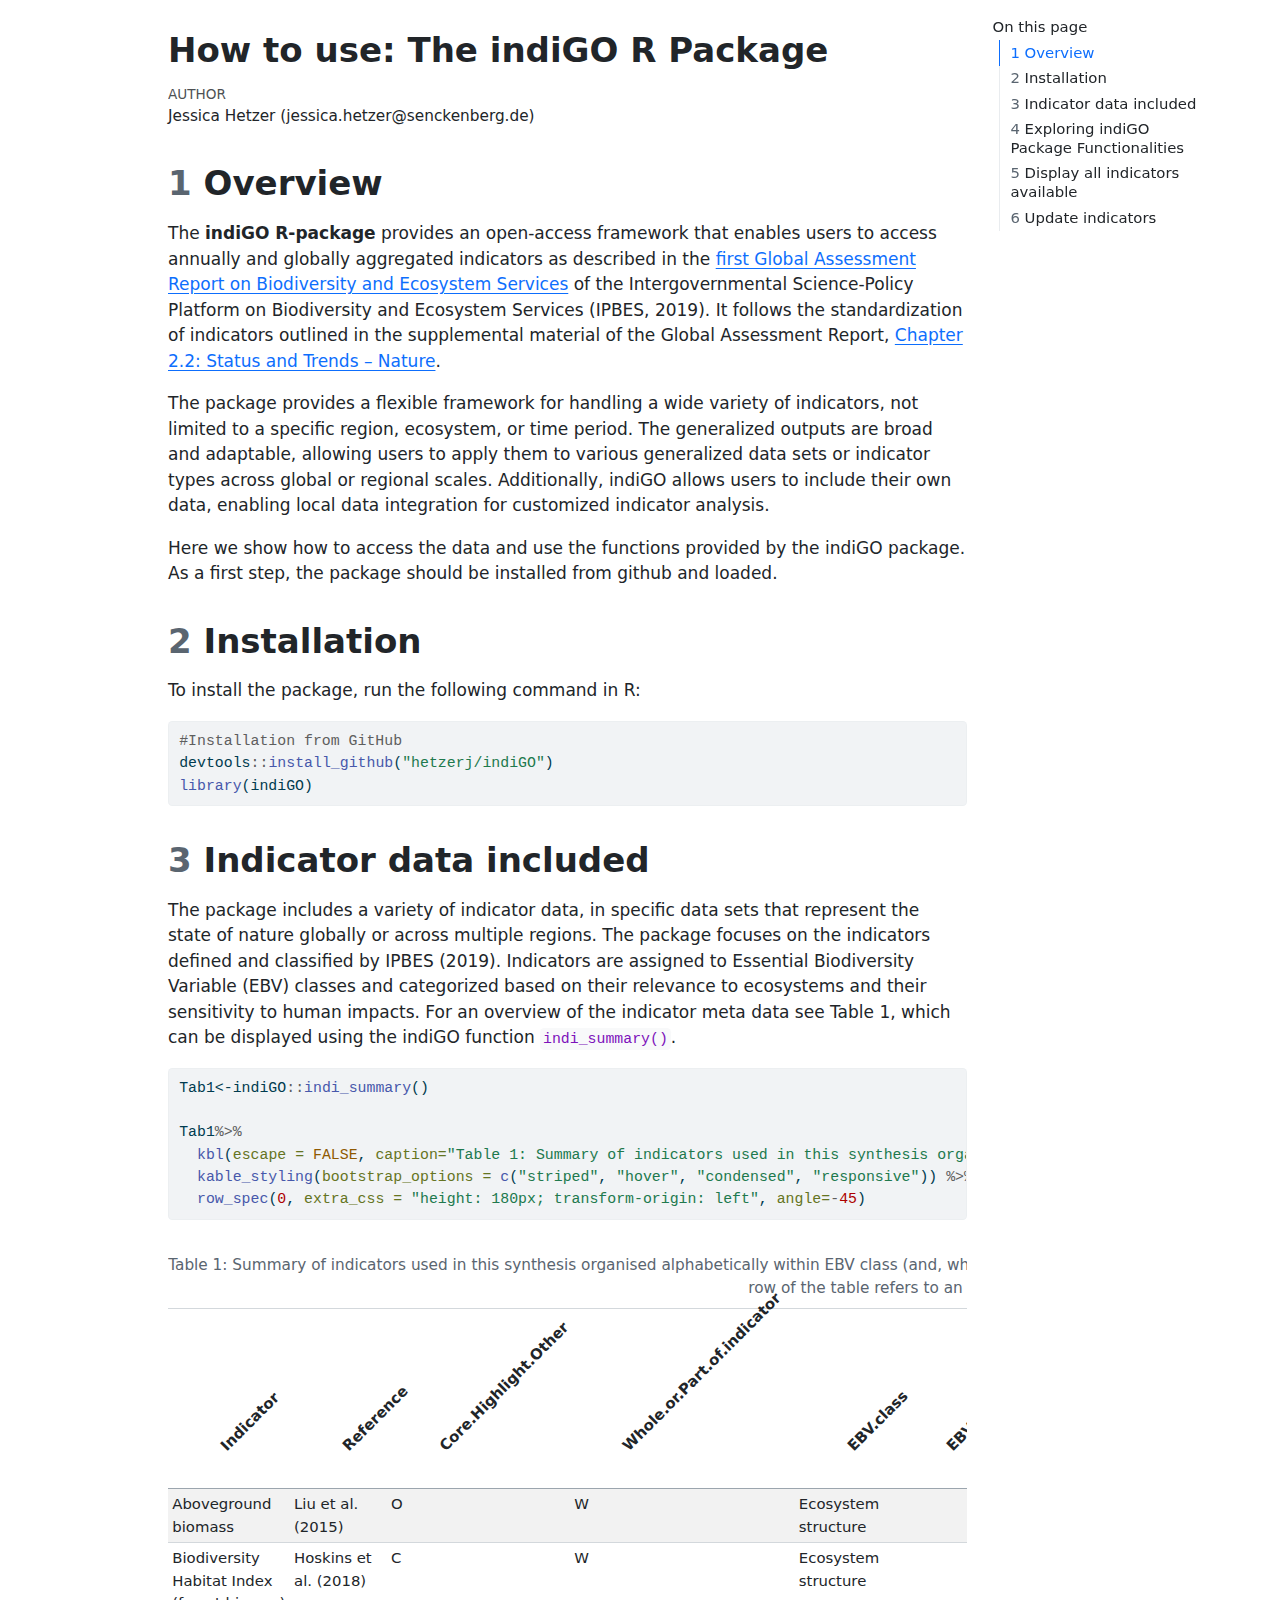
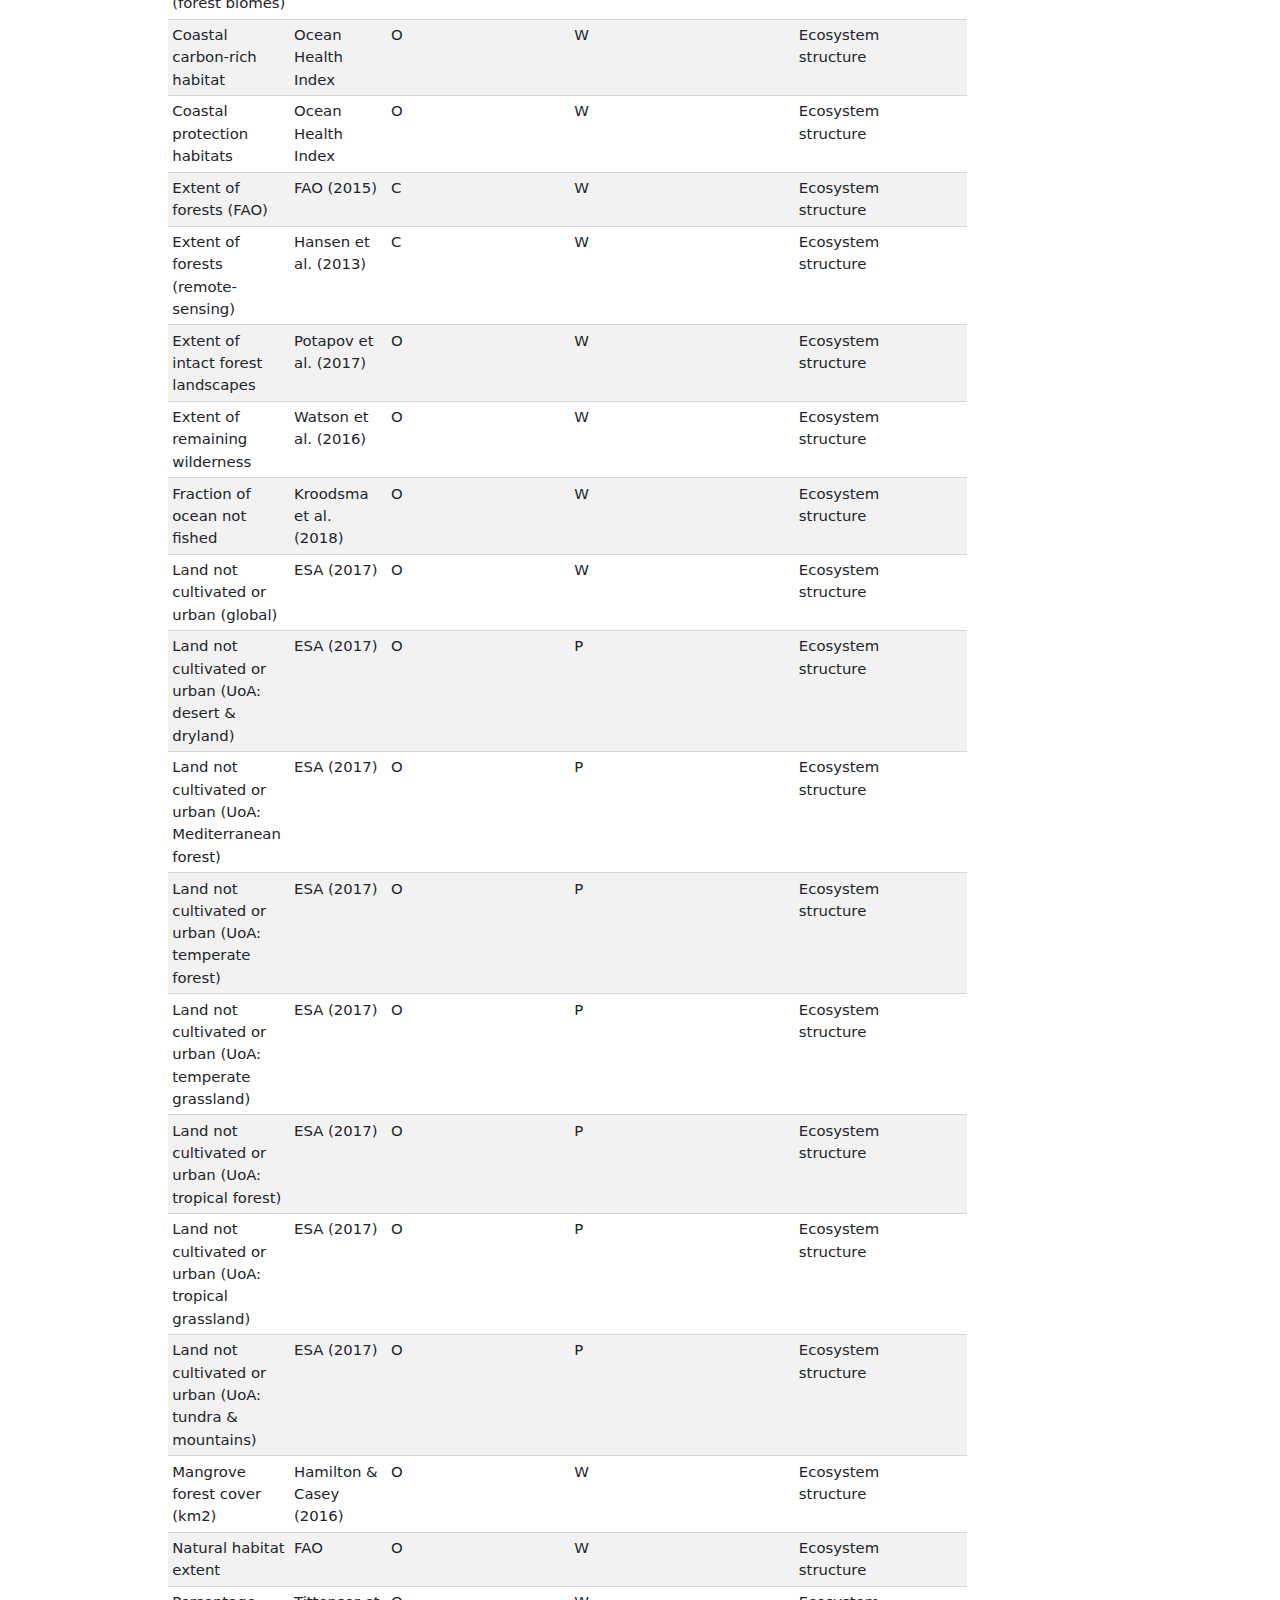
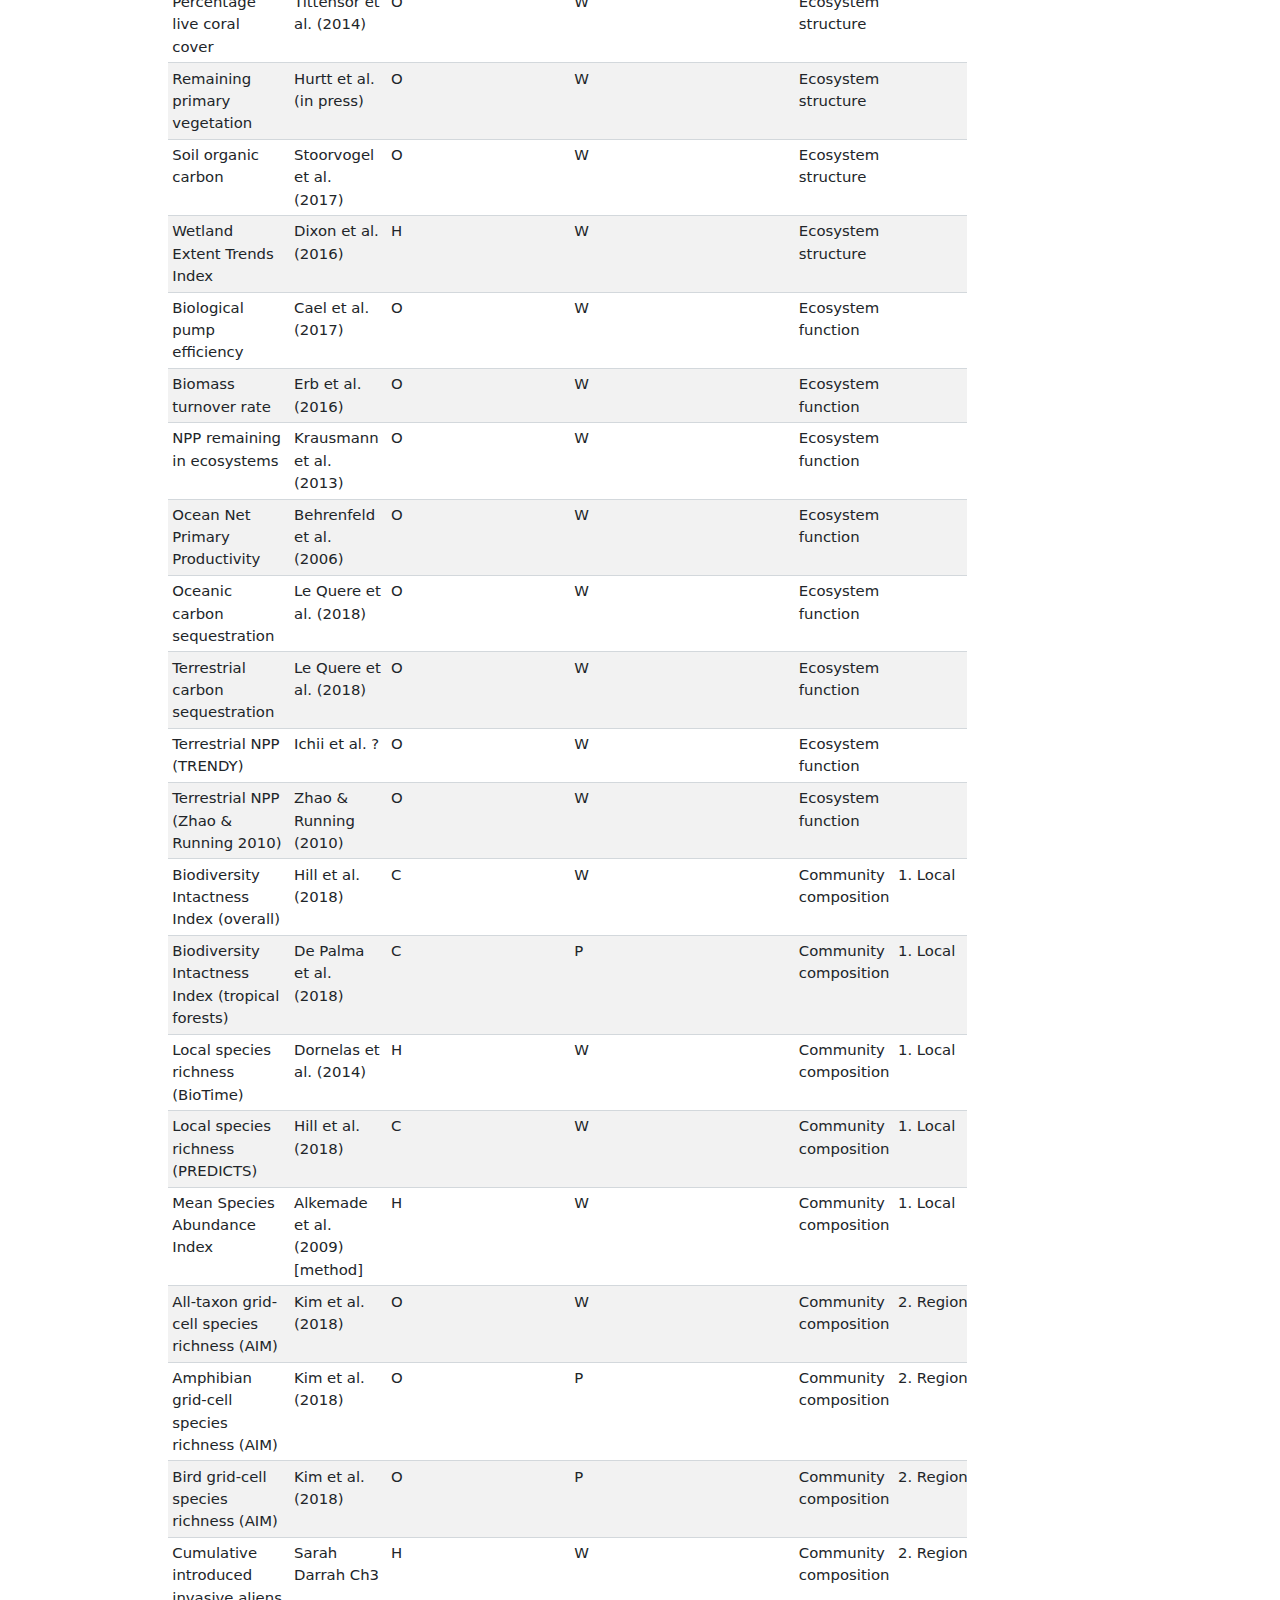
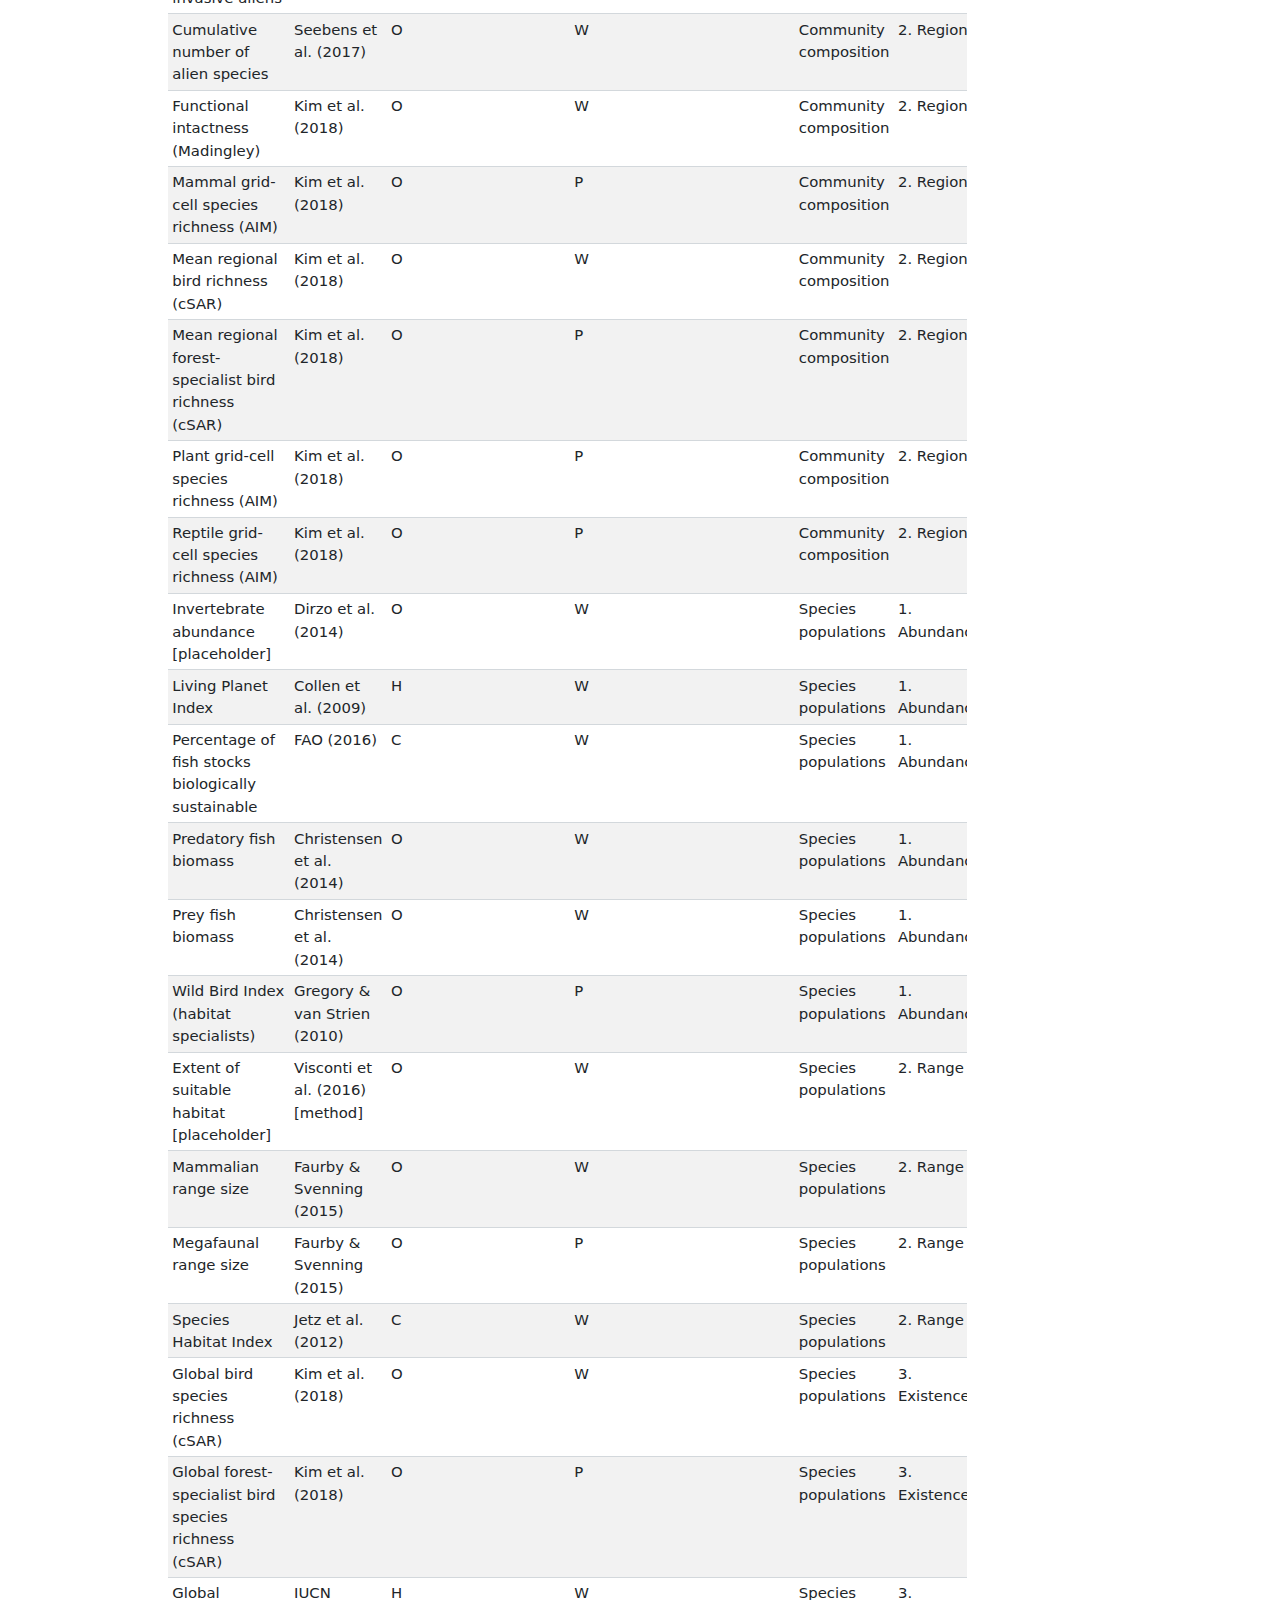
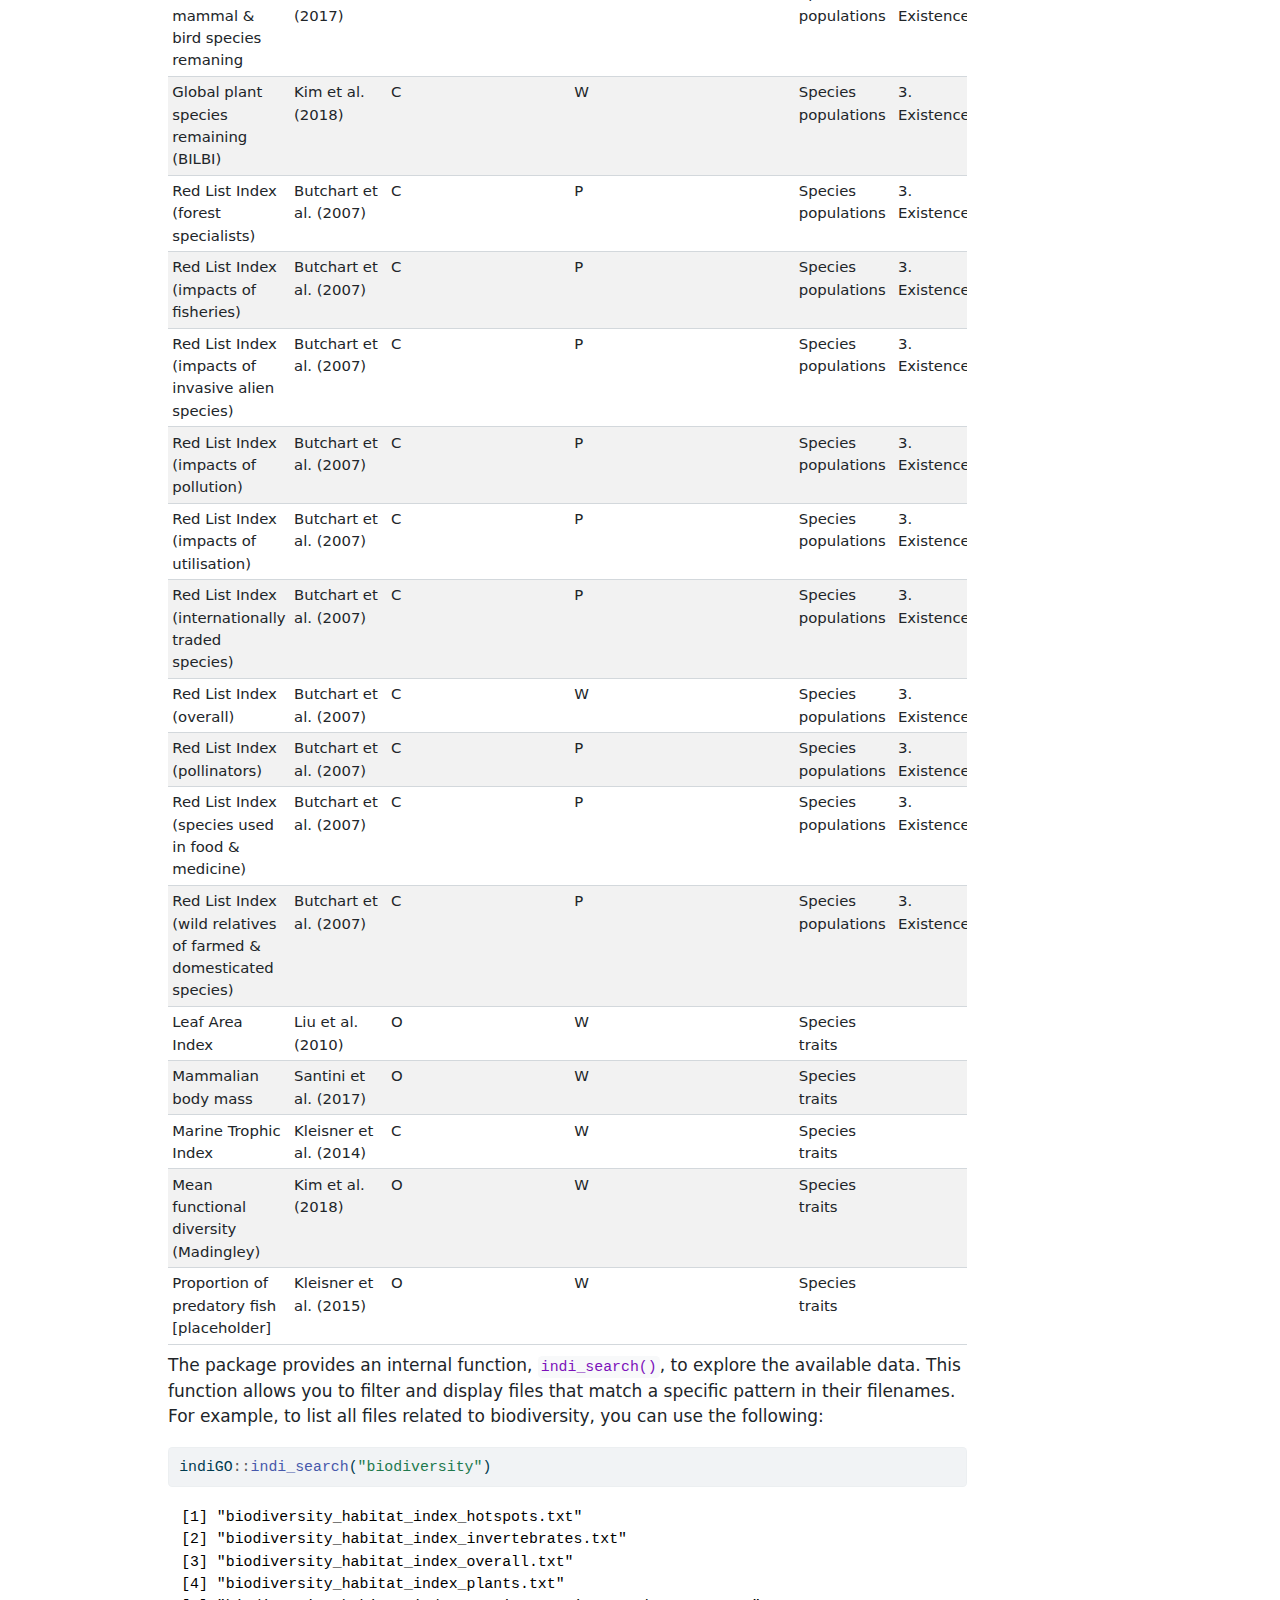
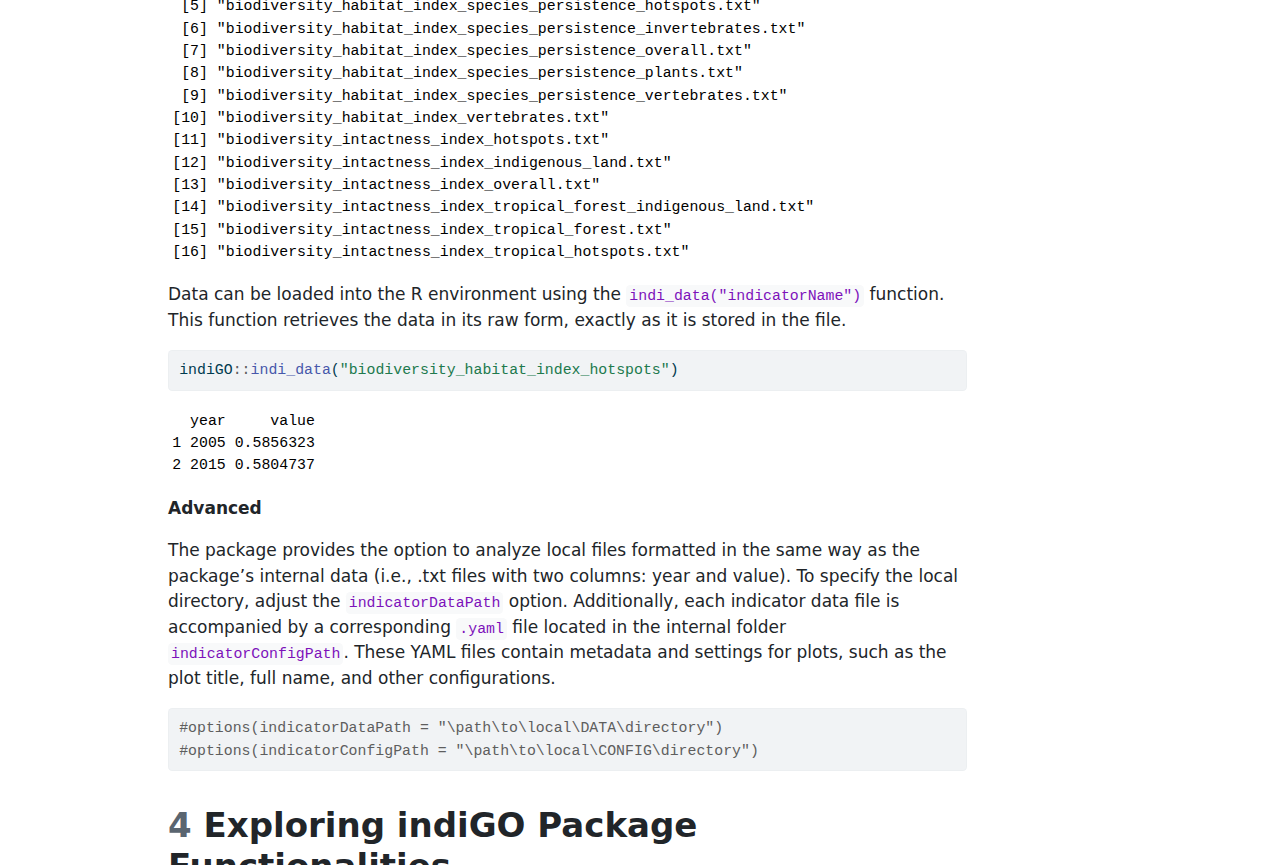
<file: docs/index.html>
<html xmlns="http://www.w3.org/1999/xhtml">    
  <head>      
    <title>Redirect to ia_quarto.html</title>      
    <meta http-equiv="refresh" content="0;URL='ia_quarto.html'" />    
  </head>    
  <body> 
  </body>  
</html>
</file>
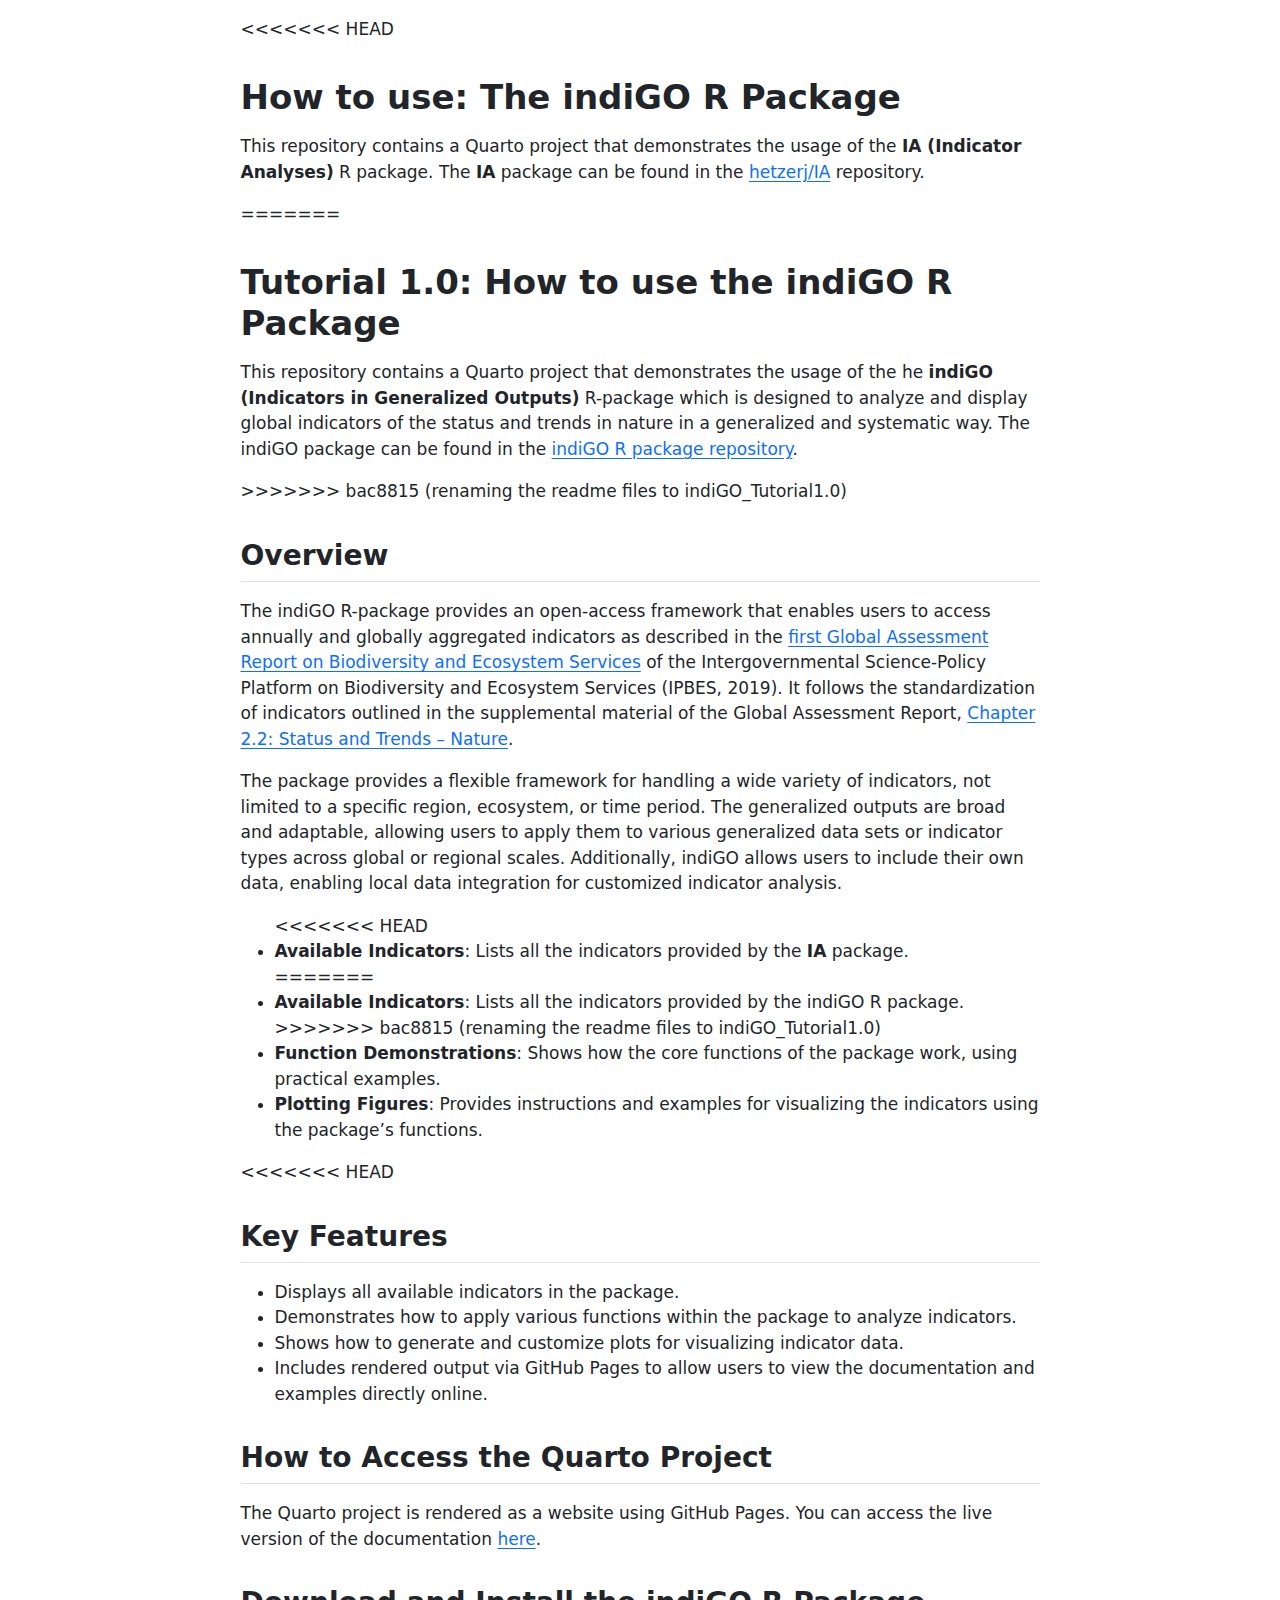
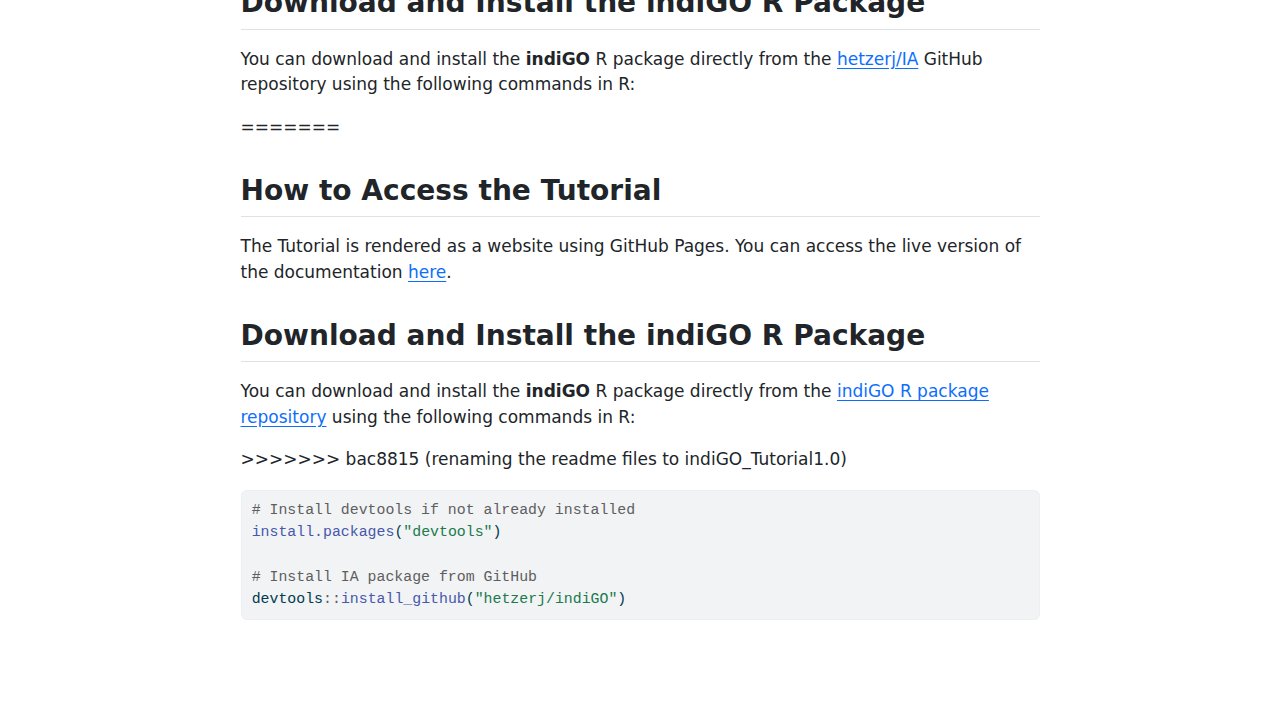
<file: README.html>
<!DOCTYPE html>
<html xmlns="http://www.w3.org/1999/xhtml" lang="en" xml:lang="en"><head>

<meta charset="utf-8">
<meta name="generator" content="quarto-1.5.43">

<meta name="viewport" content="width=device-width, initial-scale=1.0, user-scalable=yes">


<title>readme</title>
<style>
code{white-space: pre-wrap;}
span.smallcaps{font-variant: small-caps;}
div.columns{display: flex; gap: min(4vw, 1.5em);}
div.column{flex: auto; overflow-x: auto;}
div.hanging-indent{margin-left: 1.5em; text-indent: -1.5em;}
ul.task-list{list-style: none;}
ul.task-list li input[type="checkbox"] {
  width: 0.8em;
  margin: 0 0.8em 0.2em -1em; /* quarto-specific, see https://github.com/quarto-dev/quarto-cli/issues/4556 */ 
  vertical-align: middle;
}
/* CSS for syntax highlighting */
pre > code.sourceCode { white-space: pre; position: relative; }
pre > code.sourceCode > span { line-height: 1.25; }
pre > code.sourceCode > span:empty { height: 1.2em; }
.sourceCode { overflow: visible; }
code.sourceCode > span { color: inherit; text-decoration: inherit; }
div.sourceCode { margin: 1em 0; }
pre.sourceCode { margin: 0; }
@media screen {
div.sourceCode { overflow: auto; }
}
@media print {
pre > code.sourceCode { white-space: pre-wrap; }
pre > code.sourceCode > span { display: inline-block; text-indent: -5em; padding-left: 5em; }
}
pre.numberSource code
  { counter-reset: source-line 0; }
pre.numberSource code > span
  { position: relative; left: -4em; counter-increment: source-line; }
pre.numberSource code > span > a:first-child::before
  { content: counter(source-line);
    position: relative; left: -1em; text-align: right; vertical-align: baseline;
    border: none; display: inline-block;
    -webkit-touch-callout: none; -webkit-user-select: none;
    -khtml-user-select: none; -moz-user-select: none;
    -ms-user-select: none; user-select: none;
    padding: 0 4px; width: 4em;
  }
pre.numberSource { margin-left: 3em;  padding-left: 4px; }
div.sourceCode
  {   }
@media screen {
pre > code.sourceCode > span > a:first-child::before { text-decoration: underline; }
}
</style>


<script src="README_files/libs/clipboard/clipboard.min.js"></script>
<script src="README_files/libs/quarto-html/quarto.js"></script>
<script src="README_files/libs/quarto-html/popper.min.js"></script>
<script src="README_files/libs/quarto-html/tippy.umd.min.js"></script>
<script src="README_files/libs/quarto-html/anchor.min.js"></script>
<link href="README_files/libs/quarto-html/tippy.css" rel="stylesheet">
<link href="README_files/libs/quarto-html/quarto-syntax-highlighting.css" rel="stylesheet" id="quarto-text-highlighting-styles">
<script src="README_files/libs/bootstrap/bootstrap.min.js"></script>
<link href="README_files/libs/bootstrap/bootstrap-icons.css" rel="stylesheet">
<link href="README_files/libs/bootstrap/bootstrap.min.css" rel="stylesheet" id="quarto-bootstrap" data-mode="light">


</head>

<body class="fullcontent">

<div id="quarto-content" class="page-columns page-rows-contents page-layout-article">

<main class="content" id="quarto-document-content">




<<<<<<< HEAD
<section id="how-to-use-the-indigo-r-package" class="level1">
<h1>How to use: The indiGO R Package</h1>
<p>This repository contains a Quarto project that demonstrates the usage of the <strong>IA (Indicator Analyses)</strong> R package. The <strong>IA</strong> package can be found in the <a href="https://github.com/hetzerj/IA">hetzerj/IA</a> repository.</p>
=======
<section id="tutorial-1.0-how-to-use-the-indigo-r-package" class="level1">
<h1>Tutorial 1.0: How to use the indiGO R Package</h1>
<p>This repository contains a Quarto project that demonstrates the usage of the he <strong>indiGO (Indicators in Generalized Outputs)</strong> R-package which is designed to analyze and display global indicators of the status and trends in nature in a generalized and systematic way. The indiGO package can be found in the <a href="https://github.com/hetzerj/indiGO">indiGO R package repository</a>.</p>
>>>>>>> bac8815 (renaming the readme files to indiGO_Tutorial1.0)
<section id="overview" class="level2">
<h2 class="anchored" data-anchor-id="overview">Overview</h2>
<p>The indiGO R-package provides an open-access framework that enables users to access annually and globally aggregated indicators as described in the <a href="https://doi.org/10.5281/zenodo.3831673">first Global Assessment Report on Biodiversity and Ecosystem Services</a> of the Intergovernmental Science-Policy Platform on Biodiversity and Ecosystem Services (IPBES, 2019). It follows the standardization of indicators outlined in the supplemental material of the Global Assessment Report, <a href="https://doi.org/10.5281/zenodo.3832005">Chapter 2.2: Status and Trends – Nature</a>.</p>
<p>The package provides a flexible framework for handling a wide variety of indicators, not limited to a specific region, ecosystem, or time period. The generalized outputs are broad and adaptable, allowing users to apply them to various generalized data sets or indicator types across global or regional scales. Additionally, indiGO allows users to include their own data, enabling local data integration for customized indicator analysis.</p>
<ul>
<<<<<<< HEAD
<li><strong>Available Indicators</strong>: Lists all the indicators provided by the <strong>IA</strong> package.</li>
=======
<li><strong>Available Indicators</strong>: Lists all the indicators provided by the indiGO R package.</li>
>>>>>>> bac8815 (renaming the readme files to indiGO_Tutorial1.0)
<li><strong>Function Demonstrations</strong>: Shows how the core functions of the package work, using practical examples.</li>
<li><strong>Plotting Figures</strong>: Provides instructions and examples for visualizing the indicators using the package’s functions.</li>
</ul>
</section>
<<<<<<< HEAD
<section id="key-features" class="level2">
<h2 class="anchored" data-anchor-id="key-features">Key Features</h2>
<ul>
<li>Displays all available indicators in the package.</li>
<li>Demonstrates how to apply various functions within the package to analyze indicators.</li>
<li>Shows how to generate and customize plots for visualizing indicator data.</li>
<li>Includes rendered output via GitHub Pages to allow users to view the documentation and examples directly online.</li>
</ul>
</section>
<section id="how-to-access-the-quarto-project" class="level2">
<h2 class="anchored" data-anchor-id="how-to-access-the-quarto-project">How to Access the Quarto Project</h2>
<p>The Quarto project is rendered as a website using GitHub Pages. You can access the live version of the documentation <a href="https://hetzerj.github.io/IA_quarto/">here</a>.</p>
</section>
<section id="download-and-install-the-indigo-r-package" class="level2">
<h2 class="anchored" data-anchor-id="download-and-install-the-indigo-r-package">Download and Install the indiGO R Package</h2>
<p>You can download and install the <strong>indiGO</strong> R package directly from the <a href="https://github.com/hetzerj/indiGO">hetzerj/IA</a> GitHub repository using the following commands in R:</p>
=======
<section id="how-to-access-the-tutorial" class="level2">
<h2 class="anchored" data-anchor-id="how-to-access-the-tutorial">How to Access the Tutorial</h2>
<p>The Tutorial is rendered as a website using GitHub Pages. You can access the live version of the documentation <a href="https://hetzerj.github.io/IA_quarto/">here</a>.</p>
</section>
<section id="download-and-install-the-indigo-r-package" class="level2">
<h2 class="anchored" data-anchor-id="download-and-install-the-indigo-r-package">Download and Install the indiGO R Package</h2>
<p>You can download and install the <strong>indiGO</strong> R package directly from the <a href="https://github.com/hetzerj/indiGO">indiGO R package repository</a> using the following commands in R:</p>
>>>>>>> bac8815 (renaming the readme files to indiGO_Tutorial1.0)
<div class="sourceCode" id="cb1"><pre class="sourceCode r code-with-copy"><code class="sourceCode r"><span id="cb1-1"><a href="#cb1-1" aria-hidden="true" tabindex="-1"></a><span class="co"># Install devtools if not already installed</span></span>
<span id="cb1-2"><a href="#cb1-2" aria-hidden="true" tabindex="-1"></a><span class="fu">install.packages</span>(<span class="st">"devtools"</span>)</span>
<span id="cb1-3"><a href="#cb1-3" aria-hidden="true" tabindex="-1"></a></span>
<span id="cb1-4"><a href="#cb1-4" aria-hidden="true" tabindex="-1"></a><span class="co"># Install IA package from GitHub</span></span>
<span id="cb1-5"><a href="#cb1-5" aria-hidden="true" tabindex="-1"></a>devtools<span class="sc">::</span><span class="fu">install_github</span>(<span class="st">"hetzerj/indiGO"</span>)</span></code><button title="Copy to Clipboard" class="code-copy-button"><i class="bi"></i></button></pre></div>
</section>
</section>

</main>
<!-- /main column -->
<script id="quarto-html-after-body" type="application/javascript">
window.document.addEventListener("DOMContentLoaded", function (event) {
  const toggleBodyColorMode = (bsSheetEl) => {
    const mode = bsSheetEl.getAttribute("data-mode");
    const bodyEl = window.document.querySelector("body");
    if (mode === "dark") {
      bodyEl.classList.add("quarto-dark");
      bodyEl.classList.remove("quarto-light");
    } else {
      bodyEl.classList.add("quarto-light");
      bodyEl.classList.remove("quarto-dark");
    }
  }
  const toggleBodyColorPrimary = () => {
    const bsSheetEl = window.document.querySelector("link#quarto-bootstrap");
    if (bsSheetEl) {
      toggleBodyColorMode(bsSheetEl);
    }
  }
  toggleBodyColorPrimary();  
  const icon = "";
  const anchorJS = new window.AnchorJS();
  anchorJS.options = {
    placement: 'right',
    icon: icon
  };
  anchorJS.add('.anchored');
  const isCodeAnnotation = (el) => {
    for (const clz of el.classList) {
      if (clz.startsWith('code-annotation-')) {                     
        return true;
      }
    }
    return false;
  }
  const onCopySuccess = function(e) {
    // button target
    const button = e.trigger;
    // don't keep focus
    button.blur();
    // flash "checked"
    button.classList.add('code-copy-button-checked');
    var currentTitle = button.getAttribute("title");
    button.setAttribute("title", "Copied!");
    let tooltip;
    if (window.bootstrap) {
      button.setAttribute("data-bs-toggle", "tooltip");
      button.setAttribute("data-bs-placement", "left");
      button.setAttribute("data-bs-title", "Copied!");
      tooltip = new bootstrap.Tooltip(button, 
        { trigger: "manual", 
          customClass: "code-copy-button-tooltip",
          offset: [0, -8]});
      tooltip.show();    
    }
    setTimeout(function() {
      if (tooltip) {
        tooltip.hide();
        button.removeAttribute("data-bs-title");
        button.removeAttribute("data-bs-toggle");
        button.removeAttribute("data-bs-placement");
      }
      button.setAttribute("title", currentTitle);
      button.classList.remove('code-copy-button-checked');
    }, 1000);
    // clear code selection
    e.clearSelection();
  }
  const getTextToCopy = function(trigger) {
      const codeEl = trigger.previousElementSibling.cloneNode(true);
      for (const childEl of codeEl.children) {
        if (isCodeAnnotation(childEl)) {
          childEl.remove();
        }
      }
      return codeEl.innerText;
  }
  const clipboard = new window.ClipboardJS('.code-copy-button:not([data-in-quarto-modal])', {
    text: getTextToCopy
  });
  clipboard.on('success', onCopySuccess);
  if (window.document.getElementById('quarto-embedded-source-code-modal')) {
    // For code content inside modals, clipBoardJS needs to be initialized with a container option
    // TODO: Check when it could be a function (https://github.com/zenorocha/clipboard.js/issues/860)
    const clipboardModal = new window.ClipboardJS('.code-copy-button[data-in-quarto-modal]', {
      text: getTextToCopy,
      container: window.document.getElementById('quarto-embedded-source-code-modal')
    });
    clipboardModal.on('success', onCopySuccess);
  }
    var localhostRegex = new RegExp(/^(?:http|https):\/\/localhost\:?[0-9]*\//);
    var mailtoRegex = new RegExp(/^mailto:/);
      var filterRegex = new RegExp('/' + window.location.host + '/');
    var isInternal = (href) => {
        return filterRegex.test(href) || localhostRegex.test(href) || mailtoRegex.test(href);
    }
    // Inspect non-navigation links and adorn them if external
 	var links = window.document.querySelectorAll('a[href]:not(.nav-link):not(.navbar-brand):not(.toc-action):not(.sidebar-link):not(.sidebar-item-toggle):not(.pagination-link):not(.no-external):not([aria-hidden]):not(.dropdown-item):not(.quarto-navigation-tool):not(.about-link)');
    for (var i=0; i<links.length; i++) {
      const link = links[i];
      if (!isInternal(link.href)) {
        // undo the damage that might have been done by quarto-nav.js in the case of
        // links that we want to consider external
        if (link.dataset.originalHref !== undefined) {
          link.href = link.dataset.originalHref;
        }
      }
    }
  function tippyHover(el, contentFn, onTriggerFn, onUntriggerFn) {
    const config = {
      allowHTML: true,
      maxWidth: 500,
      delay: 100,
      arrow: false,
      appendTo: function(el) {
          return el.parentElement;
      },
      interactive: true,
      interactiveBorder: 10,
      theme: 'quarto',
      placement: 'bottom-start',
    };
    if (contentFn) {
      config.content = contentFn;
    }
    if (onTriggerFn) {
      config.onTrigger = onTriggerFn;
    }
    if (onUntriggerFn) {
      config.onUntrigger = onUntriggerFn;
    }
    window.tippy(el, config); 
  }
  const noterefs = window.document.querySelectorAll('a[role="doc-noteref"]');
  for (var i=0; i<noterefs.length; i++) {
    const ref = noterefs[i];
    tippyHover(ref, function() {
      // use id or data attribute instead here
      let href = ref.getAttribute('data-footnote-href') || ref.getAttribute('href');
      try { href = new URL(href).hash; } catch {}
      const id = href.replace(/^#\/?/, "");
      const note = window.document.getElementById(id);
      if (note) {
        return note.innerHTML;
      } else {
        return "";
      }
    });
  }
  const xrefs = window.document.querySelectorAll('a.quarto-xref');
  const processXRef = (id, note) => {
    // Strip column container classes
    const stripColumnClz = (el) => {
      el.classList.remove("page-full", "page-columns");
      if (el.children) {
        for (const child of el.children) {
          stripColumnClz(child);
        }
      }
    }
    stripColumnClz(note)
    if (id === null || id.startsWith('sec-')) {
      // Special case sections, only their first couple elements
      const container = document.createElement("div");
      if (note.children && note.children.length > 2) {
        container.appendChild(note.children[0].cloneNode(true));
        for (let i = 1; i < note.children.length; i++) {
          const child = note.children[i];
          if (child.tagName === "P" && child.innerText === "") {
            continue;
          } else {
            container.appendChild(child.cloneNode(true));
            break;
          }
        }
        if (window.Quarto?.typesetMath) {
          window.Quarto.typesetMath(container);
        }
        return container.innerHTML
      } else {
        if (window.Quarto?.typesetMath) {
          window.Quarto.typesetMath(note);
        }
        return note.innerHTML;
      }
    } else {
      // Remove any anchor links if they are present
      const anchorLink = note.querySelector('a.anchorjs-link');
      if (anchorLink) {
        anchorLink.remove();
      }
      if (window.Quarto?.typesetMath) {
        window.Quarto.typesetMath(note);
      }
      // TODO in 1.5, we should make sure this works without a callout special case
      if (note.classList.contains("callout")) {
        return note.outerHTML;
      } else {
        return note.innerHTML;
      }
    }
  }
  for (var i=0; i<xrefs.length; i++) {
    const xref = xrefs[i];
    tippyHover(xref, undefined, function(instance) {
      instance.disable();
      let url = xref.getAttribute('href');
      let hash = undefined; 
      if (url.startsWith('#')) {
        hash = url;
      } else {
        try { hash = new URL(url).hash; } catch {}
      }
      if (hash) {
        const id = hash.replace(/^#\/?/, "");
        const note = window.document.getElementById(id);
        if (note !== null) {
          try {
            const html = processXRef(id, note.cloneNode(true));
            instance.setContent(html);
          } finally {
            instance.enable();
            instance.show();
          }
        } else {
          // See if we can fetch this
          fetch(url.split('#')[0])
          .then(res => res.text())
          .then(html => {
            const parser = new DOMParser();
            const htmlDoc = parser.parseFromString(html, "text/html");
            const note = htmlDoc.getElementById(id);
            if (note !== null) {
              const html = processXRef(id, note);
              instance.setContent(html);
            } 
          }).finally(() => {
            instance.enable();
            instance.show();
          });
        }
      } else {
        // See if we can fetch a full url (with no hash to target)
        // This is a special case and we should probably do some content thinning / targeting
        fetch(url)
        .then(res => res.text())
        .then(html => {
          const parser = new DOMParser();
          const htmlDoc = parser.parseFromString(html, "text/html");
          const note = htmlDoc.querySelector('main.content');
          if (note !== null) {
            // This should only happen for chapter cross references
            // (since there is no id in the URL)
            // remove the first header
            if (note.children.length > 0 && note.children[0].tagName === "HEADER") {
              note.children[0].remove();
            }
            const html = processXRef(null, note);
            instance.setContent(html);
          } 
        }).finally(() => {
          instance.enable();
          instance.show();
        });
      }
    }, function(instance) {
    });
  }
      let selectedAnnoteEl;
      const selectorForAnnotation = ( cell, annotation) => {
        let cellAttr = 'data-code-cell="' + cell + '"';
        let lineAttr = 'data-code-annotation="' +  annotation + '"';
        const selector = 'span[' + cellAttr + '][' + lineAttr + ']';
        return selector;
      }
      const selectCodeLines = (annoteEl) => {
        const doc = window.document;
        const targetCell = annoteEl.getAttribute("data-target-cell");
        const targetAnnotation = annoteEl.getAttribute("data-target-annotation");
        const annoteSpan = window.document.querySelector(selectorForAnnotation(targetCell, targetAnnotation));
        const lines = annoteSpan.getAttribute("data-code-lines").split(",");
        const lineIds = lines.map((line) => {
          return targetCell + "-" + line;
        })
        let top = null;
        let height = null;
        let parent = null;
        if (lineIds.length > 0) {
            //compute the position of the single el (top and bottom and make a div)
            const el = window.document.getElementById(lineIds[0]);
            top = el.offsetTop;
            height = el.offsetHeight;
            parent = el.parentElement.parentElement;
          if (lineIds.length > 1) {
            const lastEl = window.document.getElementById(lineIds[lineIds.length - 1]);
            const bottom = lastEl.offsetTop + lastEl.offsetHeight;
            height = bottom - top;
          }
          if (top !== null && height !== null && parent !== null) {
            // cook up a div (if necessary) and position it 
            let div = window.document.getElementById("code-annotation-line-highlight");
            if (div === null) {
              div = window.document.createElement("div");
              div.setAttribute("id", "code-annotation-line-highlight");
              div.style.position = 'absolute';
              parent.appendChild(div);
            }
            div.style.top = top - 2 + "px";
            div.style.height = height + 4 + "px";
            div.style.left = 0;
            let gutterDiv = window.document.getElementById("code-annotation-line-highlight-gutter");
            if (gutterDiv === null) {
              gutterDiv = window.document.createElement("div");
              gutterDiv.setAttribute("id", "code-annotation-line-highlight-gutter");
              gutterDiv.style.position = 'absolute';
              const codeCell = window.document.getElementById(targetCell);
              const gutter = codeCell.querySelector('.code-annotation-gutter');
              gutter.appendChild(gutterDiv);
            }
            gutterDiv.style.top = top - 2 + "px";
            gutterDiv.style.height = height + 4 + "px";
          }
          selectedAnnoteEl = annoteEl;
        }
      };
      const unselectCodeLines = () => {
        const elementsIds = ["code-annotation-line-highlight", "code-annotation-line-highlight-gutter"];
        elementsIds.forEach((elId) => {
          const div = window.document.getElementById(elId);
          if (div) {
            div.remove();
          }
        });
        selectedAnnoteEl = undefined;
      };
        // Handle positioning of the toggle
    window.addEventListener(
      "resize",
      throttle(() => {
        elRect = undefined;
        if (selectedAnnoteEl) {
          selectCodeLines(selectedAnnoteEl);
        }
      }, 10)
    );
    function throttle(fn, ms) {
    let throttle = false;
    let timer;
      return (...args) => {
        if(!throttle) { // first call gets through
            fn.apply(this, args);
            throttle = true;
        } else { // all the others get throttled
            if(timer) clearTimeout(timer); // cancel #2
            timer = setTimeout(() => {
              fn.apply(this, args);
              timer = throttle = false;
            }, ms);
        }
      };
    }
      // Attach click handler to the DT
      const annoteDls = window.document.querySelectorAll('dt[data-target-cell]');
      for (const annoteDlNode of annoteDls) {
        annoteDlNode.addEventListener('click', (event) => {
          const clickedEl = event.target;
          if (clickedEl !== selectedAnnoteEl) {
            unselectCodeLines();
            const activeEl = window.document.querySelector('dt[data-target-cell].code-annotation-active');
            if (activeEl) {
              activeEl.classList.remove('code-annotation-active');
            }
            selectCodeLines(clickedEl);
            clickedEl.classList.add('code-annotation-active');
          } else {
            // Unselect the line
            unselectCodeLines();
            clickedEl.classList.remove('code-annotation-active');
          }
        });
      }
  const findCites = (el) => {
    const parentEl = el.parentElement;
    if (parentEl) {
      const cites = parentEl.dataset.cites;
      if (cites) {
        return {
          el,
          cites: cites.split(' ')
        };
      } else {
        return findCites(el.parentElement)
      }
    } else {
      return undefined;
    }
  };
  var bibliorefs = window.document.querySelectorAll('a[role="doc-biblioref"]');
  for (var i=0; i<bibliorefs.length; i++) {
    const ref = bibliorefs[i];
    const citeInfo = findCites(ref);
    if (citeInfo) {
      tippyHover(citeInfo.el, function() {
        var popup = window.document.createElement('div');
        citeInfo.cites.forEach(function(cite) {
          var citeDiv = window.document.createElement('div');
          citeDiv.classList.add('hanging-indent');
          citeDiv.classList.add('csl-entry');
          var biblioDiv = window.document.getElementById('ref-' + cite);
          if (biblioDiv) {
            citeDiv.innerHTML = biblioDiv.innerHTML;
          }
          popup.appendChild(citeDiv);
        });
        return popup.innerHTML;
      });
    }
  }
});
</script>
</div> <!-- /content -->




</body></html>
</file>
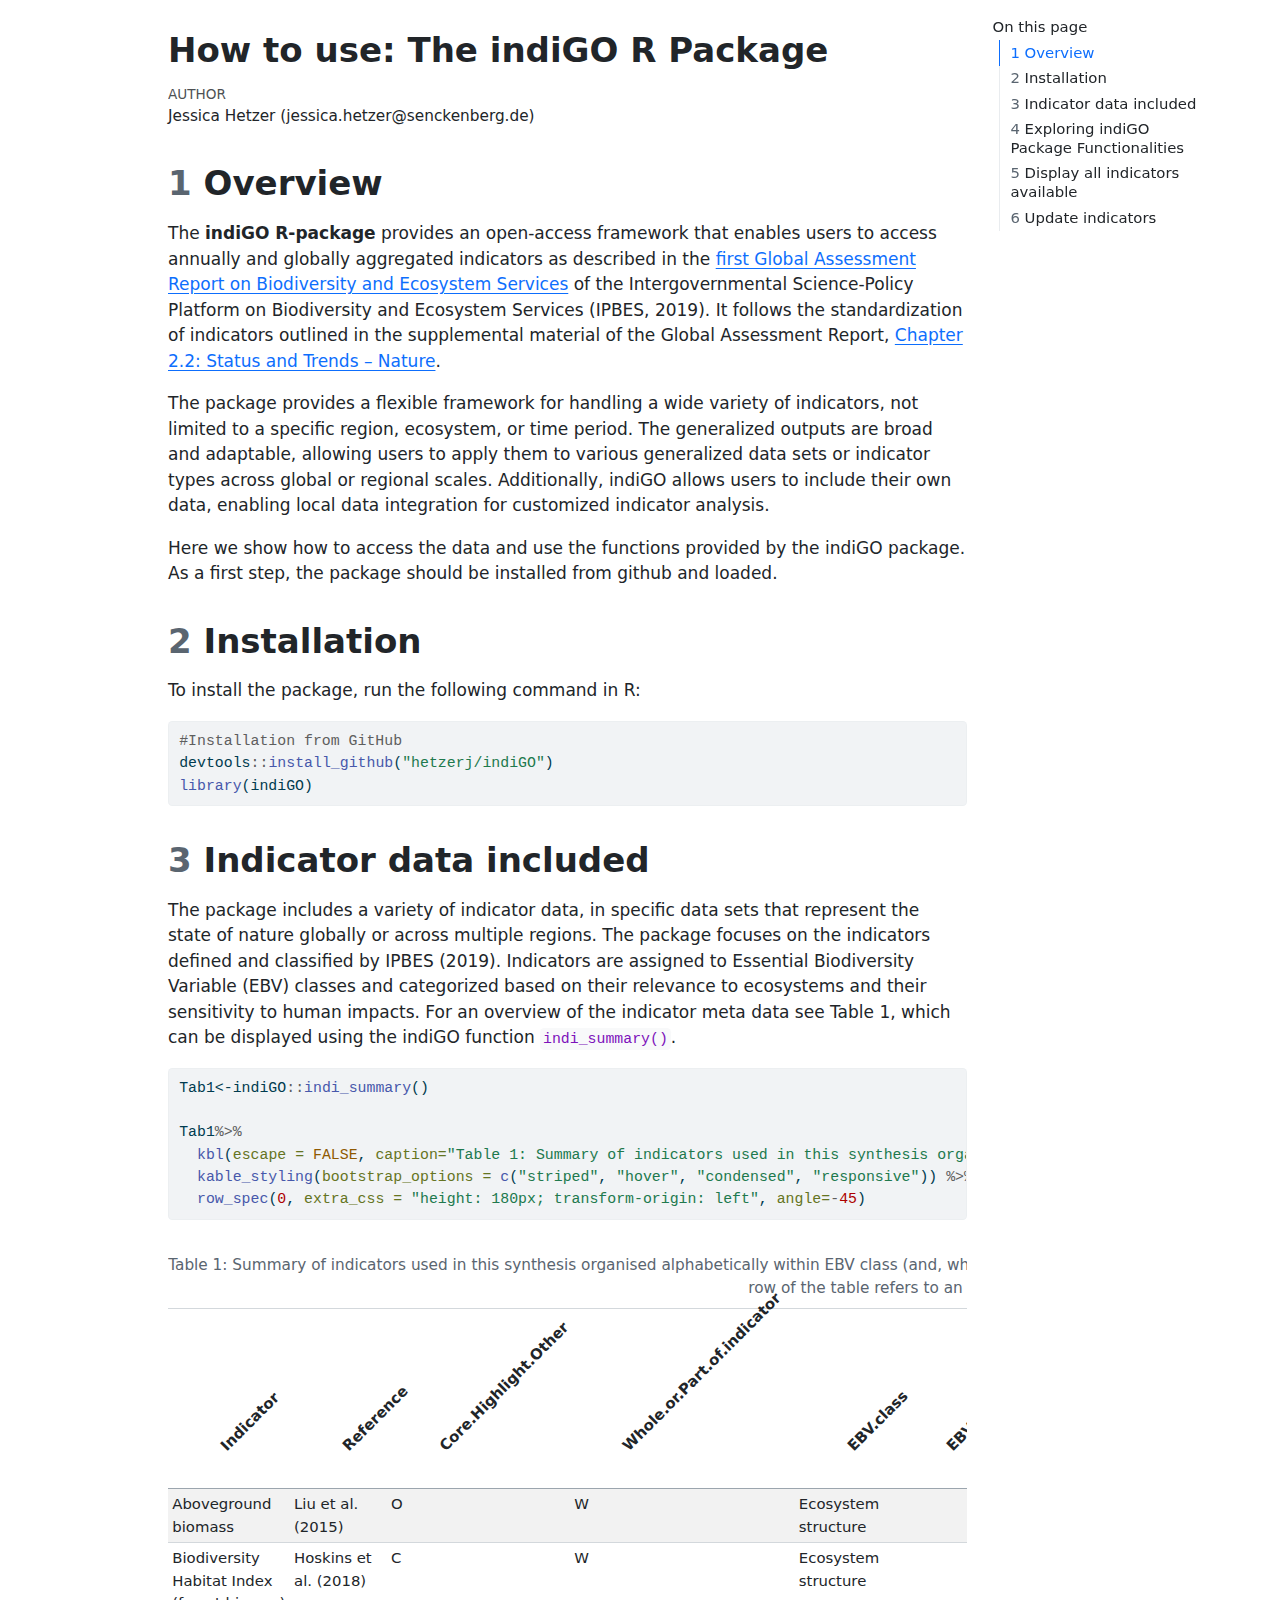
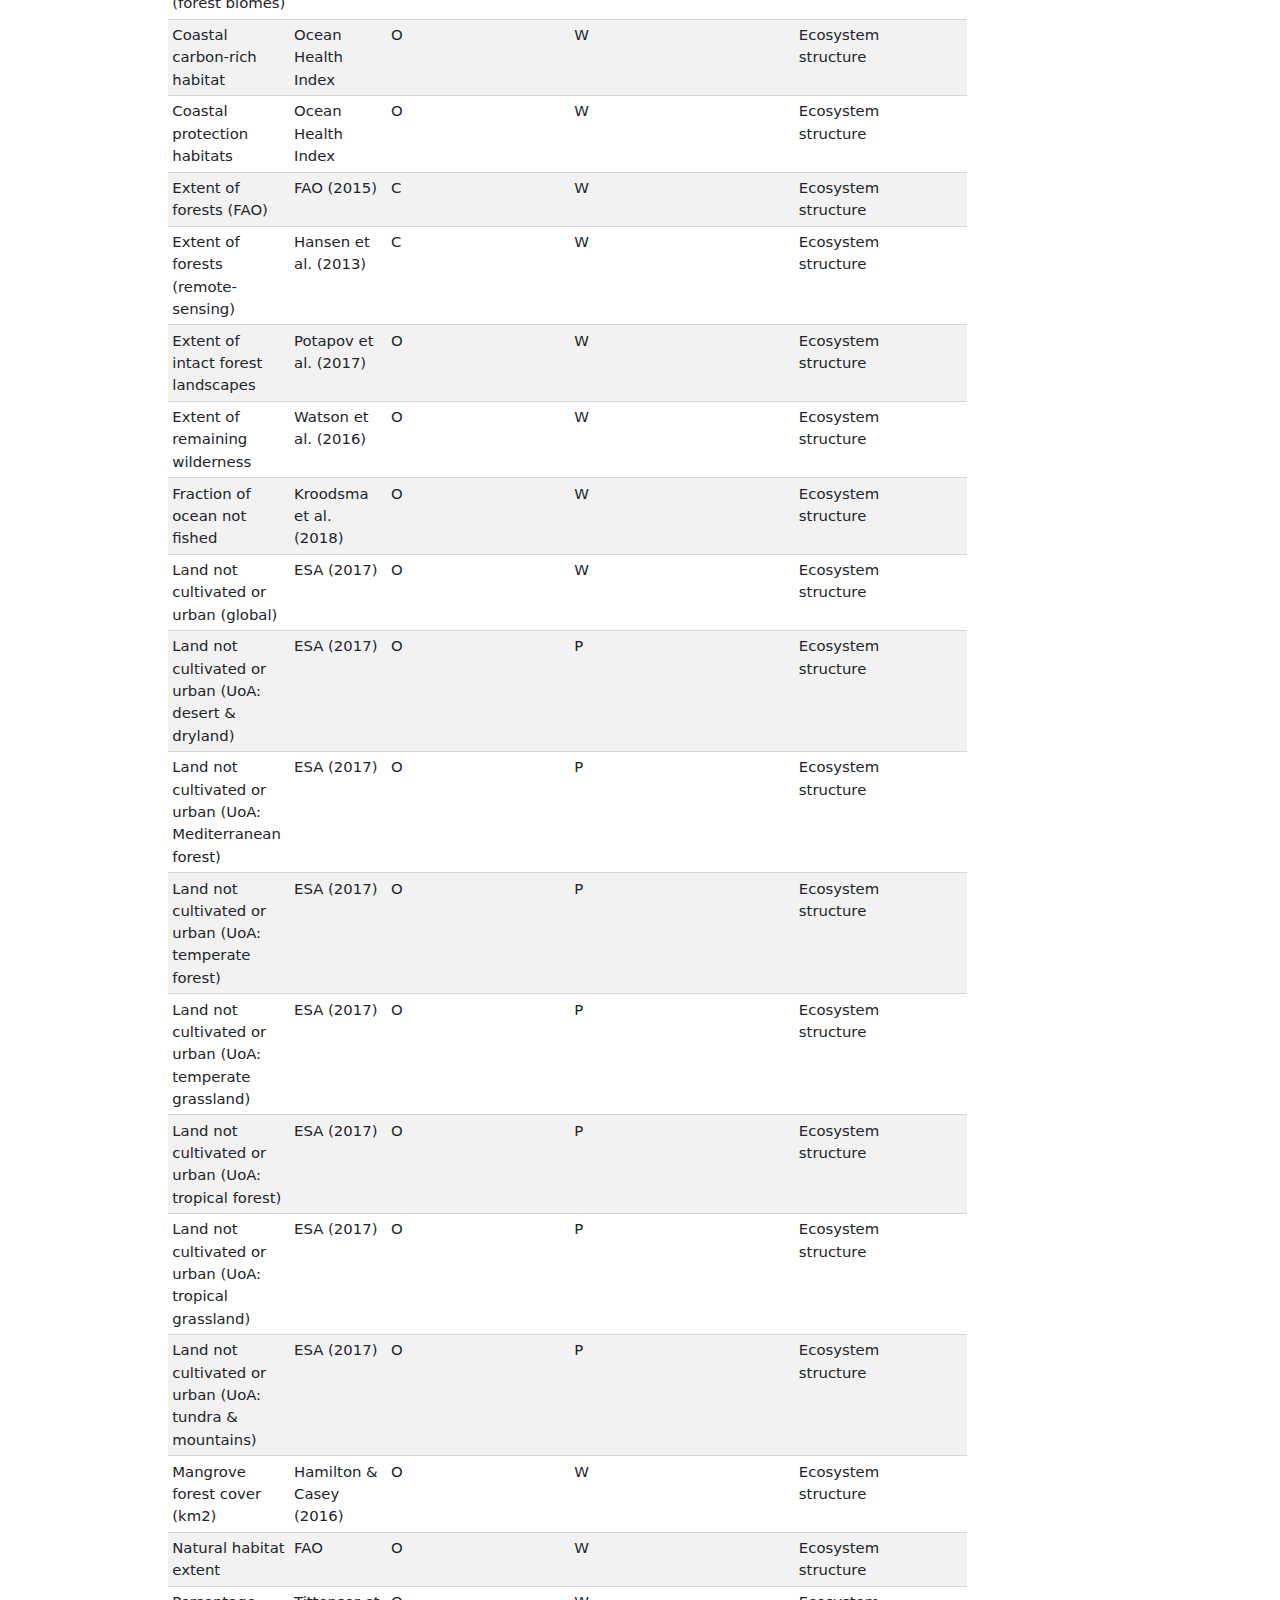
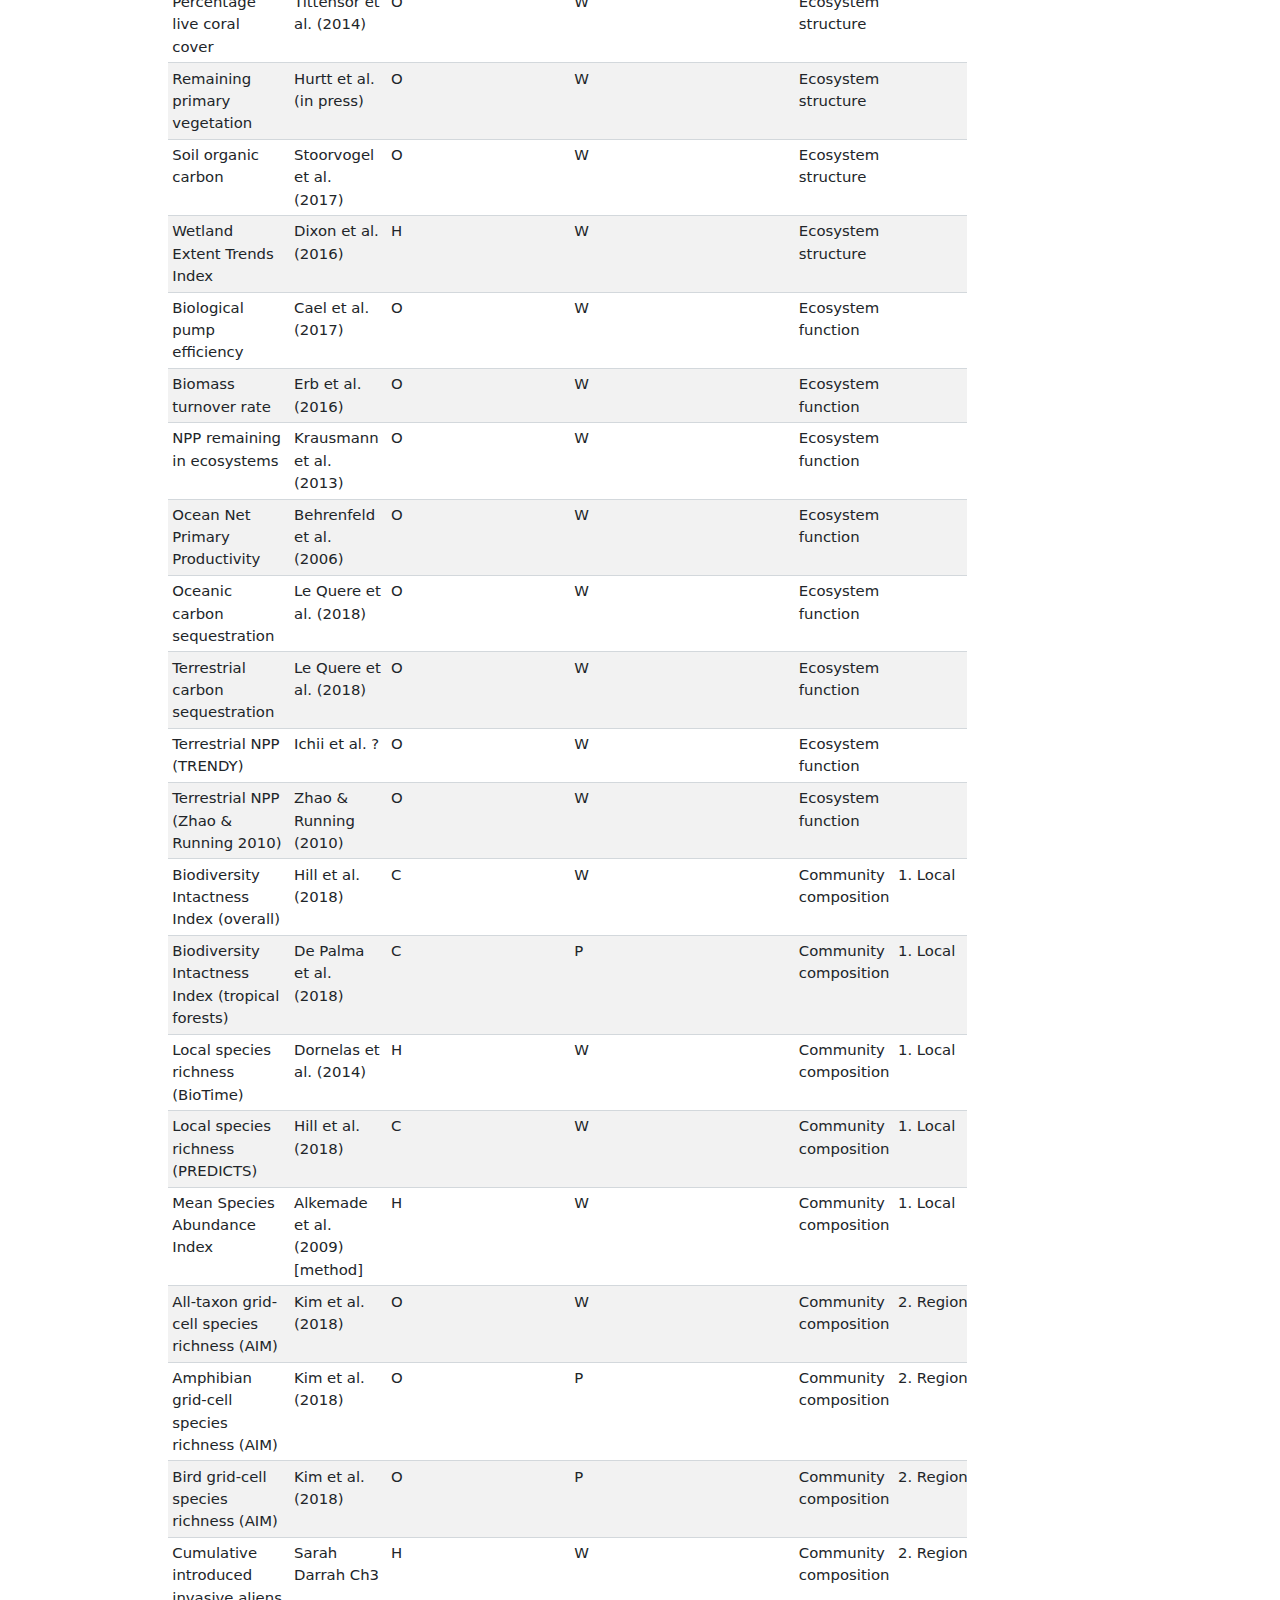
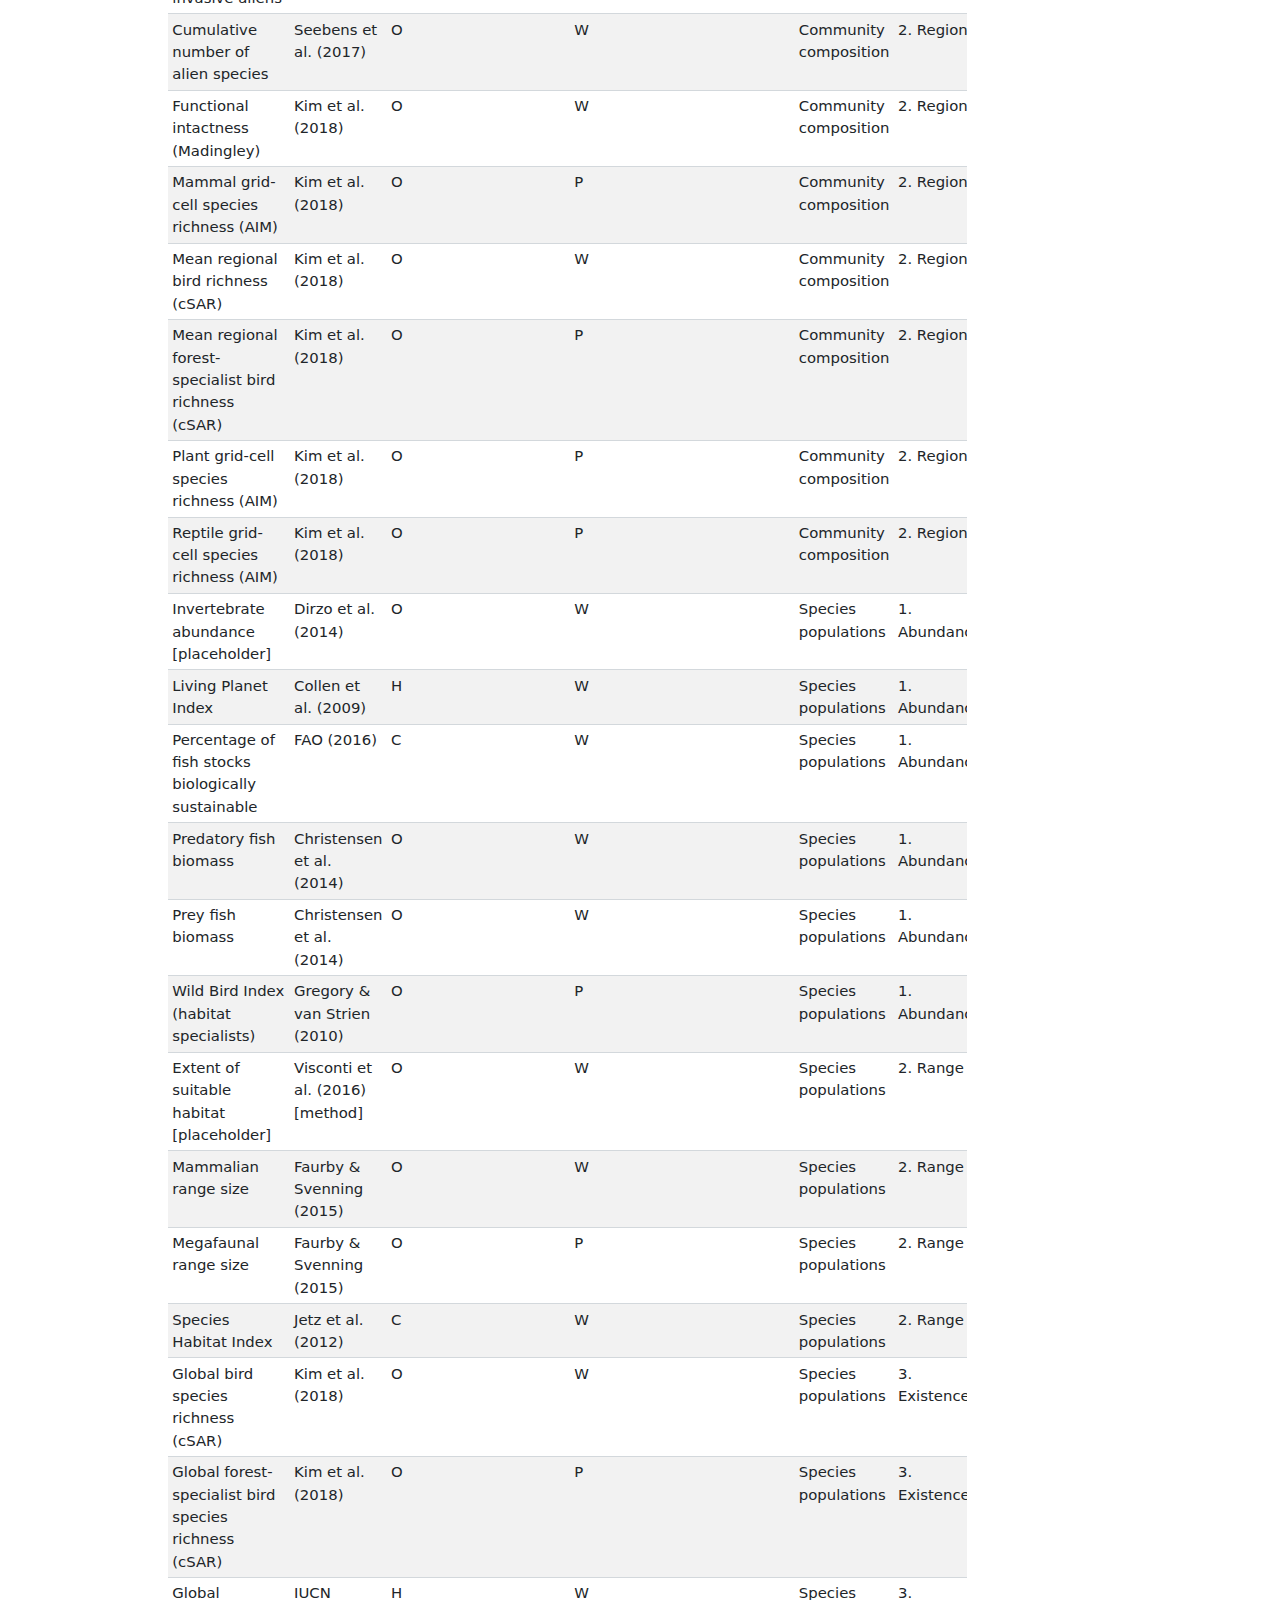
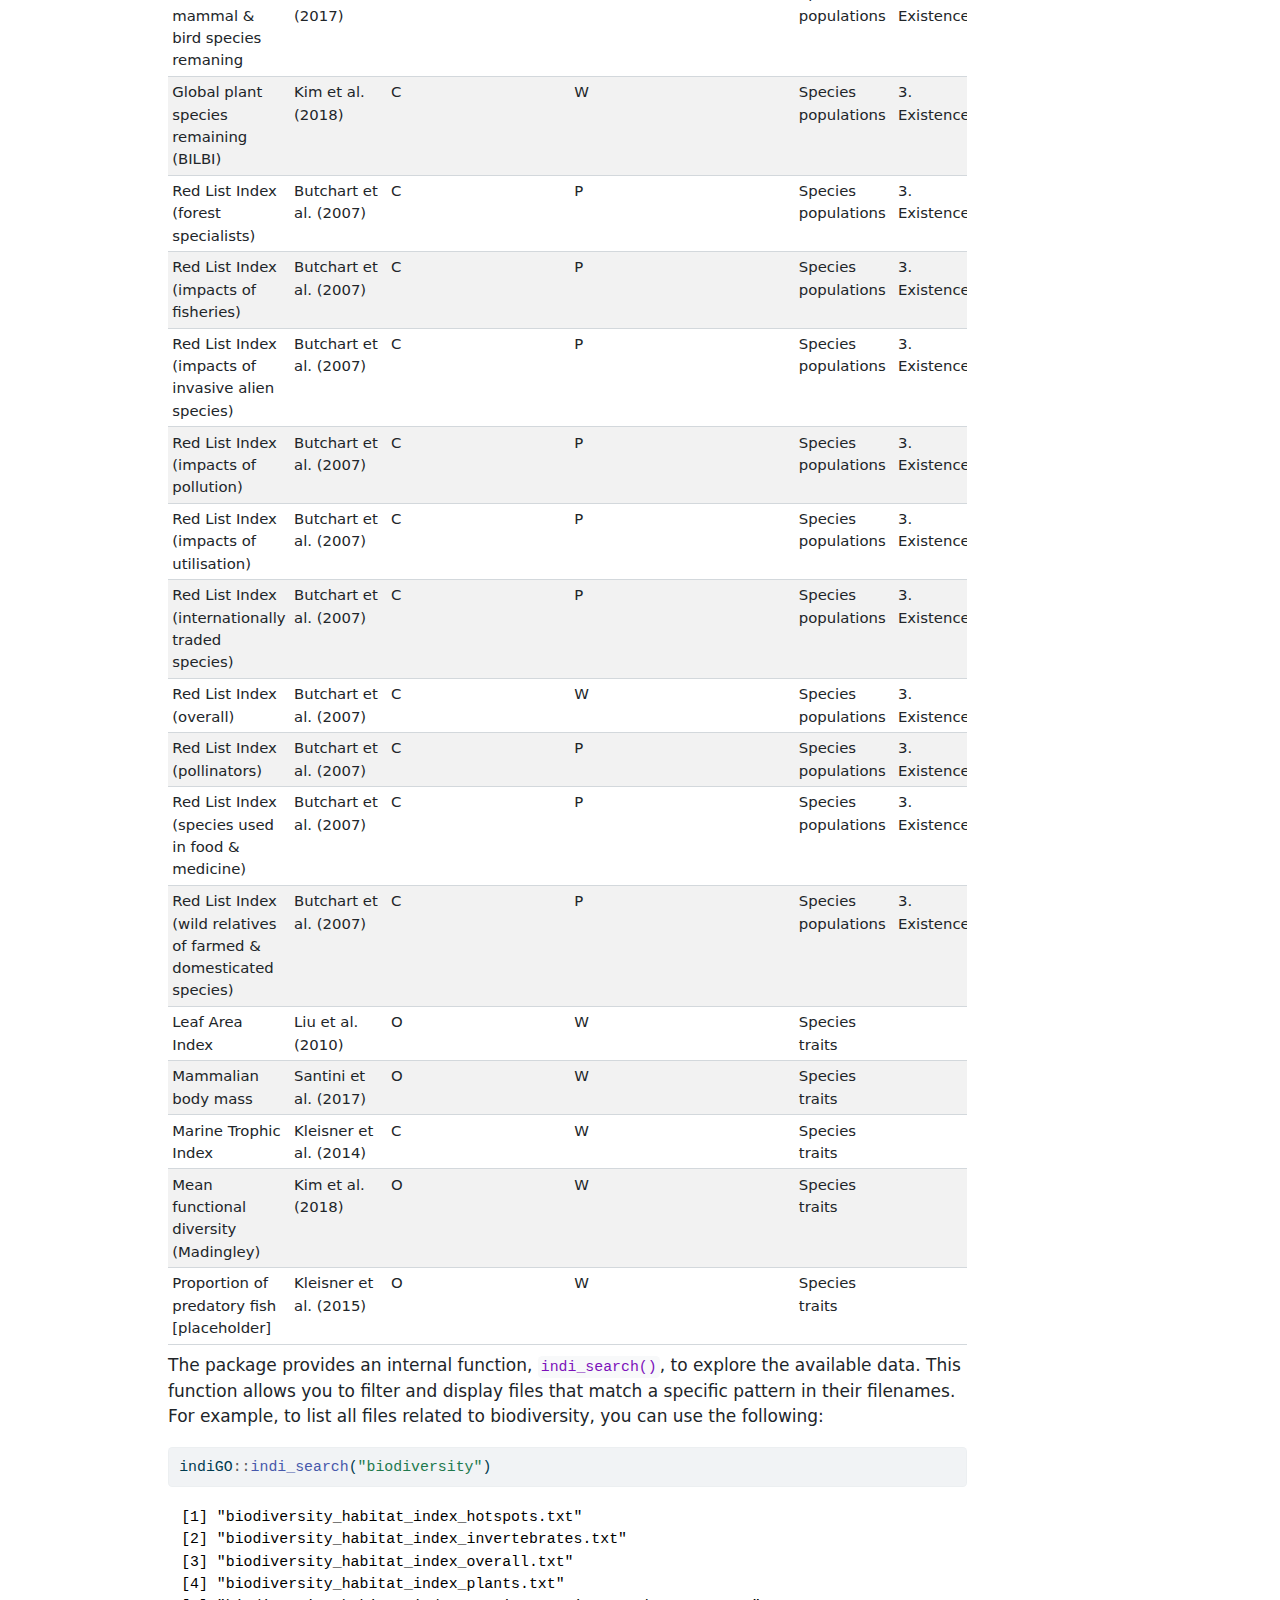
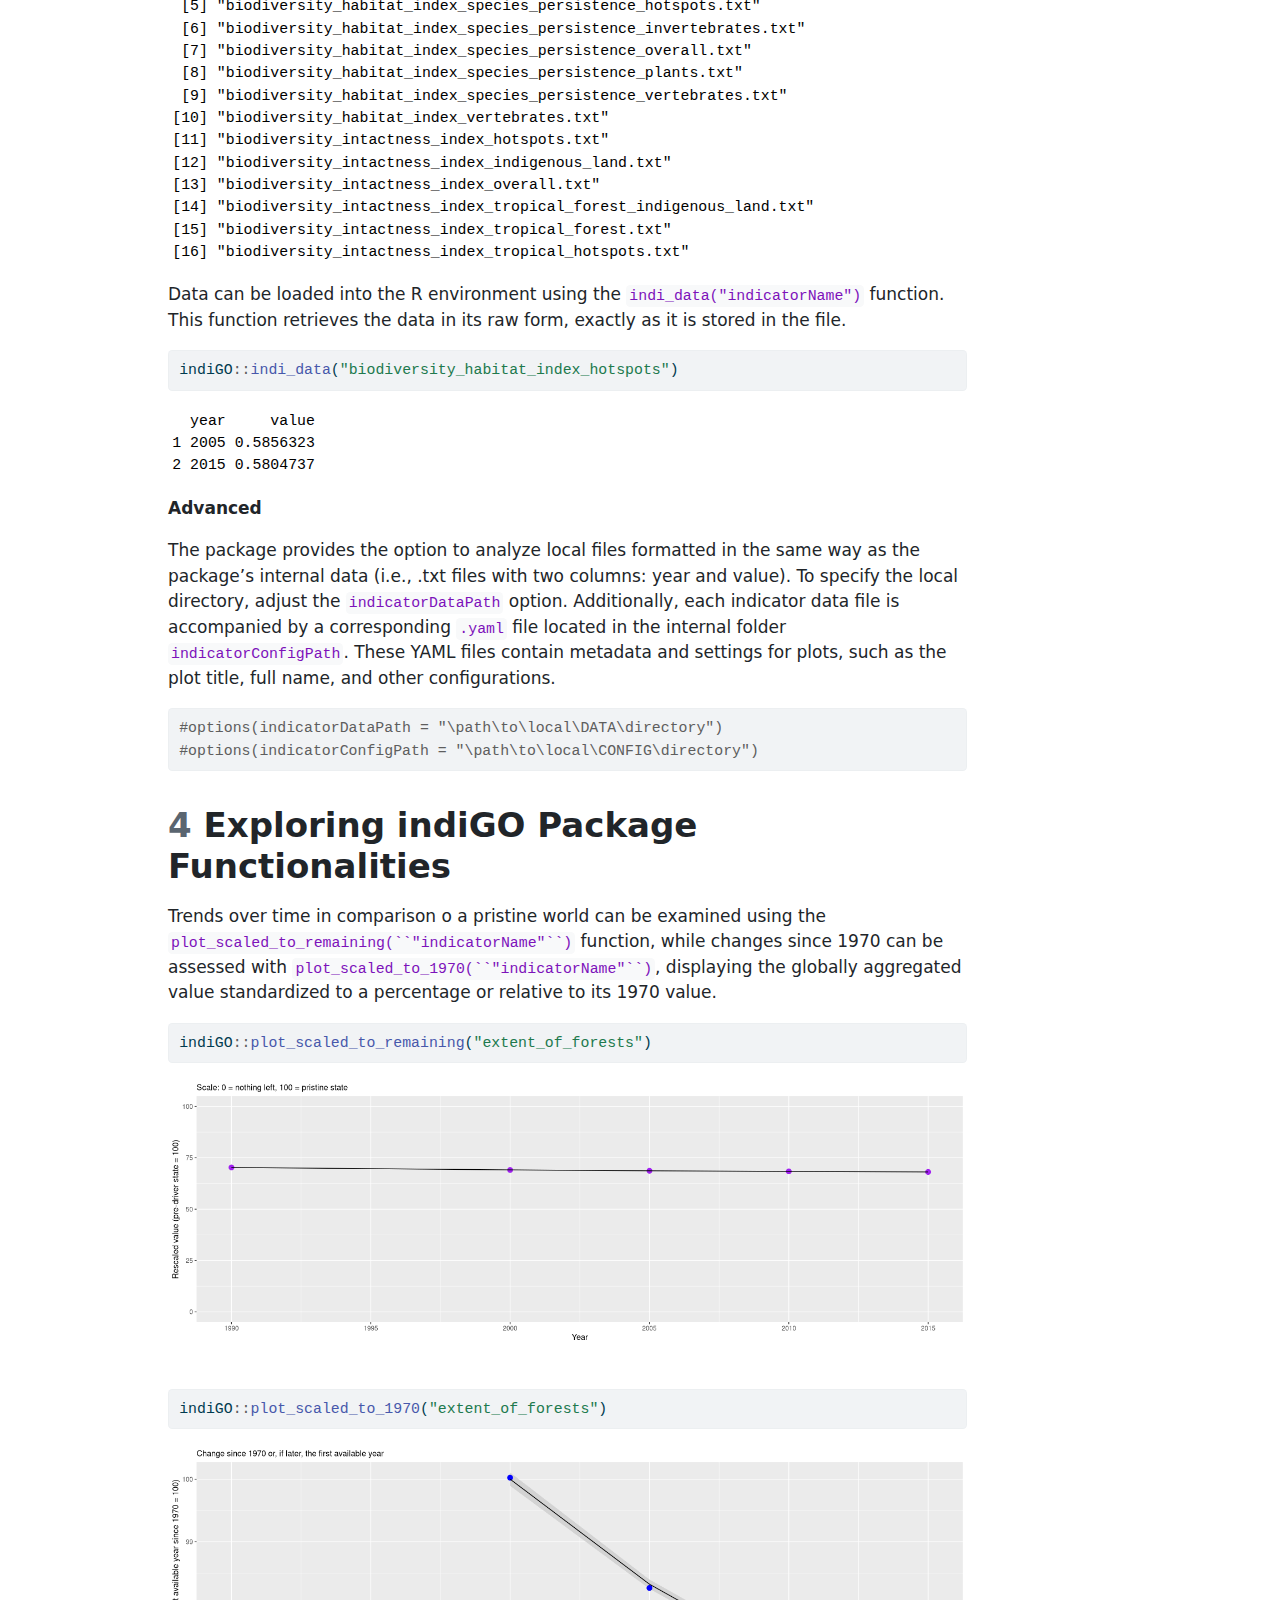
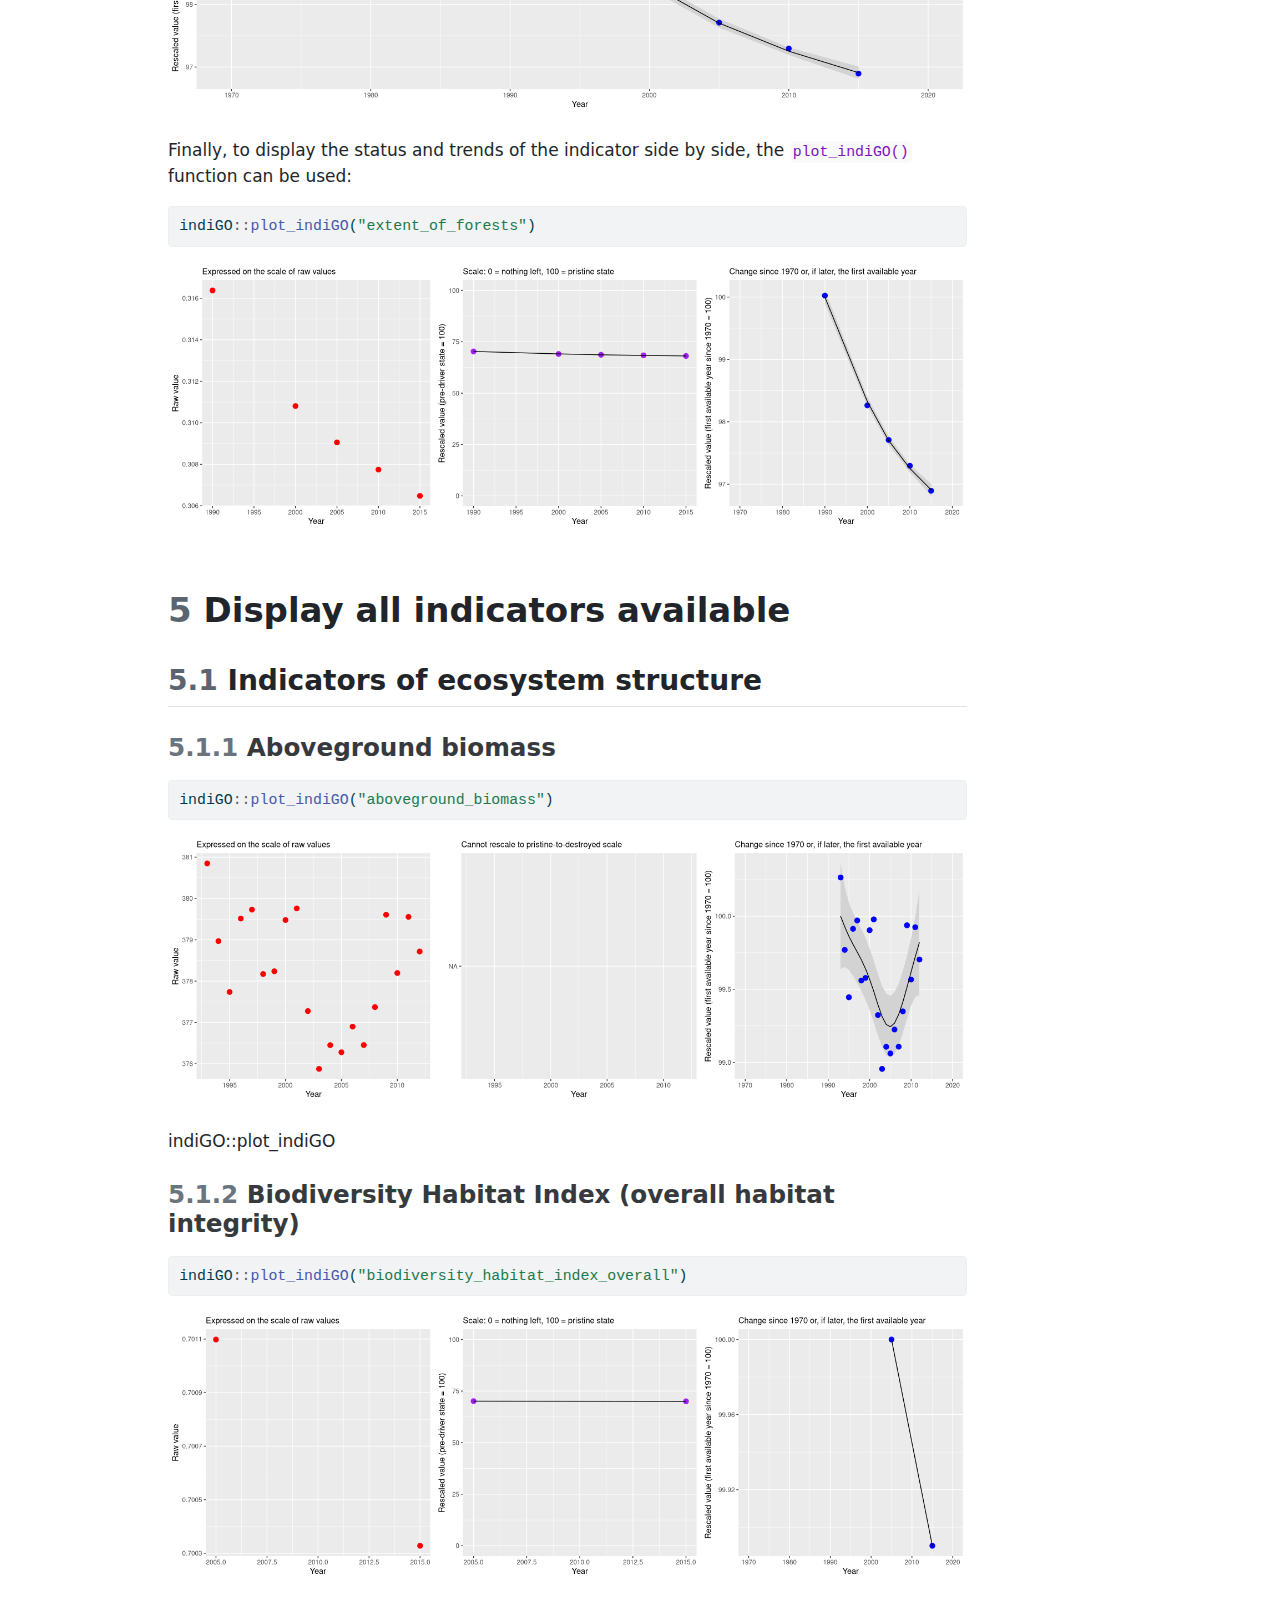
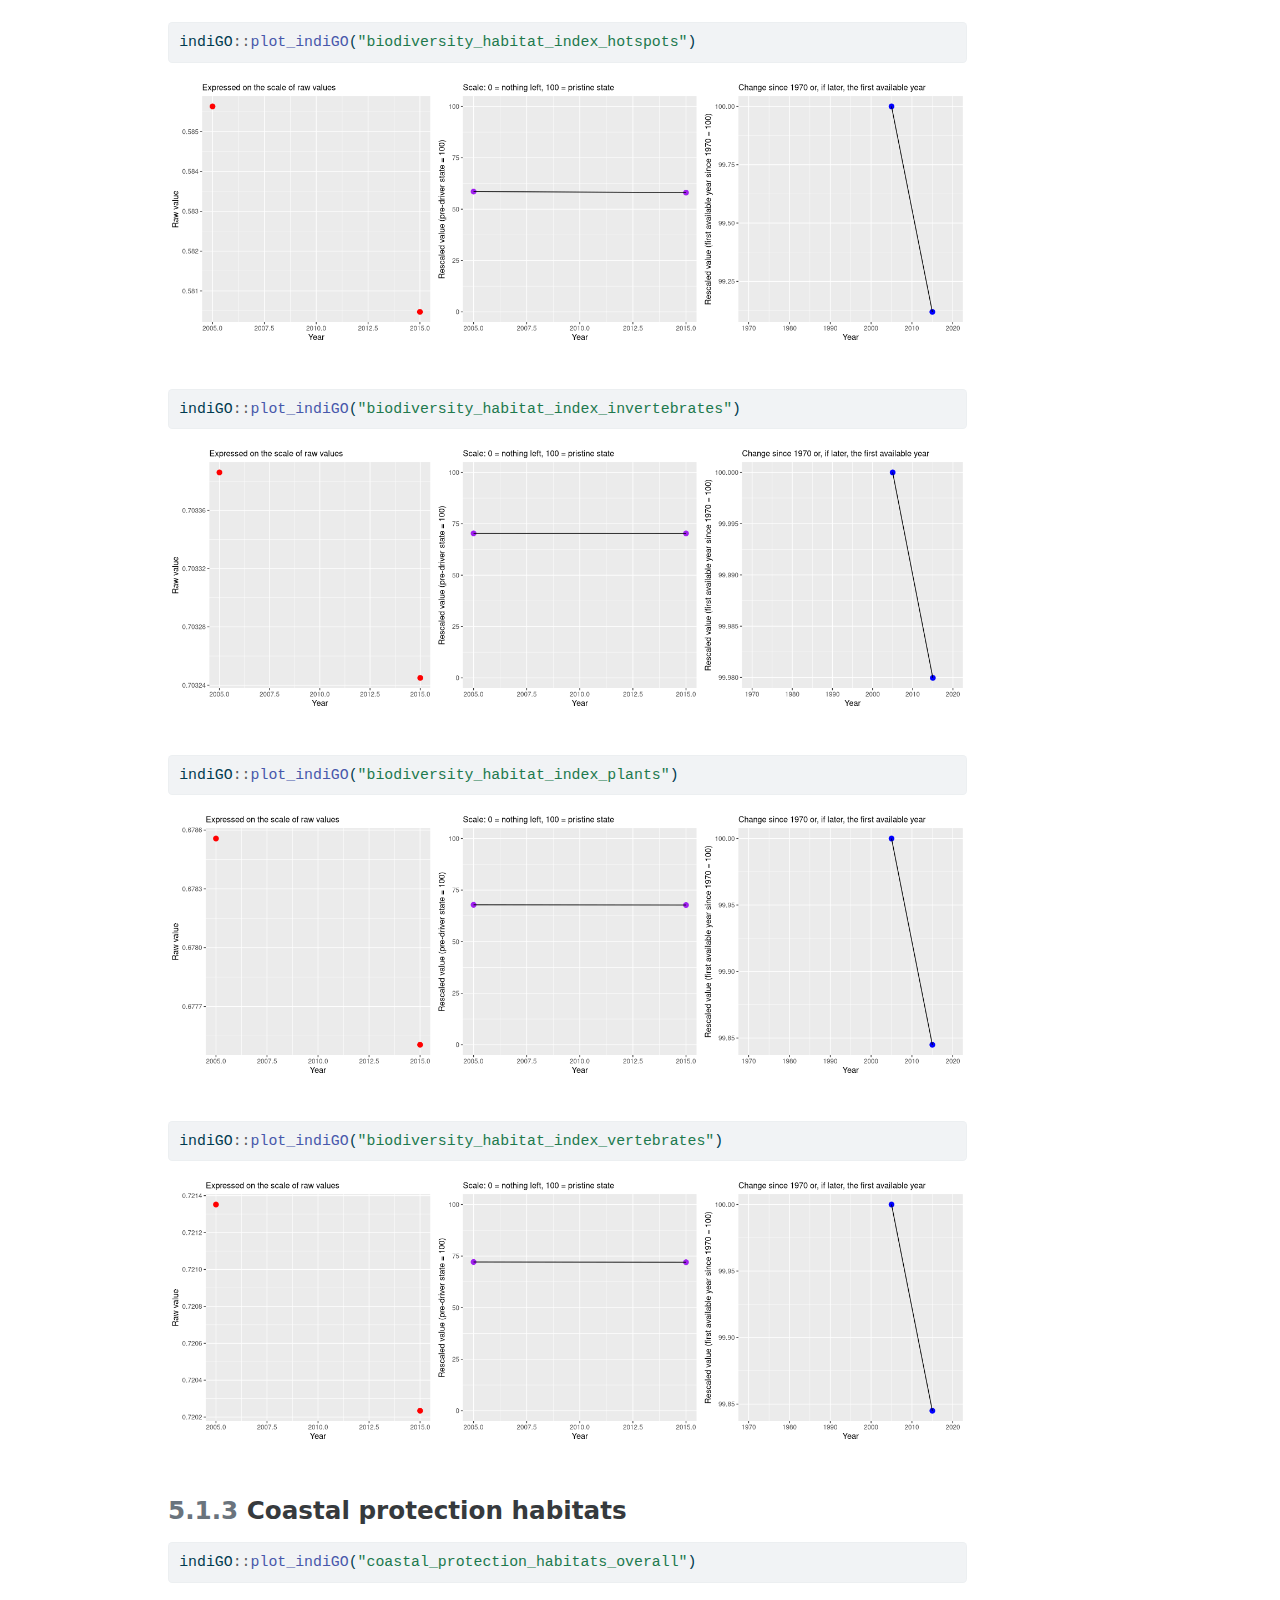
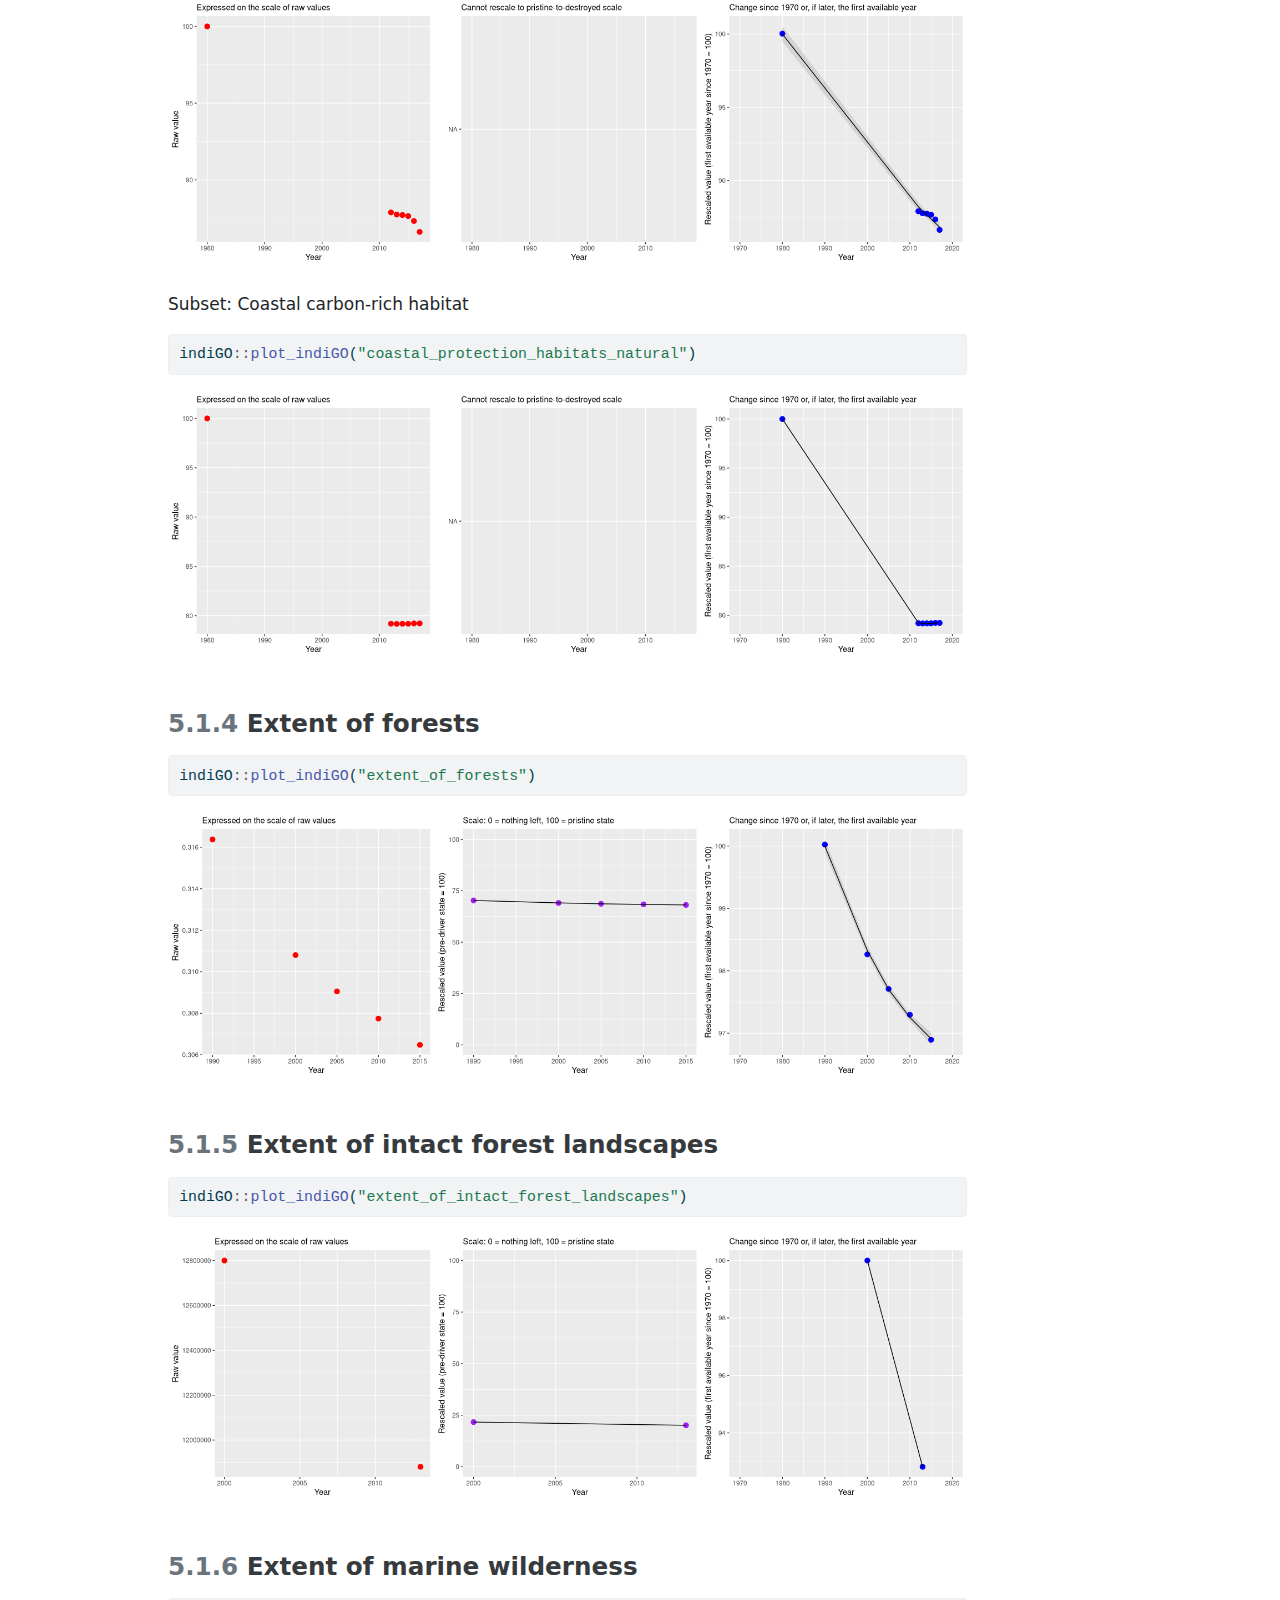
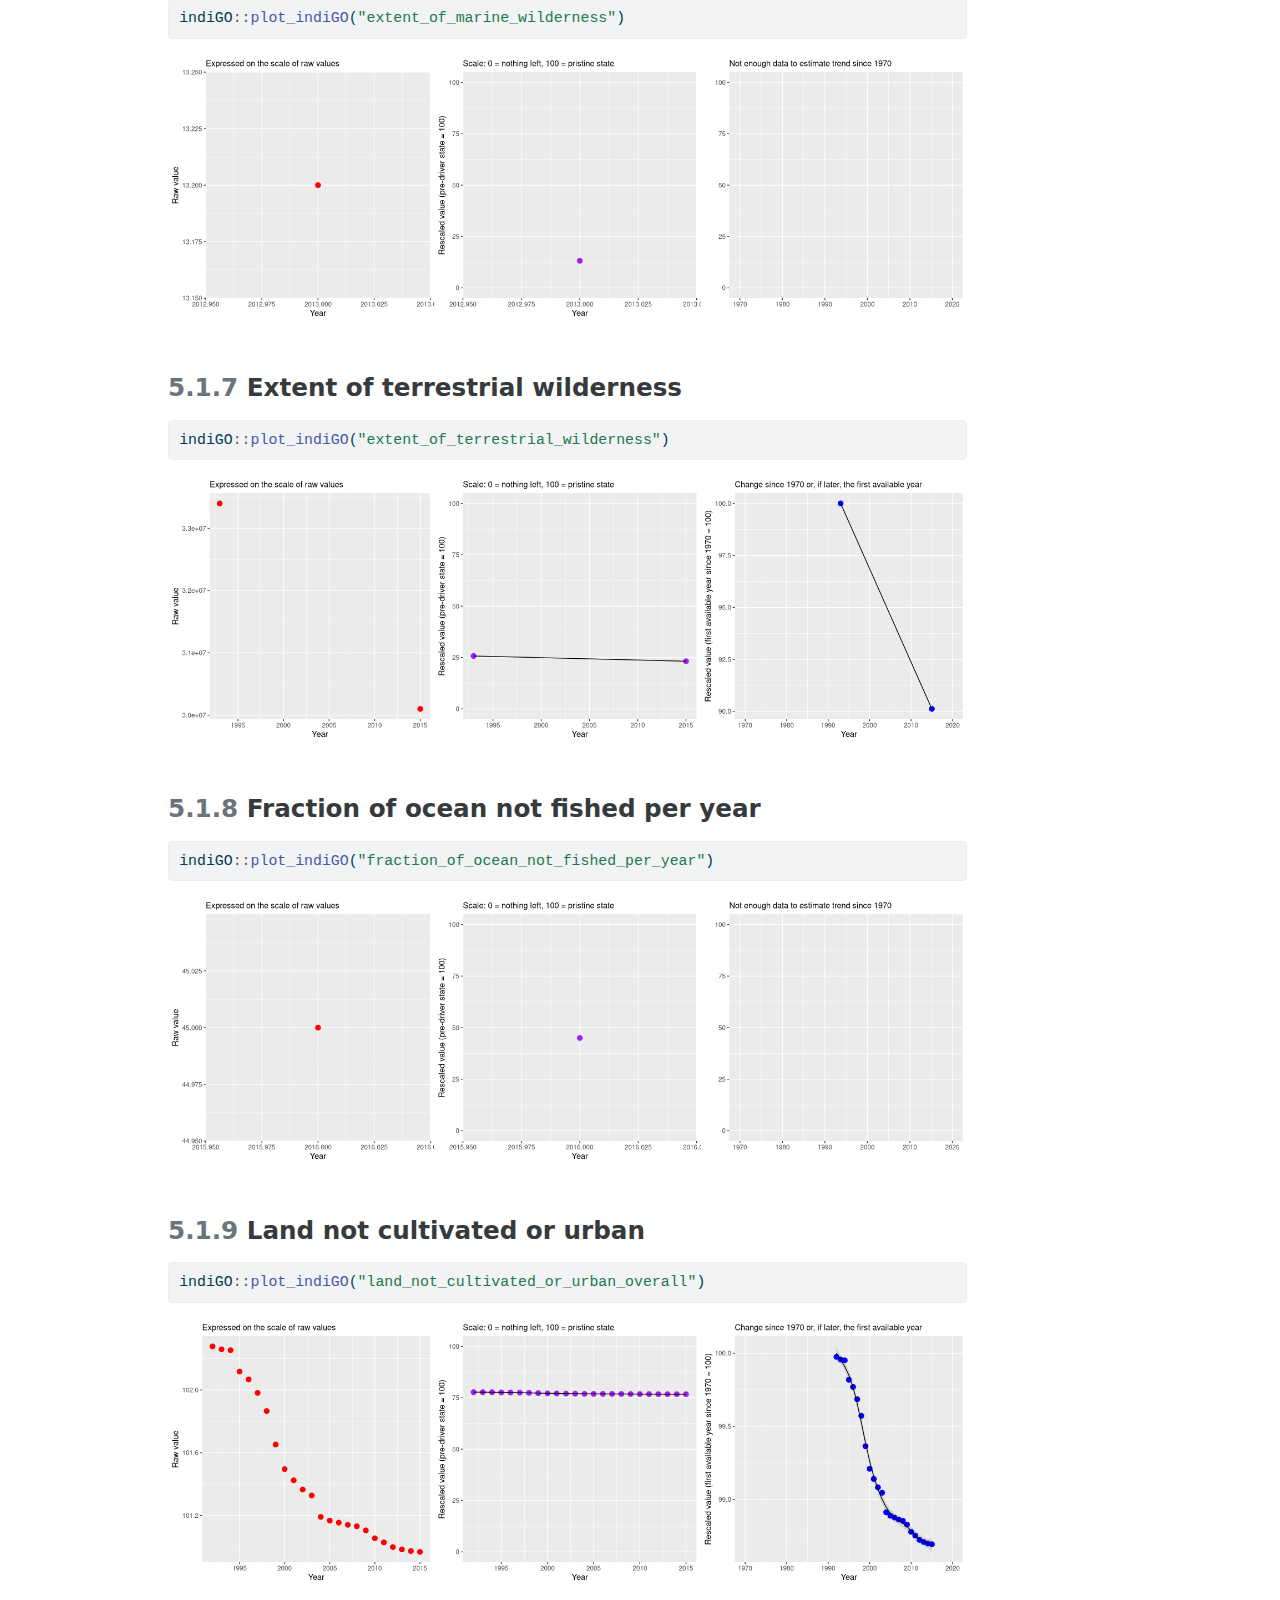
<file: docs/ia_quarto.html>
<!DOCTYPE html>
<html xmlns="http://www.w3.org/1999/xhtml" lang="en" xml:lang="en"><head>

<meta charset="utf-8">
<meta name="generator" content="quarto-1.5.43">

<meta name="viewport" content="width=device-width, initial-scale=1.0, user-scalable=yes">

<meta name="author" content="Jessica Hetzer (jessica.hetzer@senckenberg.de)">

<title>IA_quarto – How to use: The indiGO R Package</title>
<style>
code{white-space: pre-wrap;}
span.smallcaps{font-variant: small-caps;}
div.columns{display: flex; gap: min(4vw, 1.5em);}
div.column{flex: auto; overflow-x: auto;}
div.hanging-indent{margin-left: 1.5em; text-indent: -1.5em;}
ul.task-list{list-style: none;}
ul.task-list li input[type="checkbox"] {
  width: 0.8em;
  margin: 0 0.8em 0.2em -1em; /* quarto-specific, see https://github.com/quarto-dev/quarto-cli/issues/4556 */ 
  vertical-align: middle;
}
/* CSS for syntax highlighting */
pre > code.sourceCode { white-space: pre; position: relative; }
pre > code.sourceCode > span { line-height: 1.25; }
pre > code.sourceCode > span:empty { height: 1.2em; }
.sourceCode { overflow: visible; }
code.sourceCode > span { color: inherit; text-decoration: inherit; }
div.sourceCode { margin: 1em 0; }
pre.sourceCode { margin: 0; }
@media screen {
div.sourceCode { overflow: auto; }
}
@media print {
pre > code.sourceCode { white-space: pre-wrap; }
pre > code.sourceCode > span { display: inline-block; text-indent: -5em; padding-left: 5em; }
}
pre.numberSource code
  { counter-reset: source-line 0; }
pre.numberSource code > span
  { position: relative; left: -4em; counter-increment: source-line; }
pre.numberSource code > span > a:first-child::before
  { content: counter(source-line);
    position: relative; left: -1em; text-align: right; vertical-align: baseline;
    border: none; display: inline-block;
    -webkit-touch-callout: none; -webkit-user-select: none;
    -khtml-user-select: none; -moz-user-select: none;
    -ms-user-select: none; user-select: none;
    padding: 0 4px; width: 4em;
  }
pre.numberSource { margin-left: 3em;  padding-left: 4px; }
div.sourceCode
  {   }
@media screen {
pre > code.sourceCode > span > a:first-child::before { text-decoration: underline; }
}
</style>


<script src="site_libs/quarto-nav/quarto-nav.js"></script>
<script src="site_libs/clipboard/clipboard.min.js"></script>
<script src="site_libs/quarto-search/autocomplete.umd.js"></script>
<script src="site_libs/quarto-search/fuse.min.js"></script>
<script src="site_libs/quarto-search/quarto-search.js"></script>
<meta name="quarto:offset" content="./">
<script src="site_libs/quarto-html/quarto.js"></script>
<script src="site_libs/quarto-html/popper.min.js"></script>
<script src="site_libs/quarto-html/tippy.umd.min.js"></script>
<script src="site_libs/quarto-html/anchor.min.js"></script>
<link href="site_libs/quarto-html/tippy.css" rel="stylesheet">
<link href="site_libs/quarto-html/quarto-syntax-highlighting.css" rel="stylesheet" id="quarto-text-highlighting-styles">
<script src="site_libs/bootstrap/bootstrap.min.js"></script>
<link href="site_libs/bootstrap/bootstrap-icons.css" rel="stylesheet">
<link href="site_libs/bootstrap/bootstrap.min.css" rel="stylesheet" id="quarto-bootstrap" data-mode="light">
<script id="quarto-search-options" type="application/json">{
  "location": "sidebar",
  "copy-button": false,
  "collapse-after": 3,
  "panel-placement": "start",
  "type": "textbox",
  "limit": 50,
  "keyboard-shortcut": [
    "f",
    "/",
    "s"
  ],
  "show-item-context": false,
  "language": {
    "search-no-results-text": "No results",
    "search-matching-documents-text": "matching documents",
    "search-copy-link-title": "Copy link to search",
    "search-hide-matches-text": "Hide additional matches",
    "search-more-match-text": "more match in this document",
    "search-more-matches-text": "more matches in this document",
    "search-clear-button-title": "Clear",
    "search-text-placeholder": "",
    "search-detached-cancel-button-title": "Cancel",
    "search-submit-button-title": "Submit",
    "search-label": "Search"
  }
}</script>
<script src="site_libs/kePrint-0.0.1/kePrint.js"></script>
<link href="site_libs/lightable-0.0.1/lightable.css" rel="stylesheet">


</head>

<body>

<div id="quarto-search-results"></div>
<!-- content -->
<div id="quarto-content" class="quarto-container page-columns page-rows-contents page-layout-article">
<!-- sidebar -->
<!-- margin-sidebar -->
    <div id="quarto-margin-sidebar" class="sidebar margin-sidebar">
        <nav id="TOC" role="doc-toc" class="toc-active">
    <h2 id="toc-title">On this page</h2>
   
  <ul>
  <li><a href="#overview" id="toc-overview" class="nav-link active" data-scroll-target="#overview"><span class="header-section-number">1</span> Overview</a></li>
  <li><a href="#installation" id="toc-installation" class="nav-link" data-scroll-target="#installation"><span class="header-section-number">2</span> Installation</a></li>
  <li><a href="#indicator-data-included" id="toc-indicator-data-included" class="nav-link" data-scroll-target="#indicator-data-included"><span class="header-section-number">3</span> Indicator data included</a></li>
  <li><a href="#exploring-indigo-package-functionalities" id="toc-exploring-indigo-package-functionalities" class="nav-link" data-scroll-target="#exploring-indigo-package-functionalities"><span class="header-section-number">4</span> Exploring indiGO Package Functionalities</a></li>
  <li><a href="#display-all-indicators-available" id="toc-display-all-indicators-available" class="nav-link" data-scroll-target="#display-all-indicators-available"><span class="header-section-number">5</span> Display all indicators available</a>
  <ul class="collapse">
  <li><a href="#indicators-of-ecosystem-structure" id="toc-indicators-of-ecosystem-structure" class="nav-link" data-scroll-target="#indicators-of-ecosystem-structure"><span class="header-section-number">5.1</span> Indicators of ecosystem structure</a>
  <ul class="collapse">
  <li><a href="#aboveground-biomass" id="toc-aboveground-biomass" class="nav-link" data-scroll-target="#aboveground-biomass"><span class="header-section-number">5.1.1</span> Aboveground biomass</a></li>
  <li><a href="#biodiversity-habitat-index-overall-habitat-integrity" id="toc-biodiversity-habitat-index-overall-habitat-integrity" class="nav-link" data-scroll-target="#biodiversity-habitat-index-overall-habitat-integrity"><span class="header-section-number">5.1.2</span> Biodiversity Habitat Index (overall habitat integrity)</a></li>
  <li><a href="#coastal-protection-habitats" id="toc-coastal-protection-habitats" class="nav-link" data-scroll-target="#coastal-protection-habitats"><span class="header-section-number">5.1.3</span> Coastal protection habitats</a></li>
  <li><a href="#extent-of-forests" id="toc-extent-of-forests" class="nav-link" data-scroll-target="#extent-of-forests"><span class="header-section-number">5.1.4</span> Extent of forests</a></li>
  <li><a href="#extent-of-intact-forest-landscapes" id="toc-extent-of-intact-forest-landscapes" class="nav-link" data-scroll-target="#extent-of-intact-forest-landscapes"><span class="header-section-number">5.1.5</span> Extent of intact forest landscapes</a></li>
  <li><a href="#extent-of-marine-wilderness" id="toc-extent-of-marine-wilderness" class="nav-link" data-scroll-target="#extent-of-marine-wilderness"><span class="header-section-number">5.1.6</span> Extent of marine wilderness</a></li>
  <li><a href="#extent-of-terrestrial-wilderness" id="toc-extent-of-terrestrial-wilderness" class="nav-link" data-scroll-target="#extent-of-terrestrial-wilderness"><span class="header-section-number">5.1.7</span> Extent of terrestrial wilderness</a></li>
  <li><a href="#fraction-of-ocean-not-fished-per-year" id="toc-fraction-of-ocean-not-fished-per-year" class="nav-link" data-scroll-target="#fraction-of-ocean-not-fished-per-year"><span class="header-section-number">5.1.8</span> Fraction of ocean not fished per year</a></li>
  <li><a href="#land-not-cultivated-or-urban" id="toc-land-not-cultivated-or-urban" class="nav-link" data-scroll-target="#land-not-cultivated-or-urban"><span class="header-section-number">5.1.9</span> Land not cultivated or urban</a></li>
  <li><a href="#mangrove-forest-area" id="toc-mangrove-forest-area" class="nav-link" data-scroll-target="#mangrove-forest-area"><span class="header-section-number">5.1.10</span> Mangrove forest area</a></li>
  <li><a href="#natural-habitat-extent" id="toc-natural-habitat-extent" class="nav-link" data-scroll-target="#natural-habitat-extent"><span class="header-section-number">5.1.11</span> Natural habitat extent</a></li>
  <li><a href="#percentage-of-live-coral-cover" id="toc-percentage-of-live-coral-cover" class="nav-link" data-scroll-target="#percentage-of-live-coral-cover"><span class="header-section-number">5.1.12</span> Percentage of live coral cover</a></li>
  <li><a href="#permanent-surface-water-extent" id="toc-permanent-surface-water-extent" class="nav-link" data-scroll-target="#permanent-surface-water-extent"><span class="header-section-number">5.1.13</span> Permanent surface water extent</a></li>
  <li><a href="#remaining-primary-vegetation" id="toc-remaining-primary-vegetation" class="nav-link" data-scroll-target="#remaining-primary-vegetation"><span class="header-section-number">5.1.14</span> Remaining primary vegetation</a></li>
  <li><a href="#seagrass-meadow-area" id="toc-seagrass-meadow-area" class="nav-link" data-scroll-target="#seagrass-meadow-area"><span class="header-section-number">5.1.15</span> Seagrass meadow area</a></li>
  <li><a href="#soil-organic-carbon-correlative-model" id="toc-soil-organic-carbon-correlative-model" class="nav-link" data-scroll-target="#soil-organic-carbon-correlative-model"><span class="header-section-number">5.1.16</span> Soil organic carbon (correlative model)</a></li>
  <li><a href="#soil-organic-carbon-mechanistic-models" id="toc-soil-organic-carbon-mechanistic-models" class="nav-link" data-scroll-target="#soil-organic-carbon-mechanistic-models"><span class="header-section-number">5.1.17</span> Soil organic carbon (mechanistic models)</a></li>
  <li><a href="#tree-cover" id="toc-tree-cover" class="nav-link" data-scroll-target="#tree-cover"><span class="header-section-number">5.1.18</span> Tree cover</a></li>
  <li><a href="#vegetation-biomass-mechanistic-model" id="toc-vegetation-biomass-mechanistic-model" class="nav-link" data-scroll-target="#vegetation-biomass-mechanistic-model"><span class="header-section-number">5.1.19</span> Vegetation biomass (mechanistic model)</a></li>
  <li><a href="#wetland-extent-trends-index" id="toc-wetland-extent-trends-index" class="nav-link" data-scroll-target="#wetland-extent-trends-index"><span class="header-section-number">5.1.20</span> Wetland Extent Trends index</a></li>
  </ul></li>
  <li><a href="#indicators-of-ecosystem-function" id="toc-indicators-of-ecosystem-function" class="nav-link" data-scroll-target="#indicators-of-ecosystem-function"><span class="header-section-number">5.2</span> Indicators of ecosystem function</a>
  <ul class="collapse">
  <li><a href="#biological-pump-efficiency" id="toc-biological-pump-efficiency" class="nav-link" data-scroll-target="#biological-pump-efficiency"><span class="header-section-number">5.2.1</span> Biological pump efficiency</a></li>
  <li><a href="#biomass-turnover-rate" id="toc-biomass-turnover-rate" class="nav-link" data-scroll-target="#biomass-turnover-rate"><span class="header-section-number">5.2.2</span> Biomass turnover rate</a></li>
  <li><a href="#evapotranspiration-model-ensemble" id="toc-evapotranspiration-model-ensemble" class="nav-link" data-scroll-target="#evapotranspiration-model-ensemble"><span class="header-section-number">5.2.3</span> Evapotranspiration (model ensemble)</a></li>
  <li><a href="#marine-net-primary-productivity-remote-sensing" id="toc-marine-net-primary-productivity-remote-sensing" class="nav-link" data-scroll-target="#marine-net-primary-productivity-remote-sensing"><span class="header-section-number">5.2.4</span> Marine net primary productivity (remote-sensing)</a></li>
  <li><a href="#npp-remaining-in-terrestrial-ecosystems" id="toc-npp-remaining-in-terrestrial-ecosystems" class="nav-link" data-scroll-target="#npp-remaining-in-terrestrial-ecosystems"><span class="header-section-number">5.2.5</span> NPP remaining in terrestrial ecosystems</a></li>
  <li><a href="#oceanic-carbon-sequestration" id="toc-oceanic-carbon-sequestration" class="nav-link" data-scroll-target="#oceanic-carbon-sequestration"><span class="header-section-number">5.2.6</span> Oceanic carbon sequestration</a></li>
  <li><a href="#terrestrial-carbon-sequestration-model-ensemble" id="toc-terrestrial-carbon-sequestration-model-ensemble" class="nav-link" data-scroll-target="#terrestrial-carbon-sequestration-model-ensemble"><span class="header-section-number">5.2.7</span> Terrestrial carbon sequestration (model ensemble)</a></li>
  <li><a href="#terrestrial-npp-model-ensemble" id="toc-terrestrial-npp-model-ensemble" class="nav-link" data-scroll-target="#terrestrial-npp-model-ensemble"><span class="header-section-number">5.2.8</span> Terrestrial NPP (model ensemble)</a></li>
  <li><a href="#terrestrial-npp-remote-sensing" id="toc-terrestrial-npp-remote-sensing" class="nav-link" data-scroll-target="#terrestrial-npp-remote-sensing"><span class="header-section-number">5.2.9</span> Terrestrial NPP (remote-sensing)</a></li>
  </ul></li>
  <li><a href="#indicators-of-community-composition-local-scale" id="toc-indicators-of-community-composition-local-scale" class="nav-link" data-scroll-target="#indicators-of-community-composition-local-scale"><span class="header-section-number">5.3</span> Indicators of community composition – local scale</a>
  <ul class="collapse">
  <li><a href="#biodiversity-intactness-index-overall" id="toc-biodiversity-intactness-index-overall" class="nav-link" data-scroll-target="#biodiversity-intactness-index-overall"><span class="header-section-number">5.3.1</span> Biodiversity Intactness Index (overall)</a></li>
  <li><a href="#local-species-richness-biotime" id="toc-local-species-richness-biotime" class="nav-link" data-scroll-target="#local-species-richness-biotime"><span class="header-section-number">5.3.2</span> Local species richness (BioTime)</a></li>
  <li><a href="#local-species-richness-predicts" id="toc-local-species-richness-predicts" class="nav-link" data-scroll-target="#local-species-richness-predicts"><span class="header-section-number">5.3.3</span> Local species richness (PREDICTS)</a></li>
  <li><a href="#mean-species-abundance-index" id="toc-mean-species-abundance-index" class="nav-link" data-scroll-target="#mean-species-abundance-index"><span class="header-section-number">5.3.4</span> Mean Species Abundance index</a></li>
  </ul></li>
  <li><a href="#indicators-of-community-composition-regional-scale" id="toc-indicators-of-community-composition-regional-scale" class="nav-link" data-scroll-target="#indicators-of-community-composition-regional-scale"><span class="header-section-number">5.4</span> Indicators of community composition – regional scale</a>
  <ul class="collapse">
  <li><a href="#bird-species-per-grid-cell-csar" id="toc-bird-species-per-grid-cell-csar" class="nav-link" data-scroll-target="#bird-species-per-grid-cell-csar"><span class="header-section-number">5.4.1</span> Bird species per grid cell (cSAR)</a></li>
  <li><a href="#cumulative-number-of-alien-species" id="toc-cumulative-number-of-alien-species" class="nav-link" data-scroll-target="#cumulative-number-of-alien-species"><span class="header-section-number">5.4.2</span> Cumulative number of alien species</a></li>
  <li><a href="#cumulative-introduced-invasive-aliens" id="toc-cumulative-introduced-invasive-aliens" class="nav-link" data-scroll-target="#cumulative-introduced-invasive-aliens"><span class="header-section-number">5.4.3</span> Cumulative introduced invasive aliens</a></li>
  <li><a href="#functional-intactness-madingley" id="toc-functional-intactness-madingley" class="nav-link" data-scroll-target="#functional-intactness-madingley"><span class="header-section-number">5.4.4</span> Functional intactness (Madingley)</a></li>
  <li><a href="#species-richness-per-grid-cell-aim" id="toc-species-richness-per-grid-cell-aim" class="nav-link" data-scroll-target="#species-richness-per-grid-cell-aim"><span class="header-section-number">5.4.5</span> Species richness per grid cell (AIM)</a></li>
  </ul></li>
  <li><a href="#indicators-of-species-population-species-persistence" id="toc-indicators-of-species-population-species-persistence" class="nav-link" data-scroll-target="#indicators-of-species-population-species-persistence"><span class="header-section-number">5.5</span> Indicators of species population – species persistence</a>
  <ul class="collapse">
  <li><a href="#biodiversity-habitat-index-species-persistence" id="toc-biodiversity-habitat-index-species-persistence" class="nav-link" data-scroll-target="#biodiversity-habitat-index-species-persistence"><span class="header-section-number">5.5.1</span> Biodiversity Habitat Index (species persistence)</a></li>
  <li><a href="#global-bird-species-richness-change-csar" id="toc-global-bird-species-richness-change-csar" class="nav-link" data-scroll-target="#global-bird-species-richness-change-csar"><span class="header-section-number">5.5.2</span> Global bird species richness change (cSAR)</a></li>
  <li><a href="#global-mammal-and-bird-species-remaining" id="toc-global-mammal-and-bird-species-remaining" class="nav-link" data-scroll-target="#global-mammal-and-bird-species-remaining"><span class="header-section-number">5.5.3</span> Global mammal and bird species remaining</a></li>
  <li><a href="#red-list-index-overall" id="toc-red-list-index-overall" class="nav-link" data-scroll-target="#red-list-index-overall"><span class="header-section-number">5.5.4</span> Red List Index (overall)</a></li>
  <li><a href="#driver-specific-red-list-indices" id="toc-driver-specific-red-list-indices" class="nav-link" data-scroll-target="#driver-specific-red-list-indices"><span class="header-section-number">5.5.5</span> Driver-specific Red List Indices</a></li>
  </ul></li>
  <li><a href="#indicators-of-species-population-geographic-distribution" id="toc-indicators-of-species-population-geographic-distribution" class="nav-link" data-scroll-target="#indicators-of-species-population-geographic-distribution"><span class="header-section-number">5.6</span> Indicators of species population – geographic distribution</a>
  <ul class="collapse">
  <li><a href="#extent-of-suitable-habitat-mammals" id="toc-extent-of-suitable-habitat-mammals" class="nav-link" data-scroll-target="#extent-of-suitable-habitat-mammals"><span class="header-section-number">5.6.1</span> Extent of suitable habitat (mammals)</a></li>
  <li><a href="#mammalian-range-size" id="toc-mammalian-range-size" class="nav-link" data-scroll-target="#mammalian-range-size"><span class="header-section-number">5.6.2</span> Mammalian range size</a></li>
  <li><a href="#species-habitat-index" id="toc-species-habitat-index" class="nav-link" data-scroll-target="#species-habitat-index"><span class="header-section-number">5.6.3</span> Species Habitat Index</a></li>
  </ul></li>
  <li><a href="#indicators-of-species-population-population-size" id="toc-indicators-of-species-population-population-size" class="nav-link" data-scroll-target="#indicators-of-species-population-population-size"><span class="header-section-number">5.7</span> Indicators of species population – population size</a>
  <ul class="collapse">
  <li><a href="#fish-stocks-biologically-sustainable" id="toc-fish-stocks-biologically-sustainable" class="nav-link" data-scroll-target="#fish-stocks-biologically-sustainable"><span class="header-section-number">5.7.1</span> Fish stocks biologically sustainable</a></li>
  <li><a href="#living-planet-index" id="toc-living-planet-index" class="nav-link" data-scroll-target="#living-planet-index"><span class="header-section-number">5.7.2</span> Living Planet Index</a></li>
  <li><a href="#predatory-fish-biomass" id="toc-predatory-fish-biomass" class="nav-link" data-scroll-target="#predatory-fish-biomass"><span class="header-section-number">5.7.3</span> Predatory fish biomass</a></li>
  <li><a href="#prey-fish-biomass" id="toc-prey-fish-biomass" class="nav-link" data-scroll-target="#prey-fish-biomass"><span class="header-section-number">5.7.4</span> Prey fish biomass</a></li>
  <li><a href="#wild-bird-index-habitat-specialists" id="toc-wild-bird-index-habitat-specialists" class="nav-link" data-scroll-target="#wild-bird-index-habitat-specialists"><span class="header-section-number">5.7.5</span> Wild Bird Index (habitat specialists)</a></li>
  <li><a href="#wild-mammal-biomass" id="toc-wild-mammal-biomass" class="nav-link" data-scroll-target="#wild-mammal-biomass"><span class="header-section-number">5.7.6</span> Wild mammal biomass</a></li>
  </ul></li>
  <li><a href="#indicators-of-species-traits" id="toc-indicators-of-species-traits" class="nav-link" data-scroll-target="#indicators-of-species-traits"><span class="header-section-number">5.8</span> Indicators of species traits</a>
  <ul class="collapse">
  <li><a href="#functional-richness-madingley" id="toc-functional-richness-madingley" class="nav-link" data-scroll-target="#functional-richness-madingley"><span class="header-section-number">5.8.1</span> Functional richness (Madingley)</a></li>
  <li><a href="#mammalian-body-mass" id="toc-mammalian-body-mass" class="nav-link" data-scroll-target="#mammalian-body-mass"><span class="header-section-number">5.8.2</span> Mammalian body mass</a></li>
  <li><a href="#region-based-marine-trophic-index" id="toc-region-based-marine-trophic-index" class="nav-link" data-scroll-target="#region-based-marine-trophic-index"><span class="header-section-number">5.8.3</span> Region-based Marine Trophic Index</a></li>
  </ul></li>
  </ul></li>
  <li><a href="#update-indicators" id="toc-update-indicators" class="nav-link" data-scroll-target="#update-indicators"><span class="header-section-number">6</span> Update indicators</a>
  <ul class="collapse">
  <li><a href="#extent-of-forests-1" id="toc-extent-of-forests-1" class="nav-link" data-scroll-target="#extent-of-forests-1"><span class="header-section-number">6.1</span> Extent of forests</a></li>
  </ul></li>
  </ul>
</nav>
    </div>
<!-- main -->
<main class="content" id="quarto-document-content">

<header id="title-block-header" class="quarto-title-block default">
<div class="quarto-title">
<h1 class="title">How to use: The indiGO R Package</h1>
</div>



<div class="quarto-title-meta">

    <div>
    <div class="quarto-title-meta-heading">Author</div>
    <div class="quarto-title-meta-contents">
             <p>Jessica Hetzer (jessica.hetzer@senckenberg.de) </p>
          </div>
  </div>
    
  
    
  </div>
  


</header>


<section id="overview" class="level1" data-number="1">
<h1 data-number="1"><span class="header-section-number">1</span> Overview</h1>
<p>The <strong>indiGO R-package</strong> provides an open-access framework that enables users to access annually and globally aggregated indicators as described in the <a href="https://doi.org/10.5281/zenodo.3831673">first Global Assessment Report on Biodiversity and Ecosystem Services</a> of the Intergovernmental Science-Policy Platform on Biodiversity and Ecosystem Services (IPBES, 2019). It follows the standardization of indicators outlined in the supplemental material of the Global Assessment Report, <a href="https://doi.org/10.5281/zenodo.3832005">Chapter 2.2: Status and Trends – Nature</a>.</p>
<p>The package provides a flexible framework for handling a wide variety of indicators, not limited to a specific region, ecosystem, or time period. The generalized outputs are broad and adaptable, allowing users to apply them to various generalized data sets or indicator types across global or regional scales. Additionally, indiGO allows users to include their own data, enabling local data integration for customized indicator analysis.</p>
<p>Here we show how to access the data and use the functions provided by the indiGO package. As a first step, the package should be installed from github and loaded.</p>
</section>
<section id="installation" class="level1" data-number="2">
<h1 data-number="2"><span class="header-section-number">2</span> Installation</h1>
<p>To install the package, run the following command in R:</p>
<div class="cell">
<div class="sourceCode cell-code" id="cb1"><pre class="sourceCode r code-with-copy"><code class="sourceCode r"><span id="cb1-1"><a href="#cb1-1" aria-hidden="true" tabindex="-1"></a><span class="co">#Installation from GitHub</span></span>
<span id="cb1-2"><a href="#cb1-2" aria-hidden="true" tabindex="-1"></a>devtools<span class="sc">::</span><span class="fu">install_github</span>(<span class="st">"hetzerj/indiGO"</span>)</span>
<span id="cb1-3"><a href="#cb1-3" aria-hidden="true" tabindex="-1"></a><span class="fu">library</span>(indiGO)</span></code><button title="Copy to Clipboard" class="code-copy-button"><i class="bi"></i></button></pre></div>
</div>
</section>
<section id="indicator-data-included" class="level1" data-number="3">
<h1 data-number="3"><span class="header-section-number">3</span> Indicator data included</h1>
<p>The package includes a variety of indicator data, in specific data sets that represent the state of nature globally or across multiple regions. The package focuses on the indicators defined and classified by IPBES (2019). Indicators are assigned to Essential Biodiversity Variable (EBV) classes and categorized based on their relevance to ecosystems and their sensitivity to human impacts. For an overview of the indicator meta data see Table 1, which can be displayed using the indiGO function <code>indi_summary()</code>.</p>
<div class="cell">
<div class="sourceCode cell-code" id="cb2"><pre class="sourceCode r code-with-copy"><code class="sourceCode r"><span id="cb2-1"><a href="#cb2-1" aria-hidden="true" tabindex="-1"></a>Tab1<span class="ot">&lt;-</span>indiGO<span class="sc">::</span><span class="fu">indi_summary</span>()</span>
<span id="cb2-2"><a href="#cb2-2" aria-hidden="true" tabindex="-1"></a></span>
<span id="cb2-3"><a href="#cb2-3" aria-hidden="true" tabindex="-1"></a>Tab1<span class="sc">%&gt;%</span></span>
<span id="cb2-4"><a href="#cb2-4" aria-hidden="true" tabindex="-1"></a>  <span class="fu">kbl</span>(<span class="at">escape =</span> <span class="cn">FALSE</span>, <span class="at">caption=</span><span class="st">"Table 1: Summary of indicators used in this synthesis organised alphabetically within EBV class (and, where relevant, EBV scale). Core/Highlight/Other denotes the Knowledge &amp; Data TSU’s evaluation of each indicator. Whole or Part of indicator denotes whether the row of the table refers to an overall indicator (e.g., Red List Index) or a subset (e.g., Red List Index of pollinators)."</span>) <span class="sc">%&gt;%</span></span>
<span id="cb2-5"><a href="#cb2-5" aria-hidden="true" tabindex="-1"></a>  <span class="fu">kable_styling</span>(<span class="at">bootstrap_options =</span> <span class="fu">c</span>(<span class="st">"striped"</span>, <span class="st">"hover"</span>, <span class="st">"condensed"</span>, <span class="st">"responsive"</span>)) <span class="sc">%&gt;%</span></span>
<span id="cb2-6"><a href="#cb2-6" aria-hidden="true" tabindex="-1"></a>  <span class="fu">row_spec</span>(<span class="dv">0</span>, <span class="at">extra_css =</span> <span class="st">"height: 180px; transform-origin: left"</span>, <span class="at">angle=</span><span class="sc">-</span><span class="dv">45</span>)</span></code><button title="Copy to Clipboard" class="code-copy-button"><i class="bi"></i></button></pre></div>
<div class="cell-output-display">
<div class="table-responsive">
<table class="table table-striped table-hover table-condensed caption-top table-sm small" data-quarto-postprocess="true">
<caption>Table 1: Summary of indicators used in this synthesis organised alphabetically within EBV class (and, where relevant, EBV scale). Core/Highlight/Other denotes the Knowledge &amp; Data TSU’s evaluation of each indicator. Whole or Part of indicator denotes whether the row of the table refers to an overall indicator (e.g., Red List Index) or a subset (e.g., Red List Index of pollinators).</caption>
<thead>
<tr class="header">
<th data-quarto-table-cell-role="th" style="text-align: left; -webkit-transform: rotate(-45deg); -moz-transform: rotate(-45deg); -ms-transform: rotate(-45deg); -o-transform: rotate(-45deg); transform: rotate(-45deg); height: 180px; transform-origin: left;">Indicator</th>
<th data-quarto-table-cell-role="th" style="text-align: left; -webkit-transform: rotate(-45deg); -moz-transform: rotate(-45deg); -ms-transform: rotate(-45deg); -o-transform: rotate(-45deg); transform: rotate(-45deg); height: 180px; transform-origin: left;">Reference</th>
<th data-quarto-table-cell-role="th" style="text-align: left; -webkit-transform: rotate(-45deg); -moz-transform: rotate(-45deg); -ms-transform: rotate(-45deg); -o-transform: rotate(-45deg); transform: rotate(-45deg); height: 180px; transform-origin: left;">Core.Highlight.Other</th>
<th data-quarto-table-cell-role="th" style="text-align: left; -webkit-transform: rotate(-45deg); -moz-transform: rotate(-45deg); -ms-transform: rotate(-45deg); -o-transform: rotate(-45deg); transform: rotate(-45deg); height: 180px; transform-origin: left;">Whole.or.Part.of.indicator</th>
<th data-quarto-table-cell-role="th" style="text-align: left; -webkit-transform: rotate(-45deg); -moz-transform: rotate(-45deg); -ms-transform: rotate(-45deg); -o-transform: rotate(-45deg); transform: rotate(-45deg); height: 180px; transform-origin: left;">EBV.class</th>
<th data-quarto-table-cell-role="th" style="text-align: left; -webkit-transform: rotate(-45deg); -moz-transform: rotate(-45deg); -ms-transform: rotate(-45deg); -o-transform: rotate(-45deg); transform: rotate(-45deg); height: 180px; transform-origin: left;">EBV.scale</th>
<th data-quarto-table-cell-role="th" style="text-align: left; -webkit-transform: rotate(-45deg); -moz-transform: rotate(-45deg); -ms-transform: rotate(-45deg); -o-transform: rotate(-45deg); transform: rotate(-45deg); height: 180px; transform-origin: left;">Representative.fundamental</th>
<th data-quarto-table-cell-role="th" style="text-align: left; -webkit-transform: rotate(-45deg); -moz-transform: rotate(-45deg); -ms-transform: rotate(-45deg); -o-transform: rotate(-45deg); transform: rotate(-45deg); height: 180px; transform-origin: left;">Sensitive</th>
<th data-quarto-table-cell-role="th" style="text-align: left; -webkit-transform: rotate(-45deg); -moz-transform: rotate(-45deg); -ms-transform: rotate(-45deg); -o-transform: rotate(-45deg); transform: rotate(-45deg); height: 180px; transform-origin: left;">Underpins.NCP</th>
<th data-quarto-table-cell-role="th" style="text-align: right; -webkit-transform: rotate(-45deg); -moz-transform: rotate(-45deg); -ms-transform: rotate(-45deg); -o-transform: rotate(-45deg); transform: rotate(-45deg); height: 180px; transform-origin: left;">Pristine.value</th>
<th data-quarto-table-cell-role="th" style="text-align: right; -webkit-transform: rotate(-45deg); -moz-transform: rotate(-45deg); -ms-transform: rotate(-45deg); -o-transform: rotate(-45deg); transform: rotate(-45deg); height: 180px; transform-origin: left;">Degraded.value</th>
<th data-quarto-table-cell-role="th" style="text-align: right; -webkit-transform: rotate(-45deg); -moz-transform: rotate(-45deg); -ms-transform: rotate(-45deg); -o-transform: rotate(-45deg); transform: rotate(-45deg); height: 180px; transform-origin: left;">Percentage.now</th>
<th data-quarto-table-cell-role="th" style="text-align: right; -webkit-transform: rotate(-45deg); -moz-transform: rotate(-45deg); -ms-transform: rotate(-45deg); -o-transform: rotate(-45deg); transform: rotate(-45deg); height: 180px; transform-origin: left;">Decadal.rate</th>
<th data-quarto-table-cell-role="th" style="text-align: left; -webkit-transform: rotate(-45deg); -moz-transform: rotate(-45deg); -ms-transform: rotate(-45deg); -o-transform: rotate(-45deg); transform: rotate(-45deg); height: 180px; transform-origin: left;">Years</th>
<th data-quarto-table-cell-role="th" style="text-align: right; -webkit-transform: rotate(-45deg); -moz-transform: rotate(-45deg); -ms-transform: rotate(-45deg); -o-transform: rotate(-45deg); transform: rotate(-45deg); height: 180px; transform-origin: left;">N</th>
<th data-quarto-table-cell-role="th" style="text-align: right; -webkit-transform: rotate(-45deg); -moz-transform: rotate(-45deg); -ms-transform: rotate(-45deg); -o-transform: rotate(-45deg); transform: rotate(-45deg); height: 180px; transform-origin: left;">N.since.1970</th>
</tr>
</thead>
<tbody>
<tr class="odd">
<td style="text-align: left;">Aboveground biomass</td>
<td style="text-align: left;">Liu et al. (2015)</td>
<td style="text-align: left;">O</td>
<td style="text-align: left;">W</td>
<td style="text-align: left;">Ecosystem structure</td>
<td style="text-align: left;"></td>
<td style="text-align: left;">Y</td>
<td style="text-align: left;">N</td>
<td style="text-align: left;">Y</td>
<td style="text-align: right;">770.90</td>
<td style="text-align: right;">0</td>
<td style="text-align: right;">49.18</td>
<td style="text-align: right;">-0.09</td>
<td style="text-align: left;">1993-2012</td>
<td style="text-align: right;">20</td>
<td style="text-align: right;">20</td>
</tr>
<tr class="even">
<td style="text-align: left;">Biodiversity Habitat Index (forest biomes)</td>
<td style="text-align: left;">Hoskins et al. (2018)</td>
<td style="text-align: left;">C</td>
<td style="text-align: left;">W</td>
<td style="text-align: left;">Ecosystem structure</td>
<td style="text-align: left;"></td>
<td style="text-align: left;">Y</td>
<td style="text-align: left;">N</td>
<td style="text-align: left;">N</td>
<td style="text-align: right;">1.00</td>
<td style="text-align: right;">0</td>
<td style="text-align: right;">25.89</td>
<td style="text-align: right;">-6.10</td>
<td style="text-align: left;">2000-2014</td>
<td style="text-align: right;">7</td>
<td style="text-align: right;">7</td>
</tr>
<tr class="odd">
<td style="text-align: left;">Coastal carbon-rich habitat</td>
<td style="text-align: left;">Ocean Health Index</td>
<td style="text-align: left;">O</td>
<td style="text-align: left;">W</td>
<td style="text-align: left;">Ecosystem structure</td>
<td style="text-align: left;"></td>
<td style="text-align: left;">Y</td>
<td style="text-align: left;">Y</td>
<td style="text-align: left;">Y</td>
<td style="text-align: right;">NA</td>
<td style="text-align: right;">0</td>
<td style="text-align: right;">NA</td>
<td style="text-align: right;">-5.83</td>
<td style="text-align: left;">1980-2016</td>
<td style="text-align: right;">2</td>
<td style="text-align: right;">2</td>
</tr>
<tr class="even">
<td style="text-align: left;">Coastal protection habitats</td>
<td style="text-align: left;">Ocean Health Index</td>
<td style="text-align: left;">O</td>
<td style="text-align: left;">W</td>
<td style="text-align: left;">Ecosystem structure</td>
<td style="text-align: left;"></td>
<td style="text-align: left;">Y</td>
<td style="text-align: left;">Y</td>
<td style="text-align: left;">Y</td>
<td style="text-align: right;">NA</td>
<td style="text-align: right;">0</td>
<td style="text-align: right;">NA</td>
<td style="text-align: right;">-3.51</td>
<td style="text-align: left;">1980-2017</td>
<td style="text-align: right;">2</td>
<td style="text-align: right;">2</td>
</tr>
<tr class="odd">
<td style="text-align: left;">Extent of forests (FAO)</td>
<td style="text-align: left;">FAO (2015)</td>
<td style="text-align: left;">C</td>
<td style="text-align: left;">W</td>
<td style="text-align: left;">Ecosystem structure</td>
<td style="text-align: left;"></td>
<td style="text-align: left;">N</td>
<td style="text-align: left;">N</td>
<td style="text-align: left;">Y</td>
<td style="text-align: right;">0.44</td>
<td style="text-align: right;">0</td>
<td style="text-align: right;">70.12</td>
<td style="text-align: right;">-1.24</td>
<td style="text-align: left;">1990-2015</td>
<td style="text-align: right;">5</td>
<td style="text-align: right;">5</td>
</tr>
<tr class="even">
<td style="text-align: left;">Extent of forests (remote-sensing)</td>
<td style="text-align: left;">Hansen et al. (2013)</td>
<td style="text-align: left;">C</td>
<td style="text-align: left;">W</td>
<td style="text-align: left;">Ecosystem structure</td>
<td style="text-align: left;"></td>
<td style="text-align: left;">N</td>
<td style="text-align: left;">N</td>
<td style="text-align: left;">Y</td>
<td style="text-align: right;">59105082.23</td>
<td style="text-align: right;">0</td>
<td style="text-align: right;">30.22</td>
<td style="text-align: right;">-6.41</td>
<td style="text-align: left;">2000-2012</td>
<td style="text-align: right;">2</td>
<td style="text-align: right;">2</td>
</tr>
<tr class="odd">
<td style="text-align: left;">Extent of intact forest landscapes</td>
<td style="text-align: left;">Potapov et al. (2017)</td>
<td style="text-align: left;">O</td>
<td style="text-align: left;">W</td>
<td style="text-align: left;">Ecosystem structure</td>
<td style="text-align: left;"></td>
<td style="text-align: left;">N</td>
<td style="text-align: left;">Y</td>
<td style="text-align: left;">N</td>
<td style="text-align: right;">59105082.00</td>
<td style="text-align: right;">0</td>
<td style="text-align: right;">20.10</td>
<td style="text-align: right;">-5.52</td>
<td style="text-align: left;">2000-2013</td>
<td style="text-align: right;">2</td>
<td style="text-align: right;">2</td>
</tr>
<tr class="even">
<td style="text-align: left;">Extent of remaining wilderness</td>
<td style="text-align: left;">Watson et al. (2016)</td>
<td style="text-align: left;">O</td>
<td style="text-align: left;">W</td>
<td style="text-align: left;">Ecosystem structure</td>
<td style="text-align: left;"></td>
<td style="text-align: left;">N</td>
<td style="text-align: left;">Y</td>
<td style="text-align: left;">N</td>
<td style="text-align: right;">129741000.00</td>
<td style="text-align: right;">0</td>
<td style="text-align: right;">23.20</td>
<td style="text-align: right;">-4.49</td>
<td style="text-align: left;">1993-2015</td>
<td style="text-align: right;">2</td>
<td style="text-align: right;">2</td>
</tr>
<tr class="odd">
<td style="text-align: left;">Fraction of ocean not fished</td>
<td style="text-align: left;">Kroodsma et al. (2018)</td>
<td style="text-align: left;">O</td>
<td style="text-align: left;">W</td>
<td style="text-align: left;">Ecosystem structure</td>
<td style="text-align: left;"></td>
<td style="text-align: left;">Y</td>
<td style="text-align: left;">Y</td>
<td style="text-align: left;">N</td>
<td style="text-align: right;">100.00</td>
<td style="text-align: right;">0</td>
<td style="text-align: right;">45.00</td>
<td style="text-align: right;">NA</td>
<td style="text-align: left;">2016-2016</td>
<td style="text-align: right;">1</td>
<td style="text-align: right;">1</td>
</tr>
<tr class="even">
<td style="text-align: left;">Land not cultivated or urban (global)</td>
<td style="text-align: left;">ESA (2017)</td>
<td style="text-align: left;">O</td>
<td style="text-align: left;">W</td>
<td style="text-align: left;">Ecosystem structure</td>
<td style="text-align: left;"></td>
<td style="text-align: left;">Y</td>
<td style="text-align: left;">N</td>
<td style="text-align: left;">N</td>
<td style="text-align: right;">131.57</td>
<td style="text-align: right;">0</td>
<td style="text-align: right;">76.74</td>
<td style="text-align: right;">-0.57</td>
<td style="text-align: left;">1992-2015</td>
<td style="text-align: right;">24</td>
<td style="text-align: right;">24</td>
</tr>
<tr class="odd">
<td style="text-align: left;">Land not cultivated or urban (UoA: desert &amp; dryland)</td>
<td style="text-align: left;">ESA (2017)</td>
<td style="text-align: left;">O</td>
<td style="text-align: left;">P</td>
<td style="text-align: left;">Ecosystem structure</td>
<td style="text-align: left;"></td>
<td style="text-align: left;">Y</td>
<td style="text-align: left;">N</td>
<td style="text-align: left;">N</td>
<td style="text-align: right;">27.89</td>
<td style="text-align: right;">0</td>
<td style="text-align: right;">91.98</td>
<td style="text-align: right;">-0.19</td>
<td style="text-align: left;">1992-2015</td>
<td style="text-align: right;">24</td>
<td style="text-align: right;">24</td>
</tr>
<tr class="even">
<td style="text-align: left;">Land not cultivated or urban (UoA: Mediterranean forest)</td>
<td style="text-align: left;">ESA (2017)</td>
<td style="text-align: left;">O</td>
<td style="text-align: left;">P</td>
<td style="text-align: left;">Ecosystem structure</td>
<td style="text-align: left;"></td>
<td style="text-align: left;">Y</td>
<td style="text-align: left;">N</td>
<td style="text-align: left;">N</td>
<td style="text-align: right;">3.22</td>
<td style="text-align: right;">0</td>
<td style="text-align: right;">49.29</td>
<td style="text-align: right;">-0.53</td>
<td style="text-align: left;">1992-2015</td>
<td style="text-align: right;">24</td>
<td style="text-align: right;">24</td>
</tr>
<tr class="odd">
<td style="text-align: left;">Land not cultivated or urban (UoA: temperate forest)</td>
<td style="text-align: left;">ESA (2017)</td>
<td style="text-align: left;">O</td>
<td style="text-align: left;">P</td>
<td style="text-align: left;">Ecosystem structure</td>
<td style="text-align: left;"></td>
<td style="text-align: left;">Y</td>
<td style="text-align: left;">N</td>
<td style="text-align: left;">N</td>
<td style="text-align: right;">32.04</td>
<td style="text-align: right;">0</td>
<td style="text-align: right;">74.26</td>
<td style="text-align: right;">-0.23</td>
<td style="text-align: left;">1992-2015</td>
<td style="text-align: right;">24</td>
<td style="text-align: right;">24</td>
</tr>
<tr class="even">
<td style="text-align: left;">Land not cultivated or urban (UoA: temperate grassland)</td>
<td style="text-align: left;">ESA (2017)</td>
<td style="text-align: left;">O</td>
<td style="text-align: left;">P</td>
<td style="text-align: left;">Ecosystem structure</td>
<td style="text-align: left;"></td>
<td style="text-align: left;">Y</td>
<td style="text-align: left;">N</td>
<td style="text-align: left;">N</td>
<td style="text-align: right;">11.19</td>
<td style="text-align: right;">0</td>
<td style="text-align: right;">43.10</td>
<td style="text-align: right;">-2.55</td>
<td style="text-align: left;">1992-2015</td>
<td style="text-align: right;">24</td>
<td style="text-align: right;">24</td>
</tr>
<tr class="odd">
<td style="text-align: left;">Land not cultivated or urban (UoA: tropical forest)</td>
<td style="text-align: left;">ESA (2017)</td>
<td style="text-align: left;">O</td>
<td style="text-align: left;">P</td>
<td style="text-align: left;">Ecosystem structure</td>
<td style="text-align: left;"></td>
<td style="text-align: left;">Y</td>
<td style="text-align: left;">N</td>
<td style="text-align: left;">N</td>
<td style="text-align: right;">23.49</td>
<td style="text-align: right;">0</td>
<td style="text-align: right;">70.35</td>
<td style="text-align: right;">-1.34</td>
<td style="text-align: left;">1992-2015</td>
<td style="text-align: right;">24</td>
<td style="text-align: right;">24</td>
</tr>
<tr class="even">
<td style="text-align: left;">Land not cultivated or urban (UoA: tropical grassland)</td>
<td style="text-align: left;">ESA (2017)</td>
<td style="text-align: left;">O</td>
<td style="text-align: left;">P</td>
<td style="text-align: left;">Ecosystem structure</td>
<td style="text-align: left;"></td>
<td style="text-align: left;">Y</td>
<td style="text-align: left;">N</td>
<td style="text-align: left;">N</td>
<td style="text-align: right;">20.18</td>
<td style="text-align: right;">0</td>
<td style="text-align: right;">77.95</td>
<td style="text-align: right;">-0.70</td>
<td style="text-align: left;">1992-2015</td>
<td style="text-align: right;">24</td>
<td style="text-align: right;">24</td>
</tr>
<tr class="odd">
<td style="text-align: left;">Land not cultivated or urban (UoA: tundra &amp; mountains)</td>
<td style="text-align: left;">ESA (2017)</td>
<td style="text-align: left;">O</td>
<td style="text-align: left;">P</td>
<td style="text-align: left;">Ecosystem structure</td>
<td style="text-align: left;"></td>
<td style="text-align: left;">Y</td>
<td style="text-align: left;">N</td>
<td style="text-align: left;">N</td>
<td style="text-align: right;">13.55</td>
<td style="text-align: right;">0</td>
<td style="text-align: right;">94.78</td>
<td style="text-align: right;">-0.03</td>
<td style="text-align: left;">1992-2015</td>
<td style="text-align: right;">24</td>
<td style="text-align: right;">24</td>
</tr>
<tr class="even">
<td style="text-align: left;">Mangrove forest cover (km2)</td>
<td style="text-align: left;">Hamilton &amp; Casey (2016)</td>
<td style="text-align: left;">O</td>
<td style="text-align: left;">W</td>
<td style="text-align: left;">Ecosystem structure</td>
<td style="text-align: left;"></td>
<td style="text-align: left;">Y</td>
<td style="text-align: left;">Y</td>
<td style="text-align: left;">N</td>
<td style="text-align: right;">346432.04</td>
<td style="text-align: right;">0</td>
<td style="text-align: right;">23.53</td>
<td style="text-align: right;">-1.73</td>
<td style="text-align: left;">2000-2014</td>
<td style="text-align: right;">15</td>
<td style="text-align: right;">15</td>
</tr>
<tr class="odd">
<td style="text-align: left;">Natural habitat extent</td>
<td style="text-align: left;">FAO</td>
<td style="text-align: left;">O</td>
<td style="text-align: left;">W</td>
<td style="text-align: left;">Ecosystem structure</td>
<td style="text-align: left;"></td>
<td style="text-align: left;">Y</td>
<td style="text-align: left;">N</td>
<td style="text-align: left;">N</td>
<td style="text-align: right;">100.00</td>
<td style="text-align: right;">0</td>
<td style="text-align: right;">62.32</td>
<td style="text-align: right;">-1.00</td>
<td style="text-align: left;">1961-2011</td>
<td style="text-align: right;">51</td>
<td style="text-align: right;">42</td>
</tr>
<tr class="even">
<td style="text-align: left;">Percentage live coral cover</td>
<td style="text-align: left;">Tittensor et al. (2014)</td>
<td style="text-align: left;">O</td>
<td style="text-align: left;">W</td>
<td style="text-align: left;">Ecosystem structure</td>
<td style="text-align: left;"></td>
<td style="text-align: left;">Y</td>
<td style="text-align: left;">Y</td>
<td style="text-align: left;">N</td>
<td style="text-align: right;">100.00</td>
<td style="text-align: right;">0</td>
<td style="text-align: right;">31.42</td>
<td style="text-align: right;">-4.01</td>
<td style="text-align: left;">1972-2016</td>
<td style="text-align: right;">41</td>
<td style="text-align: right;">41</td>
</tr>
<tr class="odd">
<td style="text-align: left;">Remaining primary vegetation</td>
<td style="text-align: left;">Hurtt et al. (in press)</td>
<td style="text-align: left;">O</td>
<td style="text-align: left;">W</td>
<td style="text-align: left;">Ecosystem structure</td>
<td style="text-align: left;"></td>
<td style="text-align: left;">Y</td>
<td style="text-align: left;">N</td>
<td style="text-align: left;">N</td>
<td style="text-align: right;">100.00</td>
<td style="text-align: right;">0</td>
<td style="text-align: right;">38.57</td>
<td style="text-align: right;">-4.12</td>
<td style="text-align: left;">850-2015</td>
<td style="text-align: right;">1166</td>
<td style="text-align: right;">46</td>
</tr>
<tr class="even">
<td style="text-align: left;">Soil organic carbon</td>
<td style="text-align: left;">Stoorvogel et al. (2017)</td>
<td style="text-align: left;">O</td>
<td style="text-align: left;">W</td>
<td style="text-align: left;">Ecosystem structure</td>
<td style="text-align: left;"></td>
<td style="text-align: left;">Y</td>
<td style="text-align: left;">N</td>
<td style="text-align: left;">N</td>
<td style="text-align: right;">2200.00</td>
<td style="text-align: right;">0</td>
<td style="text-align: right;">92.00</td>
<td style="text-align: right;">NA</td>
<td style="text-align: left;">2010-2010</td>
<td style="text-align: right;">1</td>
<td style="text-align: right;">1</td>
</tr>
<tr class="odd">
<td style="text-align: left;">Wetland Extent Trends Index</td>
<td style="text-align: left;">Dixon et al. (2016)</td>
<td style="text-align: left;">H</td>
<td style="text-align: left;">W</td>
<td style="text-align: left;">Ecosystem structure</td>
<td style="text-align: left;"></td>
<td style="text-align: left;">Y</td>
<td style="text-align: left;">Y</td>
<td style="text-align: left;">N</td>
<td style="text-align: right;">NA</td>
<td style="text-align: right;">0</td>
<td style="text-align: right;">NA</td>
<td style="text-align: right;">-7.74</td>
<td style="text-align: left;">1970-2015</td>
<td style="text-align: right;">46</td>
<td style="text-align: right;">46</td>
</tr>
<tr class="even">
<td style="text-align: left;">Biological pump efficiency</td>
<td style="text-align: left;">Cael et al. (2017)</td>
<td style="text-align: left;">O</td>
<td style="text-align: left;">W</td>
<td style="text-align: left;">Ecosystem function</td>
<td style="text-align: left;"></td>
<td style="text-align: left;">Y</td>
<td style="text-align: left;">N</td>
<td style="text-align: left;">N</td>
<td style="text-align: right;">NA</td>
<td style="text-align: right;">0</td>
<td style="text-align: right;">NA</td>
<td style="text-align: right;">-0.47</td>
<td style="text-align: left;">1982-2014</td>
<td style="text-align: right;">2</td>
<td style="text-align: right;">2</td>
</tr>
<tr class="odd">
<td style="text-align: left;">Biomass turnover rate</td>
<td style="text-align: left;">Erb et al. (2016)</td>
<td style="text-align: left;">O</td>
<td style="text-align: left;">W</td>
<td style="text-align: left;">Ecosystem function</td>
<td style="text-align: left;"></td>
<td style="text-align: left;">Y</td>
<td style="text-align: left;">N</td>
<td style="text-align: left;">N</td>
<td style="text-align: right;">0.07</td>
<td style="text-align: right;">0</td>
<td style="text-align: right;">194.37</td>
<td style="text-align: right;">NA</td>
<td style="text-align: left;">2000-2000</td>
<td style="text-align: right;">1</td>
<td style="text-align: right;">1</td>
</tr>
<tr class="even">
<td style="text-align: left;">NPP remaining in ecosystems</td>
<td style="text-align: left;">Krausmann et al. (2013)</td>
<td style="text-align: left;">O</td>
<td style="text-align: left;">W</td>
<td style="text-align: left;">Ecosystem function</td>
<td style="text-align: left;"></td>
<td style="text-align: left;">Y</td>
<td style="text-align: left;">N</td>
<td style="text-align: left;">N</td>
<td style="text-align: right;">52221669.00</td>
<td style="text-align: right;">0</td>
<td style="text-align: right;">86.22</td>
<td style="text-align: right;">1.26</td>
<td style="text-align: left;">1910-2005</td>
<td style="text-align: right;">9</td>
<td style="text-align: right;">5</td>
</tr>
<tr class="odd">
<td style="text-align: left;">Ocean Net Primary Productivity</td>
<td style="text-align: left;">Behrenfeld et al. (2006)</td>
<td style="text-align: left;">O</td>
<td style="text-align: left;">W</td>
<td style="text-align: left;">Ecosystem function</td>
<td style="text-align: left;"></td>
<td style="text-align: left;">Y</td>
<td style="text-align: left;">N</td>
<td style="text-align: left;">Y</td>
<td style="text-align: right;">NA</td>
<td style="text-align: right;">0</td>
<td style="text-align: right;">NA</td>
<td style="text-align: right;">4.71</td>
<td style="text-align: left;">1998-2007</td>
<td style="text-align: right;">10</td>
<td style="text-align: right;">10</td>
</tr>
<tr class="even">
<td style="text-align: left;">Oceanic carbon sequestration</td>
<td style="text-align: left;">Le Quere et al. (2018)</td>
<td style="text-align: left;">O</td>
<td style="text-align: left;">W</td>
<td style="text-align: left;">Ecosystem function</td>
<td style="text-align: left;"></td>
<td style="text-align: left;">Y</td>
<td style="text-align: left;">N</td>
<td style="text-align: left;">Y</td>
<td style="text-align: right;">NA</td>
<td style="text-align: right;">NA</td>
<td style="text-align: right;">NA</td>
<td style="text-align: right;">28.78</td>
<td style="text-align: left;">1970-2010</td>
<td style="text-align: right;">41</td>
<td style="text-align: right;">41</td>
</tr>
<tr class="odd">
<td style="text-align: left;">Terrestrial carbon sequestration</td>
<td style="text-align: left;">Le Quere et al. (2018)</td>
<td style="text-align: left;">O</td>
<td style="text-align: left;">W</td>
<td style="text-align: left;">Ecosystem function</td>
<td style="text-align: left;"></td>
<td style="text-align: left;">Y</td>
<td style="text-align: left;">N</td>
<td style="text-align: left;">Y</td>
<td style="text-align: right;">NA</td>
<td style="text-align: right;">NA</td>
<td style="text-align: right;">NA</td>
<td style="text-align: right;">22.04</td>
<td style="text-align: left;">1951-2015</td>
<td style="text-align: right;">65</td>
<td style="text-align: right;">46</td>
</tr>
<tr class="even">
<td style="text-align: left;">Terrestrial NPP (TRENDY)</td>
<td style="text-align: left;">Ichii et al. ?</td>
<td style="text-align: left;">O</td>
<td style="text-align: left;">W</td>
<td style="text-align: left;">Ecosystem function</td>
<td style="text-align: left;"></td>
<td style="text-align: left;">Y</td>
<td style="text-align: left;">N</td>
<td style="text-align: left;">N</td>
<td style="text-align: right;">52.22</td>
<td style="text-align: right;">0</td>
<td style="text-align: right;">135.23</td>
<td style="text-align: right;">2.58</td>
<td style="text-align: left;">1951-2015</td>
<td style="text-align: right;">65</td>
<td style="text-align: right;">46</td>
</tr>
<tr class="odd">
<td style="text-align: left;">Terrestrial NPP (Zhao &amp; Running 2010)</td>
<td style="text-align: left;">Zhao &amp; Running (2010)</td>
<td style="text-align: left;">O</td>
<td style="text-align: left;">W</td>
<td style="text-align: left;">Ecosystem function</td>
<td style="text-align: left;"></td>
<td style="text-align: left;">Y</td>
<td style="text-align: left;">N</td>
<td style="text-align: left;">Y</td>
<td style="text-align: right;">NA</td>
<td style="text-align: right;">0</td>
<td style="text-align: right;">NA</td>
<td style="text-align: right;">0.59</td>
<td style="text-align: left;">2000-2015</td>
<td style="text-align: right;">16</td>
<td style="text-align: right;">16</td>
</tr>
<tr class="even">
<td style="text-align: left;">Biodiversity Intactness Index (overall)</td>
<td style="text-align: left;">Hill et al. (2018)</td>
<td style="text-align: left;">C</td>
<td style="text-align: left;">W</td>
<td style="text-align: left;">Community composition</td>
<td style="text-align: left;">1. Local</td>
<td style="text-align: left;">Y</td>
<td style="text-align: left;">N</td>
<td style="text-align: left;">N</td>
<td style="text-align: right;">1.00</td>
<td style="text-align: right;">0</td>
<td style="text-align: right;">78.59</td>
<td style="text-align: right;">-0.83</td>
<td style="text-align: left;">900-2014</td>
<td style="text-align: right;">53</td>
<td style="text-align: right;">18</td>
</tr>
<tr class="odd">
<td style="text-align: left;">Biodiversity Intactness Index (tropical forests)</td>
<td style="text-align: left;">De Palma et al. (2018)</td>
<td style="text-align: left;">C</td>
<td style="text-align: left;">P</td>
<td style="text-align: left;">Community composition</td>
<td style="text-align: left;">1. Local</td>
<td style="text-align: left;">Y</td>
<td style="text-align: left;">N</td>
<td style="text-align: left;">N</td>
<td style="text-align: right;">1.00</td>
<td style="text-align: right;">0</td>
<td style="text-align: right;">58.46</td>
<td style="text-align: right;">-3.04</td>
<td style="text-align: left;">2001-2012</td>
<td style="text-align: right;">12</td>
<td style="text-align: right;">12</td>
</tr>
<tr class="even">
<td style="text-align: left;">Local species richness (BioTime)</td>
<td style="text-align: left;">Dornelas et al. (2014)</td>
<td style="text-align: left;">H</td>
<td style="text-align: left;">W</td>
<td style="text-align: left;">Community composition</td>
<td style="text-align: left;">1. Local</td>
<td style="text-align: left;">Y</td>
<td style="text-align: left;">N</td>
<td style="text-align: left;">N</td>
<td style="text-align: right;">NA</td>
<td style="text-align: right;">0</td>
<td style="text-align: right;">NA</td>
<td style="text-align: right;">1.22</td>
<td style="text-align: left;">1960-2015</td>
<td style="text-align: right;">12</td>
<td style="text-align: right;">10</td>
</tr>
<tr class="odd">
<td style="text-align: left;">Local species richness (PREDICTS)</td>
<td style="text-align: left;">Hill et al. (2018)</td>
<td style="text-align: left;">C</td>
<td style="text-align: left;">W</td>
<td style="text-align: left;">Community composition</td>
<td style="text-align: left;">1. Local</td>
<td style="text-align: left;">Y</td>
<td style="text-align: left;">N</td>
<td style="text-align: left;">N</td>
<td style="text-align: right;">1.00</td>
<td style="text-align: right;">0</td>
<td style="text-align: right;">73.56</td>
<td style="text-align: right;">-1.05</td>
<td style="text-align: left;">900-2014</td>
<td style="text-align: right;">53</td>
<td style="text-align: right;">18</td>
</tr>
<tr class="even">
<td style="text-align: left;">Mean Species Abundance Index</td>
<td style="text-align: left;">Alkemade et al. (2009) [method]</td>
<td style="text-align: left;">H</td>
<td style="text-align: left;">W</td>
<td style="text-align: left;">Community composition</td>
<td style="text-align: left;">1. Local</td>
<td style="text-align: left;">Y</td>
<td style="text-align: left;">N</td>
<td style="text-align: left;">N</td>
<td style="text-align: right;">100.00</td>
<td style="text-align: right;">0</td>
<td style="text-align: right;">66.43</td>
<td style="text-align: right;">-2.82</td>
<td style="text-align: left;">0-2010</td>
<td style="text-align: right;">8</td>
<td style="text-align: right;">2</td>
</tr>
<tr class="odd">
<td style="text-align: left;">All-taxon grid-cell species richness (AIM)</td>
<td style="text-align: left;">Kim et al. (2018)</td>
<td style="text-align: left;">O</td>
<td style="text-align: left;">W</td>
<td style="text-align: left;">Community composition</td>
<td style="text-align: left;">2. Regional</td>
<td style="text-align: left;">Y</td>
<td style="text-align: left;">N</td>
<td style="text-align: left;">N</td>
<td style="text-align: right;">NA</td>
<td style="text-align: right;">0</td>
<td style="text-align: right;">NA</td>
<td style="text-align: right;">NA</td>
<td style="text-align: left;">1900-2015</td>
<td style="text-align: right;">2</td>
<td style="text-align: right;">1</td>
</tr>
<tr class="even">
<td style="text-align: left;">Amphibian grid-cell species richness (AIM)</td>
<td style="text-align: left;">Kim et al. (2018)</td>
<td style="text-align: left;">O</td>
<td style="text-align: left;">P</td>
<td style="text-align: left;">Community composition</td>
<td style="text-align: left;">2. Regional</td>
<td style="text-align: left;">Y</td>
<td style="text-align: left;">Y</td>
<td style="text-align: left;">N</td>
<td style="text-align: right;">NA</td>
<td style="text-align: right;">0</td>
<td style="text-align: right;">NA</td>
<td style="text-align: right;">NA</td>
<td style="text-align: left;">1900-2015</td>
<td style="text-align: right;">2</td>
<td style="text-align: right;">1</td>
</tr>
<tr class="odd">
<td style="text-align: left;">Bird grid-cell species richness (AIM)</td>
<td style="text-align: left;">Kim et al. (2018)</td>
<td style="text-align: left;">O</td>
<td style="text-align: left;">P</td>
<td style="text-align: left;">Community composition</td>
<td style="text-align: left;">2. Regional</td>
<td style="text-align: left;">Y</td>
<td style="text-align: left;">N</td>
<td style="text-align: left;">N</td>
<td style="text-align: right;">NA</td>
<td style="text-align: right;">0</td>
<td style="text-align: right;">NA</td>
<td style="text-align: right;">NA</td>
<td style="text-align: left;">1900-2015</td>
<td style="text-align: right;">2</td>
<td style="text-align: right;">1</td>
</tr>
<tr class="even">
<td style="text-align: left;">Cumulative introduced invasive aliens</td>
<td style="text-align: left;">Sarah Darrah Ch3</td>
<td style="text-align: left;">H</td>
<td style="text-align: left;">W</td>
<td style="text-align: left;">Community composition</td>
<td style="text-align: left;">2. Regional</td>
<td style="text-align: left;">Y</td>
<td style="text-align: left;">N</td>
<td style="text-align: left;">N</td>
<td style="text-align: right;">0.00</td>
<td style="text-align: right;">NA</td>
<td style="text-align: right;">NA</td>
<td style="text-align: right;">11.43</td>
<td style="text-align: left;">1500-2012</td>
<td style="text-align: right;">247</td>
<td style="text-align: right;">43</td>
</tr>
<tr class="odd">
<td style="text-align: left;">Cumulative number of alien species</td>
<td style="text-align: left;">Seebens et al. (2017)</td>
<td style="text-align: left;">O</td>
<td style="text-align: left;">W</td>
<td style="text-align: left;">Community composition</td>
<td style="text-align: left;">2. Regional</td>
<td style="text-align: left;">Y</td>
<td style="text-align: left;">N</td>
<td style="text-align: left;">N</td>
<td style="text-align: right;">0.00</td>
<td style="text-align: right;">NA</td>
<td style="text-align: right;">NA</td>
<td style="text-align: right;">13.15</td>
<td style="text-align: left;">1970-2005</td>
<td style="text-align: right;">36</td>
<td style="text-align: right;">36</td>
</tr>
<tr class="even">
<td style="text-align: left;">Functional intactness (Madingley)</td>
<td style="text-align: left;">Kim et al. (2018)</td>
<td style="text-align: left;">O</td>
<td style="text-align: left;">W</td>
<td style="text-align: left;">Community composition</td>
<td style="text-align: left;">2. Regional</td>
<td style="text-align: left;">Y</td>
<td style="text-align: left;">N</td>
<td style="text-align: left;">N</td>
<td style="text-align: right;">NA</td>
<td style="text-align: right;">0</td>
<td style="text-align: right;">NA</td>
<td style="text-align: right;">-0.38</td>
<td style="text-align: left;">1915-2015</td>
<td style="text-align: right;">21</td>
<td style="text-align: right;">10</td>
</tr>
<tr class="odd">
<td style="text-align: left;">Mammal grid-cell species richness (AIM)</td>
<td style="text-align: left;">Kim et al. (2018)</td>
<td style="text-align: left;">O</td>
<td style="text-align: left;">P</td>
<td style="text-align: left;">Community composition</td>
<td style="text-align: left;">2. Regional</td>
<td style="text-align: left;">Y</td>
<td style="text-align: left;">N</td>
<td style="text-align: left;">N</td>
<td style="text-align: right;">NA</td>
<td style="text-align: right;">0</td>
<td style="text-align: right;">NA</td>
<td style="text-align: right;">NA</td>
<td style="text-align: left;">1900-2015</td>
<td style="text-align: right;">2</td>
<td style="text-align: right;">1</td>
</tr>
<tr class="even">
<td style="text-align: left;">Mean regional bird richness (cSAR)</td>
<td style="text-align: left;">Kim et al. (2018)</td>
<td style="text-align: left;">O</td>
<td style="text-align: left;">W</td>
<td style="text-align: left;">Community composition</td>
<td style="text-align: left;">2. Regional</td>
<td style="text-align: left;">Y</td>
<td style="text-align: left;">N</td>
<td style="text-align: left;">N</td>
<td style="text-align: right;">NA</td>
<td style="text-align: right;">0</td>
<td style="text-align: right;">NA</td>
<td style="text-align: right;">0.14</td>
<td style="text-align: left;">1910-2015</td>
<td style="text-align: right;">12</td>
<td style="text-align: right;">6</td>
</tr>
<tr class="odd">
<td style="text-align: left;">Mean regional forest-specialist bird richness (cSAR)</td>
<td style="text-align: left;">Kim et al. (2018)</td>
<td style="text-align: left;">O</td>
<td style="text-align: left;">P</td>
<td style="text-align: left;">Community composition</td>
<td style="text-align: left;">2. Regional</td>
<td style="text-align: left;">N</td>
<td style="text-align: left;">Y</td>
<td style="text-align: left;">N</td>
<td style="text-align: right;">NA</td>
<td style="text-align: right;">0</td>
<td style="text-align: right;">NA</td>
<td style="text-align: right;">-0.39</td>
<td style="text-align: left;">1910-2015</td>
<td style="text-align: right;">12</td>
<td style="text-align: right;">6</td>
</tr>
<tr class="even">
<td style="text-align: left;">Plant grid-cell species richness (AIM)</td>
<td style="text-align: left;">Kim et al. (2018)</td>
<td style="text-align: left;">O</td>
<td style="text-align: left;">P</td>
<td style="text-align: left;">Community composition</td>
<td style="text-align: left;">2. Regional</td>
<td style="text-align: left;">Y</td>
<td style="text-align: left;">N</td>
<td style="text-align: left;">N</td>
<td style="text-align: right;">NA</td>
<td style="text-align: right;">0</td>
<td style="text-align: right;">NA</td>
<td style="text-align: right;">NA</td>
<td style="text-align: left;">1900-2015</td>
<td style="text-align: right;">2</td>
<td style="text-align: right;">1</td>
</tr>
<tr class="odd">
<td style="text-align: left;">Reptile grid-cell species richness (AIM)</td>
<td style="text-align: left;">Kim et al. (2018)</td>
<td style="text-align: left;">O</td>
<td style="text-align: left;">P</td>
<td style="text-align: left;">Community composition</td>
<td style="text-align: left;">2. Regional</td>
<td style="text-align: left;">Y</td>
<td style="text-align: left;">N</td>
<td style="text-align: left;">N</td>
<td style="text-align: right;">NA</td>
<td style="text-align: right;">0</td>
<td style="text-align: right;">NA</td>
<td style="text-align: right;">NA</td>
<td style="text-align: left;">1900-2015</td>
<td style="text-align: right;">2</td>
<td style="text-align: right;">1</td>
</tr>
<tr class="even">
<td style="text-align: left;">Invertebrate abundance [placeholder]</td>
<td style="text-align: left;">Dirzo et al. (2014)</td>
<td style="text-align: left;">O</td>
<td style="text-align: left;">W</td>
<td style="text-align: left;">Species populations</td>
<td style="text-align: left;">1. Abundance</td>
<td style="text-align: left;">Y</td>
<td style="text-align: left;">N</td>
<td style="text-align: left;">N</td>
<td style="text-align: right;">NA</td>
<td style="text-align: right;">0</td>
<td style="text-align: right;">NA</td>
<td style="text-align: right;">-11.25</td>
<td style="text-align: left;">1970-2010</td>
<td style="text-align: right;">2</td>
<td style="text-align: right;">2</td>
</tr>
<tr class="odd">
<td style="text-align: left;">Living Planet Index</td>
<td style="text-align: left;">Collen et al. (2009)</td>
<td style="text-align: left;">H</td>
<td style="text-align: left;">W</td>
<td style="text-align: left;">Species populations</td>
<td style="text-align: left;">1. Abundance</td>
<td style="text-align: left;">Y</td>
<td style="text-align: left;">N</td>
<td style="text-align: left;">N</td>
<td style="text-align: right;">NA</td>
<td style="text-align: right;">0</td>
<td style="text-align: right;">NA</td>
<td style="text-align: right;">-13.44</td>
<td style="text-align: left;">1970-2012</td>
<td style="text-align: right;">43</td>
<td style="text-align: right;">43</td>
</tr>
<tr class="even">
<td style="text-align: left;">Percentage of fish stocks biologically sustainable</td>
<td style="text-align: left;">FAO (2016)</td>
<td style="text-align: left;">C</td>
<td style="text-align: left;">W</td>
<td style="text-align: left;">Species populations</td>
<td style="text-align: left;">1. Abundance</td>
<td style="text-align: left;">N</td>
<td style="text-align: left;">N</td>
<td style="text-align: left;">Y</td>
<td style="text-align: right;">100.00</td>
<td style="text-align: right;">0</td>
<td style="text-align: right;">68.86</td>
<td style="text-align: right;">-6.23</td>
<td style="text-align: left;">1974-2013</td>
<td style="text-align: right;">19</td>
<td style="text-align: right;">19</td>
</tr>
<tr class="odd">
<td style="text-align: left;">Predatory fish biomass</td>
<td style="text-align: left;">Christensen et al. (2014)</td>
<td style="text-align: left;">O</td>
<td style="text-align: left;">W</td>
<td style="text-align: left;">Species populations</td>
<td style="text-align: left;">1. Abundance</td>
<td style="text-align: left;">N</td>
<td style="text-align: left;">Y</td>
<td style="text-align: left;">Y</td>
<td style="text-align: right;">NA</td>
<td style="text-align: right;">0</td>
<td style="text-align: right;">NA</td>
<td style="text-align: right;">-14.12</td>
<td style="text-align: left;">1880-2010</td>
<td style="text-align: right;">4</td>
<td style="text-align: right;">3</td>
</tr>
<tr class="even">
<td style="text-align: left;">Prey fish biomass</td>
<td style="text-align: left;">Christensen et al. (2014)</td>
<td style="text-align: left;">O</td>
<td style="text-align: left;">W</td>
<td style="text-align: left;">Species populations</td>
<td style="text-align: left;">1. Abundance</td>
<td style="text-align: left;">N</td>
<td style="text-align: left;">N</td>
<td style="text-align: left;">N</td>
<td style="text-align: right;">NA</td>
<td style="text-align: right;">0</td>
<td style="text-align: right;">NA</td>
<td style="text-align: right;">10.13</td>
<td style="text-align: left;">1880-2010</td>
<td style="text-align: right;">4</td>
<td style="text-align: right;">3</td>
</tr>
<tr class="odd">
<td style="text-align: left;">Wild Bird Index (habitat specialists)</td>
<td style="text-align: left;">Gregory &amp; van Strien (2010)</td>
<td style="text-align: left;">O</td>
<td style="text-align: left;">P</td>
<td style="text-align: left;">Species populations</td>
<td style="text-align: left;">1. Abundance</td>
<td style="text-align: left;">N</td>
<td style="text-align: left;">Y</td>
<td style="text-align: left;">N</td>
<td style="text-align: right;">NA</td>
<td style="text-align: right;">0</td>
<td style="text-align: right;">NA</td>
<td style="text-align: right;">-9.04</td>
<td style="text-align: left;">1968-2014</td>
<td style="text-align: right;">47</td>
<td style="text-align: right;">45</td>
</tr>
<tr class="even">
<td style="text-align: left;">Extent of suitable habitat [placeholder]</td>
<td style="text-align: left;">Visconti et al. (2016) [method]</td>
<td style="text-align: left;">O</td>
<td style="text-align: left;">W</td>
<td style="text-align: left;">Species populations</td>
<td style="text-align: left;">2. Range</td>
<td style="text-align: left;">Y</td>
<td style="text-align: left;">N</td>
<td style="text-align: left;">N</td>
<td style="text-align: right;">NA</td>
<td style="text-align: right;">0</td>
<td style="text-align: right;">NA</td>
<td style="text-align: right;">-5.50</td>
<td style="text-align: left;">1970-2010</td>
<td style="text-align: right;">2</td>
<td style="text-align: right;">2</td>
</tr>
<tr class="odd">
<td style="text-align: left;">Mammalian range size</td>
<td style="text-align: left;">Faurby &amp; Svenning (2015)</td>
<td style="text-align: left;">O</td>
<td style="text-align: left;">W</td>
<td style="text-align: left;">Species populations</td>
<td style="text-align: left;">2. Range</td>
<td style="text-align: left;">Y</td>
<td style="text-align: left;">N</td>
<td style="text-align: left;">N</td>
<td style="text-align: right;">1298365.00</td>
<td style="text-align: right;">0</td>
<td style="text-align: right;">82.65</td>
<td style="text-align: right;">NA</td>
<td style="text-align: left;">2008-2008</td>
<td style="text-align: right;">1</td>
<td style="text-align: right;">1</td>
</tr>
<tr class="even">
<td style="text-align: left;">Megafaunal range size</td>
<td style="text-align: left;">Faurby &amp; Svenning (2015)</td>
<td style="text-align: left;">O</td>
<td style="text-align: left;">P</td>
<td style="text-align: left;">Species populations</td>
<td style="text-align: left;">2. Range</td>
<td style="text-align: left;">N</td>
<td style="text-align: left;">Y</td>
<td style="text-align: left;">N</td>
<td style="text-align: right;">242960.00</td>
<td style="text-align: right;">0</td>
<td style="text-align: right;">27.70</td>
<td style="text-align: right;">NA</td>
<td style="text-align: left;">2008-2008</td>
<td style="text-align: right;">1</td>
<td style="text-align: right;">1</td>
</tr>
<tr class="odd">
<td style="text-align: left;">Species Habitat Index</td>
<td style="text-align: left;">Jetz et al. (2012)</td>
<td style="text-align: left;">C</td>
<td style="text-align: left;">W</td>
<td style="text-align: left;">Species populations</td>
<td style="text-align: left;">2. Range</td>
<td style="text-align: left;">Y</td>
<td style="text-align: left;">N</td>
<td style="text-align: left;">N</td>
<td style="text-align: right;">NA</td>
<td style="text-align: right;">0</td>
<td style="text-align: right;">NA</td>
<td style="text-align: right;">-1.03</td>
<td style="text-align: left;">2001-2014</td>
<td style="text-align: right;">14</td>
<td style="text-align: right;">14</td>
</tr>
<tr class="even">
<td style="text-align: left;">Global bird species richness (cSAR)</td>
<td style="text-align: left;">Kim et al. (2018)</td>
<td style="text-align: left;">O</td>
<td style="text-align: left;">W</td>
<td style="text-align: left;">Species populations</td>
<td style="text-align: left;">3. Existence</td>
<td style="text-align: left;">Y</td>
<td style="text-align: left;">N</td>
<td style="text-align: left;">N</td>
<td style="text-align: right;">100.00</td>
<td style="text-align: right;">0</td>
<td style="text-align: right;">97.59</td>
<td style="text-align: right;">-0.12</td>
<td style="text-align: left;">1900-2015</td>
<td style="text-align: right;">13</td>
<td style="text-align: right;">6</td>
</tr>
<tr class="odd">
<td style="text-align: left;">Global forest-specialist bird species richness (cSAR)</td>
<td style="text-align: left;">Kim et al. (2018)</td>
<td style="text-align: left;">O</td>
<td style="text-align: left;">P</td>
<td style="text-align: left;">Species populations</td>
<td style="text-align: left;">3. Existence</td>
<td style="text-align: left;">N</td>
<td style="text-align: left;">Y</td>
<td style="text-align: left;">N</td>
<td style="text-align: right;">100.00</td>
<td style="text-align: right;">0</td>
<td style="text-align: right;">94.88</td>
<td style="text-align: right;">-0.32</td>
<td style="text-align: left;">1900-2015</td>
<td style="text-align: right;">13</td>
<td style="text-align: right;">6</td>
</tr>
<tr class="even">
<td style="text-align: left;">Global mammal &amp; bird species remaning</td>
<td style="text-align: left;">IUCN (2017)</td>
<td style="text-align: left;">H</td>
<td style="text-align: left;">W</td>
<td style="text-align: left;">Species populations</td>
<td style="text-align: left;">3. Existence</td>
<td style="text-align: left;">Y</td>
<td style="text-align: left;">N</td>
<td style="text-align: left;">N</td>
<td style="text-align: right;">16796.00</td>
<td style="text-align: right;">0</td>
<td style="text-align: right;">98.60</td>
<td style="text-align: right;">-0.06</td>
<td style="text-align: left;">1500-2017</td>
<td style="text-align: right;">10</td>
<td style="text-align: right;">3</td>
</tr>
<tr class="odd">
<td style="text-align: left;">Global plant species remaining (BILBI)</td>
<td style="text-align: left;">Kim et al. (2018)</td>
<td style="text-align: left;">C</td>
<td style="text-align: left;">W</td>
<td style="text-align: left;">Species populations</td>
<td style="text-align: left;">3. Existence</td>
<td style="text-align: left;">Y</td>
<td style="text-align: left;">N</td>
<td style="text-align: left;">N</td>
<td style="text-align: right;">1.00</td>
<td style="text-align: right;">0</td>
<td style="text-align: right;">95.74</td>
<td style="text-align: right;">NA</td>
<td style="text-align: left;">1900-2015</td>
<td style="text-align: right;">2</td>
<td style="text-align: right;">1</td>
</tr>
<tr class="even">
<td style="text-align: left;">Red List Index (forest specialists)</td>
<td style="text-align: left;">Butchart et al. (2007)</td>
<td style="text-align: left;">C</td>
<td style="text-align: left;">P</td>
<td style="text-align: left;">Species populations</td>
<td style="text-align: left;">3. Existence</td>
<td style="text-align: left;">N</td>
<td style="text-align: left;">Y</td>
<td style="text-align: left;">N</td>
<td style="text-align: right;">1.00</td>
<td style="text-align: right;">0</td>
<td style="text-align: right;">72.01</td>
<td style="text-align: right;">-1.08</td>
<td style="text-align: left;">1988-2016</td>
<td style="text-align: right;">8</td>
<td style="text-align: right;">8</td>
</tr>
<tr class="odd">
<td style="text-align: left;">Red List Index (impacts of fisheries)</td>
<td style="text-align: left;">Butchart et al. (2007)</td>
<td style="text-align: left;">C</td>
<td style="text-align: left;">P</td>
<td style="text-align: left;">Species populations</td>
<td style="text-align: left;">3. Existence</td>
<td style="text-align: left;">N</td>
<td style="text-align: left;">N</td>
<td style="text-align: left;">N</td>
<td style="text-align: right;">1.00</td>
<td style="text-align: right;">0</td>
<td style="text-align: right;">88.32</td>
<td style="text-align: right;">-0.03</td>
<td style="text-align: left;">1988-2016</td>
<td style="text-align: right;">8</td>
<td style="text-align: right;">8</td>
</tr>
<tr class="even">
<td style="text-align: left;">Red List Index (impacts of invasive alien species)</td>
<td style="text-align: left;">Butchart et al. (2007)</td>
<td style="text-align: left;">C</td>
<td style="text-align: left;">P</td>
<td style="text-align: left;">Species populations</td>
<td style="text-align: left;">3. Existence</td>
<td style="text-align: left;">N</td>
<td style="text-align: left;">N</td>
<td style="text-align: left;">N</td>
<td style="text-align: right;">1.00</td>
<td style="text-align: right;">0</td>
<td style="text-align: right;">83.65</td>
<td style="text-align: right;">-0.29</td>
<td style="text-align: left;">1988-2016</td>
<td style="text-align: right;">8</td>
<td style="text-align: right;">8</td>
</tr>
<tr class="odd">
<td style="text-align: left;">Red List Index (impacts of pollution)</td>
<td style="text-align: left;">Butchart et al. (2007)</td>
<td style="text-align: left;">C</td>
<td style="text-align: left;">P</td>
<td style="text-align: left;">Species populations</td>
<td style="text-align: left;">3. Existence</td>
<td style="text-align: left;">N</td>
<td style="text-align: left;">N</td>
<td style="text-align: left;">N</td>
<td style="text-align: right;">1.00</td>
<td style="text-align: right;">0</td>
<td style="text-align: right;">83.88</td>
<td style="text-align: right;">-0.13</td>
<td style="text-align: left;">1986-2016</td>
<td style="text-align: right;">31</td>
<td style="text-align: right;">31</td>
</tr>
<tr class="even">
<td style="text-align: left;">Red List Index (impacts of utilisation)</td>
<td style="text-align: left;">Butchart et al. (2007)</td>
<td style="text-align: left;">C</td>
<td style="text-align: left;">P</td>
<td style="text-align: left;">Species populations</td>
<td style="text-align: left;">3. Existence</td>
<td style="text-align: left;">N</td>
<td style="text-align: left;">N</td>
<td style="text-align: left;">Y</td>
<td style="text-align: right;">1.00</td>
<td style="text-align: right;">0</td>
<td style="text-align: right;">83.84</td>
<td style="text-align: right;">-0.20</td>
<td style="text-align: left;">1986-2016</td>
<td style="text-align: right;">31</td>
<td style="text-align: right;">31</td>
</tr>
<tr class="odd">
<td style="text-align: left;">Red List Index (internationally traded species)</td>
<td style="text-align: left;">Butchart et al. (2007)</td>
<td style="text-align: left;">C</td>
<td style="text-align: left;">P</td>
<td style="text-align: left;">Species populations</td>
<td style="text-align: left;">3. Existence</td>
<td style="text-align: left;">N</td>
<td style="text-align: left;">N</td>
<td style="text-align: left;">Y</td>
<td style="text-align: right;">1.00</td>
<td style="text-align: right;">0</td>
<td style="text-align: right;">93.27</td>
<td style="text-align: right;">-0.28</td>
<td style="text-align: left;">1988-2016</td>
<td style="text-align: right;">8</td>
<td style="text-align: right;">8</td>
</tr>
<tr class="even">
<td style="text-align: left;">Red List Index (overall)</td>
<td style="text-align: left;">Butchart et al. (2007)</td>
<td style="text-align: left;">C</td>
<td style="text-align: left;">W</td>
<td style="text-align: left;">Species populations</td>
<td style="text-align: left;">3. Existence</td>
<td style="text-align: left;">Y</td>
<td style="text-align: left;">N</td>
<td style="text-align: left;">N</td>
<td style="text-align: right;">1.00</td>
<td style="text-align: right;">0</td>
<td style="text-align: right;">74.57</td>
<td style="text-align: right;">-4.25</td>
<td style="text-align: left;">1994-2016</td>
<td style="text-align: right;">7</td>
<td style="text-align: right;">7</td>
</tr>
<tr class="odd">
<td style="text-align: left;">Red List Index (pollinators)</td>
<td style="text-align: left;">Butchart et al. (2007)</td>
<td style="text-align: left;">C</td>
<td style="text-align: left;">P</td>
<td style="text-align: left;">Species populations</td>
<td style="text-align: left;">3. Existence</td>
<td style="text-align: left;">N</td>
<td style="text-align: left;">N</td>
<td style="text-align: left;">Y</td>
<td style="text-align: right;">1.00</td>
<td style="text-align: right;">0</td>
<td style="text-align: right;">90.17</td>
<td style="text-align: right;">-0.47</td>
<td style="text-align: left;">1988-2016</td>
<td style="text-align: right;">8</td>
<td style="text-align: right;">8</td>
</tr>
<tr class="even">
<td style="text-align: left;">Red List Index (species used in food &amp; medicine)</td>
<td style="text-align: left;">Butchart et al. (2007)</td>
<td style="text-align: left;">C</td>
<td style="text-align: left;">P</td>
<td style="text-align: left;">Species populations</td>
<td style="text-align: left;">3. Existence</td>
<td style="text-align: left;">N</td>
<td style="text-align: left;">N</td>
<td style="text-align: left;">Y</td>
<td style="text-align: right;">1.00</td>
<td style="text-align: right;">0</td>
<td style="text-align: right;">80.39</td>
<td style="text-align: right;">-1.70</td>
<td style="text-align: left;">1988-2012</td>
<td style="text-align: right;">6</td>
<td style="text-align: right;">6</td>
</tr>
<tr class="odd">
<td style="text-align: left;">Red List Index (wild relatives of farmed &amp; domesticated species)</td>
<td style="text-align: left;">Butchart et al. (2007)</td>
<td style="text-align: left;">C</td>
<td style="text-align: left;">P</td>
<td style="text-align: left;">Species populations</td>
<td style="text-align: left;">3. Existence</td>
<td style="text-align: left;">N</td>
<td style="text-align: left;">N</td>
<td style="text-align: left;">Y</td>
<td style="text-align: right;">1.00</td>
<td style="text-align: right;">0</td>
<td style="text-align: right;">77.51</td>
<td style="text-align: right;">-0.80</td>
<td style="text-align: left;">1988-2016</td>
<td style="text-align: right;">8</td>
<td style="text-align: right;">8</td>
</tr>
<tr class="even">
<td style="text-align: left;">Leaf Area Index</td>
<td style="text-align: left;">Liu et al. (2010)</td>
<td style="text-align: left;">O</td>
<td style="text-align: left;">W</td>
<td style="text-align: left;">Species traits</td>
<td style="text-align: left;"></td>
<td style="text-align: left;">Y</td>
<td style="text-align: left;">N</td>
<td style="text-align: left;">N</td>
<td style="text-align: right;">NA</td>
<td style="text-align: right;">0</td>
<td style="text-align: right;">NA</td>
<td style="text-align: right;">1.15</td>
<td style="text-align: left;">1982-2009</td>
<td style="text-align: right;">2</td>
<td style="text-align: right;">2</td>
</tr>
<tr class="odd">
<td style="text-align: left;">Mammalian body mass</td>
<td style="text-align: left;">Santini et al. (2017)</td>
<td style="text-align: left;">O</td>
<td style="text-align: left;">W</td>
<td style="text-align: left;">Species traits</td>
<td style="text-align: left;"></td>
<td style="text-align: left;">Y</td>
<td style="text-align: left;">Y</td>
<td style="text-align: left;">N</td>
<td style="text-align: right;">677.03</td>
<td style="text-align: right;">0</td>
<td style="text-align: right;">81.70</td>
<td style="text-align: right;">NA</td>
<td style="text-align: left;">2009-2009</td>
<td style="text-align: right;">1</td>
<td style="text-align: right;">1</td>
</tr>
<tr class="even">
<td style="text-align: left;">Marine Trophic Index</td>
<td style="text-align: left;">Kleisner et al. (2014)</td>
<td style="text-align: left;">C</td>
<td style="text-align: left;">W</td>
<td style="text-align: left;">Species traits</td>
<td style="text-align: left;"></td>
<td style="text-align: left;">N</td>
<td style="text-align: left;">N</td>
<td style="text-align: left;">Y</td>
<td style="text-align: right;">NA</td>
<td style="text-align: right;">1</td>
<td style="text-align: right;">NA</td>
<td style="text-align: right;">-0.93</td>
<td style="text-align: left;">1956-2014</td>
<td style="text-align: right;">59</td>
<td style="text-align: right;">45</td>
</tr>
<tr class="odd">
<td style="text-align: left;">Mean functional diversity (Madingley)</td>
<td style="text-align: left;">Kim et al. (2018)</td>
<td style="text-align: left;">O</td>
<td style="text-align: left;">W</td>
<td style="text-align: left;">Species traits</td>
<td style="text-align: left;"></td>
<td style="text-align: left;">Y</td>
<td style="text-align: left;">N</td>
<td style="text-align: left;">N</td>
<td style="text-align: right;">NA</td>
<td style="text-align: right;">0</td>
<td style="text-align: right;">NA</td>
<td style="text-align: right;">-0.21</td>
<td style="text-align: left;">1901-2015</td>
<td style="text-align: right;">22</td>
<td style="text-align: right;">10</td>
</tr>
<tr class="even">
<td style="text-align: left;">Proportion of predatory fish [placeholder]</td>
<td style="text-align: left;">Kleisner et al. (2015)</td>
<td style="text-align: left;">O</td>
<td style="text-align: left;">W</td>
<td style="text-align: left;">Species traits</td>
<td style="text-align: left;"></td>
<td style="text-align: left;">N</td>
<td style="text-align: left;">Y</td>
<td style="text-align: left;">Y</td>
<td style="text-align: right;">NA</td>
<td style="text-align: right;">0</td>
<td style="text-align: right;">NA</td>
<td style="text-align: right;">-10.88</td>
<td style="text-align: left;">1988-2010</td>
<td style="text-align: right;">19</td>
<td style="text-align: right;">19</td>
</tr>
</tbody>
</table>
</div>


</div>
</div>
<p>The package provides an internal function, <code>indi_search()</code>, to explore the available data. This function allows you to filter and display files that match a specific pattern in their filenames. For example, to list all files related to biodiversity, you can use the following:</p>
<div class="cell">
<div class="sourceCode cell-code" id="cb3"><pre class="sourceCode r code-with-copy"><code class="sourceCode r"><span id="cb3-1"><a href="#cb3-1" aria-hidden="true" tabindex="-1"></a>indiGO<span class="sc">::</span><span class="fu">indi_search</span>(<span class="st">"biodiversity"</span>)</span></code><button title="Copy to Clipboard" class="code-copy-button"><i class="bi"></i></button></pre></div>
<div class="cell-output cell-output-stdout">
<pre><code> [1] "biodiversity_habitat_index_hotspots.txt"                          
 [2] "biodiversity_habitat_index_invertebrates.txt"                     
 [3] "biodiversity_habitat_index_overall.txt"                           
 [4] "biodiversity_habitat_index_plants.txt"                            
 [5] "biodiversity_habitat_index_species_persistence_hotspots.txt"      
 [6] "biodiversity_habitat_index_species_persistence_invertebrates.txt" 
 [7] "biodiversity_habitat_index_species_persistence_overall.txt"       
 [8] "biodiversity_habitat_index_species_persistence_plants.txt"        
 [9] "biodiversity_habitat_index_species_persistence_vertebrates.txt"   
[10] "biodiversity_habitat_index_vertebrates.txt"                       
[11] "biodiversity_intactness_index_hotspots.txt"                       
[12] "biodiversity_intactness_index_indigenous_land.txt"                
[13] "biodiversity_intactness_index_overall.txt"                        
[14] "biodiversity_intactness_index_tropical_forest_indigenous_land.txt"
[15] "biodiversity_intactness_index_tropical_forest.txt"                
[16] "biodiversity_intactness_index_tropical_hotspots.txt"              </code></pre>
</div>
</div>
<p>Data can be loaded into the R environment using the <code>indi_data("indicatorName")</code> function. This function retrieves the data in its raw form, exactly as it is stored in the file.</p>
<div class="cell">
<div class="sourceCode cell-code" id="cb5"><pre class="sourceCode r code-with-copy"><code class="sourceCode r"><span id="cb5-1"><a href="#cb5-1" aria-hidden="true" tabindex="-1"></a>indiGO<span class="sc">::</span><span class="fu">indi_data</span>(<span class="st">"biodiversity_habitat_index_hotspots"</span>)</span></code><button title="Copy to Clipboard" class="code-copy-button"><i class="bi"></i></button></pre></div>
<div class="cell-output cell-output-stdout">
<pre><code>  year     value
1 2005 0.5856323
2 2015 0.5804737</code></pre>
</div>
</div>
<p><strong>Advanced</strong></p>
<p>The package provides the option to analyze local files formatted in the same way as the package’s internal data (i.e., .txt files with two columns: year and value). To specify the local directory, adjust the <code>indicatorDataPath</code> option. Additionally, each indicator data file is accompanied by a corresponding <code>.yaml</code> file located in the internal folder <code>indicatorConfigPath</code>. These YAML files contain metadata and settings for plots, such as the plot title, full name, and other configurations.</p>
<div class="cell">
<div class="sourceCode cell-code" id="cb7"><pre class="sourceCode r code-with-copy"><code class="sourceCode r"><span id="cb7-1"><a href="#cb7-1" aria-hidden="true" tabindex="-1"></a><span class="co">#options(indicatorDataPath = "\path\to\local\DATA\directory")</span></span>
<span id="cb7-2"><a href="#cb7-2" aria-hidden="true" tabindex="-1"></a><span class="co">#options(indicatorConfigPath = "\path\to\local\CONFIG\directory")</span></span></code><button title="Copy to Clipboard" class="code-copy-button"><i class="bi"></i></button></pre></div>
</div>
</section>
<section id="exploring-indigo-package-functionalities" class="level1" data-number="4">
<h1 data-number="4"><span class="header-section-number">4</span> Exploring indiGO Package Functionalities</h1>
<p>Trends over time in comparison o a pristine world can be examined using the <code>plot_scaled_to_remaining(``"indicatorName"``)</code> function, while changes since 1970 can be assessed with <code>plot_scaled_to_1970(``"indicatorName"``)</code>, displaying the globally aggregated value standardized to a percentage or relative to its 1970 value.</p>
<div class="cell">
<div class="sourceCode cell-code" id="cb8"><pre class="sourceCode r code-with-copy"><code class="sourceCode r"><span id="cb8-1"><a href="#cb8-1" aria-hidden="true" tabindex="-1"></a>indiGO<span class="sc">::</span><span class="fu">plot_scaled_to_remaining</span>(<span class="st">"extent_of_forests"</span>)</span></code><button title="Copy to Clipboard" class="code-copy-button"><i class="bi"></i></button></pre></div>
<div class="cell-output-display">
<div>
<figure class="figure">
<p><img src="ia_quarto_files/figure-html/unnamed-chunk-7-1.png" class="img-fluid figure-img" width="1440"></p>
</figure>
</div>
</div>
<div class="sourceCode cell-code" id="cb9"><pre class="sourceCode r code-with-copy"><code class="sourceCode r"><span id="cb9-1"><a href="#cb9-1" aria-hidden="true" tabindex="-1"></a>indiGO<span class="sc">::</span><span class="fu">plot_scaled_to_1970</span>(<span class="st">"extent_of_forests"</span>)</span></code><button title="Copy to Clipboard" class="code-copy-button"><i class="bi"></i></button></pre></div>
<div class="cell-output-display">
<div>
<figure class="figure">
<p><img src="ia_quarto_files/figure-html/unnamed-chunk-7-2.png" class="img-fluid figure-img" width="1440"></p>
</figure>
</div>
</div>
</div>
<p>Finally, to display the status and trends of the indicator side by side, the <code>plot_indiGO()</code> function can be used:</p>
<div class="cell">
<div class="sourceCode cell-code" id="cb10"><pre class="sourceCode r code-with-copy"><code class="sourceCode r"><span id="cb10-1"><a href="#cb10-1" aria-hidden="true" tabindex="-1"></a>indiGO<span class="sc">::</span><span class="fu">plot_indiGO</span>(<span class="st">"extent_of_forests"</span>)</span></code><button title="Copy to Clipboard" class="code-copy-button"><i class="bi"></i></button></pre></div>
<div class="cell-output-display">
<div>
<figure class="figure">
<p><img src="ia_quarto_files/figure-html/unnamed-chunk-8-1.png" class="img-fluid figure-img" width="1440"></p>
</figure>
</div>
</div>
</div>
</section>
<section id="display-all-indicators-available" class="level1" data-number="5">
<h1 data-number="5"><span class="header-section-number">5</span> Display all indicators available</h1>
<section id="indicators-of-ecosystem-structure" class="level2" data-number="5.1">
<h2 data-number="5.1" class="anchored" data-anchor-id="indicators-of-ecosystem-structure"><span class="header-section-number">5.1</span> Indicators of ecosystem structure</h2>
<section id="aboveground-biomass" class="level3" data-number="5.1.1">
<h3 data-number="5.1.1" class="anchored" data-anchor-id="aboveground-biomass"><span class="header-section-number">5.1.1</span> Aboveground biomass</h3>
<div class="cell">
<div class="sourceCode cell-code" id="cb11"><pre class="sourceCode r code-with-copy"><code class="sourceCode r"><span id="cb11-1"><a href="#cb11-1" aria-hidden="true" tabindex="-1"></a>indiGO<span class="sc">::</span><span class="fu">plot_indiGO</span>(<span class="st">"aboveground_biomass"</span>)</span></code><button title="Copy to Clipboard" class="code-copy-button"><i class="bi"></i></button></pre></div>
<div class="cell-output-display">
<div>
<figure class="figure">
<p><img src="ia_quarto_files/figure-html/unnamed-chunk-9-1.png" class="img-fluid figure-img" width="1440"></p>
</figure>
</div>
</div>
</div>
<p>indiGO::plot_indiGO</p>
</section>
<section id="biodiversity-habitat-index-overall-habitat-integrity" class="level3" data-number="5.1.2">
<h3 data-number="5.1.2" class="anchored" data-anchor-id="biodiversity-habitat-index-overall-habitat-integrity"><span class="header-section-number">5.1.2</span> Biodiversity Habitat Index (overall habitat integrity)</h3>
<div class="cell">
<div class="sourceCode cell-code" id="cb12"><pre class="sourceCode r code-with-copy"><code class="sourceCode r"><span id="cb12-1"><a href="#cb12-1" aria-hidden="true" tabindex="-1"></a>indiGO<span class="sc">::</span><span class="fu">plot_indiGO</span>(<span class="st">"biodiversity_habitat_index_overall"</span>)</span></code><button title="Copy to Clipboard" class="code-copy-button"><i class="bi"></i></button></pre></div>
<div class="cell-output-display">
<div>
<figure class="figure">
<p><img src="ia_quarto_files/figure-html/unnamed-chunk-10-1.png" class="img-fluid figure-img" width="1440"></p>
</figure>
</div>
</div>
<div class="sourceCode cell-code" id="cb13"><pre class="sourceCode r code-with-copy"><code class="sourceCode r"><span id="cb13-1"><a href="#cb13-1" aria-hidden="true" tabindex="-1"></a>indiGO<span class="sc">::</span><span class="fu">plot_indiGO</span>(<span class="st">"biodiversity_habitat_index_hotspots"</span>)</span></code><button title="Copy to Clipboard" class="code-copy-button"><i class="bi"></i></button></pre></div>
<div class="cell-output-display">
<div>
<figure class="figure">
<p><img src="ia_quarto_files/figure-html/unnamed-chunk-10-2.png" class="img-fluid figure-img" width="1440"></p>
</figure>
</div>
</div>
<div class="sourceCode cell-code" id="cb14"><pre class="sourceCode r code-with-copy"><code class="sourceCode r"><span id="cb14-1"><a href="#cb14-1" aria-hidden="true" tabindex="-1"></a>indiGO<span class="sc">::</span><span class="fu">plot_indiGO</span>(<span class="st">"biodiversity_habitat_index_invertebrates"</span>)</span></code><button title="Copy to Clipboard" class="code-copy-button"><i class="bi"></i></button></pre></div>
<div class="cell-output-display">
<div>
<figure class="figure">
<p><img src="ia_quarto_files/figure-html/unnamed-chunk-10-3.png" class="img-fluid figure-img" width="1440"></p>
</figure>
</div>
</div>
<div class="sourceCode cell-code" id="cb15"><pre class="sourceCode r code-with-copy"><code class="sourceCode r"><span id="cb15-1"><a href="#cb15-1" aria-hidden="true" tabindex="-1"></a>indiGO<span class="sc">::</span><span class="fu">plot_indiGO</span>(<span class="st">"biodiversity_habitat_index_plants"</span>)</span></code><button title="Copy to Clipboard" class="code-copy-button"><i class="bi"></i></button></pre></div>
<div class="cell-output-display">
<div>
<figure class="figure">
<p><img src="ia_quarto_files/figure-html/unnamed-chunk-10-4.png" class="img-fluid figure-img" width="1440"></p>
</figure>
</div>
</div>
<div class="sourceCode cell-code" id="cb16"><pre class="sourceCode r code-with-copy"><code class="sourceCode r"><span id="cb16-1"><a href="#cb16-1" aria-hidden="true" tabindex="-1"></a>indiGO<span class="sc">::</span><span class="fu">plot_indiGO</span>(<span class="st">"biodiversity_habitat_index_vertebrates"</span>)</span></code><button title="Copy to Clipboard" class="code-copy-button"><i class="bi"></i></button></pre></div>
<div class="cell-output-display">
<div>
<figure class="figure">
<p><img src="ia_quarto_files/figure-html/unnamed-chunk-10-5.png" class="img-fluid figure-img" width="1440"></p>
</figure>
</div>
</div>
</div>
</section>
<section id="coastal-protection-habitats" class="level3" data-number="5.1.3">
<h3 data-number="5.1.3" class="anchored" data-anchor-id="coastal-protection-habitats"><span class="header-section-number">5.1.3</span> Coastal protection habitats</h3>
<div class="cell">
<div class="sourceCode cell-code" id="cb17"><pre class="sourceCode r code-with-copy"><code class="sourceCode r"><span id="cb17-1"><a href="#cb17-1" aria-hidden="true" tabindex="-1"></a>indiGO<span class="sc">::</span><span class="fu">plot_indiGO</span>(<span class="st">"coastal_protection_habitats_overall"</span>)</span></code><button title="Copy to Clipboard" class="code-copy-button"><i class="bi"></i></button></pre></div>
<div class="cell-output-display">
<div>
<figure class="figure">
<p><img src="ia_quarto_files/figure-html/unnamed-chunk-11-1.png" class="img-fluid figure-img" width="1440"></p>
</figure>
</div>
</div>
</div>
<p>Subset: Coastal carbon-rich habitat</p>
<div class="cell">
<div class="sourceCode cell-code" id="cb18"><pre class="sourceCode r code-with-copy"><code class="sourceCode r"><span id="cb18-1"><a href="#cb18-1" aria-hidden="true" tabindex="-1"></a>indiGO<span class="sc">::</span><span class="fu">plot_indiGO</span>(<span class="st">"coastal_protection_habitats_natural"</span>)</span></code><button title="Copy to Clipboard" class="code-copy-button"><i class="bi"></i></button></pre></div>
<div class="cell-output-display">
<div>
<figure class="figure">
<p><img src="ia_quarto_files/figure-html/unnamed-chunk-12-1.png" class="img-fluid figure-img" width="1440"></p>
</figure>
</div>
</div>
</div>
</section>
<section id="extent-of-forests" class="level3" data-number="5.1.4">
<h3 data-number="5.1.4" class="anchored" data-anchor-id="extent-of-forests"><span class="header-section-number">5.1.4</span> Extent of forests</h3>
<div class="cell">
<div class="sourceCode cell-code" id="cb19"><pre class="sourceCode r code-with-copy"><code class="sourceCode r"><span id="cb19-1"><a href="#cb19-1" aria-hidden="true" tabindex="-1"></a>indiGO<span class="sc">::</span><span class="fu">plot_indiGO</span>(<span class="st">"extent_of_forests"</span>)</span></code><button title="Copy to Clipboard" class="code-copy-button"><i class="bi"></i></button></pre></div>
<div class="cell-output-display">
<div>
<figure class="figure">
<p><img src="ia_quarto_files/figure-html/unnamed-chunk-13-1.png" class="img-fluid figure-img" width="1440"></p>
</figure>
</div>
</div>
</div>
</section>
<section id="extent-of-intact-forest-landscapes" class="level3" data-number="5.1.5">
<h3 data-number="5.1.5" class="anchored" data-anchor-id="extent-of-intact-forest-landscapes"><span class="header-section-number">5.1.5</span> Extent of intact forest landscapes</h3>
<div class="cell">
<div class="sourceCode cell-code" id="cb20"><pre class="sourceCode r code-with-copy"><code class="sourceCode r"><span id="cb20-1"><a href="#cb20-1" aria-hidden="true" tabindex="-1"></a>indiGO<span class="sc">::</span><span class="fu">plot_indiGO</span>(<span class="st">"extent_of_intact_forest_landscapes"</span>)</span></code><button title="Copy to Clipboard" class="code-copy-button"><i class="bi"></i></button></pre></div>
<div class="cell-output-display">
<div>
<figure class="figure">
<p><img src="ia_quarto_files/figure-html/unnamed-chunk-14-1.png" class="img-fluid figure-img" width="1440"></p>
</figure>
</div>
</div>
</div>
</section>
<section id="extent-of-marine-wilderness" class="level3" data-number="5.1.6">
<h3 data-number="5.1.6" class="anchored" data-anchor-id="extent-of-marine-wilderness"><span class="header-section-number">5.1.6</span> Extent of marine wilderness</h3>
<div class="cell">
<div class="sourceCode cell-code" id="cb21"><pre class="sourceCode r code-with-copy"><code class="sourceCode r"><span id="cb21-1"><a href="#cb21-1" aria-hidden="true" tabindex="-1"></a>indiGO<span class="sc">::</span><span class="fu">plot_indiGO</span>(<span class="st">"extent_of_marine_wilderness"</span>)</span></code><button title="Copy to Clipboard" class="code-copy-button"><i class="bi"></i></button></pre></div>
<div class="cell-output-display">
<div>
<figure class="figure">
<p><img src="ia_quarto_files/figure-html/unnamed-chunk-15-1.png" class="img-fluid figure-img" width="1440"></p>
</figure>
</div>
</div>
</div>
</section>
<section id="extent-of-terrestrial-wilderness" class="level3" data-number="5.1.7">
<h3 data-number="5.1.7" class="anchored" data-anchor-id="extent-of-terrestrial-wilderness"><span class="header-section-number">5.1.7</span> Extent of terrestrial wilderness</h3>
<div class="cell">
<div class="sourceCode cell-code" id="cb22"><pre class="sourceCode r code-with-copy"><code class="sourceCode r"><span id="cb22-1"><a href="#cb22-1" aria-hidden="true" tabindex="-1"></a>indiGO<span class="sc">::</span><span class="fu">plot_indiGO</span>(<span class="st">"extent_of_terrestrial_wilderness"</span>)</span></code><button title="Copy to Clipboard" class="code-copy-button"><i class="bi"></i></button></pre></div>
<div class="cell-output-display">
<div>
<figure class="figure">
<p><img src="ia_quarto_files/figure-html/unnamed-chunk-16-1.png" class="img-fluid figure-img" width="1440"></p>
</figure>
</div>
</div>
</div>
</section>
<section id="fraction-of-ocean-not-fished-per-year" class="level3" data-number="5.1.8">
<h3 data-number="5.1.8" class="anchored" data-anchor-id="fraction-of-ocean-not-fished-per-year"><span class="header-section-number">5.1.8</span> Fraction of ocean not fished per year</h3>
<div class="cell">
<div class="sourceCode cell-code" id="cb23"><pre class="sourceCode r code-with-copy"><code class="sourceCode r"><span id="cb23-1"><a href="#cb23-1" aria-hidden="true" tabindex="-1"></a>indiGO<span class="sc">::</span><span class="fu">plot_indiGO</span>(<span class="st">"fraction_of_ocean_not_fished_per_year"</span>)</span></code><button title="Copy to Clipboard" class="code-copy-button"><i class="bi"></i></button></pre></div>
<div class="cell-output-display">
<div>
<figure class="figure">
<p><img src="ia_quarto_files/figure-html/unnamed-chunk-17-1.png" class="img-fluid figure-img" width="1440"></p>
</figure>
</div>
</div>
</div>
</section>
<section id="land-not-cultivated-or-urban" class="level3" data-number="5.1.9">
<h3 data-number="5.1.9" class="anchored" data-anchor-id="land-not-cultivated-or-urban"><span class="header-section-number">5.1.9</span> Land not cultivated or urban</h3>
<div class="cell">
<div class="sourceCode cell-code" id="cb24"><pre class="sourceCode r code-with-copy"><code class="sourceCode r"><span id="cb24-1"><a href="#cb24-1" aria-hidden="true" tabindex="-1"></a>indiGO<span class="sc">::</span><span class="fu">plot_indiGO</span>(<span class="st">"land_not_cultivated_or_urban_overall"</span>)</span></code><button title="Copy to Clipboard" class="code-copy-button"><i class="bi"></i></button></pre></div>
<div class="cell-output-display">
<div>
<figure class="figure">
<p><img src="ia_quarto_files/figure-html/unnamed-chunk-18-1.png" class="img-fluid figure-img" width="1440"></p>
</figure>
</div>
</div>
<div class="sourceCode cell-code" id="cb25"><pre class="sourceCode r code-with-copy"><code class="sourceCode r"><span id="cb25-1"><a href="#cb25-1" aria-hidden="true" tabindex="-1"></a>indiGO<span class="sc">::</span><span class="fu">plot_indiGO</span>(<span class="st">"land_not_cultivated_or_urban_hotspot"</span>)</span></code><button title="Copy to Clipboard" class="code-copy-button"><i class="bi"></i></button></pre></div>
<div class="cell-output-display">
<div>
<figure class="figure">
<p><img src="ia_quarto_files/figure-html/unnamed-chunk-18-2.png" class="img-fluid figure-img" width="1440"></p>
</figure>
</div>
</div>
<div class="sourceCode cell-code" id="cb26"><pre class="sourceCode r code-with-copy"><code class="sourceCode r"><span id="cb26-1"><a href="#cb26-1" aria-hidden="true" tabindex="-1"></a>indiGO<span class="sc">::</span><span class="fu">plot_indiGO</span>(<span class="st">"land_not_cultivated_or_urban_indigenous_land"</span>)</span></code><button title="Copy to Clipboard" class="code-copy-button"><i class="bi"></i></button></pre></div>
<div class="cell-output-display">
<div>
<figure class="figure">
<p><img src="ia_quarto_files/figure-html/unnamed-chunk-18-3.png" class="img-fluid figure-img" width="1440"></p>
</figure>
</div>
</div>
<div class="sourceCode cell-code" id="cb27"><pre class="sourceCode r code-with-copy"><code class="sourceCode r"><span id="cb27-1"><a href="#cb27-1" aria-hidden="true" tabindex="-1"></a>indiGO<span class="sc">::</span><span class="fu">plot_indiGO</span>(<span class="st">"land_not_cultivated_or_urban_tundra_and_mountains"</span>)</span></code><button title="Copy to Clipboard" class="code-copy-button"><i class="bi"></i></button></pre></div>
<div class="cell-output-display">
<div>
<figure class="figure">
<p><img src="ia_quarto_files/figure-html/unnamed-chunk-18-4.png" class="img-fluid figure-img" width="1440"></p>
</figure>
</div>
</div>
<div class="sourceCode cell-code" id="cb28"><pre class="sourceCode r code-with-copy"><code class="sourceCode r"><span id="cb28-1"><a href="#cb28-1" aria-hidden="true" tabindex="-1"></a>indiGO<span class="sc">::</span><span class="fu">plot_indiGO</span>(<span class="st">"land_not_cultivated_or_urban_desert_and_drylands"</span>)</span></code><button title="Copy to Clipboard" class="code-copy-button"><i class="bi"></i></button></pre></div>
<div class="cell-output-display">
<div>
<figure class="figure">
<p><img src="ia_quarto_files/figure-html/unnamed-chunk-18-5.png" class="img-fluid figure-img" width="1440"></p>
</figure>
</div>
</div>
<div class="sourceCode cell-code" id="cb29"><pre class="sourceCode r code-with-copy"><code class="sourceCode r"><span id="cb29-1"><a href="#cb29-1" aria-hidden="true" tabindex="-1"></a>indiGO<span class="sc">::</span><span class="fu">plot_indiGO</span>(<span class="st">"land_not_cultivated_or_urban_temperate_forests"</span>)</span></code><button title="Copy to Clipboard" class="code-copy-button"><i class="bi"></i></button></pre></div>
<div class="cell-output-display">
<div>
<figure class="figure">
<p><img src="ia_quarto_files/figure-html/unnamed-chunk-18-6.png" class="img-fluid figure-img" width="1440"></p>
</figure>
</div>
</div>
<div class="sourceCode cell-code" id="cb30"><pre class="sourceCode r code-with-copy"><code class="sourceCode r"><span id="cb30-1"><a href="#cb30-1" aria-hidden="true" tabindex="-1"></a>indiGO<span class="sc">::</span><span class="fu">plot_indiGO</span>(<span class="st">"land_not_cultivated_or_urban_mediterranean_forests"</span>)</span></code><button title="Copy to Clipboard" class="code-copy-button"><i class="bi"></i></button></pre></div>
<div class="cell-output-display">
<div>
<figure class="figure">
<p><img src="ia_quarto_files/figure-html/unnamed-chunk-18-7.png" class="img-fluid figure-img" width="1440"></p>
</figure>
</div>
</div>
<div class="sourceCode cell-code" id="cb31"><pre class="sourceCode r code-with-copy"><code class="sourceCode r"><span id="cb31-1"><a href="#cb31-1" aria-hidden="true" tabindex="-1"></a>indiGO<span class="sc">::</span><span class="fu">plot_indiGO</span>(<span class="st">"land_not_cultivated_or_urban_tropical_grassland"</span>)</span></code><button title="Copy to Clipboard" class="code-copy-button"><i class="bi"></i></button></pre></div>
<div class="cell-output-display">
<div>
<figure class="figure">
<p><img src="ia_quarto_files/figure-html/unnamed-chunk-18-8.png" class="img-fluid figure-img" width="1440"></p>
</figure>
</div>
</div>
<div class="sourceCode cell-code" id="cb32"><pre class="sourceCode r code-with-copy"><code class="sourceCode r"><span id="cb32-1"><a href="#cb32-1" aria-hidden="true" tabindex="-1"></a>indiGO<span class="sc">::</span><span class="fu">plot_indiGO</span>(<span class="st">"land_not_cultivated_or_urban_tropical_forests"</span>)</span></code><button title="Copy to Clipboard" class="code-copy-button"><i class="bi"></i></button></pre></div>
<div class="cell-output-display">
<div>
<figure class="figure">
<p><img src="ia_quarto_files/figure-html/unnamed-chunk-18-9.png" class="img-fluid figure-img" width="1440"></p>
</figure>
</div>
</div>
<div class="sourceCode cell-code" id="cb33"><pre class="sourceCode r code-with-copy"><code class="sourceCode r"><span id="cb33-1"><a href="#cb33-1" aria-hidden="true" tabindex="-1"></a>indiGO<span class="sc">::</span><span class="fu">plot_indiGO</span>(<span class="st">"land_not_cultivated_or_urban_temperate_grassland"</span>)</span></code><button title="Copy to Clipboard" class="code-copy-button"><i class="bi"></i></button></pre></div>
<div class="cell-output-display">
<div>
<figure class="figure">
<p><img src="ia_quarto_files/figure-html/unnamed-chunk-18-10.png" class="img-fluid figure-img" width="1440"></p>
</figure>
</div>
</div>
</div>
</section>
<section id="mangrove-forest-area" class="level3" data-number="5.1.10">
<h3 data-number="5.1.10" class="anchored" data-anchor-id="mangrove-forest-area"><span class="header-section-number">5.1.10</span> Mangrove forest area</h3>
<div class="cell">
<div class="sourceCode cell-code" id="cb34"><pre class="sourceCode r code-with-copy"><code class="sourceCode r"><span id="cb34-1"><a href="#cb34-1" aria-hidden="true" tabindex="-1"></a>indiGO<span class="sc">::</span><span class="fu">plot_indiGO</span>(<span class="st">"mangrove_forest_area"</span>)</span></code><button title="Copy to Clipboard" class="code-copy-button"><i class="bi"></i></button></pre></div>
<div class="cell-output-display">
<div>
<figure class="figure">
<p><img src="ia_quarto_files/figure-html/unnamed-chunk-19-1.png" class="img-fluid figure-img" width="1440"></p>
</figure>
</div>
</div>
</div>
</section>
<section id="natural-habitat-extent" class="level3" data-number="5.1.11">
<h3 data-number="5.1.11" class="anchored" data-anchor-id="natural-habitat-extent"><span class="header-section-number">5.1.11</span> Natural habitat extent</h3>
<div class="cell">
<div class="sourceCode cell-code" id="cb35"><pre class="sourceCode r code-with-copy"><code class="sourceCode r"><span id="cb35-1"><a href="#cb35-1" aria-hidden="true" tabindex="-1"></a>indiGO<span class="sc">::</span><span class="fu">plot_indiGO</span>(<span class="st">"natural_habitat_extent"</span>)</span></code><button title="Copy to Clipboard" class="code-copy-button"><i class="bi"></i></button></pre></div>
<div class="cell-output-display">
<div>
<figure class="figure">
<p><img src="ia_quarto_files/figure-html/unnamed-chunk-20-1.png" class="img-fluid figure-img" width="1440"></p>
</figure>
</div>
</div>
</div>
</section>
<section id="percentage-of-live-coral-cover" class="level3" data-number="5.1.12">
<h3 data-number="5.1.12" class="anchored" data-anchor-id="percentage-of-live-coral-cover"><span class="header-section-number">5.1.12</span> Percentage of live coral cover</h3>
<div class="cell">
<div class="sourceCode cell-code" id="cb36"><pre class="sourceCode r code-with-copy"><code class="sourceCode r"><span id="cb36-1"><a href="#cb36-1" aria-hidden="true" tabindex="-1"></a>indiGO<span class="sc">::</span><span class="fu">plot_indiGO</span>(<span class="st">"percentage_of_live_coral_cover"</span>)</span></code><button title="Copy to Clipboard" class="code-copy-button"><i class="bi"></i></button></pre></div>
<div class="cell-output-display">
<div>
<figure class="figure">
<p><img src="ia_quarto_files/figure-html/unnamed-chunk-21-1.png" class="img-fluid figure-img" width="1440"></p>
</figure>
</div>
</div>
</div>
</section>
<section id="permanent-surface-water-extent" class="level3" data-number="5.1.13">
<h3 data-number="5.1.13" class="anchored" data-anchor-id="permanent-surface-water-extent"><span class="header-section-number">5.1.13</span> Permanent surface water extent</h3>
<div class="cell">
<div class="sourceCode cell-code" id="cb37"><pre class="sourceCode r code-with-copy"><code class="sourceCode r"><span id="cb37-1"><a href="#cb37-1" aria-hidden="true" tabindex="-1"></a>indiGO<span class="sc">::</span><span class="fu">plot_indiGO</span>(<span class="st">"permanent_surface_water_extent"</span>)</span></code><button title="Copy to Clipboard" class="code-copy-button"><i class="bi"></i></button></pre></div>
<div class="cell-output-display">
<div>
<figure class="figure">
<p><img src="ia_quarto_files/figure-html/unnamed-chunk-22-1.png" class="img-fluid figure-img" width="1440"></p>
</figure>
</div>
</div>
</div>
</section>
<section id="remaining-primary-vegetation" class="level3" data-number="5.1.14">
<h3 data-number="5.1.14" class="anchored" data-anchor-id="remaining-primary-vegetation"><span class="header-section-number">5.1.14</span> Remaining primary vegetation</h3>
<div class="cell">
<div class="sourceCode cell-code" id="cb38"><pre class="sourceCode r code-with-copy"><code class="sourceCode r"><span id="cb38-1"><a href="#cb38-1" aria-hidden="true" tabindex="-1"></a>indiGO<span class="sc">::</span><span class="fu">plot_indiGO</span>(<span class="st">"remaining_primary_vegetation"</span>)</span></code><button title="Copy to Clipboard" class="code-copy-button"><i class="bi"></i></button></pre></div>
<div class="cell-output-display">
<div>
<figure class="figure">
<p><img src="ia_quarto_files/figure-html/unnamed-chunk-23-1.png" class="img-fluid figure-img" width="1440"></p>
</figure>
</div>
</div>
<div class="sourceCode cell-code" id="cb39"><pre class="sourceCode r code-with-copy"><code class="sourceCode r"><span id="cb39-1"><a href="#cb39-1" aria-hidden="true" tabindex="-1"></a>indiGO<span class="sc">::</span><span class="fu">plot_indiGO</span>(<span class="st">"remaining_primary_vegetation_hotspot"</span>)</span></code><button title="Copy to Clipboard" class="code-copy-button"><i class="bi"></i></button></pre></div>
<div class="cell-output-display">
<div>
<figure class="figure">
<p><img src="ia_quarto_files/figure-html/unnamed-chunk-23-2.png" class="img-fluid figure-img" width="1440"></p>
</figure>
</div>
</div>
<div class="sourceCode cell-code" id="cb40"><pre class="sourceCode r code-with-copy"><code class="sourceCode r"><span id="cb40-1"><a href="#cb40-1" aria-hidden="true" tabindex="-1"></a>indiGO<span class="sc">::</span><span class="fu">plot_indiGO</span>(<span class="st">"remaining_primary_vegetation_indigenous_land"</span>)</span></code><button title="Copy to Clipboard" class="code-copy-button"><i class="bi"></i></button></pre></div>
<div class="cell-output-display">
<div>
<figure class="figure">
<p><img src="ia_quarto_files/figure-html/unnamed-chunk-23-3.png" class="img-fluid figure-img" width="1440"></p>
</figure>
</div>
</div>
</div>
</section>
<section id="seagrass-meadow-area" class="level3" data-number="5.1.15">
<h3 data-number="5.1.15" class="anchored" data-anchor-id="seagrass-meadow-area"><span class="header-section-number">5.1.15</span> Seagrass meadow area</h3>
<div class="cell">
<div class="sourceCode cell-code" id="cb41"><pre class="sourceCode r code-with-copy"><code class="sourceCode r"><span id="cb41-1"><a href="#cb41-1" aria-hidden="true" tabindex="-1"></a>indiGO<span class="sc">::</span><span class="fu">plot_indiGO</span>(<span class="st">"seagrass_meadow_area"</span>)</span></code><button title="Copy to Clipboard" class="code-copy-button"><i class="bi"></i></button></pre></div>
<div class="cell-output-display">
<div>
<figure class="figure">
<p><img src="ia_quarto_files/figure-html/unnamed-chunk-24-1.png" class="img-fluid figure-img" width="1440"></p>
</figure>
</div>
</div>
</div>
</section>
<section id="soil-organic-carbon-correlative-model" class="level3" data-number="5.1.16">
<h3 data-number="5.1.16" class="anchored" data-anchor-id="soil-organic-carbon-correlative-model"><span class="header-section-number">5.1.16</span> Soil organic carbon (correlative model)</h3>
<div class="cell">
<div class="sourceCode cell-code" id="cb42"><pre class="sourceCode r code-with-copy"><code class="sourceCode r"><span id="cb42-1"><a href="#cb42-1" aria-hidden="true" tabindex="-1"></a>indiGO<span class="sc">::</span><span class="fu">plot_indiGO</span>(<span class="st">"soil_organic_carbon_correlative_model"</span>)</span></code><button title="Copy to Clipboard" class="code-copy-button"><i class="bi"></i></button></pre></div>
<div class="cell-output-display">
<div>
<figure class="figure">
<p><img src="ia_quarto_files/figure-html/unnamed-chunk-25-1.png" class="img-fluid figure-img" width="1440"></p>
</figure>
</div>
</div>
</div>
</section>
<section id="soil-organic-carbon-mechanistic-models" class="level3" data-number="5.1.17">
<h3 data-number="5.1.17" class="anchored" data-anchor-id="soil-organic-carbon-mechanistic-models"><span class="header-section-number">5.1.17</span> Soil organic carbon (mechanistic models)</h3>
<div class="cell">
<div class="sourceCode cell-code" id="cb43"><pre class="sourceCode r code-with-copy"><code class="sourceCode r"><span id="cb43-1"><a href="#cb43-1" aria-hidden="true" tabindex="-1"></a>indiGO<span class="sc">::</span><span class="fu">plot_indiGO</span>(<span class="st">"soil_organic_carbon_mechanistic_models"</span>)</span></code><button title="Copy to Clipboard" class="code-copy-button"><i class="bi"></i></button></pre></div>
<div class="cell-output-display">
<div>
<figure class="figure">
<p><img src="ia_quarto_files/figure-html/unnamed-chunk-26-1.png" class="img-fluid figure-img" width="1440"></p>
</figure>
</div>
</div>
</div>
</section>
<section id="tree-cover" class="level3" data-number="5.1.18">
<h3 data-number="5.1.18" class="anchored" data-anchor-id="tree-cover"><span class="header-section-number">5.1.18</span> Tree cover</h3>
<div class="cell">
<div class="sourceCode cell-code" id="cb44"><pre class="sourceCode r code-with-copy"><code class="sourceCode r"><span id="cb44-1"><a href="#cb44-1" aria-hidden="true" tabindex="-1"></a>indiGO<span class="sc">::</span><span class="fu">plot_indiGO</span>(<span class="st">"tree_cover"</span>)</span></code><button title="Copy to Clipboard" class="code-copy-button"><i class="bi"></i></button></pre></div>
<div class="cell-output-display">
<div>
<figure class="figure">
<p><img src="ia_quarto_files/figure-html/unnamed-chunk-27-1.png" class="img-fluid figure-img" width="1440"></p>
</figure>
</div>
</div>
</div>
</section>
<section id="vegetation-biomass-mechanistic-model" class="level3" data-number="5.1.19">
<h3 data-number="5.1.19" class="anchored" data-anchor-id="vegetation-biomass-mechanistic-model"><span class="header-section-number">5.1.19</span> Vegetation biomass (mechanistic model)</h3>
<div class="cell">
<div class="sourceCode cell-code" id="cb45"><pre class="sourceCode r code-with-copy"><code class="sourceCode r"><span id="cb45-1"><a href="#cb45-1" aria-hidden="true" tabindex="-1"></a>indiGO<span class="sc">::</span><span class="fu">plot_indiGO</span>(<span class="st">"vegetation_biomass_mechanistic_model"</span>)</span></code><button title="Copy to Clipboard" class="code-copy-button"><i class="bi"></i></button></pre></div>
<div class="cell-output-display">
<div>
<figure class="figure">
<p><img src="ia_quarto_files/figure-html/unnamed-chunk-28-1.png" class="img-fluid figure-img" width="1440"></p>
</figure>
</div>
</div>
</div>
</section>
<section id="wetland-extent-trends-index" class="level3" data-number="5.1.20">
<h3 data-number="5.1.20" class="anchored" data-anchor-id="wetland-extent-trends-index"><span class="header-section-number">5.1.20</span> Wetland Extent Trends index</h3>
<div class="cell">
<div class="sourceCode cell-code" id="cb46"><pre class="sourceCode r code-with-copy"><code class="sourceCode r"><span id="cb46-1"><a href="#cb46-1" aria-hidden="true" tabindex="-1"></a>indiGO<span class="sc">::</span><span class="fu">plot_indiGO</span>(<span class="st">"wetland_extent_trends_index"</span>)</span></code><button title="Copy to Clipboard" class="code-copy-button"><i class="bi"></i></button></pre></div>
<div class="cell-output-display">
<div>
<figure class="figure">
<p><img src="ia_quarto_files/figure-html/unnamed-chunk-29-1.png" class="img-fluid figure-img" width="1440"></p>
</figure>
</div>
</div>
</div>
</section>
</section>
<section id="indicators-of-ecosystem-function" class="level2" data-number="5.2">
<h2 data-number="5.2" class="anchored" data-anchor-id="indicators-of-ecosystem-function"><span class="header-section-number">5.2</span> Indicators of ecosystem function</h2>
<section id="biological-pump-efficiency" class="level3" data-number="5.2.1">
<h3 data-number="5.2.1" class="anchored" data-anchor-id="biological-pump-efficiency"><span class="header-section-number">5.2.1</span> Biological pump efficiency</h3>
<div class="cell">
<div class="sourceCode cell-code" id="cb47"><pre class="sourceCode r code-with-copy"><code class="sourceCode r"><span id="cb47-1"><a href="#cb47-1" aria-hidden="true" tabindex="-1"></a>indiGO<span class="sc">::</span><span class="fu">plot_indiGO</span>(<span class="st">"biological_pump_efficiency"</span>)</span></code><button title="Copy to Clipboard" class="code-copy-button"><i class="bi"></i></button></pre></div>
<div class="cell-output-display">
<div>
<figure class="figure">
<p><img src="ia_quarto_files/figure-html/unnamed-chunk-30-1.png" class="img-fluid figure-img" width="1440"></p>
</figure>
</div>
</div>
</div>
</section>
<section id="biomass-turnover-rate" class="level3" data-number="5.2.2">
<h3 data-number="5.2.2" class="anchored" data-anchor-id="biomass-turnover-rate"><span class="header-section-number">5.2.2</span> Biomass turnover rate</h3>
<div class="cell">
<div class="sourceCode cell-code" id="cb48"><pre class="sourceCode r code-with-copy"><code class="sourceCode r"><span id="cb48-1"><a href="#cb48-1" aria-hidden="true" tabindex="-1"></a>indiGO<span class="sc">::</span><span class="fu">plot_indiGO</span>(<span class="st">"biomass_turnover_rate"</span>)</span></code><button title="Copy to Clipboard" class="code-copy-button"><i class="bi"></i></button></pre></div>
<div class="cell-output-display">
<div>
<figure class="figure">
<p><img src="ia_quarto_files/figure-html/unnamed-chunk-31-1.png" class="img-fluid figure-img" width="1440"></p>
</figure>
</div>
</div>
</div>
</section>
<section id="evapotranspiration-model-ensemble" class="level3" data-number="5.2.3">
<h3 data-number="5.2.3" class="anchored" data-anchor-id="evapotranspiration-model-ensemble"><span class="header-section-number">5.2.3</span> Evapotranspiration (model ensemble)</h3>
<div class="cell">
<div class="sourceCode cell-code" id="cb49"><pre class="sourceCode r code-with-copy"><code class="sourceCode r"><span id="cb49-1"><a href="#cb49-1" aria-hidden="true" tabindex="-1"></a>indiGO<span class="sc">::</span><span class="fu">plot_indiGO</span>(<span class="st">"evapotranspiration_model_ensemble"</span>)</span></code><button title="Copy to Clipboard" class="code-copy-button"><i class="bi"></i></button></pre></div>
<div class="cell-output-display">
<div>
<figure class="figure">
<p><img src="ia_quarto_files/figure-html/unnamed-chunk-32-1.png" class="img-fluid figure-img" width="1440"></p>
</figure>
</div>
</div>
</div>
</section>
<section id="marine-net-primary-productivity-remote-sensing" class="level3" data-number="5.2.4">
<h3 data-number="5.2.4" class="anchored" data-anchor-id="marine-net-primary-productivity-remote-sensing"><span class="header-section-number">5.2.4</span> Marine net primary productivity (remote-sensing)</h3>
<div class="cell">
<div class="sourceCode cell-code" id="cb50"><pre class="sourceCode r code-with-copy"><code class="sourceCode r"><span id="cb50-1"><a href="#cb50-1" aria-hidden="true" tabindex="-1"></a>indiGO<span class="sc">::</span><span class="fu">plot_indiGO</span>(<span class="st">"marine_net_primary_productivity_remote_sensing"</span>)</span></code><button title="Copy to Clipboard" class="code-copy-button"><i class="bi"></i></button></pre></div>
<div class="cell-output-display">
<div>
<figure class="figure">
<p><img src="ia_quarto_files/figure-html/unnamed-chunk-33-1.png" class="img-fluid figure-img" width="1440"></p>
</figure>
</div>
</div>
</div>
</section>
<section id="npp-remaining-in-terrestrial-ecosystems" class="level3" data-number="5.2.5">
<h3 data-number="5.2.5" class="anchored" data-anchor-id="npp-remaining-in-terrestrial-ecosystems"><span class="header-section-number">5.2.5</span> NPP remaining in terrestrial ecosystems</h3>
<div class="cell">
<div class="sourceCode cell-code" id="cb51"><pre class="sourceCode r code-with-copy"><code class="sourceCode r"><span id="cb51-1"><a href="#cb51-1" aria-hidden="true" tabindex="-1"></a>indiGO<span class="sc">::</span><span class="fu">plot_indiGO</span>(<span class="st">"npp_remaining_in_terrestrial_ecosystems"</span>)</span></code><button title="Copy to Clipboard" class="code-copy-button"><i class="bi"></i></button></pre></div>
<div class="cell-output-display">
<div>
<figure class="figure">
<p><img src="ia_quarto_files/figure-html/unnamed-chunk-34-1.png" class="img-fluid figure-img" width="1440"></p>
</figure>
</div>
</div>
</div>
</section>
<section id="oceanic-carbon-sequestration" class="level3" data-number="5.2.6">
<h3 data-number="5.2.6" class="anchored" data-anchor-id="oceanic-carbon-sequestration"><span class="header-section-number">5.2.6</span> Oceanic carbon sequestration</h3>
<div class="cell">
<div class="sourceCode cell-code" id="cb52"><pre class="sourceCode r code-with-copy"><code class="sourceCode r"><span id="cb52-1"><a href="#cb52-1" aria-hidden="true" tabindex="-1"></a>indiGO<span class="sc">::</span><span class="fu">plot_indiGO</span>(<span class="st">"oceanic_carbon_sequestration"</span>) </span></code><button title="Copy to Clipboard" class="code-copy-button"><i class="bi"></i></button></pre></div>
<div class="cell-output-display">
<div>
<figure class="figure">
<p><img src="ia_quarto_files/figure-html/unnamed-chunk-35-1.png" class="img-fluid figure-img" width="1440"></p>
</figure>
</div>
</div>
</div>
</section>
<section id="terrestrial-carbon-sequestration-model-ensemble" class="level3" data-number="5.2.7">
<h3 data-number="5.2.7" class="anchored" data-anchor-id="terrestrial-carbon-sequestration-model-ensemble"><span class="header-section-number">5.2.7</span> Terrestrial carbon sequestration (model ensemble)</h3>
<div class="cell">
<div class="sourceCode cell-code" id="cb53"><pre class="sourceCode r code-with-copy"><code class="sourceCode r"><span id="cb53-1"><a href="#cb53-1" aria-hidden="true" tabindex="-1"></a>indiGO<span class="sc">::</span><span class="fu">plot_indiGO</span>(<span class="st">"terrestrial_carbon_sequestration_model_ensemble"</span>)  </span></code><button title="Copy to Clipboard" class="code-copy-button"><i class="bi"></i></button></pre></div>
<div class="cell-output-display">
<div>
<figure class="figure">
<p><img src="ia_quarto_files/figure-html/unnamed-chunk-36-1.png" class="img-fluid figure-img" width="1440"></p>
</figure>
</div>
</div>
</div>
</section>
<section id="terrestrial-npp-model-ensemble" class="level3" data-number="5.2.8">
<h3 data-number="5.2.8" class="anchored" data-anchor-id="terrestrial-npp-model-ensemble"><span class="header-section-number">5.2.8</span> Terrestrial NPP (model ensemble)</h3>
<div class="cell">
<div class="sourceCode cell-code" id="cb54"><pre class="sourceCode r code-with-copy"><code class="sourceCode r"><span id="cb54-1"><a href="#cb54-1" aria-hidden="true" tabindex="-1"></a>indiGO<span class="sc">::</span><span class="fu">plot_indiGO</span>(<span class="st">"terrestrial_npp_model_ensemble"</span>)   </span></code><button title="Copy to Clipboard" class="code-copy-button"><i class="bi"></i></button></pre></div>
<div class="cell-output-display">
<div>
<figure class="figure">
<p><img src="ia_quarto_files/figure-html/unnamed-chunk-37-1.png" class="img-fluid figure-img" width="1440"></p>
</figure>
</div>
</div>
</div>
</section>
<section id="terrestrial-npp-remote-sensing" class="level3" data-number="5.2.9">
<h3 data-number="5.2.9" class="anchored" data-anchor-id="terrestrial-npp-remote-sensing"><span class="header-section-number">5.2.9</span> Terrestrial NPP (remote-sensing)</h3>
<div class="cell">
<div class="sourceCode cell-code" id="cb55"><pre class="sourceCode r code-with-copy"><code class="sourceCode r"><span id="cb55-1"><a href="#cb55-1" aria-hidden="true" tabindex="-1"></a>indiGO<span class="sc">::</span><span class="fu">plot_indiGO</span>(<span class="st">"terrestrial_npp_remote_sensing"</span>)   </span></code><button title="Copy to Clipboard" class="code-copy-button"><i class="bi"></i></button></pre></div>
<div class="cell-output-display">
<div>
<figure class="figure">
<p><img src="ia_quarto_files/figure-html/unnamed-chunk-38-1.png" class="img-fluid figure-img" width="1440"></p>
</figure>
</div>
</div>
</div>
</section>
</section>
<section id="indicators-of-community-composition-local-scale" class="level2" data-number="5.3">
<h2 data-number="5.3" class="anchored" data-anchor-id="indicators-of-community-composition-local-scale"><span class="header-section-number">5.3</span> Indicators of community composition – local scale</h2>
<section id="biodiversity-intactness-index-overall" class="level3" data-number="5.3.1">
<h3 data-number="5.3.1" class="anchored" data-anchor-id="biodiversity-intactness-index-overall"><span class="header-section-number">5.3.1</span> Biodiversity Intactness Index (overall)</h3>
<div class="cell">
<div class="sourceCode cell-code" id="cb56"><pre class="sourceCode r code-with-copy"><code class="sourceCode r"><span id="cb56-1"><a href="#cb56-1" aria-hidden="true" tabindex="-1"></a>indiGO<span class="sc">::</span><span class="fu">plot_indiGO</span>(<span class="st">"biodiversity_intactness_index_overall"</span>)    </span></code><button title="Copy to Clipboard" class="code-copy-button"><i class="bi"></i></button></pre></div>
<div class="cell-output-display">
<div>
<figure class="figure">
<p><img src="ia_quarto_files/figure-html/unnamed-chunk-39-1.png" class="img-fluid figure-img" width="1440"></p>
</figure>
</div>
</div>
<div class="sourceCode cell-code" id="cb57"><pre class="sourceCode r code-with-copy"><code class="sourceCode r"><span id="cb57-1"><a href="#cb57-1" aria-hidden="true" tabindex="-1"></a>indiGO<span class="sc">::</span><span class="fu">plot_indiGO</span>(<span class="st">"biodiversity_intactness_index_hotspots"</span>)   </span></code><button title="Copy to Clipboard" class="code-copy-button"><i class="bi"></i></button></pre></div>
<div class="cell-output-display">
<div>
<figure class="figure">
<p><img src="ia_quarto_files/figure-html/unnamed-chunk-39-2.png" class="img-fluid figure-img" width="1440"></p>
</figure>
</div>
</div>
<div class="sourceCode cell-code" id="cb58"><pre class="sourceCode r code-with-copy"><code class="sourceCode r"><span id="cb58-1"><a href="#cb58-1" aria-hidden="true" tabindex="-1"></a>indiGO<span class="sc">::</span><span class="fu">plot_indiGO</span>(<span class="st">"biodiversity_intactness_index_indigenous_land"</span>)    </span></code><button title="Copy to Clipboard" class="code-copy-button"><i class="bi"></i></button></pre></div>
<div class="cell-output-display">
<div>
<figure class="figure">
<p><img src="ia_quarto_files/figure-html/unnamed-chunk-39-3.png" class="img-fluid figure-img" width="1440"></p>
</figure>
</div>
</div>
</div>
<p>Subset: Tropical Forest BII</p>
<div class="cell">
<div class="sourceCode cell-code" id="cb59"><pre class="sourceCode r code-with-copy"><code class="sourceCode r"><span id="cb59-1"><a href="#cb59-1" aria-hidden="true" tabindex="-1"></a>indiGO<span class="sc">::</span><span class="fu">plot_indiGO</span>(<span class="st">"biodiversity_intactness_index_tropical_forest"</span>)        </span></code><button title="Copy to Clipboard" class="code-copy-button"><i class="bi"></i></button></pre></div>
<div class="cell-output-display">
<div>
<figure class="figure">
<p><img src="ia_quarto_files/figure-html/unnamed-chunk-40-1.png" class="img-fluid figure-img" width="1440"></p>
</figure>
</div>
</div>
<div class="sourceCode cell-code" id="cb60"><pre class="sourceCode r code-with-copy"><code class="sourceCode r"><span id="cb60-1"><a href="#cb60-1" aria-hidden="true" tabindex="-1"></a>indiGO<span class="sc">::</span><span class="fu">plot_indiGO</span>(<span class="st">"biodiversity_intactness_index_tropical_forest_indigenous_land"</span>)        </span></code><button title="Copy to Clipboard" class="code-copy-button"><i class="bi"></i></button></pre></div>
<div class="cell-output-display">
<div>
<figure class="figure">
<p><img src="ia_quarto_files/figure-html/unnamed-chunk-40-2.png" class="img-fluid figure-img" width="1440"></p>
</figure>
</div>
</div>
</div>
</section>
<section id="local-species-richness-biotime" class="level3" data-number="5.3.2">
<h3 data-number="5.3.2" class="anchored" data-anchor-id="local-species-richness-biotime"><span class="header-section-number">5.3.2</span> Local species richness (BioTime)</h3>
<div class="cell">
<div class="sourceCode cell-code" id="cb61"><pre class="sourceCode r code-with-copy"><code class="sourceCode r"><span id="cb61-1"><a href="#cb61-1" aria-hidden="true" tabindex="-1"></a>indiGO<span class="sc">::</span><span class="fu">plot_indiGO</span>(<span class="st">"local_species_richness_biotime"</span>)   </span></code><button title="Copy to Clipboard" class="code-copy-button"><i class="bi"></i></button></pre></div>
<div class="cell-output-display">
<div>
<figure class="figure">
<p><img src="ia_quarto_files/figure-html/unnamed-chunk-41-1.png" class="img-fluid figure-img" width="1440"></p>
</figure>
</div>
</div>
</div>
</section>
<section id="local-species-richness-predicts" class="level3" data-number="5.3.3">
<h3 data-number="5.3.3" class="anchored" data-anchor-id="local-species-richness-predicts"><span class="header-section-number">5.3.3</span> Local species richness (PREDICTS)</h3>
<div class="cell">
<div class="sourceCode cell-code" id="cb62"><pre class="sourceCode r code-with-copy"><code class="sourceCode r"><span id="cb62-1"><a href="#cb62-1" aria-hidden="true" tabindex="-1"></a>indiGO<span class="sc">::</span><span class="fu">plot_indiGO</span>(<span class="st">"local_species_richness_predicts"</span>)</span></code><button title="Copy to Clipboard" class="code-copy-button"><i class="bi"></i></button></pre></div>
<div class="cell-output-display">
<div>
<figure class="figure">
<p><img src="ia_quarto_files/figure-html/unnamed-chunk-42-1.png" class="img-fluid figure-img" width="1440"></p>
</figure>
</div>
</div>
</div>
</section>
<section id="mean-species-abundance-index" class="level3" data-number="5.3.4">
<h3 data-number="5.3.4" class="anchored" data-anchor-id="mean-species-abundance-index"><span class="header-section-number">5.3.4</span> Mean Species Abundance index</h3>
<div class="cell">
<div class="sourceCode cell-code" id="cb63"><pre class="sourceCode r code-with-copy"><code class="sourceCode r"><span id="cb63-1"><a href="#cb63-1" aria-hidden="true" tabindex="-1"></a>indiGO<span class="sc">::</span><span class="fu">plot_indiGO</span>(<span class="st">"mean_species_abundance_index_lu"</span>)</span></code><button title="Copy to Clipboard" class="code-copy-button"><i class="bi"></i></button></pre></div>
<div class="cell-output-display">
<div>
<figure class="figure">
<p><img src="ia_quarto_files/figure-html/unnamed-chunk-43-1.png" class="img-fluid figure-img" width="1440"></p>
</figure>
</div>
</div>
<div class="sourceCode cell-code" id="cb64"><pre class="sourceCode r code-with-copy"><code class="sourceCode r"><span id="cb64-1"><a href="#cb64-1" aria-hidden="true" tabindex="-1"></a>indiGO<span class="sc">::</span><span class="fu">plot_indiGO</span>(<span class="st">"mean_species_abundance_index_cc"</span>)</span></code><button title="Copy to Clipboard" class="code-copy-button"><i class="bi"></i></button></pre></div>
<div class="cell-output-display">
<div>
<figure class="figure">
<p><img src="ia_quarto_files/figure-html/unnamed-chunk-43-2.png" class="img-fluid figure-img" width="1440"></p>
</figure>
</div>
</div>
<div class="sourceCode cell-code" id="cb65"><pre class="sourceCode r code-with-copy"><code class="sourceCode r"><span id="cb65-1"><a href="#cb65-1" aria-hidden="true" tabindex="-1"></a>indiGO<span class="sc">::</span><span class="fu">plot_indiGO</span>(<span class="st">"mean_species_abundance_index_hotspots"</span>)</span></code><button title="Copy to Clipboard" class="code-copy-button"><i class="bi"></i></button></pre></div>
<div class="cell-output-display">
<div>
<figure class="figure">
<p><img src="ia_quarto_files/figure-html/unnamed-chunk-43-3.png" class="img-fluid figure-img" width="1440"></p>
</figure>
</div>
</div>
<div class="sourceCode cell-code" id="cb66"><pre class="sourceCode r code-with-copy"><code class="sourceCode r"><span id="cb66-1"><a href="#cb66-1" aria-hidden="true" tabindex="-1"></a>indiGO<span class="sc">::</span><span class="fu">plot_indiGO</span>(<span class="st">"mean_species_abundance_index_indigenous_land"</span>)</span></code><button title="Copy to Clipboard" class="code-copy-button"><i class="bi"></i></button></pre></div>
<div class="cell-output-display">
<div>
<figure class="figure">
<p><img src="ia_quarto_files/figure-html/unnamed-chunk-43-4.png" class="img-fluid figure-img" width="1440"></p>
</figure>
</div>
</div>
</div>
</section>
</section>
<section id="indicators-of-community-composition-regional-scale" class="level2" data-number="5.4">
<h2 data-number="5.4" class="anchored" data-anchor-id="indicators-of-community-composition-regional-scale"><span class="header-section-number">5.4</span> Indicators of community composition – regional scale</h2>
<section id="bird-species-per-grid-cell-csar" class="level3" data-number="5.4.1">
<h3 data-number="5.4.1" class="anchored" data-anchor-id="bird-species-per-grid-cell-csar"><span class="header-section-number">5.4.1</span> Bird species per grid cell (cSAR)</h3>
<p>#indiGO::plot_indiGO(“sar_iDiv_Allbirds_Localtoglobal.csv”)</p>
<div class="cell">
<div class="sourceCode cell-code" id="cb67"><pre class="sourceCode r code-with-copy"><code class="sourceCode r"><span id="cb67-1"><a href="#cb67-1" aria-hidden="true" tabindex="-1"></a>indiGO<span class="sc">::</span><span class="fu">plot_indiGO</span>(<span class="st">"bird_species_per_grid_cell_csar_overall"</span>)</span></code><button title="Copy to Clipboard" class="code-copy-button"><i class="bi"></i></button></pre></div>
<div class="cell-output-display">
<div>
<figure class="figure">
<p><img src="ia_quarto_files/figure-html/unnamed-chunk-44-1.png" class="img-fluid figure-img" width="1440"></p>
</figure>
</div>
</div>
</div>
<p>Subset: Forest-specialist bird species per grid cell (cSAR)</p>
<div class="cell">
<div class="sourceCode cell-code" id="cb68"><pre class="sourceCode r code-with-copy"><code class="sourceCode r"><span id="cb68-1"><a href="#cb68-1" aria-hidden="true" tabindex="-1"></a>indiGO<span class="sc">::</span><span class="fu">plot_indiGO</span>(<span class="st">"bird_species_per_grid_cell_csar_forest_specialists"</span>)</span></code><button title="Copy to Clipboard" class="code-copy-button"><i class="bi"></i></button></pre></div>
<div class="cell-output-display">
<div>
<figure class="figure">
<p><img src="ia_quarto_files/figure-html/unnamed-chunk-45-1.png" class="img-fluid figure-img" width="1440"></p>
</figure>
</div>
</div>
</div>
</section>
<section id="cumulative-number-of-alien-species" class="level3" data-number="5.4.2">
<h3 data-number="5.4.2" class="anchored" data-anchor-id="cumulative-number-of-alien-species"><span class="header-section-number">5.4.2</span> Cumulative number of alien species</h3>
<div class="cell">
<div class="sourceCode cell-code" id="cb69"><pre class="sourceCode r code-with-copy"><code class="sourceCode r"><span id="cb69-1"><a href="#cb69-1" aria-hidden="true" tabindex="-1"></a>indiGO<span class="sc">::</span><span class="fu">plot_indiGO</span>(<span class="st">"cumulative_number_of_alien_species"</span>)</span></code><button title="Copy to Clipboard" class="code-copy-button"><i class="bi"></i></button></pre></div>
<div class="cell-output-display">
<div>
<figure class="figure">
<p><img src="ia_quarto_files/figure-html/unnamed-chunk-46-1.png" class="img-fluid figure-img" width="1440"></p>
</figure>
</div>
</div>
</div>
</section>
<section id="cumulative-introduced-invasive-aliens" class="level3" data-number="5.4.3">
<h3 data-number="5.4.3" class="anchored" data-anchor-id="cumulative-introduced-invasive-aliens"><span class="header-section-number">5.4.3</span> Cumulative introduced invasive aliens</h3>
<div class="cell">
<div class="sourceCode cell-code" id="cb70"><pre class="sourceCode r code-with-copy"><code class="sourceCode r"><span id="cb70-1"><a href="#cb70-1" aria-hidden="true" tabindex="-1"></a>indiGO<span class="sc">::</span><span class="fu">plot_indiGO</span>(<span class="st">"cumulative_introduced_invasive_aliens"</span>)</span></code><button title="Copy to Clipboard" class="code-copy-button"><i class="bi"></i></button></pre></div>
<div class="cell-output-display">
<div>
<figure class="figure">
<p><img src="ia_quarto_files/figure-html/unnamed-chunk-47-1.png" class="img-fluid figure-img" width="1440"></p>
</figure>
</div>
</div>
</div>
</section>
<section id="functional-intactness-madingley" class="level3" data-number="5.4.4">
<h3 data-number="5.4.4" class="anchored" data-anchor-id="functional-intactness-madingley"><span class="header-section-number">5.4.4</span> Functional intactness (Madingley)</h3>
<div class="cell">
<div class="sourceCode cell-code" id="cb71"><pre class="sourceCode r code-with-copy"><code class="sourceCode r"><span id="cb71-1"><a href="#cb71-1" aria-hidden="true" tabindex="-1"></a> indiGO<span class="sc">::</span><span class="fu">plot_indiGO</span>(<span class="st">"functional_intactness_madingley"</span>)  </span></code><button title="Copy to Clipboard" class="code-copy-button"><i class="bi"></i></button></pre></div>
<div class="cell-output-display">
<div>
<figure class="figure">
<p><img src="ia_quarto_files/figure-html/unnamed-chunk-48-1.png" class="img-fluid figure-img" width="1440"></p>
</figure>
</div>
</div>
</div>
</section>
<section id="species-richness-per-grid-cell-aim" class="level3" data-number="5.4.5">
<h3 data-number="5.4.5" class="anchored" data-anchor-id="species-richness-per-grid-cell-aim"><span class="header-section-number">5.4.5</span> Species richness per grid cell (AIM)</h3>
<div class="cell">
<div class="sourceCode cell-code" id="cb72"><pre class="sourceCode r code-with-copy"><code class="sourceCode r"><span id="cb72-1"><a href="#cb72-1" aria-hidden="true" tabindex="-1"></a>indiGO<span class="sc">::</span><span class="fu">plot_indiGO</span>(<span class="st">"species_richness_per_grid_cell_aim_overall"</span>) </span></code><button title="Copy to Clipboard" class="code-copy-button"><i class="bi"></i></button></pre></div>
<div class="cell-output-display">
<div>
<figure class="figure">
<p><img src="ia_quarto_files/figure-html/unnamed-chunk-49-1.png" class="img-fluid figure-img" width="1440"></p>
</figure>
</div>
</div>
<div class="sourceCode cell-code" id="cb73"><pre class="sourceCode r code-with-copy"><code class="sourceCode r"><span id="cb73-1"><a href="#cb73-1" aria-hidden="true" tabindex="-1"></a>indiGO<span class="sc">::</span><span class="fu">plot_indiGO</span>(<span class="st">"species_richness_per_grid_cell_aim_amphibians"</span>) </span></code><button title="Copy to Clipboard" class="code-copy-button"><i class="bi"></i></button></pre></div>
<div class="cell-output-display">
<div>
<figure class="figure">
<p><img src="ia_quarto_files/figure-html/unnamed-chunk-49-2.png" class="img-fluid figure-img" width="1440"></p>
</figure>
</div>
</div>
<div class="sourceCode cell-code" id="cb74"><pre class="sourceCode r code-with-copy"><code class="sourceCode r"><span id="cb74-1"><a href="#cb74-1" aria-hidden="true" tabindex="-1"></a>indiGO<span class="sc">::</span><span class="fu">plot_indiGO</span>(<span class="st">"species_richness_per_grid_cell_aim_birds"</span>) </span></code><button title="Copy to Clipboard" class="code-copy-button"><i class="bi"></i></button></pre></div>
<div class="cell-output-display">
<div>
<figure class="figure">
<p><img src="ia_quarto_files/figure-html/unnamed-chunk-49-3.png" class="img-fluid figure-img" width="1440"></p>
</figure>
</div>
</div>
<div class="sourceCode cell-code" id="cb75"><pre class="sourceCode r code-with-copy"><code class="sourceCode r"><span id="cb75-1"><a href="#cb75-1" aria-hidden="true" tabindex="-1"></a>indiGO<span class="sc">::</span><span class="fu">plot_indiGO</span>(<span class="st">"species_richness_per_grid_cell_aim_mammals"</span>) </span></code><button title="Copy to Clipboard" class="code-copy-button"><i class="bi"></i></button></pre></div>
<div class="cell-output-display">
<div>
<figure class="figure">
<p><img src="ia_quarto_files/figure-html/unnamed-chunk-49-4.png" class="img-fluid figure-img" width="1440"></p>
</figure>
</div>
</div>
<div class="sourceCode cell-code" id="cb76"><pre class="sourceCode r code-with-copy"><code class="sourceCode r"><span id="cb76-1"><a href="#cb76-1" aria-hidden="true" tabindex="-1"></a>indiGO<span class="sc">::</span><span class="fu">plot_indiGO</span>(<span class="st">"species_richness_per_grid_cell_aim_plants"</span>) </span></code><button title="Copy to Clipboard" class="code-copy-button"><i class="bi"></i></button></pre></div>
<div class="cell-output-display">
<div>
<figure class="figure">
<p><img src="ia_quarto_files/figure-html/unnamed-chunk-49-5.png" class="img-fluid figure-img" width="1440"></p>
</figure>
</div>
</div>
<div class="sourceCode cell-code" id="cb77"><pre class="sourceCode r code-with-copy"><code class="sourceCode r"><span id="cb77-1"><a href="#cb77-1" aria-hidden="true" tabindex="-1"></a>indiGO<span class="sc">::</span><span class="fu">plot_indiGO</span>(<span class="st">"species_richness_per_grid_cell_aim_reptiles"</span>) </span></code><button title="Copy to Clipboard" class="code-copy-button"><i class="bi"></i></button></pre></div>
<div class="cell-output-display">
<div>
<figure class="figure">
<p><img src="ia_quarto_files/figure-html/unnamed-chunk-49-6.png" class="img-fluid figure-img" width="1440"></p>
</figure>
</div>
</div>
</div>
</section>
</section>
<section id="indicators-of-species-population-species-persistence" class="level2" data-number="5.5">
<h2 data-number="5.5" class="anchored" data-anchor-id="indicators-of-species-population-species-persistence"><span class="header-section-number">5.5</span> Indicators of species population – species persistence</h2>
<section id="biodiversity-habitat-index-species-persistence" class="level3" data-number="5.5.1">
<h3 data-number="5.5.1" class="anchored" data-anchor-id="biodiversity-habitat-index-species-persistence"><span class="header-section-number">5.5.1</span> Biodiversity Habitat Index (species persistence)</h3>
<div class="cell">
<div class="sourceCode cell-code" id="cb78"><pre class="sourceCode r code-with-copy"><code class="sourceCode r"><span id="cb78-1"><a href="#cb78-1" aria-hidden="true" tabindex="-1"></a>indiGO<span class="sc">::</span><span class="fu">plot_indiGO</span>(<span class="st">"biodiversity_habitat_index_species_persistence_overall"</span>) </span></code><button title="Copy to Clipboard" class="code-copy-button"><i class="bi"></i></button></pre></div>
<div class="cell-output-display">
<div>
<figure class="figure">
<p><img src="ia_quarto_files/figure-html/unnamed-chunk-50-1.png" class="img-fluid figure-img" width="1440"></p>
</figure>
</div>
</div>
<div class="sourceCode cell-code" id="cb79"><pre class="sourceCode r code-with-copy"><code class="sourceCode r"><span id="cb79-1"><a href="#cb79-1" aria-hidden="true" tabindex="-1"></a>indiGO<span class="sc">::</span><span class="fu">plot_indiGO</span>(<span class="st">"biodiversity_habitat_index_species_persistence_hotspots"</span>) </span></code><button title="Copy to Clipboard" class="code-copy-button"><i class="bi"></i></button></pre></div>
<div class="cell-output-display">
<div>
<figure class="figure">
<p><img src="ia_quarto_files/figure-html/unnamed-chunk-50-2.png" class="img-fluid figure-img" width="1440"></p>
</figure>
</div>
</div>
<div class="sourceCode cell-code" id="cb80"><pre class="sourceCode r code-with-copy"><code class="sourceCode r"><span id="cb80-1"><a href="#cb80-1" aria-hidden="true" tabindex="-1"></a>indiGO<span class="sc">::</span><span class="fu">plot_indiGO</span>(<span class="st">"biodiversity_habitat_index_species_persistence_invertebrates"</span>) </span></code><button title="Copy to Clipboard" class="code-copy-button"><i class="bi"></i></button></pre></div>
<div class="cell-output-display">
<div>
<figure class="figure">
<p><img src="ia_quarto_files/figure-html/unnamed-chunk-50-3.png" class="img-fluid figure-img" width="1440"></p>
</figure>
</div>
</div>
<div class="sourceCode cell-code" id="cb81"><pre class="sourceCode r code-with-copy"><code class="sourceCode r"><span id="cb81-1"><a href="#cb81-1" aria-hidden="true" tabindex="-1"></a>indiGO<span class="sc">::</span><span class="fu">plot_indiGO</span>(<span class="st">"biodiversity_habitat_index_species_persistence_plants"</span>) </span></code><button title="Copy to Clipboard" class="code-copy-button"><i class="bi"></i></button></pre></div>
<div class="cell-output-display">
<div>
<figure class="figure">
<p><img src="ia_quarto_files/figure-html/unnamed-chunk-50-4.png" class="img-fluid figure-img" width="1440"></p>
</figure>
</div>
</div>
<div class="sourceCode cell-code" id="cb82"><pre class="sourceCode r code-with-copy"><code class="sourceCode r"><span id="cb82-1"><a href="#cb82-1" aria-hidden="true" tabindex="-1"></a>indiGO<span class="sc">::</span><span class="fu">plot_indiGO</span>(<span class="st">"biodiversity_habitat_index_species_persistence_vertebrates"</span>) </span></code><button title="Copy to Clipboard" class="code-copy-button"><i class="bi"></i></button></pre></div>
<div class="cell-output-display">
<div>
<figure class="figure">
<p><img src="ia_quarto_files/figure-html/unnamed-chunk-50-5.png" class="img-fluid figure-img" width="1440"></p>
</figure>
</div>
</div>
</div>
</section>
<section id="global-bird-species-richness-change-csar" class="level3" data-number="5.5.2">
<h3 data-number="5.5.2" class="anchored" data-anchor-id="global-bird-species-richness-change-csar"><span class="header-section-number">5.5.2</span> Global bird species richness change (cSAR)</h3>
<div class="cell">
<div class="sourceCode cell-code" id="cb83"><pre class="sourceCode r code-with-copy"><code class="sourceCode r"><span id="cb83-1"><a href="#cb83-1" aria-hidden="true" tabindex="-1"></a>indiGO<span class="sc">::</span><span class="fu">plot_indiGO</span>(<span class="st">"bird_species_per_grid_cell_csar_overall"</span>)</span></code><button title="Copy to Clipboard" class="code-copy-button"><i class="bi"></i></button></pre></div>
<div class="cell-output-display">
<div>
<figure class="figure">
<p><img src="ia_quarto_files/figure-html/unnamed-chunk-51-1.png" class="img-fluid figure-img" width="1440"></p>
</figure>
</div>
</div>
</div>
<p>Subset: Global forest-specialist bird richness (cSAR)</p>
<div class="cell">
<div class="sourceCode cell-code" id="cb84"><pre class="sourceCode r code-with-copy"><code class="sourceCode r"><span id="cb84-1"><a href="#cb84-1" aria-hidden="true" tabindex="-1"></a>indiGO<span class="sc">::</span><span class="fu">plot_indiGO</span>(<span class="st">"bird_species_per_grid_cell_csar_forest_specialists"</span>)</span></code><button title="Copy to Clipboard" class="code-copy-button"><i class="bi"></i></button></pre></div>
<div class="cell-output-display">
<div>
<figure class="figure">
<p><img src="ia_quarto_files/figure-html/unnamed-chunk-52-1.png" class="img-fluid figure-img" width="1440"></p>
</figure>
</div>
</div>
</div>
</section>
<section id="global-mammal-and-bird-species-remaining" class="level3" data-number="5.5.3">
<h3 data-number="5.5.3" class="anchored" data-anchor-id="global-mammal-and-bird-species-remaining"><span class="header-section-number">5.5.3</span> Global mammal and bird species remaining</h3>
<div class="cell">
<div class="sourceCode cell-code" id="cb85"><pre class="sourceCode r code-with-copy"><code class="sourceCode r"><span id="cb85-1"><a href="#cb85-1" aria-hidden="true" tabindex="-1"></a>indiGO<span class="sc">::</span><span class="fu">plot_indiGO</span>(<span class="st">"global_mammal_and_bird_species_remaining"</span>) </span></code><button title="Copy to Clipboard" class="code-copy-button"><i class="bi"></i></button></pre></div>
<div class="cell-output-display">
<div>
<figure class="figure">
<p><img src="ia_quarto_files/figure-html/unnamed-chunk-53-1.png" class="img-fluid figure-img" width="1440"></p>
</figure>
</div>
</div>
</div>
</section>
<section id="red-list-index-overall" class="level3" data-number="5.5.4">
<h3 data-number="5.5.4" class="anchored" data-anchor-id="red-list-index-overall"><span class="header-section-number">5.5.4</span> Red List Index (overall)</h3>
<div class="cell">
<div class="sourceCode cell-code" id="cb86"><pre class="sourceCode r code-with-copy"><code class="sourceCode r"><span id="cb86-1"><a href="#cb86-1" aria-hidden="true" tabindex="-1"></a>indiGO<span class="sc">::</span><span class="fu">plot_indiGO</span>(<span class="st">"red_list_index_overall"</span>) </span></code><button title="Copy to Clipboard" class="code-copy-button"><i class="bi"></i></button></pre></div>
<div class="cell-output-display">
<div>
<figure class="figure">
<p><img src="ia_quarto_files/figure-html/unnamed-chunk-54-1.png" class="img-fluid figure-img" width="1440"></p>
</figure>
</div>
</div>
</div>
<p>Subset: Red List Index (forest specialists)</p>
<div class="cell">
<div class="sourceCode cell-code" id="cb87"><pre class="sourceCode r code-with-copy"><code class="sourceCode r"><span id="cb87-1"><a href="#cb87-1" aria-hidden="true" tabindex="-1"></a>indiGO<span class="sc">::</span><span class="fu">plot_indiGO</span>(<span class="st">"red_list_index_forest_specialists"</span>) </span></code><button title="Copy to Clipboard" class="code-copy-button"><i class="bi"></i></button></pre></div>
<div class="cell-output-display">
<div>
<figure class="figure">
<p><img src="ia_quarto_files/figure-html/unnamed-chunk-55-1.png" class="img-fluid figure-img" width="1440"></p>
</figure>
</div>
</div>
</div>
<p>Subset: Red List Index (internationally traded species)</p>
<div class="cell">
<div class="sourceCode cell-code" id="cb88"><pre class="sourceCode r code-with-copy"><code class="sourceCode r"><span id="cb88-1"><a href="#cb88-1" aria-hidden="true" tabindex="-1"></a>indiGO<span class="sc">::</span><span class="fu">plot_indiGO</span>(<span class="st">"red_list_index_internationally_traded_species"</span>)</span></code><button title="Copy to Clipboard" class="code-copy-button"><i class="bi"></i></button></pre></div>
<div class="cell-output-display">
<div>
<figure class="figure">
<p><img src="ia_quarto_files/figure-html/unnamed-chunk-56-1.png" class="img-fluid figure-img" width="1440"></p>
</figure>
</div>
</div>
</div>
</section>
<section id="driver-specific-red-list-indices" class="level3" data-number="5.5.5">
<h3 data-number="5.5.5" class="anchored" data-anchor-id="driver-specific-red-list-indices"><span class="header-section-number">5.5.5</span> Driver-specific Red List Indices</h3>
<p>Subset: Red List Index (impacts of invasive alien species)</p>
<div class="cell">
<div class="sourceCode cell-code" id="cb89"><pre class="sourceCode r code-with-copy"><code class="sourceCode r"><span id="cb89-1"><a href="#cb89-1" aria-hidden="true" tabindex="-1"></a>indiGO<span class="sc">::</span><span class="fu">plot_indiGO</span>(<span class="st">"red_list_index_impacts_of_invasive_alien_species"</span>)</span></code><button title="Copy to Clipboard" class="code-copy-button"><i class="bi"></i></button></pre></div>
<div class="cell-output-display">
<div>
<figure class="figure">
<p><img src="ia_quarto_files/figure-html/unnamed-chunk-57-1.png" class="img-fluid figure-img" width="1440"></p>
</figure>
</div>
</div>
</div>
<p>Red List Index (impacts of utilisation)</p>
<div class="cell">
<div class="sourceCode cell-code" id="cb90"><pre class="sourceCode r code-with-copy"><code class="sourceCode r"><span id="cb90-1"><a href="#cb90-1" aria-hidden="true" tabindex="-1"></a>indiGO<span class="sc">::</span><span class="fu">plot_indiGO</span>(<span class="st">"red_list_index_impacts_of_utilisation"</span>)</span></code><button title="Copy to Clipboard" class="code-copy-button"><i class="bi"></i></button></pre></div>
<div class="cell-output-display">
<div>
<figure class="figure">
<p><img src="ia_quarto_files/figure-html/unnamed-chunk-58-1.png" class="img-fluid figure-img" width="1440"></p>
</figure>
</div>
</div>
</div>
<p>Red List Index (Impacts of pollution)</p>
<div class="cell">
<div class="sourceCode cell-code" id="cb91"><pre class="sourceCode r code-with-copy"><code class="sourceCode r"><span id="cb91-1"><a href="#cb91-1" aria-hidden="true" tabindex="-1"></a>indiGO<span class="sc">::</span><span class="fu">plot_indiGO</span>(<span class="st">"red_list_index_impacts_of_pollution"</span>)</span></code><button title="Copy to Clipboard" class="code-copy-button"><i class="bi"></i></button></pre></div>
<div class="cell-output-display">
<div>
<figure class="figure">
<p><img src="ia_quarto_files/figure-html/unnamed-chunk-59-1.png" class="img-fluid figure-img" width="1440"></p>
</figure>
</div>
</div>
</div>
<p>Red List Index (Impacts of fisheries)</p>
<div class="cell">
<div class="sourceCode cell-code" id="cb92"><pre class="sourceCode r code-with-copy"><code class="sourceCode r"><span id="cb92-1"><a href="#cb92-1" aria-hidden="true" tabindex="-1"></a>indiGO<span class="sc">::</span><span class="fu">plot_indiGO</span>(<span class="st">"red_list_index_impacts_of_fisheries"</span>)</span></code><button title="Copy to Clipboard" class="code-copy-button"><i class="bi"></i></button></pre></div>
<div class="cell-output-display">
<div>
<figure class="figure">
<p><img src="ia_quarto_files/figure-html/unnamed-chunk-60-1.png" class="img-fluid figure-img" width="1440"></p>
</figure>
</div>
</div>
</div>
</section>
</section>
<section id="indicators-of-species-population-geographic-distribution" class="level2" data-number="5.6">
<h2 data-number="5.6" class="anchored" data-anchor-id="indicators-of-species-population-geographic-distribution"><span class="header-section-number">5.6</span> Indicators of species population – geographic distribution</h2>
<section id="extent-of-suitable-habitat-mammals" class="level3" data-number="5.6.1">
<h3 data-number="5.6.1" class="anchored" data-anchor-id="extent-of-suitable-habitat-mammals"><span class="header-section-number">5.6.1</span> Extent of suitable habitat (mammals)</h3>
<div class="cell">
<div class="sourceCode cell-code" id="cb93"><pre class="sourceCode r code-with-copy"><code class="sourceCode r"><span id="cb93-1"><a href="#cb93-1" aria-hidden="true" tabindex="-1"></a>indiGO<span class="sc">::</span><span class="fu">plot_indiGO</span>(<span class="st">"extent_of_suitable_habitat_mammals"</span>)</span></code><button title="Copy to Clipboard" class="code-copy-button"><i class="bi"></i></button></pre></div>
<div class="cell-output-display">
<div>
<figure class="figure">
<p><img src="ia_quarto_files/figure-html/unnamed-chunk-61-1.png" class="img-fluid figure-img" width="1440"></p>
</figure>
</div>
</div>
</div>
</section>
<section id="mammalian-range-size" class="level3" data-number="5.6.2">
<h3 data-number="5.6.2" class="anchored" data-anchor-id="mammalian-range-size"><span class="header-section-number">5.6.2</span> Mammalian range size</h3>
<div class="cell">
<div class="sourceCode cell-code" id="cb94"><pre class="sourceCode r code-with-copy"><code class="sourceCode r"><span id="cb94-1"><a href="#cb94-1" aria-hidden="true" tabindex="-1"></a>indiGO<span class="sc">::</span><span class="fu">plot_indiGO</span>(<span class="st">"mammalian_range_size"</span>)</span></code><button title="Copy to Clipboard" class="code-copy-button"><i class="bi"></i></button></pre></div>
<div class="cell-output-display">
<div>
<figure class="figure">
<p><img src="ia_quarto_files/figure-html/unnamed-chunk-62-1.png" class="img-fluid figure-img" width="1440"></p>
</figure>
</div>
</div>
</div>
<p>Subset: Megafaunal range size</p>
<div class="cell">
<div class="sourceCode cell-code" id="cb95"><pre class="sourceCode r code-with-copy"><code class="sourceCode r"><span id="cb95-1"><a href="#cb95-1" aria-hidden="true" tabindex="-1"></a>indiGO<span class="sc">::</span><span class="fu">plot_indiGO</span>(<span class="st">"megafaunal_range_size"</span>)</span></code><button title="Copy to Clipboard" class="code-copy-button"><i class="bi"></i></button></pre></div>
<div class="cell-output-display">
<div>
<figure class="figure">
<p><img src="ia_quarto_files/figure-html/unnamed-chunk-63-1.png" class="img-fluid figure-img" width="1440"></p>
</figure>
</div>
</div>
</div>
</section>
<section id="species-habitat-index" class="level3" data-number="5.6.3">
<h3 data-number="5.6.3" class="anchored" data-anchor-id="species-habitat-index"><span class="header-section-number">5.6.3</span> Species Habitat Index</h3>
<div class="cell">
<div class="sourceCode cell-code" id="cb96"><pre class="sourceCode r code-with-copy"><code class="sourceCode r"><span id="cb96-1"><a href="#cb96-1" aria-hidden="true" tabindex="-1"></a>indiGO<span class="sc">::</span><span class="fu">plot_indiGO</span>(<span class="st">"species_habitat_index"</span>)</span></code><button title="Copy to Clipboard" class="code-copy-button"><i class="bi"></i></button></pre></div>
<div class="cell-output-display">
<div>
<figure class="figure">
<p><img src="ia_quarto_files/figure-html/unnamed-chunk-64-1.png" class="img-fluid figure-img" width="1440"></p>
</figure>
</div>
</div>
</div>
</section>
</section>
<section id="indicators-of-species-population-population-size" class="level2" data-number="5.7">
<h2 data-number="5.7" class="anchored" data-anchor-id="indicators-of-species-population-population-size"><span class="header-section-number">5.7</span> Indicators of species population – population size</h2>
<section id="fish-stocks-biologically-sustainable" class="level3" data-number="5.7.1">
<h3 data-number="5.7.1" class="anchored" data-anchor-id="fish-stocks-biologically-sustainable"><span class="header-section-number">5.7.1</span> Fish stocks biologically sustainable</h3>
<div class="cell">
<div class="sourceCode cell-code" id="cb97"><pre class="sourceCode r code-with-copy"><code class="sourceCode r"><span id="cb97-1"><a href="#cb97-1" aria-hidden="true" tabindex="-1"></a>indiGO<span class="sc">::</span><span class="fu">plot_indiGO</span>(<span class="st">"fish_stocks_biologically_sustainable"</span>)</span></code><button title="Copy to Clipboard" class="code-copy-button"><i class="bi"></i></button></pre></div>
<div class="cell-output-display">
<div>
<figure class="figure">
<p><img src="ia_quarto_files/figure-html/unnamed-chunk-65-1.png" class="img-fluid figure-img" width="1440"></p>
</figure>
</div>
</div>
</div>
</section>
<section id="living-planet-index" class="level3" data-number="5.7.2">
<h3 data-number="5.7.2" class="anchored" data-anchor-id="living-planet-index"><span class="header-section-number">5.7.2</span> Living Planet Index</h3>
<div class="cell">
<div class="sourceCode cell-code" id="cb98"><pre class="sourceCode r code-with-copy"><code class="sourceCode r"><span id="cb98-1"><a href="#cb98-1" aria-hidden="true" tabindex="-1"></a><span class="co">#indiGO::plot_indiGO("Living Planet Index (overall) ") # name</span></span>
<span id="cb98-2"><a href="#cb98-2" aria-hidden="true" tabindex="-1"></a>indiGO<span class="sc">::</span><span class="fu">plot_indiGO</span>(<span class="st">"living_planet_index_freshwater"</span>)</span></code><button title="Copy to Clipboard" class="code-copy-button"><i class="bi"></i></button></pre></div>
<div class="cell-output-display">
<div>
<figure class="figure">
<p><img src="ia_quarto_files/figure-html/unnamed-chunk-66-1.png" class="img-fluid figure-img" width="1440"></p>
</figure>
</div>
</div>
<div class="sourceCode cell-code" id="cb99"><pre class="sourceCode r code-with-copy"><code class="sourceCode r"><span id="cb99-1"><a href="#cb99-1" aria-hidden="true" tabindex="-1"></a>indiGO<span class="sc">::</span><span class="fu">plot_indiGO</span>(<span class="st">"living_planet_index_marine"</span>)</span></code><button title="Copy to Clipboard" class="code-copy-button"><i class="bi"></i></button></pre></div>
<div class="cell-output-display">
<div>
<figure class="figure">
<p><img src="ia_quarto_files/figure-html/unnamed-chunk-66-2.png" class="img-fluid figure-img" width="1440"></p>
</figure>
</div>
</div>
<div class="sourceCode cell-code" id="cb100"><pre class="sourceCode r code-with-copy"><code class="sourceCode r"><span id="cb100-1"><a href="#cb100-1" aria-hidden="true" tabindex="-1"></a>indiGO<span class="sc">::</span><span class="fu">plot_indiGO</span>(<span class="st">"living_planet_index_terrestrial"</span>)</span></code><button title="Copy to Clipboard" class="code-copy-button"><i class="bi"></i></button></pre></div>
<div class="cell-output-display">
<div>
<figure class="figure">
<p><img src="ia_quarto_files/figure-html/unnamed-chunk-66-3.png" class="img-fluid figure-img" width="1440"></p>
</figure>
</div>
</div>
</div>
</section>
<section id="predatory-fish-biomass" class="level3" data-number="5.7.3">
<h3 data-number="5.7.3" class="anchored" data-anchor-id="predatory-fish-biomass"><span class="header-section-number">5.7.3</span> Predatory fish biomass</h3>
<div class="cell">
<div class="sourceCode cell-code" id="cb101"><pre class="sourceCode r code-with-copy"><code class="sourceCode r"><span id="cb101-1"><a href="#cb101-1" aria-hidden="true" tabindex="-1"></a>indiGO<span class="sc">::</span><span class="fu">plot_indiGO</span>(<span class="st">"predatory_fish_biomass"</span>)</span></code><button title="Copy to Clipboard" class="code-copy-button"><i class="bi"></i></button></pre></div>
<div class="cell-output-display">
<div>
<figure class="figure">
<p><img src="ia_quarto_files/figure-html/unnamed-chunk-67-1.png" class="img-fluid figure-img" width="1440"></p>
</figure>
</div>
</div>
</div>
</section>
<section id="prey-fish-biomass" class="level3" data-number="5.7.4">
<h3 data-number="5.7.4" class="anchored" data-anchor-id="prey-fish-biomass"><span class="header-section-number">5.7.4</span> Prey fish biomass</h3>
<div class="cell">
<div class="sourceCode cell-code" id="cb102"><pre class="sourceCode r code-with-copy"><code class="sourceCode r"><span id="cb102-1"><a href="#cb102-1" aria-hidden="true" tabindex="-1"></a>indiGO<span class="sc">::</span><span class="fu">plot_indiGO</span>(<span class="st">"prey_fish_biomass"</span>)</span></code><button title="Copy to Clipboard" class="code-copy-button"><i class="bi"></i></button></pre></div>
<div class="cell-output-display">
<div>
<figure class="figure">
<p><img src="ia_quarto_files/figure-html/unnamed-chunk-68-1.png" class="img-fluid figure-img" width="1440"></p>
</figure>
</div>
</div>
</div>
</section>
<section id="wild-bird-index-habitat-specialists" class="level3" data-number="5.7.5">
<h3 data-number="5.7.5" class="anchored" data-anchor-id="wild-bird-index-habitat-specialists"><span class="header-section-number">5.7.5</span> Wild Bird Index (habitat specialists)</h3>
<div class="cell">
<div class="sourceCode cell-code" id="cb103"><pre class="sourceCode r code-with-copy"><code class="sourceCode r"><span id="cb103-1"><a href="#cb103-1" aria-hidden="true" tabindex="-1"></a>indiGO<span class="sc">::</span><span class="fu">plot_indiGO</span>(<span class="st">"wild_bird_index_habitat_specialists"</span>)</span></code><button title="Copy to Clipboard" class="code-copy-button"><i class="bi"></i></button></pre></div>
<div class="cell-output-display">
<div>
<figure class="figure">
<p><img src="ia_quarto_files/figure-html/unnamed-chunk-69-1.png" class="img-fluid figure-img" width="1440"></p>
</figure>
</div>
</div>
</div>
</section>
<section id="wild-mammal-biomass" class="level3" data-number="5.7.6">
<h3 data-number="5.7.6" class="anchored" data-anchor-id="wild-mammal-biomass"><span class="header-section-number">5.7.6</span> Wild mammal biomass</h3>
<div class="cell">
<div class="sourceCode cell-code" id="cb104"><pre class="sourceCode r code-with-copy"><code class="sourceCode r"><span id="cb104-1"><a href="#cb104-1" aria-hidden="true" tabindex="-1"></a>indiGO<span class="sc">::</span><span class="fu">plot_indiGO</span>(<span class="st">"wild_mammal_biomass"</span>)</span></code><button title="Copy to Clipboard" class="code-copy-button"><i class="bi"></i></button></pre></div>
<div class="cell-output-display">
<div>
<figure class="figure">
<p><img src="ia_quarto_files/figure-html/unnamed-chunk-70-1.png" class="img-fluid figure-img" width="1440"></p>
</figure>
</div>
</div>
</div>
</section>
</section>
<section id="indicators-of-species-traits" class="level2" data-number="5.8">
<h2 data-number="5.8" class="anchored" data-anchor-id="indicators-of-species-traits"><span class="header-section-number">5.8</span> Indicators of species traits</h2>
<section id="functional-richness-madingley" class="level3" data-number="5.8.1">
<h3 data-number="5.8.1" class="anchored" data-anchor-id="functional-richness-madingley"><span class="header-section-number">5.8.1</span> Functional richness (Madingley)</h3>
<div class="cell">
<div class="sourceCode cell-code" id="cb105"><pre class="sourceCode r code-with-copy"><code class="sourceCode r"><span id="cb105-1"><a href="#cb105-1" aria-hidden="true" tabindex="-1"></a>indiGO<span class="sc">::</span><span class="fu">plot_indiGO</span>(<span class="st">"functional_richness_madingley"</span>)</span></code><button title="Copy to Clipboard" class="code-copy-button"><i class="bi"></i></button></pre></div>
<div class="cell-output-display">
<div>
<figure class="figure">
<p><img src="ia_quarto_files/figure-html/unnamed-chunk-71-1.png" class="img-fluid figure-img" width="1440"></p>
</figure>
</div>
</div>
</div>
</section>
<section id="mammalian-body-mass" class="level3" data-number="5.8.2">
<h3 data-number="5.8.2" class="anchored" data-anchor-id="mammalian-body-mass"><span class="header-section-number">5.8.2</span> Mammalian body mass</h3>
<div class="cell">
<div class="sourceCode cell-code" id="cb106"><pre class="sourceCode r code-with-copy"><code class="sourceCode r"><span id="cb106-1"><a href="#cb106-1" aria-hidden="true" tabindex="-1"></a>indiGO<span class="sc">::</span><span class="fu">plot_indiGO</span>(<span class="st">"mammalian_body_mass"</span>)</span></code><button title="Copy to Clipboard" class="code-copy-button"><i class="bi"></i></button></pre></div>
<div class="cell-output-display">
<div>
<figure class="figure">
<p><img src="ia_quarto_files/figure-html/unnamed-chunk-72-1.png" class="img-fluid figure-img" width="1440"></p>
</figure>
</div>
</div>
</div>
</section>
<section id="region-based-marine-trophic-index" class="level3" data-number="5.8.3">
<h3 data-number="5.8.3" class="anchored" data-anchor-id="region-based-marine-trophic-index"><span class="header-section-number">5.8.3</span> Region-based Marine Trophic Index</h3>
<div class="cell">
<div class="sourceCode cell-code" id="cb107"><pre class="sourceCode r code-with-copy"><code class="sourceCode r"><span id="cb107-1"><a href="#cb107-1" aria-hidden="true" tabindex="-1"></a>indiGO<span class="sc">::</span><span class="fu">plot_indiGO</span>(<span class="st">"region_based_marine_trophic_index"</span>)</span></code><button title="Copy to Clipboard" class="code-copy-button"><i class="bi"></i></button></pre></div>
<div class="cell-output-display">
<div>
<figure class="figure">
<p><img src="ia_quarto_files/figure-html/unnamed-chunk-73-1.png" class="img-fluid figure-img" width="1440"></p>
</figure>
</div>
</div>
</div>
</section>
</section>
</section>
<section id="update-indicators" class="level1" data-number="6">
<h1 data-number="6"><span class="header-section-number">6</span> Update indicators</h1>
<section id="extent-of-forests-1" class="level2" data-number="6.1">
<h2 data-number="6.1" class="anchored" data-anchor-id="extent-of-forests-1"><span class="header-section-number">6.1</span> Extent of forests</h2>
<div class="cell" data-warnings="false">
<div class="sourceCode cell-code" id="cb108"><pre class="sourceCode r code-with-copy"><code class="sourceCode r"><span id="cb108-1"><a href="#cb108-1" aria-hidden="true" tabindex="-1"></a><span class="co"># use the IA.ExtentOfForests subpackage </span></span>
<span id="cb108-2"><a href="#cb108-2" aria-hidden="true" tabindex="-1"></a><span class="co"># no need for loading as it is already loaded in the package</span></span>
<span id="cb108-3"><a href="#cb108-3" aria-hidden="true" tabindex="-1"></a><span class="co">#in case you want to download the source data to a specific repository, please enter local Path </span></span>
<span id="cb108-4"><a href="#cb108-4" aria-hidden="true" tabindex="-1"></a><span class="co"># localPath=NULL </span></span>
<span id="cb108-5"><a href="#cb108-5" aria-hidden="true" tabindex="-1"></a><span class="co"># </span></span>
<span id="cb108-6"><a href="#cb108-6" aria-hidden="true" tabindex="-1"></a><span class="co"># is.upToDate &lt;-IA.ExtentOfForests::download_from_origin(localPath)</span></span></code><button title="Copy to Clipboard" class="code-copy-button"><i class="bi"></i></button></pre></div>
</div>


</section>
</section>

</main> <!-- /main -->
<script id="quarto-html-after-body" type="application/javascript">
window.document.addEventListener("DOMContentLoaded", function (event) {
  const toggleBodyColorMode = (bsSheetEl) => {
    const mode = bsSheetEl.getAttribute("data-mode");
    const bodyEl = window.document.querySelector("body");
    if (mode === "dark") {
      bodyEl.classList.add("quarto-dark");
      bodyEl.classList.remove("quarto-light");
    } else {
      bodyEl.classList.add("quarto-light");
      bodyEl.classList.remove("quarto-dark");
    }
  }
  const toggleBodyColorPrimary = () => {
    const bsSheetEl = window.document.querySelector("link#quarto-bootstrap");
    if (bsSheetEl) {
      toggleBodyColorMode(bsSheetEl);
    }
  }
  toggleBodyColorPrimary();  
  const icon = "";
  const anchorJS = new window.AnchorJS();
  anchorJS.options = {
    placement: 'right',
    icon: icon
  };
  anchorJS.add('.anchored');
  const isCodeAnnotation = (el) => {
    for (const clz of el.classList) {
      if (clz.startsWith('code-annotation-')) {                     
        return true;
      }
    }
    return false;
  }
  const onCopySuccess = function(e) {
    // button target
    const button = e.trigger;
    // don't keep focus
    button.blur();
    // flash "checked"
    button.classList.add('code-copy-button-checked');
    var currentTitle = button.getAttribute("title");
    button.setAttribute("title", "Copied!");
    let tooltip;
    if (window.bootstrap) {
      button.setAttribute("data-bs-toggle", "tooltip");
      button.setAttribute("data-bs-placement", "left");
      button.setAttribute("data-bs-title", "Copied!");
      tooltip = new bootstrap.Tooltip(button, 
        { trigger: "manual", 
          customClass: "code-copy-button-tooltip",
          offset: [0, -8]});
      tooltip.show();    
    }
    setTimeout(function() {
      if (tooltip) {
        tooltip.hide();
        button.removeAttribute("data-bs-title");
        button.removeAttribute("data-bs-toggle");
        button.removeAttribute("data-bs-placement");
      }
      button.setAttribute("title", currentTitle);
      button.classList.remove('code-copy-button-checked');
    }, 1000);
    // clear code selection
    e.clearSelection();
  }
  const getTextToCopy = function(trigger) {
      const codeEl = trigger.previousElementSibling.cloneNode(true);
      for (const childEl of codeEl.children) {
        if (isCodeAnnotation(childEl)) {
          childEl.remove();
        }
      }
      return codeEl.innerText;
  }
  const clipboard = new window.ClipboardJS('.code-copy-button:not([data-in-quarto-modal])', {
    text: getTextToCopy
  });
  clipboard.on('success', onCopySuccess);
  if (window.document.getElementById('quarto-embedded-source-code-modal')) {
    // For code content inside modals, clipBoardJS needs to be initialized with a container option
    // TODO: Check when it could be a function (https://github.com/zenorocha/clipboard.js/issues/860)
    const clipboardModal = new window.ClipboardJS('.code-copy-button[data-in-quarto-modal]', {
      text: getTextToCopy,
      container: window.document.getElementById('quarto-embedded-source-code-modal')
    });
    clipboardModal.on('success', onCopySuccess);
  }
    var localhostRegex = new RegExp(/^(?:http|https):\/\/localhost\:?[0-9]*\//);
    var mailtoRegex = new RegExp(/^mailto:/);
      var filterRegex = new RegExp('/' + window.location.host + '/');
    var isInternal = (href) => {
        return filterRegex.test(href) || localhostRegex.test(href) || mailtoRegex.test(href);
    }
    // Inspect non-navigation links and adorn them if external
 	var links = window.document.querySelectorAll('a[href]:not(.nav-link):not(.navbar-brand):not(.toc-action):not(.sidebar-link):not(.sidebar-item-toggle):not(.pagination-link):not(.no-external):not([aria-hidden]):not(.dropdown-item):not(.quarto-navigation-tool):not(.about-link)');
    for (var i=0; i<links.length; i++) {
      const link = links[i];
      if (!isInternal(link.href)) {
        // undo the damage that might have been done by quarto-nav.js in the case of
        // links that we want to consider external
        if (link.dataset.originalHref !== undefined) {
          link.href = link.dataset.originalHref;
        }
      }
    }
  function tippyHover(el, contentFn, onTriggerFn, onUntriggerFn) {
    const config = {
      allowHTML: true,
      maxWidth: 500,
      delay: 100,
      arrow: false,
      appendTo: function(el) {
          return el.parentElement;
      },
      interactive: true,
      interactiveBorder: 10,
      theme: 'quarto',
      placement: 'bottom-start',
    };
    if (contentFn) {
      config.content = contentFn;
    }
    if (onTriggerFn) {
      config.onTrigger = onTriggerFn;
    }
    if (onUntriggerFn) {
      config.onUntrigger = onUntriggerFn;
    }
    window.tippy(el, config); 
  }
  const noterefs = window.document.querySelectorAll('a[role="doc-noteref"]');
  for (var i=0; i<noterefs.length; i++) {
    const ref = noterefs[i];
    tippyHover(ref, function() {
      // use id or data attribute instead here
      let href = ref.getAttribute('data-footnote-href') || ref.getAttribute('href');
      try { href = new URL(href).hash; } catch {}
      const id = href.replace(/^#\/?/, "");
      const note = window.document.getElementById(id);
      if (note) {
        return note.innerHTML;
      } else {
        return "";
      }
    });
  }
  const xrefs = window.document.querySelectorAll('a.quarto-xref');
  const processXRef = (id, note) => {
    // Strip column container classes
    const stripColumnClz = (el) => {
      el.classList.remove("page-full", "page-columns");
      if (el.children) {
        for (const child of el.children) {
          stripColumnClz(child);
        }
      }
    }
    stripColumnClz(note)
    if (id === null || id.startsWith('sec-')) {
      // Special case sections, only their first couple elements
      const container = document.createElement("div");
      if (note.children && note.children.length > 2) {
        container.appendChild(note.children[0].cloneNode(true));
        for (let i = 1; i < note.children.length; i++) {
          const child = note.children[i];
          if (child.tagName === "P" && child.innerText === "") {
            continue;
          } else {
            container.appendChild(child.cloneNode(true));
            break;
          }
        }
        if (window.Quarto?.typesetMath) {
          window.Quarto.typesetMath(container);
        }
        return container.innerHTML
      } else {
        if (window.Quarto?.typesetMath) {
          window.Quarto.typesetMath(note);
        }
        return note.innerHTML;
      }
    } else {
      // Remove any anchor links if they are present
      const anchorLink = note.querySelector('a.anchorjs-link');
      if (anchorLink) {
        anchorLink.remove();
      }
      if (window.Quarto?.typesetMath) {
        window.Quarto.typesetMath(note);
      }
      // TODO in 1.5, we should make sure this works without a callout special case
      if (note.classList.contains("callout")) {
        return note.outerHTML;
      } else {
        return note.innerHTML;
      }
    }
  }
  for (var i=0; i<xrefs.length; i++) {
    const xref = xrefs[i];
    tippyHover(xref, undefined, function(instance) {
      instance.disable();
      let url = xref.getAttribute('href');
      let hash = undefined; 
      if (url.startsWith('#')) {
        hash = url;
      } else {
        try { hash = new URL(url).hash; } catch {}
      }
      if (hash) {
        const id = hash.replace(/^#\/?/, "");
        const note = window.document.getElementById(id);
        if (note !== null) {
          try {
            const html = processXRef(id, note.cloneNode(true));
            instance.setContent(html);
          } finally {
            instance.enable();
            instance.show();
          }
        } else {
          // See if we can fetch this
          fetch(url.split('#')[0])
          .then(res => res.text())
          .then(html => {
            const parser = new DOMParser();
            const htmlDoc = parser.parseFromString(html, "text/html");
            const note = htmlDoc.getElementById(id);
            if (note !== null) {
              const html = processXRef(id, note);
              instance.setContent(html);
            } 
          }).finally(() => {
            instance.enable();
            instance.show();
          });
        }
      } else {
        // See if we can fetch a full url (with no hash to target)
        // This is a special case and we should probably do some content thinning / targeting
        fetch(url)
        .then(res => res.text())
        .then(html => {
          const parser = new DOMParser();
          const htmlDoc = parser.parseFromString(html, "text/html");
          const note = htmlDoc.querySelector('main.content');
          if (note !== null) {
            // This should only happen for chapter cross references
            // (since there is no id in the URL)
            // remove the first header
            if (note.children.length > 0 && note.children[0].tagName === "HEADER") {
              note.children[0].remove();
            }
            const html = processXRef(null, note);
            instance.setContent(html);
          } 
        }).finally(() => {
          instance.enable();
          instance.show();
        });
      }
    }, function(instance) {
    });
  }
      let selectedAnnoteEl;
      const selectorForAnnotation = ( cell, annotation) => {
        let cellAttr = 'data-code-cell="' + cell + '"';
        let lineAttr = 'data-code-annotation="' +  annotation + '"';
        const selector = 'span[' + cellAttr + '][' + lineAttr + ']';
        return selector;
      }
      const selectCodeLines = (annoteEl) => {
        const doc = window.document;
        const targetCell = annoteEl.getAttribute("data-target-cell");
        const targetAnnotation = annoteEl.getAttribute("data-target-annotation");
        const annoteSpan = window.document.querySelector(selectorForAnnotation(targetCell, targetAnnotation));
        const lines = annoteSpan.getAttribute("data-code-lines").split(",");
        const lineIds = lines.map((line) => {
          return targetCell + "-" + line;
        })
        let top = null;
        let height = null;
        let parent = null;
        if (lineIds.length > 0) {
            //compute the position of the single el (top and bottom and make a div)
            const el = window.document.getElementById(lineIds[0]);
            top = el.offsetTop;
            height = el.offsetHeight;
            parent = el.parentElement.parentElement;
          if (lineIds.length > 1) {
            const lastEl = window.document.getElementById(lineIds[lineIds.length - 1]);
            const bottom = lastEl.offsetTop + lastEl.offsetHeight;
            height = bottom - top;
          }
          if (top !== null && height !== null && parent !== null) {
            // cook up a div (if necessary) and position it 
            let div = window.document.getElementById("code-annotation-line-highlight");
            if (div === null) {
              div = window.document.createElement("div");
              div.setAttribute("id", "code-annotation-line-highlight");
              div.style.position = 'absolute';
              parent.appendChild(div);
            }
            div.style.top = top - 2 + "px";
            div.style.height = height + 4 + "px";
            div.style.left = 0;
            let gutterDiv = window.document.getElementById("code-annotation-line-highlight-gutter");
            if (gutterDiv === null) {
              gutterDiv = window.document.createElement("div");
              gutterDiv.setAttribute("id", "code-annotation-line-highlight-gutter");
              gutterDiv.style.position = 'absolute';
              const codeCell = window.document.getElementById(targetCell);
              const gutter = codeCell.querySelector('.code-annotation-gutter');
              gutter.appendChild(gutterDiv);
            }
            gutterDiv.style.top = top - 2 + "px";
            gutterDiv.style.height = height + 4 + "px";
          }
          selectedAnnoteEl = annoteEl;
        }
      };
      const unselectCodeLines = () => {
        const elementsIds = ["code-annotation-line-highlight", "code-annotation-line-highlight-gutter"];
        elementsIds.forEach((elId) => {
          const div = window.document.getElementById(elId);
          if (div) {
            div.remove();
          }
        });
        selectedAnnoteEl = undefined;
      };
        // Handle positioning of the toggle
    window.addEventListener(
      "resize",
      throttle(() => {
        elRect = undefined;
        if (selectedAnnoteEl) {
          selectCodeLines(selectedAnnoteEl);
        }
      }, 10)
    );
    function throttle(fn, ms) {
    let throttle = false;
    let timer;
      return (...args) => {
        if(!throttle) { // first call gets through
            fn.apply(this, args);
            throttle = true;
        } else { // all the others get throttled
            if(timer) clearTimeout(timer); // cancel #2
            timer = setTimeout(() => {
              fn.apply(this, args);
              timer = throttle = false;
            }, ms);
        }
      };
    }
      // Attach click handler to the DT
      const annoteDls = window.document.querySelectorAll('dt[data-target-cell]');
      for (const annoteDlNode of annoteDls) {
        annoteDlNode.addEventListener('click', (event) => {
          const clickedEl = event.target;
          if (clickedEl !== selectedAnnoteEl) {
            unselectCodeLines();
            const activeEl = window.document.querySelector('dt[data-target-cell].code-annotation-active');
            if (activeEl) {
              activeEl.classList.remove('code-annotation-active');
            }
            selectCodeLines(clickedEl);
            clickedEl.classList.add('code-annotation-active');
          } else {
            // Unselect the line
            unselectCodeLines();
            clickedEl.classList.remove('code-annotation-active');
          }
        });
      }
  const findCites = (el) => {
    const parentEl = el.parentElement;
    if (parentEl) {
      const cites = parentEl.dataset.cites;
      if (cites) {
        return {
          el,
          cites: cites.split(' ')
        };
      } else {
        return findCites(el.parentElement)
      }
    } else {
      return undefined;
    }
  };
  var bibliorefs = window.document.querySelectorAll('a[role="doc-biblioref"]');
  for (var i=0; i<bibliorefs.length; i++) {
    const ref = bibliorefs[i];
    const citeInfo = findCites(ref);
    if (citeInfo) {
      tippyHover(citeInfo.el, function() {
        var popup = window.document.createElement('div');
        citeInfo.cites.forEach(function(cite) {
          var citeDiv = window.document.createElement('div');
          citeDiv.classList.add('hanging-indent');
          citeDiv.classList.add('csl-entry');
          var biblioDiv = window.document.getElementById('ref-' + cite);
          if (biblioDiv) {
            citeDiv.innerHTML = biblioDiv.innerHTML;
          }
          popup.appendChild(citeDiv);
        });
        return popup.innerHTML;
      });
    }
  }
});
</script>
</div> <!-- /content -->




</body></html>
</file>
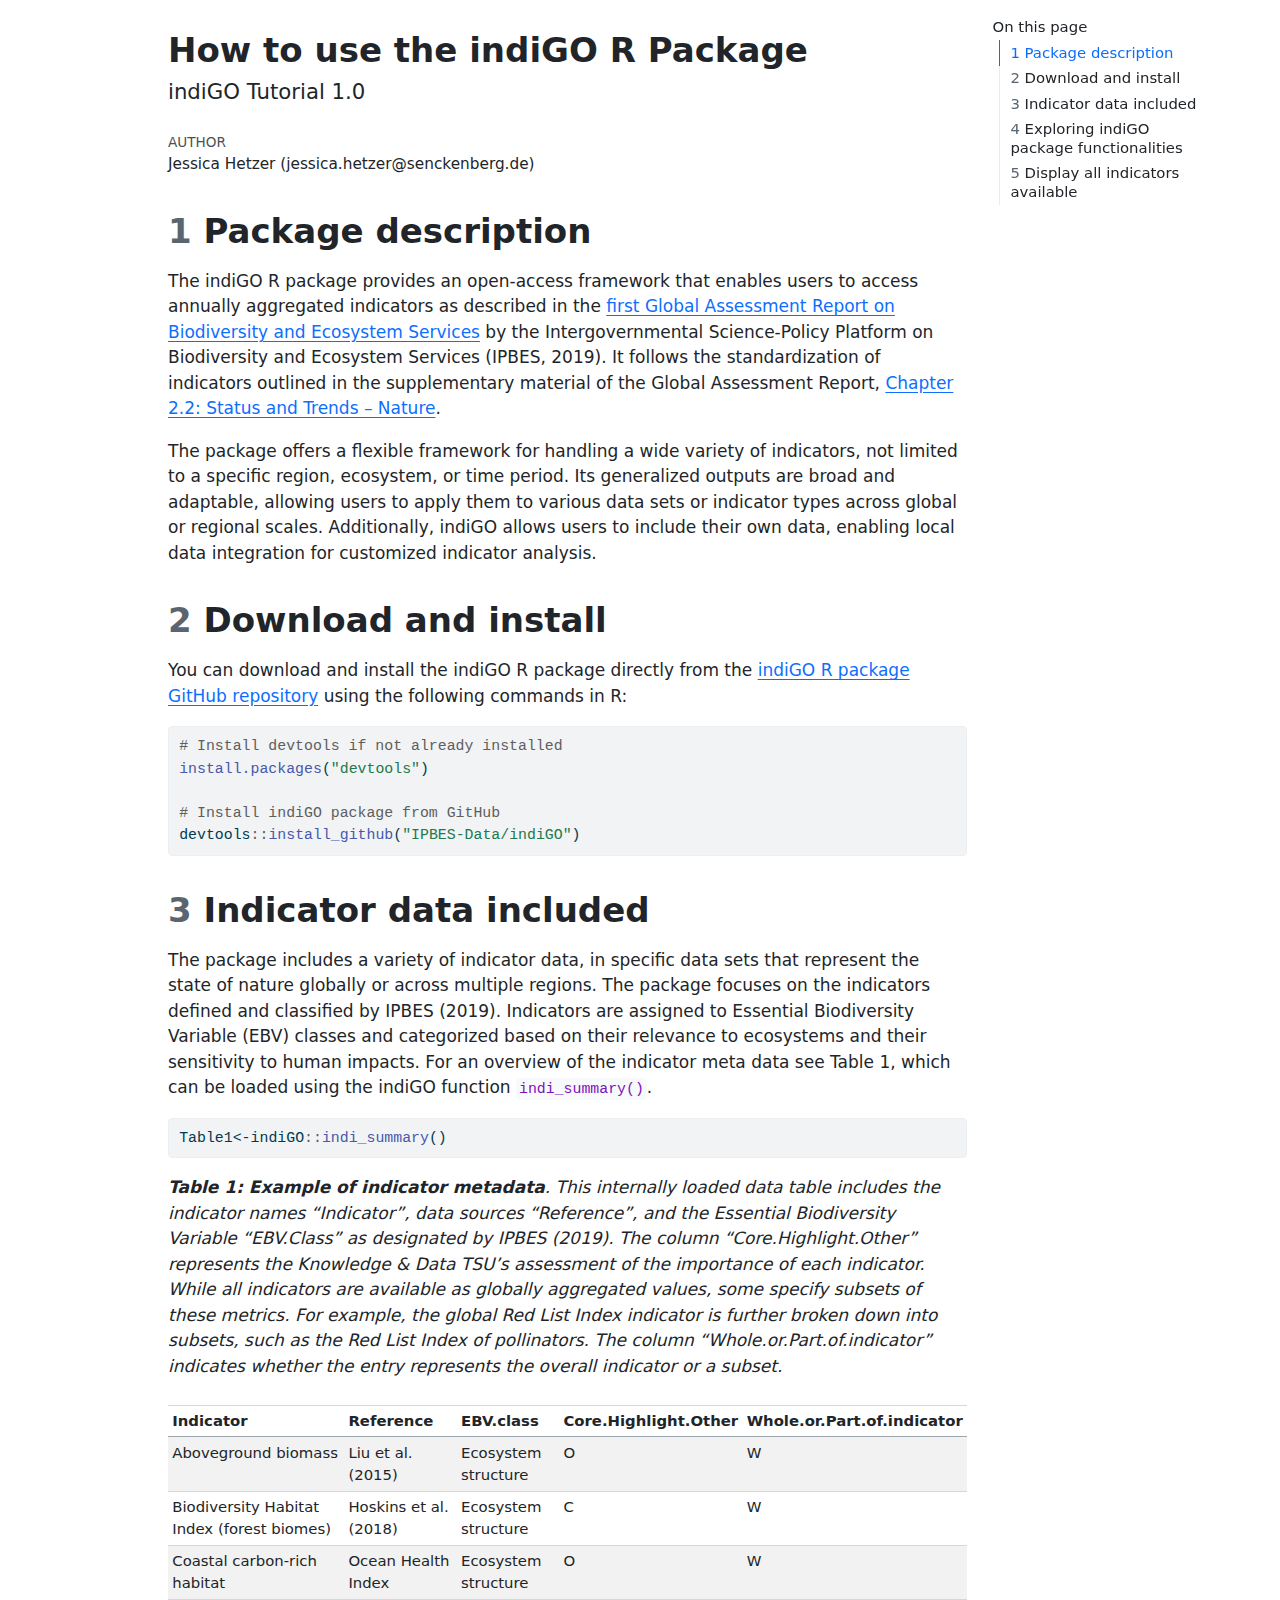
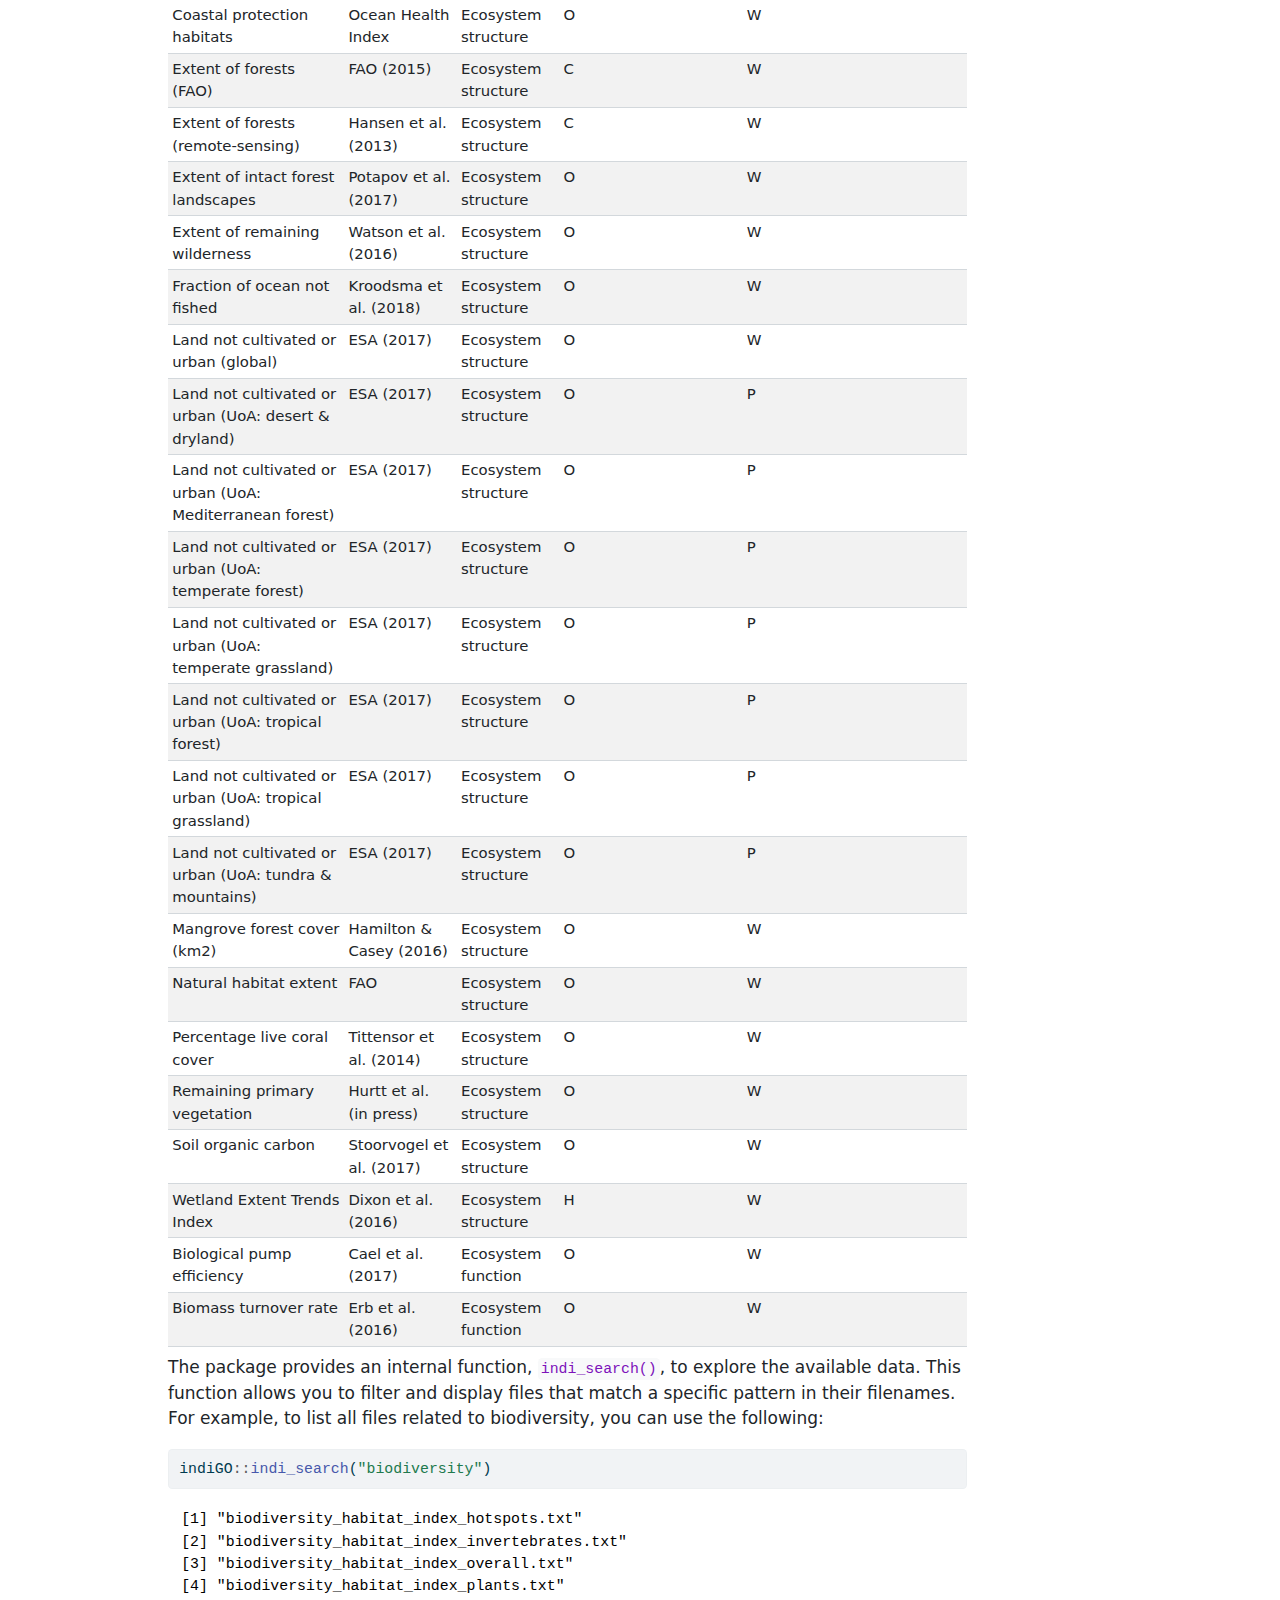
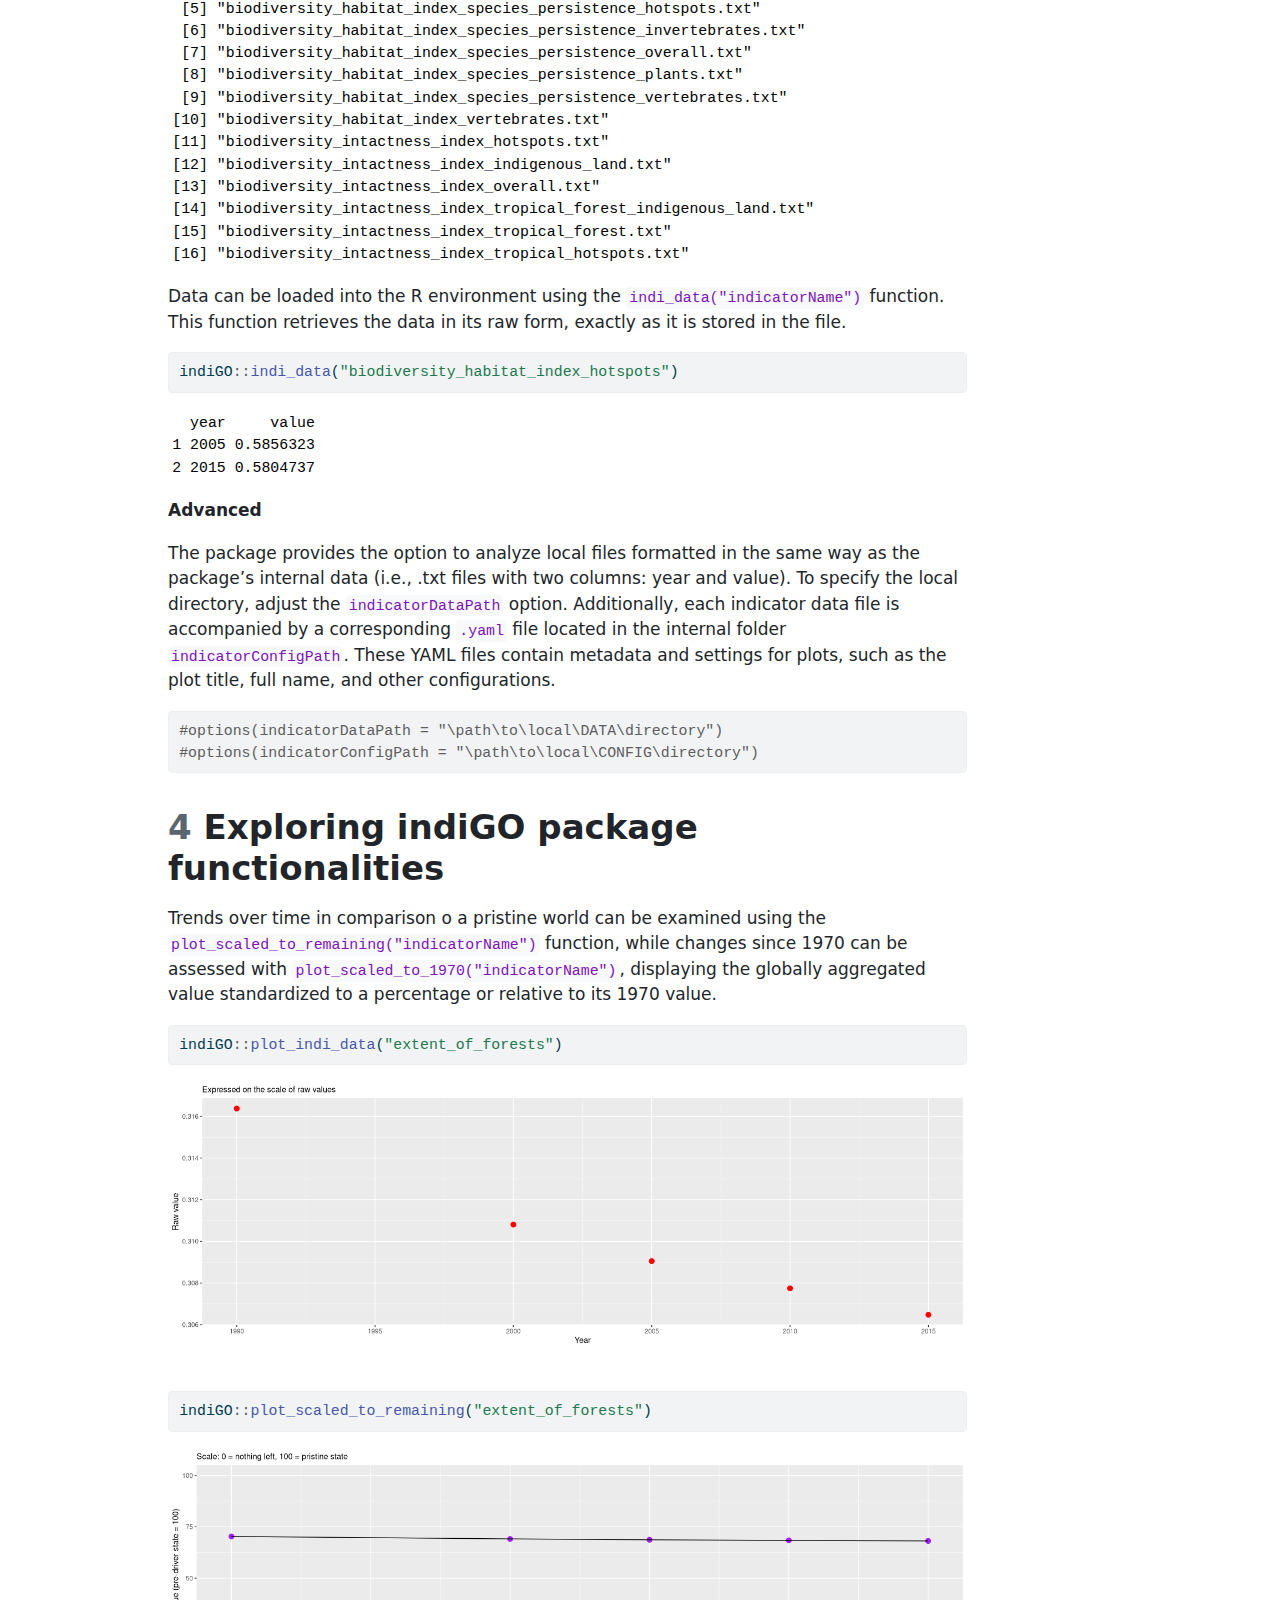
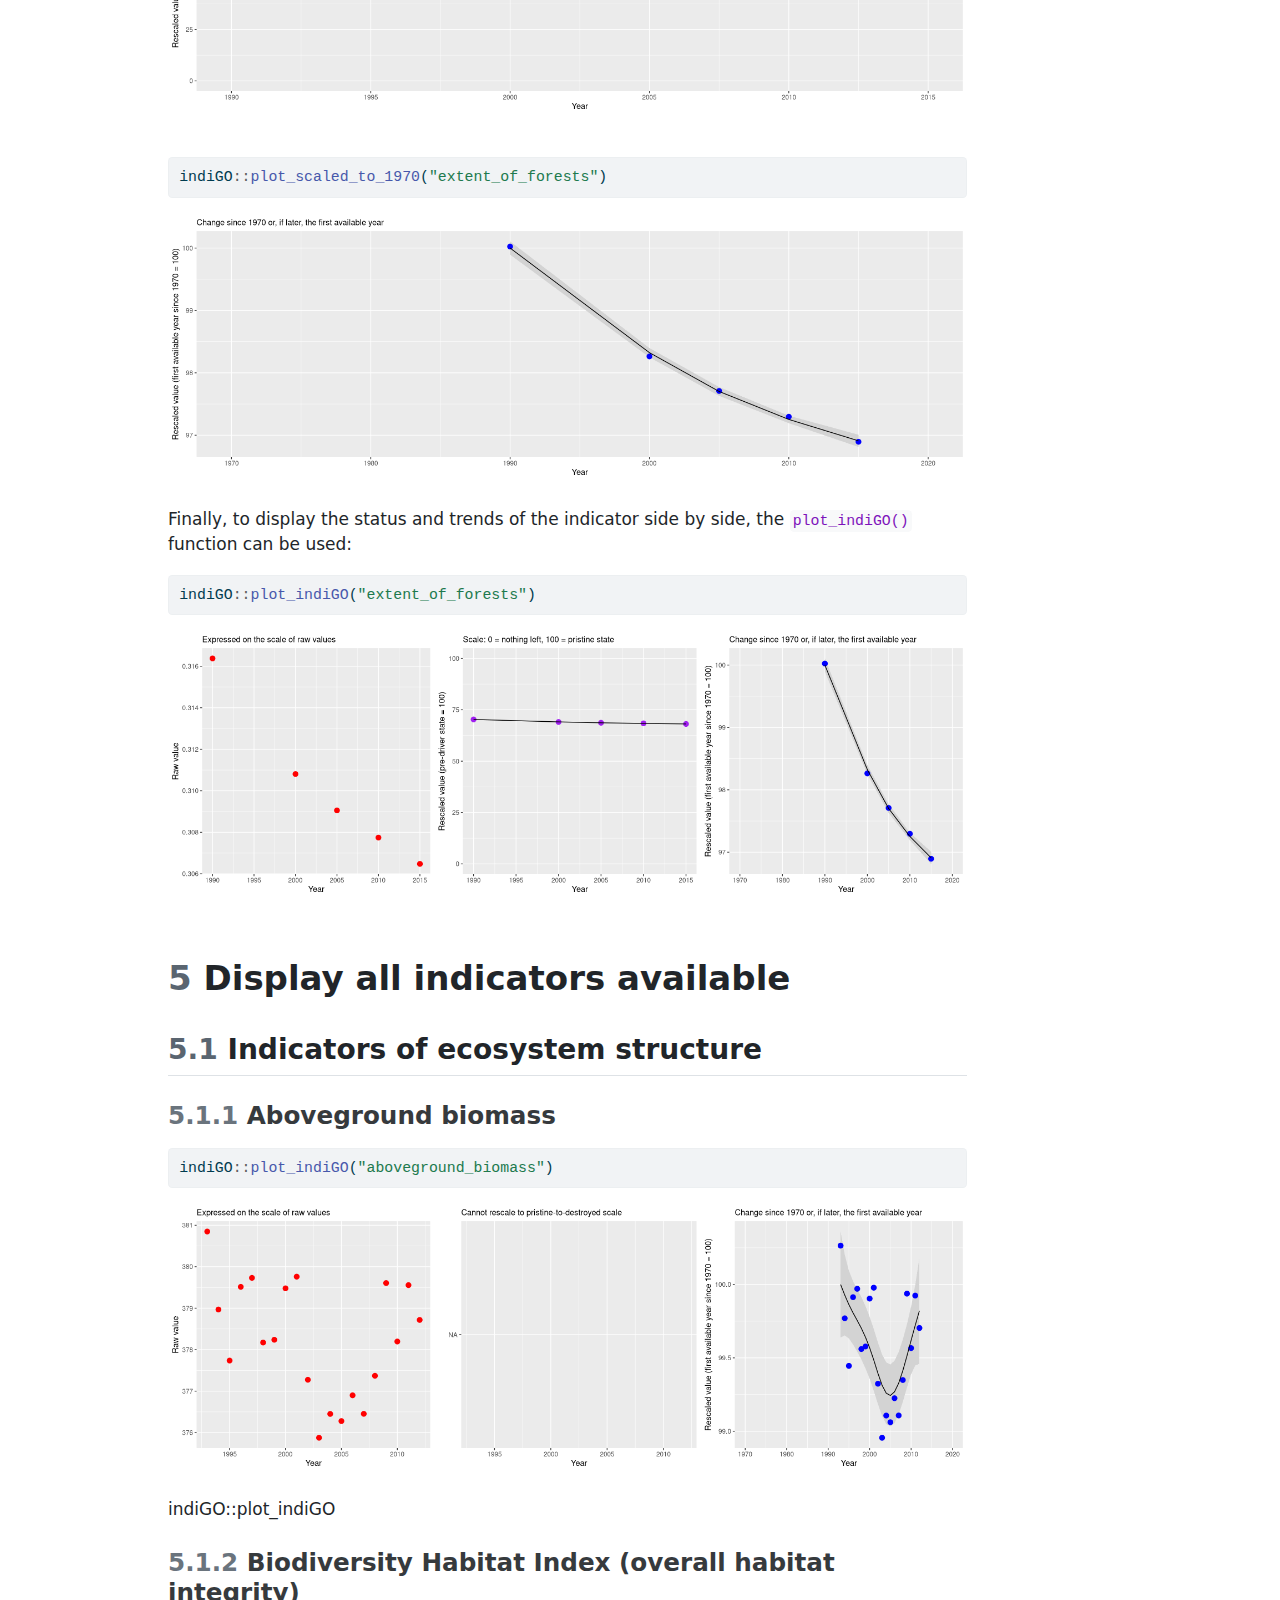
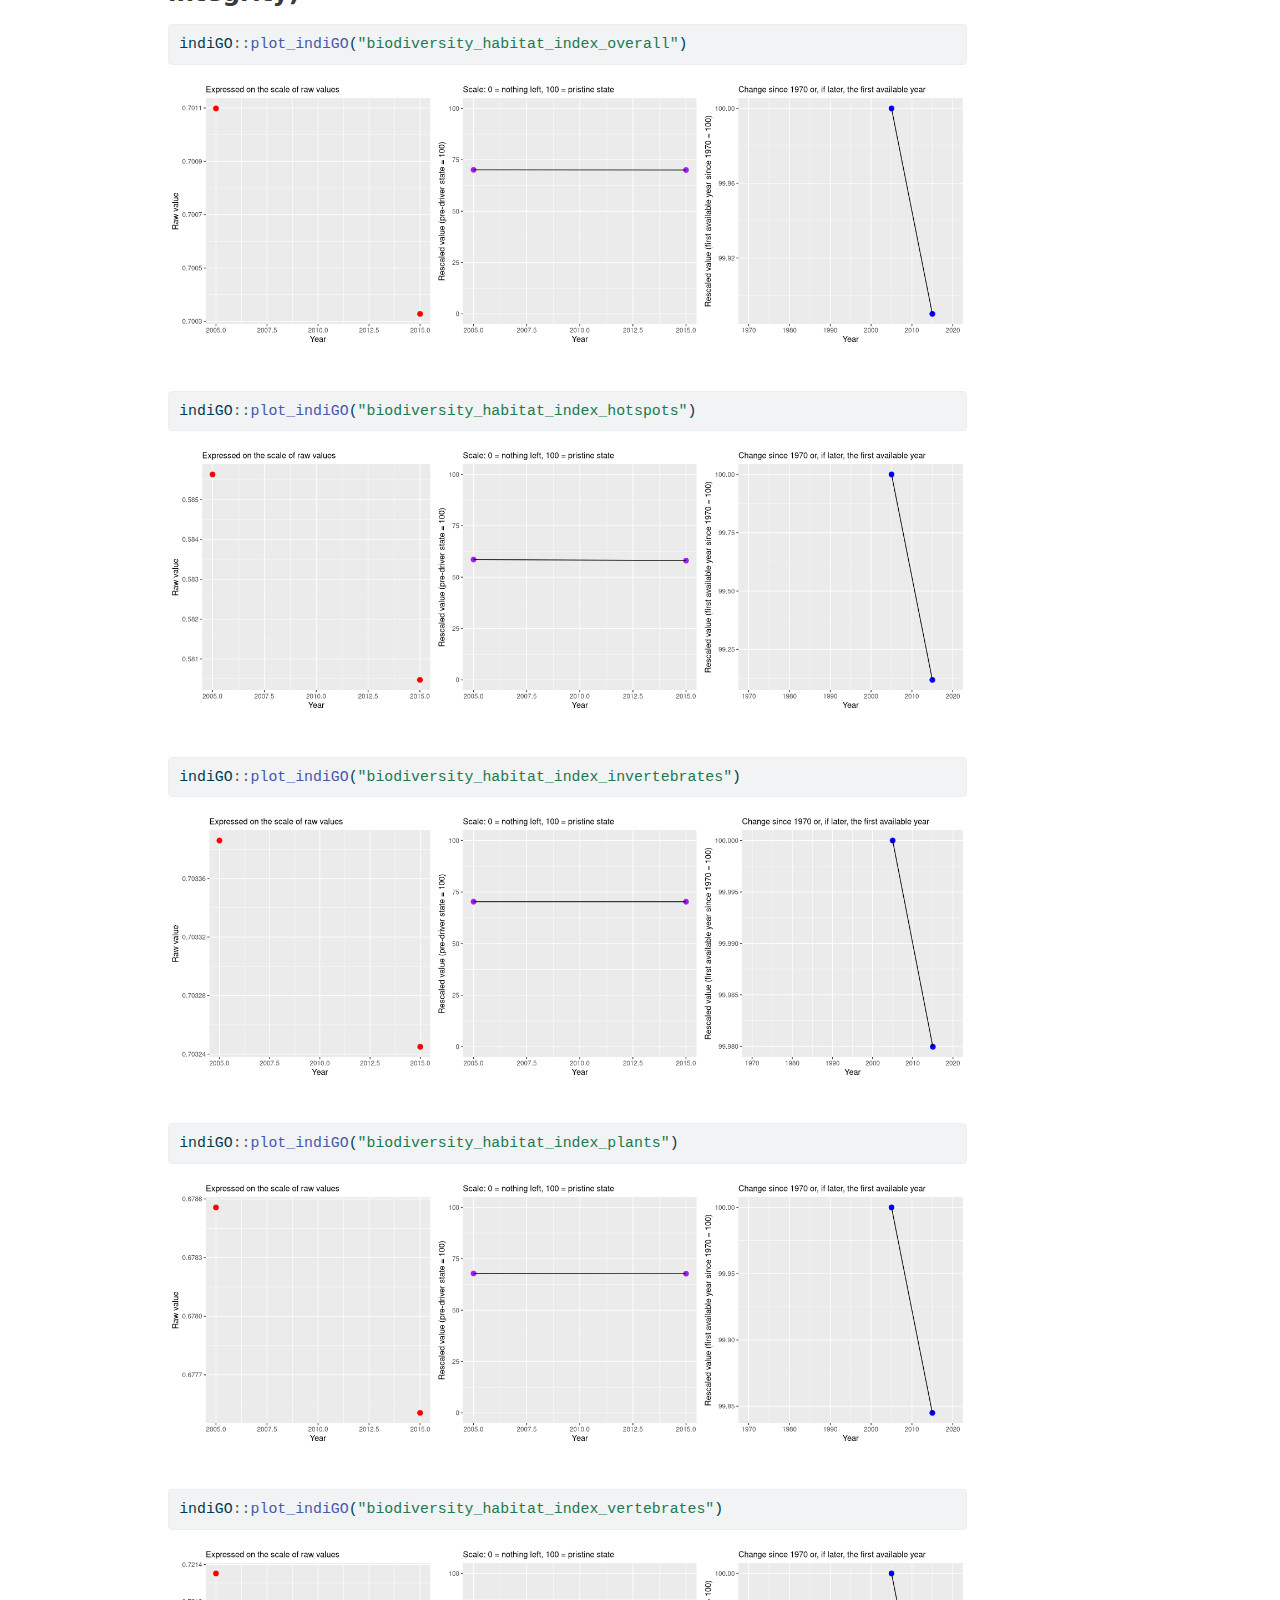
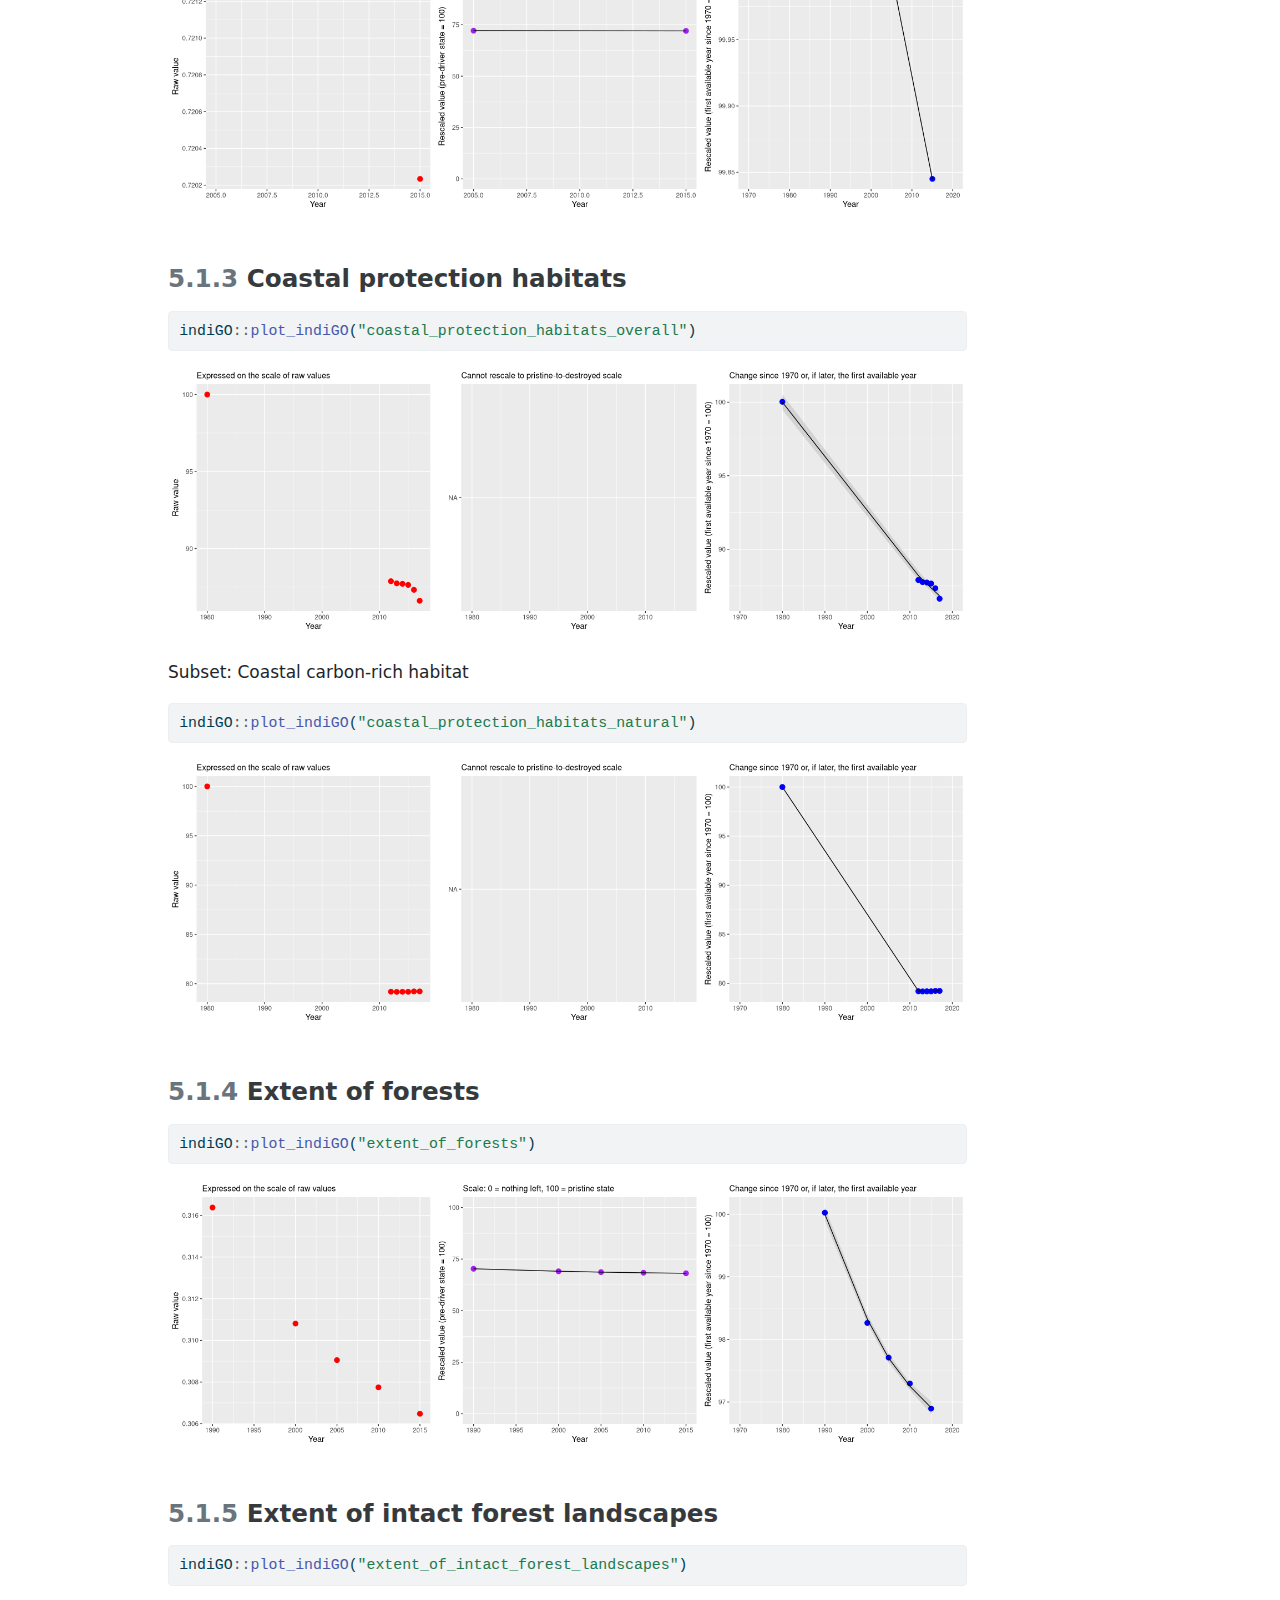
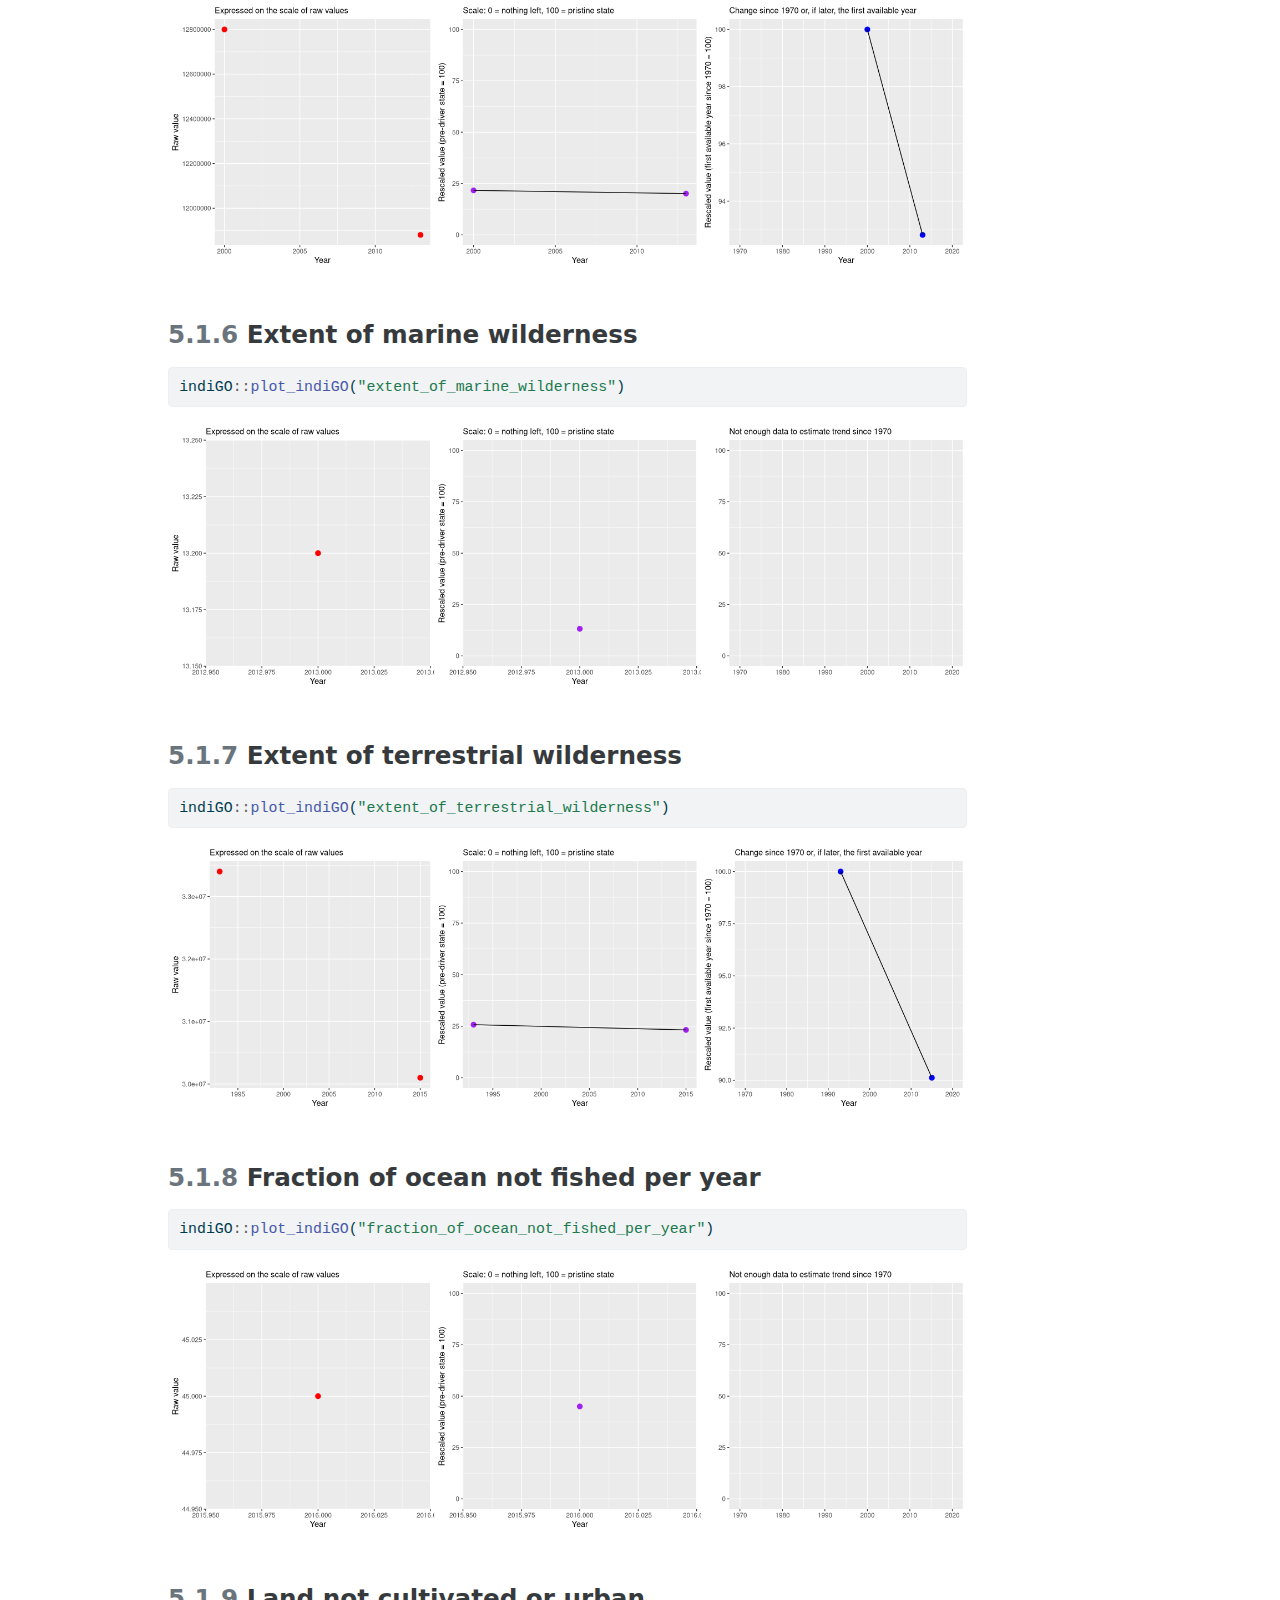
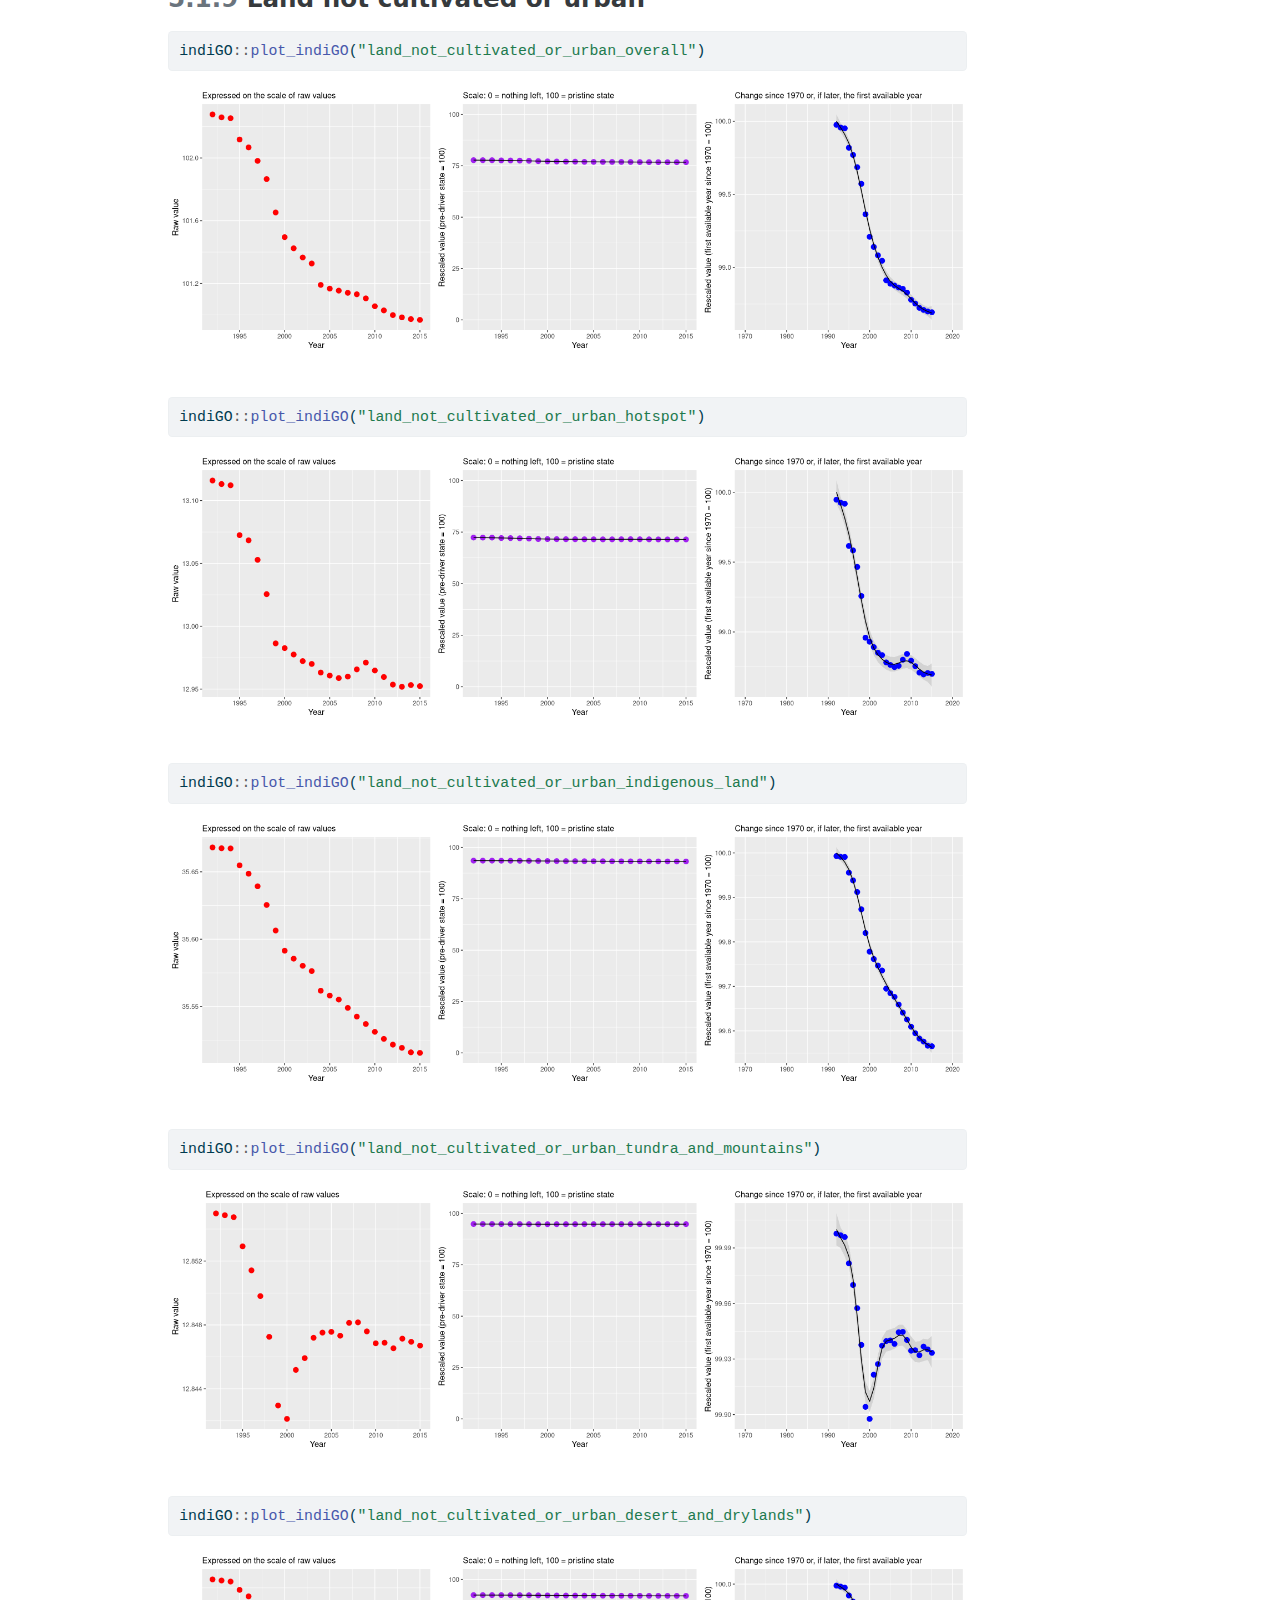
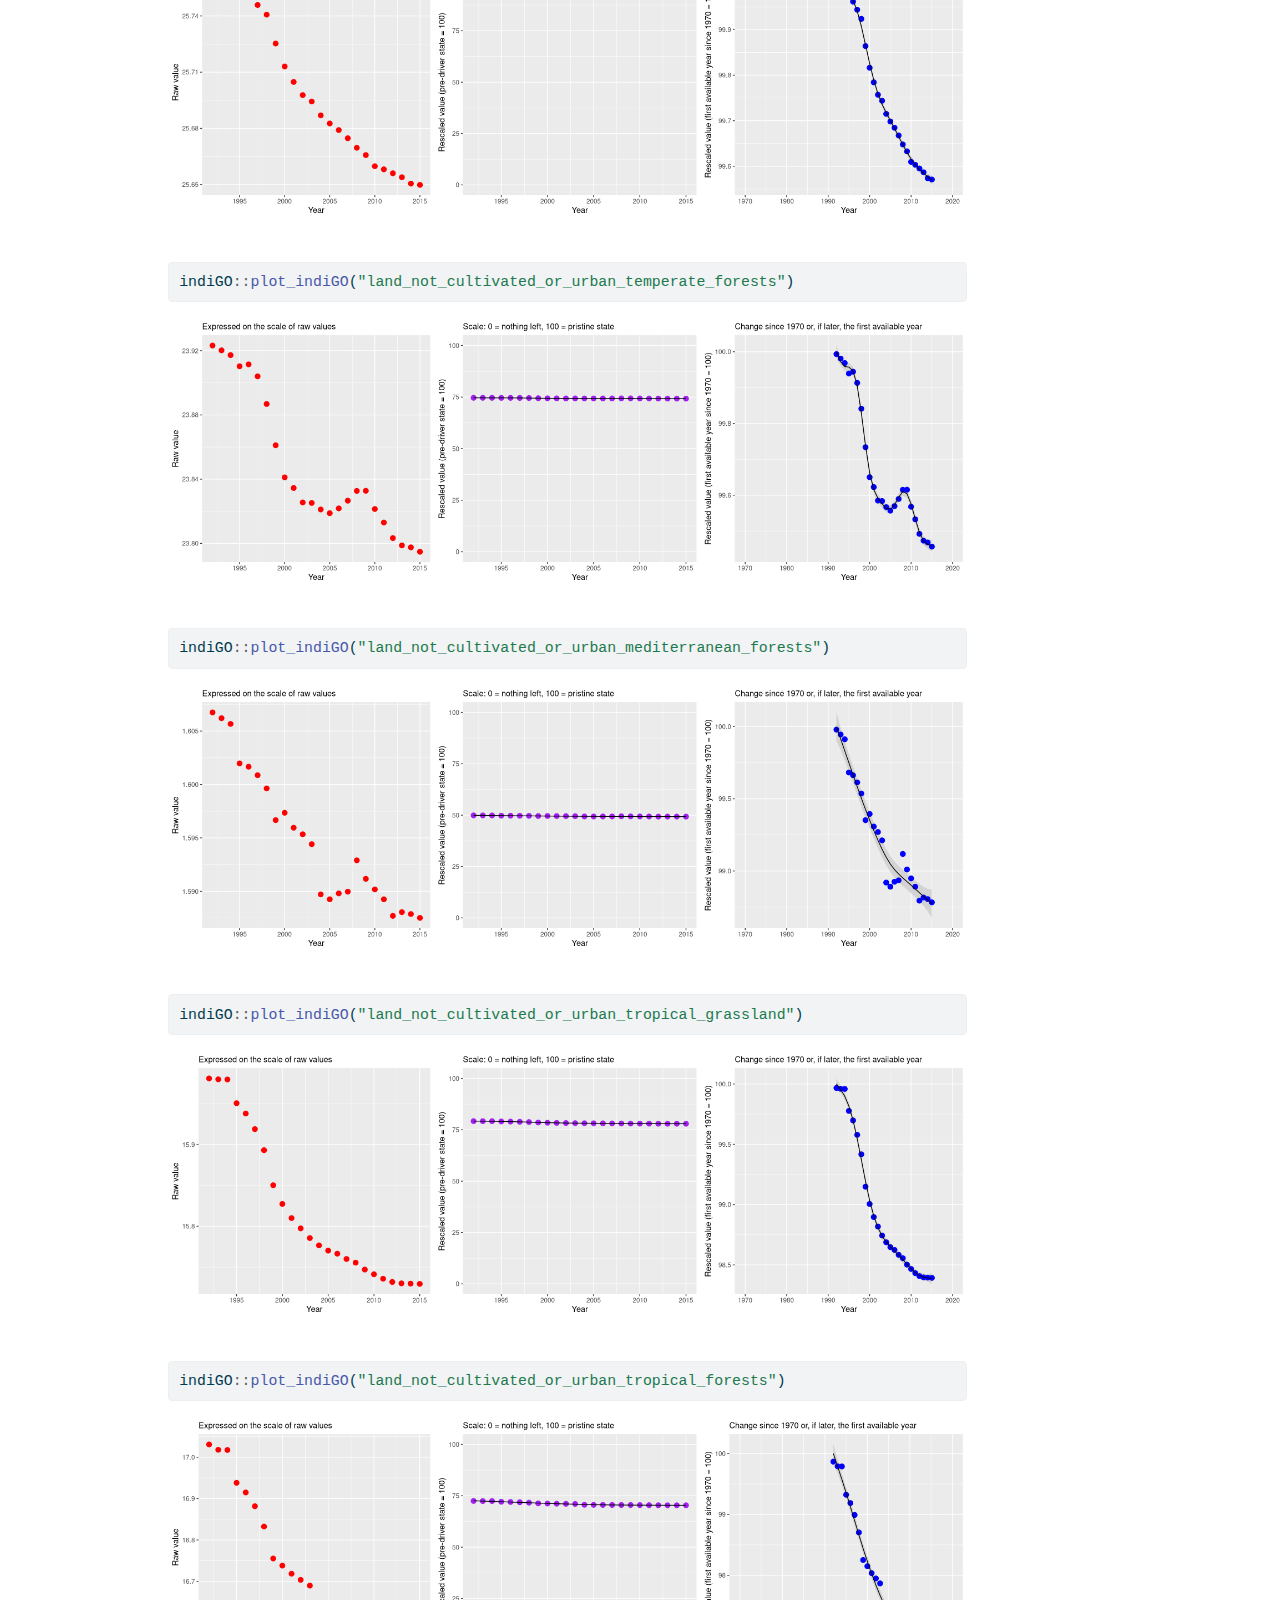
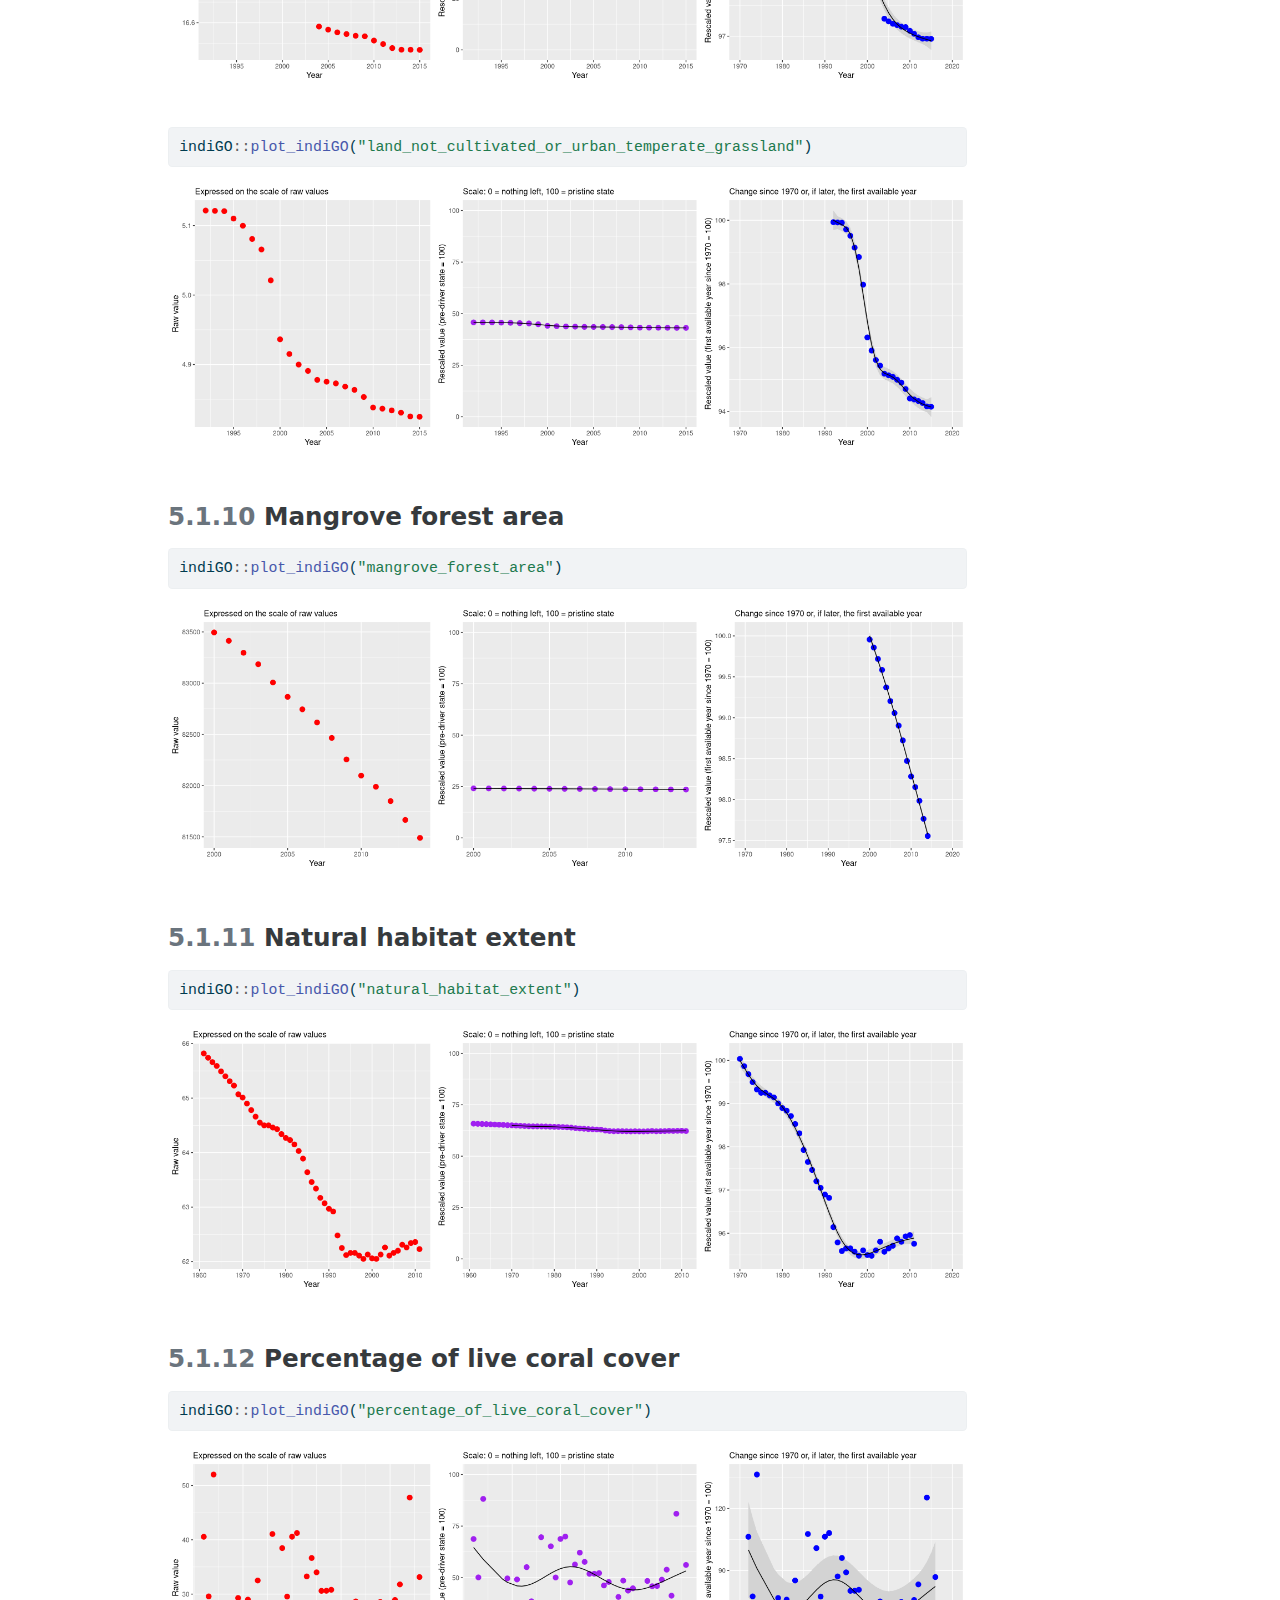
<file: docs/indiGO_Tutorial1.0.html>
<!DOCTYPE html>
<html xmlns="http://www.w3.org/1999/xhtml" lang="en" xml:lang="en"><head>

<meta charset="utf-8">
<meta name="generator" content="quarto-1.5.43">

<meta name="viewport" content="width=device-width, initial-scale=1.0, user-scalable=yes">

<meta name="author" content="Jessica Hetzer (jessica.hetzer@senckenberg.de)">

<title>indiGO Tutorials – How to use the indiGO R Package</title>
<style>
code{white-space: pre-wrap;}
span.smallcaps{font-variant: small-caps;}
div.columns{display: flex; gap: min(4vw, 1.5em);}
div.column{flex: auto; overflow-x: auto;}
div.hanging-indent{margin-left: 1.5em; text-indent: -1.5em;}
ul.task-list{list-style: none;}
ul.task-list li input[type="checkbox"] {
  width: 0.8em;
  margin: 0 0.8em 0.2em -1em; /* quarto-specific, see https://github.com/quarto-dev/quarto-cli/issues/4556 */ 
  vertical-align: middle;
}
/* CSS for syntax highlighting */
pre > code.sourceCode { white-space: pre; position: relative; }
pre > code.sourceCode > span { line-height: 1.25; }
pre > code.sourceCode > span:empty { height: 1.2em; }
.sourceCode { overflow: visible; }
code.sourceCode > span { color: inherit; text-decoration: inherit; }
div.sourceCode { margin: 1em 0; }
pre.sourceCode { margin: 0; }
@media screen {
div.sourceCode { overflow: auto; }
}
@media print {
pre > code.sourceCode { white-space: pre-wrap; }
pre > code.sourceCode > span { display: inline-block; text-indent: -5em; padding-left: 5em; }
}
pre.numberSource code
  { counter-reset: source-line 0; }
pre.numberSource code > span
  { position: relative; left: -4em; counter-increment: source-line; }
pre.numberSource code > span > a:first-child::before
  { content: counter(source-line);
    position: relative; left: -1em; text-align: right; vertical-align: baseline;
    border: none; display: inline-block;
    -webkit-touch-callout: none; -webkit-user-select: none;
    -khtml-user-select: none; -moz-user-select: none;
    -ms-user-select: none; user-select: none;
    padding: 0 4px; width: 4em;
  }
pre.numberSource { margin-left: 3em;  padding-left: 4px; }
div.sourceCode
  {   }
@media screen {
pre > code.sourceCode > span > a:first-child::before { text-decoration: underline; }
}
</style>


<script src="site_libs/quarto-nav/quarto-nav.js"></script>
<script src="site_libs/clipboard/clipboard.min.js"></script>
<script src="site_libs/quarto-search/autocomplete.umd.js"></script>
<script src="site_libs/quarto-search/fuse.min.js"></script>
<script src="site_libs/quarto-search/quarto-search.js"></script>
<meta name="quarto:offset" content="./">
<script src="site_libs/quarto-html/quarto.js"></script>
<script src="site_libs/quarto-html/popper.min.js"></script>
<script src="site_libs/quarto-html/tippy.umd.min.js"></script>
<script src="site_libs/quarto-html/anchor.min.js"></script>
<link href="site_libs/quarto-html/tippy.css" rel="stylesheet">
<link href="site_libs/quarto-html/quarto-syntax-highlighting.css" rel="stylesheet" id="quarto-text-highlighting-styles">
<script src="site_libs/bootstrap/bootstrap.min.js"></script>
<link href="site_libs/bootstrap/bootstrap-icons.css" rel="stylesheet">
<link href="site_libs/bootstrap/bootstrap.min.css" rel="stylesheet" id="quarto-bootstrap" data-mode="light">
<script id="quarto-search-options" type="application/json">{
  "location": "sidebar",
  "copy-button": false,
  "collapse-after": 3,
  "panel-placement": "start",
  "type": "textbox",
  "limit": 50,
  "keyboard-shortcut": [
    "f",
    "/",
    "s"
  ],
  "show-item-context": false,
  "language": {
    "search-no-results-text": "No results",
    "search-matching-documents-text": "matching documents",
    "search-copy-link-title": "Copy link to search",
    "search-hide-matches-text": "Hide additional matches",
    "search-more-match-text": "more match in this document",
    "search-more-matches-text": "more matches in this document",
    "search-clear-button-title": "Clear",
    "search-text-placeholder": "",
    "search-detached-cancel-button-title": "Cancel",
    "search-submit-button-title": "Submit",
    "search-label": "Search"
  }
}</script>
<script src="site_libs/kePrint-0.0.1/kePrint.js"></script>
<link href="site_libs/lightable-0.0.1/lightable.css" rel="stylesheet">


</head>

<body>

<div id="quarto-search-results"></div>
<!-- content -->
<div id="quarto-content" class="quarto-container page-columns page-rows-contents page-layout-article">
<!-- sidebar -->
<!-- margin-sidebar -->
    <div id="quarto-margin-sidebar" class="sidebar margin-sidebar">
        <nav id="TOC" role="doc-toc" class="toc-active">
    <h2 id="toc-title">On this page</h2>
   
  <ul>
  <li><a href="#package-description" id="toc-package-description" class="nav-link active" data-scroll-target="#package-description"><span class="header-section-number">1</span> Package description</a></li>
  <li><a href="#download-and-install" id="toc-download-and-install" class="nav-link" data-scroll-target="#download-and-install"><span class="header-section-number">2</span> Download and install</a></li>
  <li><a href="#indicator-data-included" id="toc-indicator-data-included" class="nav-link" data-scroll-target="#indicator-data-included"><span class="header-section-number">3</span> Indicator data included</a></li>
  <li><a href="#exploring-indigo-package-functionalities" id="toc-exploring-indigo-package-functionalities" class="nav-link" data-scroll-target="#exploring-indigo-package-functionalities"><span class="header-section-number">4</span> Exploring indiGO package functionalities</a></li>
  <li><a href="#display-all-indicators-available" id="toc-display-all-indicators-available" class="nav-link" data-scroll-target="#display-all-indicators-available"><span class="header-section-number">5</span> Display all indicators available</a>
  <ul class="collapse">
  <li><a href="#indicators-of-ecosystem-structure" id="toc-indicators-of-ecosystem-structure" class="nav-link" data-scroll-target="#indicators-of-ecosystem-structure"><span class="header-section-number">5.1</span> Indicators of ecosystem structure</a>
  <ul class="collapse">
  <li><a href="#aboveground-biomass" id="toc-aboveground-biomass" class="nav-link" data-scroll-target="#aboveground-biomass"><span class="header-section-number">5.1.1</span> Aboveground biomass</a></li>
  <li><a href="#biodiversity-habitat-index-overall-habitat-integrity" id="toc-biodiversity-habitat-index-overall-habitat-integrity" class="nav-link" data-scroll-target="#biodiversity-habitat-index-overall-habitat-integrity"><span class="header-section-number">5.1.2</span> Biodiversity Habitat Index (overall habitat integrity)</a></li>
  <li><a href="#coastal-protection-habitats" id="toc-coastal-protection-habitats" class="nav-link" data-scroll-target="#coastal-protection-habitats"><span class="header-section-number">5.1.3</span> Coastal protection habitats</a></li>
  <li><a href="#extent-of-forests" id="toc-extent-of-forests" class="nav-link" data-scroll-target="#extent-of-forests"><span class="header-section-number">5.1.4</span> Extent of forests</a></li>
  <li><a href="#extent-of-intact-forest-landscapes" id="toc-extent-of-intact-forest-landscapes" class="nav-link" data-scroll-target="#extent-of-intact-forest-landscapes"><span class="header-section-number">5.1.5</span> Extent of intact forest landscapes</a></li>
  <li><a href="#extent-of-marine-wilderness" id="toc-extent-of-marine-wilderness" class="nav-link" data-scroll-target="#extent-of-marine-wilderness"><span class="header-section-number">5.1.6</span> Extent of marine wilderness</a></li>
  <li><a href="#extent-of-terrestrial-wilderness" id="toc-extent-of-terrestrial-wilderness" class="nav-link" data-scroll-target="#extent-of-terrestrial-wilderness"><span class="header-section-number">5.1.7</span> Extent of terrestrial wilderness</a></li>
  <li><a href="#fraction-of-ocean-not-fished-per-year" id="toc-fraction-of-ocean-not-fished-per-year" class="nav-link" data-scroll-target="#fraction-of-ocean-not-fished-per-year"><span class="header-section-number">5.1.8</span> Fraction of ocean not fished per year</a></li>
  <li><a href="#land-not-cultivated-or-urban" id="toc-land-not-cultivated-or-urban" class="nav-link" data-scroll-target="#land-not-cultivated-or-urban"><span class="header-section-number">5.1.9</span> Land not cultivated or urban</a></li>
  <li><a href="#mangrove-forest-area" id="toc-mangrove-forest-area" class="nav-link" data-scroll-target="#mangrove-forest-area"><span class="header-section-number">5.1.10</span> Mangrove forest area</a></li>
  <li><a href="#natural-habitat-extent" id="toc-natural-habitat-extent" class="nav-link" data-scroll-target="#natural-habitat-extent"><span class="header-section-number">5.1.11</span> Natural habitat extent</a></li>
  <li><a href="#percentage-of-live-coral-cover" id="toc-percentage-of-live-coral-cover" class="nav-link" data-scroll-target="#percentage-of-live-coral-cover"><span class="header-section-number">5.1.12</span> Percentage of live coral cover</a></li>
  <li><a href="#permanent-surface-water-extent" id="toc-permanent-surface-water-extent" class="nav-link" data-scroll-target="#permanent-surface-water-extent"><span class="header-section-number">5.1.13</span> Permanent surface water extent</a></li>
  <li><a href="#remaining-primary-vegetation" id="toc-remaining-primary-vegetation" class="nav-link" data-scroll-target="#remaining-primary-vegetation"><span class="header-section-number">5.1.14</span> Remaining primary vegetation</a></li>
  <li><a href="#seagrass-meadow-area" id="toc-seagrass-meadow-area" class="nav-link" data-scroll-target="#seagrass-meadow-area"><span class="header-section-number">5.1.15</span> Seagrass meadow area</a></li>
  <li><a href="#soil-organic-carbon-correlative-model" id="toc-soil-organic-carbon-correlative-model" class="nav-link" data-scroll-target="#soil-organic-carbon-correlative-model"><span class="header-section-number">5.1.16</span> Soil organic carbon (correlative model)</a></li>
  <li><a href="#soil-organic-carbon-mechanistic-models" id="toc-soil-organic-carbon-mechanistic-models" class="nav-link" data-scroll-target="#soil-organic-carbon-mechanistic-models"><span class="header-section-number">5.1.17</span> Soil organic carbon (mechanistic models)</a></li>
  <li><a href="#tree-cover" id="toc-tree-cover" class="nav-link" data-scroll-target="#tree-cover"><span class="header-section-number">5.1.18</span> Tree cover</a></li>
  <li><a href="#vegetation-biomass-mechanistic-model" id="toc-vegetation-biomass-mechanistic-model" class="nav-link" data-scroll-target="#vegetation-biomass-mechanistic-model"><span class="header-section-number">5.1.19</span> Vegetation biomass (mechanistic model)</a></li>
  <li><a href="#wetland-extent-trends-index" id="toc-wetland-extent-trends-index" class="nav-link" data-scroll-target="#wetland-extent-trends-index"><span class="header-section-number">5.1.20</span> Wetland Extent Trends index</a></li>
  </ul></li>
  <li><a href="#indicators-of-ecosystem-function" id="toc-indicators-of-ecosystem-function" class="nav-link" data-scroll-target="#indicators-of-ecosystem-function"><span class="header-section-number">5.2</span> Indicators of ecosystem function</a>
  <ul class="collapse">
  <li><a href="#biological-pump-efficiency" id="toc-biological-pump-efficiency" class="nav-link" data-scroll-target="#biological-pump-efficiency"><span class="header-section-number">5.2.1</span> Biological pump efficiency</a></li>
  <li><a href="#biomass-turnover-rate" id="toc-biomass-turnover-rate" class="nav-link" data-scroll-target="#biomass-turnover-rate"><span class="header-section-number">5.2.2</span> Biomass turnover rate</a></li>
  <li><a href="#evapotranspiration-model-ensemble" id="toc-evapotranspiration-model-ensemble" class="nav-link" data-scroll-target="#evapotranspiration-model-ensemble"><span class="header-section-number">5.2.3</span> Evapotranspiration (model ensemble)</a></li>
  <li><a href="#marine-net-primary-productivity-remote-sensing" id="toc-marine-net-primary-productivity-remote-sensing" class="nav-link" data-scroll-target="#marine-net-primary-productivity-remote-sensing"><span class="header-section-number">5.2.4</span> Marine net primary productivity (remote-sensing)</a></li>
  <li><a href="#npp-remaining-in-terrestrial-ecosystems" id="toc-npp-remaining-in-terrestrial-ecosystems" class="nav-link" data-scroll-target="#npp-remaining-in-terrestrial-ecosystems"><span class="header-section-number">5.2.5</span> NPP remaining in terrestrial ecosystems</a></li>
  <li><a href="#oceanic-carbon-sequestration" id="toc-oceanic-carbon-sequestration" class="nav-link" data-scroll-target="#oceanic-carbon-sequestration"><span class="header-section-number">5.2.6</span> Oceanic carbon sequestration</a></li>
  <li><a href="#terrestrial-carbon-sequestration-model-ensemble" id="toc-terrestrial-carbon-sequestration-model-ensemble" class="nav-link" data-scroll-target="#terrestrial-carbon-sequestration-model-ensemble"><span class="header-section-number">5.2.7</span> Terrestrial carbon sequestration (model ensemble)</a></li>
  <li><a href="#terrestrial-npp-model-ensemble" id="toc-terrestrial-npp-model-ensemble" class="nav-link" data-scroll-target="#terrestrial-npp-model-ensemble"><span class="header-section-number">5.2.8</span> Terrestrial NPP (model ensemble)</a></li>
  <li><a href="#terrestrial-npp-remote-sensing" id="toc-terrestrial-npp-remote-sensing" class="nav-link" data-scroll-target="#terrestrial-npp-remote-sensing"><span class="header-section-number">5.2.9</span> Terrestrial NPP (remote-sensing)</a></li>
  </ul></li>
  <li><a href="#indicators-of-community-composition-local-scale" id="toc-indicators-of-community-composition-local-scale" class="nav-link" data-scroll-target="#indicators-of-community-composition-local-scale"><span class="header-section-number">5.3</span> Indicators of community composition – local scale</a>
  <ul class="collapse">
  <li><a href="#biodiversity-intactness-index-overall" id="toc-biodiversity-intactness-index-overall" class="nav-link" data-scroll-target="#biodiversity-intactness-index-overall"><span class="header-section-number">5.3.1</span> Biodiversity Intactness Index (overall)</a></li>
  <li><a href="#local-species-richness-biotime" id="toc-local-species-richness-biotime" class="nav-link" data-scroll-target="#local-species-richness-biotime"><span class="header-section-number">5.3.2</span> Local species richness (BioTime)</a></li>
  <li><a href="#local-species-richness-predicts" id="toc-local-species-richness-predicts" class="nav-link" data-scroll-target="#local-species-richness-predicts"><span class="header-section-number">5.3.3</span> Local species richness (PREDICTS)</a></li>
  <li><a href="#mean-species-abundance-index" id="toc-mean-species-abundance-index" class="nav-link" data-scroll-target="#mean-species-abundance-index"><span class="header-section-number">5.3.4</span> Mean Species Abundance index</a></li>
  </ul></li>
  <li><a href="#indicators-of-community-composition-regional-scale" id="toc-indicators-of-community-composition-regional-scale" class="nav-link" data-scroll-target="#indicators-of-community-composition-regional-scale"><span class="header-section-number">5.4</span> Indicators of community composition – regional scale</a>
  <ul class="collapse">
  <li><a href="#bird-species-per-grid-cell-csar" id="toc-bird-species-per-grid-cell-csar" class="nav-link" data-scroll-target="#bird-species-per-grid-cell-csar"><span class="header-section-number">5.4.1</span> Bird species per grid cell (cSAR)</a></li>
  <li><a href="#cumulative-number-of-alien-species" id="toc-cumulative-number-of-alien-species" class="nav-link" data-scroll-target="#cumulative-number-of-alien-species"><span class="header-section-number">5.4.2</span> Cumulative number of alien species</a></li>
  <li><a href="#cumulative-introduced-invasive-aliens" id="toc-cumulative-introduced-invasive-aliens" class="nav-link" data-scroll-target="#cumulative-introduced-invasive-aliens"><span class="header-section-number">5.4.3</span> Cumulative introduced invasive aliens</a></li>
  <li><a href="#functional-intactness-madingley" id="toc-functional-intactness-madingley" class="nav-link" data-scroll-target="#functional-intactness-madingley"><span class="header-section-number">5.4.4</span> Functional intactness (Madingley)</a></li>
  <li><a href="#species-richness-per-grid-cell-aim" id="toc-species-richness-per-grid-cell-aim" class="nav-link" data-scroll-target="#species-richness-per-grid-cell-aim"><span class="header-section-number">5.4.5</span> Species richness per grid cell (AIM)</a></li>
  </ul></li>
  <li><a href="#indicators-of-species-population-species-persistence" id="toc-indicators-of-species-population-species-persistence" class="nav-link" data-scroll-target="#indicators-of-species-population-species-persistence"><span class="header-section-number">5.5</span> Indicators of species population – species persistence</a>
  <ul class="collapse">
  <li><a href="#biodiversity-habitat-index-species-persistence" id="toc-biodiversity-habitat-index-species-persistence" class="nav-link" data-scroll-target="#biodiversity-habitat-index-species-persistence"><span class="header-section-number">5.5.1</span> Biodiversity Habitat Index (species persistence)</a></li>
  <li><a href="#global-bird-species-richness-change-csar" id="toc-global-bird-species-richness-change-csar" class="nav-link" data-scroll-target="#global-bird-species-richness-change-csar"><span class="header-section-number">5.5.2</span> Global bird species richness change (cSAR)</a></li>
  <li><a href="#global-mammal-and-bird-species-remaining" id="toc-global-mammal-and-bird-species-remaining" class="nav-link" data-scroll-target="#global-mammal-and-bird-species-remaining"><span class="header-section-number">5.5.3</span> Global mammal and bird species remaining</a></li>
  <li><a href="#red-list-index-overall" id="toc-red-list-index-overall" class="nav-link" data-scroll-target="#red-list-index-overall"><span class="header-section-number">5.5.4</span> Red List Index (overall)</a></li>
  <li><a href="#driver-specific-red-list-indices" id="toc-driver-specific-red-list-indices" class="nav-link" data-scroll-target="#driver-specific-red-list-indices"><span class="header-section-number">5.5.5</span> Driver-specific Red List Indices</a></li>
  </ul></li>
  <li><a href="#indicators-of-species-population-geographic-distribution" id="toc-indicators-of-species-population-geographic-distribution" class="nav-link" data-scroll-target="#indicators-of-species-population-geographic-distribution"><span class="header-section-number">5.6</span> Indicators of species population – geographic distribution</a>
  <ul class="collapse">
  <li><a href="#extent-of-suitable-habitat-mammals" id="toc-extent-of-suitable-habitat-mammals" class="nav-link" data-scroll-target="#extent-of-suitable-habitat-mammals"><span class="header-section-number">5.6.1</span> Extent of suitable habitat (mammals)</a></li>
  <li><a href="#mammalian-range-size" id="toc-mammalian-range-size" class="nav-link" data-scroll-target="#mammalian-range-size"><span class="header-section-number">5.6.2</span> Mammalian range size</a></li>
  <li><a href="#species-habitat-index" id="toc-species-habitat-index" class="nav-link" data-scroll-target="#species-habitat-index"><span class="header-section-number">5.6.3</span> Species Habitat Index</a></li>
  </ul></li>
  <li><a href="#indicators-of-species-population-population-size" id="toc-indicators-of-species-population-population-size" class="nav-link" data-scroll-target="#indicators-of-species-population-population-size"><span class="header-section-number">5.7</span> Indicators of species population – population size</a>
  <ul class="collapse">
  <li><a href="#fish-stocks-biologically-sustainable" id="toc-fish-stocks-biologically-sustainable" class="nav-link" data-scroll-target="#fish-stocks-biologically-sustainable"><span class="header-section-number">5.7.1</span> Fish stocks biologically sustainable</a></li>
  <li><a href="#living-planet-index" id="toc-living-planet-index" class="nav-link" data-scroll-target="#living-planet-index"><span class="header-section-number">5.7.2</span> Living Planet Index</a></li>
  <li><a href="#predatory-fish-biomass" id="toc-predatory-fish-biomass" class="nav-link" data-scroll-target="#predatory-fish-biomass"><span class="header-section-number">5.7.3</span> Predatory fish biomass</a></li>
  <li><a href="#prey-fish-biomass" id="toc-prey-fish-biomass" class="nav-link" data-scroll-target="#prey-fish-biomass"><span class="header-section-number">5.7.4</span> Prey fish biomass</a></li>
  <li><a href="#wild-bird-index-habitat-specialists" id="toc-wild-bird-index-habitat-specialists" class="nav-link" data-scroll-target="#wild-bird-index-habitat-specialists"><span class="header-section-number">5.7.5</span> Wild Bird Index (habitat specialists)</a></li>
  <li><a href="#wild-mammal-biomass" id="toc-wild-mammal-biomass" class="nav-link" data-scroll-target="#wild-mammal-biomass"><span class="header-section-number">5.7.6</span> Wild mammal biomass</a></li>
  </ul></li>
  <li><a href="#indicators-of-species-traits" id="toc-indicators-of-species-traits" class="nav-link" data-scroll-target="#indicators-of-species-traits"><span class="header-section-number">5.8</span> Indicators of species traits</a>
  <ul class="collapse">
  <li><a href="#functional-richness-madingley" id="toc-functional-richness-madingley" class="nav-link" data-scroll-target="#functional-richness-madingley"><span class="header-section-number">5.8.1</span> Functional richness (Madingley)</a></li>
  <li><a href="#mammalian-body-mass" id="toc-mammalian-body-mass" class="nav-link" data-scroll-target="#mammalian-body-mass"><span class="header-section-number">5.8.2</span> Mammalian body mass</a></li>
  <li><a href="#region-based-marine-trophic-index" id="toc-region-based-marine-trophic-index" class="nav-link" data-scroll-target="#region-based-marine-trophic-index"><span class="header-section-number">5.8.3</span> Region-based Marine Trophic Index</a></li>
  </ul></li>
  </ul></li>
  </ul>
</nav>
    </div>
<!-- main -->
<main class="content" id="quarto-document-content">

<header id="title-block-header" class="quarto-title-block default">
<div class="quarto-title">
<h1 class="title">How to use the indiGO R Package</h1>
<p class="subtitle lead">indiGO Tutorial 1.0</p>
</div>



<div class="quarto-title-meta">

    <div>
    <div class="quarto-title-meta-heading">Author</div>
    <div class="quarto-title-meta-contents">
             <p>Jessica Hetzer (jessica.hetzer@senckenberg.de) </p>
          </div>
  </div>
    
  
    
  </div>
  


</header>


<section id="package-description" class="level1" data-number="1">
<h1 data-number="1"><span class="header-section-number">1</span> Package description</h1>
<p>The indiGO R package provides an open-access framework that enables users to access annually aggregated indicators as described in the <a href="https://doi.org/10.5281/zenodo.3831673">first Global Assessment Report on Biodiversity and Ecosystem Services</a> by the Intergovernmental Science-Policy Platform on Biodiversity and Ecosystem Services (IPBES, 2019). It follows the standardization of indicators outlined in the supplementary material of the Global Assessment Report, <a href="https://doi.org/10.5281/zenodo.3832005">Chapter 2.2: Status and Trends – Nature</a>.</p>
<p>The package offers a flexible framework for handling a wide variety of indicators, not limited to a specific region, ecosystem, or time period. Its generalized outputs are broad and adaptable, allowing users to apply them to various data sets or indicator types across global or regional scales. Additionally, indiGO allows users to include their own data, enabling local data integration for customized indicator analysis.</p>
</section>
<section id="download-and-install" class="level1" data-number="2">
<h1 data-number="2"><span class="header-section-number">2</span> Download and install</h1>
<p>You can download and install the indiGO R package directly from the <a href="https://github.com/IPBES-Data/indiGO">indiGO R package GitHub repository</a> using the following commands in R:</p>
<div class="sourceCode" id="cb1"><pre class="sourceCode r code-with-copy"><code class="sourceCode r"><span id="cb1-1"><a href="#cb1-1" aria-hidden="true" tabindex="-1"></a><span class="co"># Install devtools if not already installed</span></span>
<span id="cb1-2"><a href="#cb1-2" aria-hidden="true" tabindex="-1"></a><span class="fu">install.packages</span>(<span class="st">"devtools"</span>)</span>
<span id="cb1-3"><a href="#cb1-3" aria-hidden="true" tabindex="-1"></a></span>
<span id="cb1-4"><a href="#cb1-4" aria-hidden="true" tabindex="-1"></a><span class="co"># Install indiGO package from GitHub</span></span>
<span id="cb1-5"><a href="#cb1-5" aria-hidden="true" tabindex="-1"></a>devtools<span class="sc">::</span><span class="fu">install_github</span>(<span class="st">"IPBES-Data/indiGO"</span>)</span></code><button title="Copy to Clipboard" class="code-copy-button"><i class="bi"></i></button></pre></div>
</section>
<section id="indicator-data-included" class="level1" data-number="3">
<h1 data-number="3"><span class="header-section-number">3</span> Indicator data included</h1>
<p>The package includes a variety of indicator data, in specific data sets that represent the state of nature globally or across multiple regions. The package focuses on the indicators defined and classified by IPBES (2019). Indicators are assigned to Essential Biodiversity Variable (EBV) classes and categorized based on their relevance to ecosystems and their sensitivity to human impacts. For an overview of the indicator meta data see Table 1, which can be loaded using the indiGO function <code>indi_summary()</code>.</p>
<div class="cell">
<div class="sourceCode cell-code" id="cb2"><pre class="sourceCode r code-with-copy"><code class="sourceCode r"><span id="cb2-1"><a href="#cb2-1" aria-hidden="true" tabindex="-1"></a>Table1<span class="ot">&lt;-</span>indiGO<span class="sc">::</span><span class="fu">indi_summary</span>()</span></code><button title="Copy to Clipboard" class="code-copy-button"><i class="bi"></i></button></pre></div>
</div>
<p><em><strong>Table 1: Example of indicator metadata</strong>. This internally loaded data table includes the indicator names “Indicator”, data sources “Reference”, and the Essential Biodiversity Variable “EBV.Class” as designated by IPBES (2019). The column “Core.Highlight.Other” represents the Knowledge &amp; Data TSU’s assessment of the importance of each indicator. While all indicators are available as globally aggregated values, some specify subsets of these metrics. For example, the global Red List Index indicator is further broken down into subsets, such as the Red List Index of pollinators. The column “Whole.or.Part.of.indicator” indicates whether the entry represents the overall indicator or a subset.</em></p>
<div class="cell">
<div class="cell-output-display">
<div class="table-responsive">
<table class="table table-striped table-hover table-condensed caption-top table-sm small" data-quarto-postprocess="true">
<thead>
<tr class="header">
<th style="text-align: left;" data-quarto-table-cell-role="th">Indicator</th>
<th style="text-align: left;" data-quarto-table-cell-role="th">Reference</th>
<th style="text-align: left;" data-quarto-table-cell-role="th">EBV.class</th>
<th style="text-align: left;" data-quarto-table-cell-role="th">Core.Highlight.Other</th>
<th style="text-align: left;" data-quarto-table-cell-role="th">Whole.or.Part.of.indicator</th>
</tr>
</thead>
<tbody>
<tr class="odd">
<td style="text-align: left;">Aboveground biomass</td>
<td style="text-align: left;">Liu et al. (2015)</td>
<td style="text-align: left;">Ecosystem structure</td>
<td style="text-align: left;">O</td>
<td style="text-align: left;">W</td>
</tr>
<tr class="even">
<td style="text-align: left;">Biodiversity Habitat Index (forest biomes)</td>
<td style="text-align: left;">Hoskins et al. (2018)</td>
<td style="text-align: left;">Ecosystem structure</td>
<td style="text-align: left;">C</td>
<td style="text-align: left;">W</td>
</tr>
<tr class="odd">
<td style="text-align: left;">Coastal carbon-rich habitat</td>
<td style="text-align: left;">Ocean Health Index</td>
<td style="text-align: left;">Ecosystem structure</td>
<td style="text-align: left;">O</td>
<td style="text-align: left;">W</td>
</tr>
<tr class="even">
<td style="text-align: left;">Coastal protection habitats</td>
<td style="text-align: left;">Ocean Health Index</td>
<td style="text-align: left;">Ecosystem structure</td>
<td style="text-align: left;">O</td>
<td style="text-align: left;">W</td>
</tr>
<tr class="odd">
<td style="text-align: left;">Extent of forests (FAO)</td>
<td style="text-align: left;">FAO (2015)</td>
<td style="text-align: left;">Ecosystem structure</td>
<td style="text-align: left;">C</td>
<td style="text-align: left;">W</td>
</tr>
<tr class="even">
<td style="text-align: left;">Extent of forests (remote-sensing)</td>
<td style="text-align: left;">Hansen et al. (2013)</td>
<td style="text-align: left;">Ecosystem structure</td>
<td style="text-align: left;">C</td>
<td style="text-align: left;">W</td>
</tr>
<tr class="odd">
<td style="text-align: left;">Extent of intact forest landscapes</td>
<td style="text-align: left;">Potapov et al. (2017)</td>
<td style="text-align: left;">Ecosystem structure</td>
<td style="text-align: left;">O</td>
<td style="text-align: left;">W</td>
</tr>
<tr class="even">
<td style="text-align: left;">Extent of remaining wilderness</td>
<td style="text-align: left;">Watson et al. (2016)</td>
<td style="text-align: left;">Ecosystem structure</td>
<td style="text-align: left;">O</td>
<td style="text-align: left;">W</td>
</tr>
<tr class="odd">
<td style="text-align: left;">Fraction of ocean not fished</td>
<td style="text-align: left;">Kroodsma et al. (2018)</td>
<td style="text-align: left;">Ecosystem structure</td>
<td style="text-align: left;">O</td>
<td style="text-align: left;">W</td>
</tr>
<tr class="even">
<td style="text-align: left;">Land not cultivated or urban (global)</td>
<td style="text-align: left;">ESA (2017)</td>
<td style="text-align: left;">Ecosystem structure</td>
<td style="text-align: left;">O</td>
<td style="text-align: left;">W</td>
</tr>
<tr class="odd">
<td style="text-align: left;">Land not cultivated or urban (UoA: desert &amp; dryland)</td>
<td style="text-align: left;">ESA (2017)</td>
<td style="text-align: left;">Ecosystem structure</td>
<td style="text-align: left;">O</td>
<td style="text-align: left;">P</td>
</tr>
<tr class="even">
<td style="text-align: left;">Land not cultivated or urban (UoA: Mediterranean forest)</td>
<td style="text-align: left;">ESA (2017)</td>
<td style="text-align: left;">Ecosystem structure</td>
<td style="text-align: left;">O</td>
<td style="text-align: left;">P</td>
</tr>
<tr class="odd">
<td style="text-align: left;">Land not cultivated or urban (UoA: temperate forest)</td>
<td style="text-align: left;">ESA (2017)</td>
<td style="text-align: left;">Ecosystem structure</td>
<td style="text-align: left;">O</td>
<td style="text-align: left;">P</td>
</tr>
<tr class="even">
<td style="text-align: left;">Land not cultivated or urban (UoA: temperate grassland)</td>
<td style="text-align: left;">ESA (2017)</td>
<td style="text-align: left;">Ecosystem structure</td>
<td style="text-align: left;">O</td>
<td style="text-align: left;">P</td>
</tr>
<tr class="odd">
<td style="text-align: left;">Land not cultivated or urban (UoA: tropical forest)</td>
<td style="text-align: left;">ESA (2017)</td>
<td style="text-align: left;">Ecosystem structure</td>
<td style="text-align: left;">O</td>
<td style="text-align: left;">P</td>
</tr>
<tr class="even">
<td style="text-align: left;">Land not cultivated or urban (UoA: tropical grassland)</td>
<td style="text-align: left;">ESA (2017)</td>
<td style="text-align: left;">Ecosystem structure</td>
<td style="text-align: left;">O</td>
<td style="text-align: left;">P</td>
</tr>
<tr class="odd">
<td style="text-align: left;">Land not cultivated or urban (UoA: tundra &amp; mountains)</td>
<td style="text-align: left;">ESA (2017)</td>
<td style="text-align: left;">Ecosystem structure</td>
<td style="text-align: left;">O</td>
<td style="text-align: left;">P</td>
</tr>
<tr class="even">
<td style="text-align: left;">Mangrove forest cover (km2)</td>
<td style="text-align: left;">Hamilton &amp; Casey (2016)</td>
<td style="text-align: left;">Ecosystem structure</td>
<td style="text-align: left;">O</td>
<td style="text-align: left;">W</td>
</tr>
<tr class="odd">
<td style="text-align: left;">Natural habitat extent</td>
<td style="text-align: left;">FAO</td>
<td style="text-align: left;">Ecosystem structure</td>
<td style="text-align: left;">O</td>
<td style="text-align: left;">W</td>
</tr>
<tr class="even">
<td style="text-align: left;">Percentage live coral cover</td>
<td style="text-align: left;">Tittensor et al. (2014)</td>
<td style="text-align: left;">Ecosystem structure</td>
<td style="text-align: left;">O</td>
<td style="text-align: left;">W</td>
</tr>
<tr class="odd">
<td style="text-align: left;">Remaining primary vegetation</td>
<td style="text-align: left;">Hurtt et al. (in press)</td>
<td style="text-align: left;">Ecosystem structure</td>
<td style="text-align: left;">O</td>
<td style="text-align: left;">W</td>
</tr>
<tr class="even">
<td style="text-align: left;">Soil organic carbon</td>
<td style="text-align: left;">Stoorvogel et al. (2017)</td>
<td style="text-align: left;">Ecosystem structure</td>
<td style="text-align: left;">O</td>
<td style="text-align: left;">W</td>
</tr>
<tr class="odd">
<td style="text-align: left;">Wetland Extent Trends Index</td>
<td style="text-align: left;">Dixon et al. (2016)</td>
<td style="text-align: left;">Ecosystem structure</td>
<td style="text-align: left;">H</td>
<td style="text-align: left;">W</td>
</tr>
<tr class="even">
<td style="text-align: left;">Biological pump efficiency</td>
<td style="text-align: left;">Cael et al. (2017)</td>
<td style="text-align: left;">Ecosystem function</td>
<td style="text-align: left;">O</td>
<td style="text-align: left;">W</td>
</tr>
<tr class="odd">
<td style="text-align: left;">Biomass turnover rate</td>
<td style="text-align: left;">Erb et al. (2016)</td>
<td style="text-align: left;">Ecosystem function</td>
<td style="text-align: left;">O</td>
<td style="text-align: left;">W</td>
</tr>
</tbody>
</table>
</div>


</div>
</div>
<p>The package provides an internal function, <code>indi_search()</code>, to explore the available data. This function allows you to filter and display files that match a specific pattern in their filenames. For example, to list all files related to biodiversity, you can use the following:</p>
<div class="cell">
<div class="sourceCode cell-code" id="cb3"><pre class="sourceCode r code-with-copy"><code class="sourceCode r"><span id="cb3-1"><a href="#cb3-1" aria-hidden="true" tabindex="-1"></a>indiGO<span class="sc">::</span><span class="fu">indi_search</span>(<span class="st">"biodiversity"</span>)</span></code><button title="Copy to Clipboard" class="code-copy-button"><i class="bi"></i></button></pre></div>
<div class="cell-output cell-output-stdout">
<pre><code> [1] "biodiversity_habitat_index_hotspots.txt"                          
 [2] "biodiversity_habitat_index_invertebrates.txt"                     
 [3] "biodiversity_habitat_index_overall.txt"                           
 [4] "biodiversity_habitat_index_plants.txt"                            
 [5] "biodiversity_habitat_index_species_persistence_hotspots.txt"      
 [6] "biodiversity_habitat_index_species_persistence_invertebrates.txt" 
 [7] "biodiversity_habitat_index_species_persistence_overall.txt"       
 [8] "biodiversity_habitat_index_species_persistence_plants.txt"        
 [9] "biodiversity_habitat_index_species_persistence_vertebrates.txt"   
[10] "biodiversity_habitat_index_vertebrates.txt"                       
[11] "biodiversity_intactness_index_hotspots.txt"                       
[12] "biodiversity_intactness_index_indigenous_land.txt"                
[13] "biodiversity_intactness_index_overall.txt"                        
[14] "biodiversity_intactness_index_tropical_forest_indigenous_land.txt"
[15] "biodiversity_intactness_index_tropical_forest.txt"                
[16] "biodiversity_intactness_index_tropical_hotspots.txt"              </code></pre>
</div>
</div>
<p>Data can be loaded into the R environment using the <code>indi_data("indicatorName")</code> function. This function retrieves the data in its raw form, exactly as it is stored in the file.</p>
<div class="cell">
<div class="sourceCode cell-code" id="cb5"><pre class="sourceCode r code-with-copy"><code class="sourceCode r"><span id="cb5-1"><a href="#cb5-1" aria-hidden="true" tabindex="-1"></a>indiGO<span class="sc">::</span><span class="fu">indi_data</span>(<span class="st">"biodiversity_habitat_index_hotspots"</span>)</span></code><button title="Copy to Clipboard" class="code-copy-button"><i class="bi"></i></button></pre></div>
<div class="cell-output cell-output-stdout">
<pre><code>  year     value
1 2005 0.5856323
2 2015 0.5804737</code></pre>
</div>
</div>
<p><strong>Advanced</strong></p>
<p>The package provides the option to analyze local files formatted in the same way as the package’s internal data (i.e., .txt files with two columns: year and value). To specify the local directory, adjust the <code>indicatorDataPath</code> option. Additionally, each indicator data file is accompanied by a corresponding <code>.yaml</code> file located in the internal folder <code>indicatorConfigPath</code>. These YAML files contain metadata and settings for plots, such as the plot title, full name, and other configurations.</p>
<div class="cell">
<div class="sourceCode cell-code" id="cb7"><pre class="sourceCode r code-with-copy"><code class="sourceCode r"><span id="cb7-1"><a href="#cb7-1" aria-hidden="true" tabindex="-1"></a><span class="co">#options(indicatorDataPath = "\path\to\local\DATA\directory")</span></span>
<span id="cb7-2"><a href="#cb7-2" aria-hidden="true" tabindex="-1"></a><span class="co">#options(indicatorConfigPath = "\path\to\local\CONFIG\directory")</span></span></code><button title="Copy to Clipboard" class="code-copy-button"><i class="bi"></i></button></pre></div>
</div>
</section>
<section id="exploring-indigo-package-functionalities" class="level1" data-number="4">
<h1 data-number="4"><span class="header-section-number">4</span> Exploring indiGO package functionalities</h1>
<p>Trends over time in comparison o a pristine world can be examined using the <code>plot_scaled_to_remaining("indicatorName")</code> function, while changes since 1970 can be assessed with <code>plot_scaled_to_1970("indicatorName")</code>, displaying the globally aggregated value standardized to a percentage or relative to its 1970 value.</p>
<div class="cell">
<div class="sourceCode cell-code" id="cb8"><pre class="sourceCode r code-with-copy"><code class="sourceCode r"><span id="cb8-1"><a href="#cb8-1" aria-hidden="true" tabindex="-1"></a>indiGO<span class="sc">::</span><span class="fu">plot_indi_data</span>(<span class="st">"extent_of_forests"</span>)</span></code><button title="Copy to Clipboard" class="code-copy-button"><i class="bi"></i></button></pre></div>
<div class="cell-output-display">
<div>
<figure class="figure">
<p><img src="indiGO_Tutorial1.0_files/figure-html/unnamed-chunk-7-1.png" class="img-fluid figure-img" width="1440"></p>
</figure>
</div>
</div>
<div class="sourceCode cell-code" id="cb9"><pre class="sourceCode r code-with-copy"><code class="sourceCode r"><span id="cb9-1"><a href="#cb9-1" aria-hidden="true" tabindex="-1"></a>indiGO<span class="sc">::</span><span class="fu">plot_scaled_to_remaining</span>(<span class="st">"extent_of_forests"</span>)</span></code><button title="Copy to Clipboard" class="code-copy-button"><i class="bi"></i></button></pre></div>
<div class="cell-output-display">
<div>
<figure class="figure">
<p><img src="indiGO_Tutorial1.0_files/figure-html/unnamed-chunk-7-2.png" class="img-fluid figure-img" width="1440"></p>
</figure>
</div>
</div>
<div class="sourceCode cell-code" id="cb10"><pre class="sourceCode r code-with-copy"><code class="sourceCode r"><span id="cb10-1"><a href="#cb10-1" aria-hidden="true" tabindex="-1"></a>indiGO<span class="sc">::</span><span class="fu">plot_scaled_to_1970</span>(<span class="st">"extent_of_forests"</span>)</span></code><button title="Copy to Clipboard" class="code-copy-button"><i class="bi"></i></button></pre></div>
<div class="cell-output-display">
<div>
<figure class="figure">
<p><img src="indiGO_Tutorial1.0_files/figure-html/unnamed-chunk-7-3.png" class="img-fluid figure-img" width="1440"></p>
</figure>
</div>
</div>
</div>
<p>Finally, to display the status and trends of the indicator side by side, the <code>plot_indiGO()</code> function can be used:</p>
<div class="cell">
<div class="sourceCode cell-code" id="cb11"><pre class="sourceCode r code-with-copy"><code class="sourceCode r"><span id="cb11-1"><a href="#cb11-1" aria-hidden="true" tabindex="-1"></a>indiGO<span class="sc">::</span><span class="fu">plot_indiGO</span>(<span class="st">"extent_of_forests"</span>)</span></code><button title="Copy to Clipboard" class="code-copy-button"><i class="bi"></i></button></pre></div>
<div class="cell-output-display">
<div>
<figure class="figure">
<p><img src="indiGO_Tutorial1.0_files/figure-html/unnamed-chunk-8-1.png" class="img-fluid figure-img" width="1440"></p>
</figure>
</div>
</div>
</div>
</section>
<section id="display-all-indicators-available" class="level1" data-number="5">
<h1 data-number="5"><span class="header-section-number">5</span> Display all indicators available</h1>
<section id="indicators-of-ecosystem-structure" class="level2" data-number="5.1">
<h2 data-number="5.1" class="anchored" data-anchor-id="indicators-of-ecosystem-structure"><span class="header-section-number">5.1</span> Indicators of ecosystem structure</h2>
<section id="aboveground-biomass" class="level3" data-number="5.1.1">
<h3 data-number="5.1.1" class="anchored" data-anchor-id="aboveground-biomass"><span class="header-section-number">5.1.1</span> Aboveground biomass</h3>
<div class="cell">
<div class="sourceCode cell-code" id="cb12"><pre class="sourceCode r code-with-copy"><code class="sourceCode r"><span id="cb12-1"><a href="#cb12-1" aria-hidden="true" tabindex="-1"></a>indiGO<span class="sc">::</span><span class="fu">plot_indiGO</span>(<span class="st">"aboveground_biomass"</span>)</span></code><button title="Copy to Clipboard" class="code-copy-button"><i class="bi"></i></button></pre></div>
<div class="cell-output-display">
<div>
<figure class="figure">
<p><img src="indiGO_Tutorial1.0_files/figure-html/unnamed-chunk-9-1.png" class="img-fluid figure-img" width="1440"></p>
</figure>
</div>
</div>
</div>
<p>indiGO::plot_indiGO</p>
</section>
<section id="biodiversity-habitat-index-overall-habitat-integrity" class="level3" data-number="5.1.2">
<h3 data-number="5.1.2" class="anchored" data-anchor-id="biodiversity-habitat-index-overall-habitat-integrity"><span class="header-section-number">5.1.2</span> Biodiversity Habitat Index (overall habitat integrity)</h3>
<div class="cell">
<div class="sourceCode cell-code" id="cb13"><pre class="sourceCode r code-with-copy"><code class="sourceCode r"><span id="cb13-1"><a href="#cb13-1" aria-hidden="true" tabindex="-1"></a>indiGO<span class="sc">::</span><span class="fu">plot_indiGO</span>(<span class="st">"biodiversity_habitat_index_overall"</span>)</span></code><button title="Copy to Clipboard" class="code-copy-button"><i class="bi"></i></button></pre></div>
<div class="cell-output-display">
<div>
<figure class="figure">
<p><img src="indiGO_Tutorial1.0_files/figure-html/unnamed-chunk-10-1.png" class="img-fluid figure-img" width="1440"></p>
</figure>
</div>
</div>
<div class="sourceCode cell-code" id="cb14"><pre class="sourceCode r code-with-copy"><code class="sourceCode r"><span id="cb14-1"><a href="#cb14-1" aria-hidden="true" tabindex="-1"></a>indiGO<span class="sc">::</span><span class="fu">plot_indiGO</span>(<span class="st">"biodiversity_habitat_index_hotspots"</span>)</span></code><button title="Copy to Clipboard" class="code-copy-button"><i class="bi"></i></button></pre></div>
<div class="cell-output-display">
<div>
<figure class="figure">
<p><img src="indiGO_Tutorial1.0_files/figure-html/unnamed-chunk-10-2.png" class="img-fluid figure-img" width="1440"></p>
</figure>
</div>
</div>
<div class="sourceCode cell-code" id="cb15"><pre class="sourceCode r code-with-copy"><code class="sourceCode r"><span id="cb15-1"><a href="#cb15-1" aria-hidden="true" tabindex="-1"></a>indiGO<span class="sc">::</span><span class="fu">plot_indiGO</span>(<span class="st">"biodiversity_habitat_index_invertebrates"</span>)</span></code><button title="Copy to Clipboard" class="code-copy-button"><i class="bi"></i></button></pre></div>
<div class="cell-output-display">
<div>
<figure class="figure">
<p><img src="indiGO_Tutorial1.0_files/figure-html/unnamed-chunk-10-3.png" class="img-fluid figure-img" width="1440"></p>
</figure>
</div>
</div>
<div class="sourceCode cell-code" id="cb16"><pre class="sourceCode r code-with-copy"><code class="sourceCode r"><span id="cb16-1"><a href="#cb16-1" aria-hidden="true" tabindex="-1"></a>indiGO<span class="sc">::</span><span class="fu">plot_indiGO</span>(<span class="st">"biodiversity_habitat_index_plants"</span>)</span></code><button title="Copy to Clipboard" class="code-copy-button"><i class="bi"></i></button></pre></div>
<div class="cell-output-display">
<div>
<figure class="figure">
<p><img src="indiGO_Tutorial1.0_files/figure-html/unnamed-chunk-10-4.png" class="img-fluid figure-img" width="1440"></p>
</figure>
</div>
</div>
<div class="sourceCode cell-code" id="cb17"><pre class="sourceCode r code-with-copy"><code class="sourceCode r"><span id="cb17-1"><a href="#cb17-1" aria-hidden="true" tabindex="-1"></a>indiGO<span class="sc">::</span><span class="fu">plot_indiGO</span>(<span class="st">"biodiversity_habitat_index_vertebrates"</span>)</span></code><button title="Copy to Clipboard" class="code-copy-button"><i class="bi"></i></button></pre></div>
<div class="cell-output-display">
<div>
<figure class="figure">
<p><img src="indiGO_Tutorial1.0_files/figure-html/unnamed-chunk-10-5.png" class="img-fluid figure-img" width="1440"></p>
</figure>
</div>
</div>
</div>
</section>
<section id="coastal-protection-habitats" class="level3" data-number="5.1.3">
<h3 data-number="5.1.3" class="anchored" data-anchor-id="coastal-protection-habitats"><span class="header-section-number">5.1.3</span> Coastal protection habitats</h3>
<div class="cell">
<div class="sourceCode cell-code" id="cb18"><pre class="sourceCode r code-with-copy"><code class="sourceCode r"><span id="cb18-1"><a href="#cb18-1" aria-hidden="true" tabindex="-1"></a>indiGO<span class="sc">::</span><span class="fu">plot_indiGO</span>(<span class="st">"coastal_protection_habitats_overall"</span>)</span></code><button title="Copy to Clipboard" class="code-copy-button"><i class="bi"></i></button></pre></div>
<div class="cell-output-display">
<div>
<figure class="figure">
<p><img src="indiGO_Tutorial1.0_files/figure-html/unnamed-chunk-11-1.png" class="img-fluid figure-img" width="1440"></p>
</figure>
</div>
</div>
</div>
<p>Subset: Coastal carbon-rich habitat</p>
<div class="cell">
<div class="sourceCode cell-code" id="cb19"><pre class="sourceCode r code-with-copy"><code class="sourceCode r"><span id="cb19-1"><a href="#cb19-1" aria-hidden="true" tabindex="-1"></a>indiGO<span class="sc">::</span><span class="fu">plot_indiGO</span>(<span class="st">"coastal_protection_habitats_natural"</span>)</span></code><button title="Copy to Clipboard" class="code-copy-button"><i class="bi"></i></button></pre></div>
<div class="cell-output-display">
<div>
<figure class="figure">
<p><img src="indiGO_Tutorial1.0_files/figure-html/unnamed-chunk-12-1.png" class="img-fluid figure-img" width="1440"></p>
</figure>
</div>
</div>
</div>
</section>
<section id="extent-of-forests" class="level3" data-number="5.1.4">
<h3 data-number="5.1.4" class="anchored" data-anchor-id="extent-of-forests"><span class="header-section-number">5.1.4</span> Extent of forests</h3>
<div class="cell">
<div class="sourceCode cell-code" id="cb20"><pre class="sourceCode r code-with-copy"><code class="sourceCode r"><span id="cb20-1"><a href="#cb20-1" aria-hidden="true" tabindex="-1"></a>indiGO<span class="sc">::</span><span class="fu">plot_indiGO</span>(<span class="st">"extent_of_forests"</span>)</span></code><button title="Copy to Clipboard" class="code-copy-button"><i class="bi"></i></button></pre></div>
<div class="cell-output-display">
<div>
<figure class="figure">
<p><img src="indiGO_Tutorial1.0_files/figure-html/unnamed-chunk-13-1.png" class="img-fluid figure-img" width="1440"></p>
</figure>
</div>
</div>
</div>
</section>
<section id="extent-of-intact-forest-landscapes" class="level3" data-number="5.1.5">
<h3 data-number="5.1.5" class="anchored" data-anchor-id="extent-of-intact-forest-landscapes"><span class="header-section-number">5.1.5</span> Extent of intact forest landscapes</h3>
<div class="cell">
<div class="sourceCode cell-code" id="cb21"><pre class="sourceCode r code-with-copy"><code class="sourceCode r"><span id="cb21-1"><a href="#cb21-1" aria-hidden="true" tabindex="-1"></a>indiGO<span class="sc">::</span><span class="fu">plot_indiGO</span>(<span class="st">"extent_of_intact_forest_landscapes"</span>)</span></code><button title="Copy to Clipboard" class="code-copy-button"><i class="bi"></i></button></pre></div>
<div class="cell-output-display">
<div>
<figure class="figure">
<p><img src="indiGO_Tutorial1.0_files/figure-html/unnamed-chunk-14-1.png" class="img-fluid figure-img" width="1440"></p>
</figure>
</div>
</div>
</div>
</section>
<section id="extent-of-marine-wilderness" class="level3" data-number="5.1.6">
<h3 data-number="5.1.6" class="anchored" data-anchor-id="extent-of-marine-wilderness"><span class="header-section-number">5.1.6</span> Extent of marine wilderness</h3>
<div class="cell">
<div class="sourceCode cell-code" id="cb22"><pre class="sourceCode r code-with-copy"><code class="sourceCode r"><span id="cb22-1"><a href="#cb22-1" aria-hidden="true" tabindex="-1"></a>indiGO<span class="sc">::</span><span class="fu">plot_indiGO</span>(<span class="st">"extent_of_marine_wilderness"</span>)</span></code><button title="Copy to Clipboard" class="code-copy-button"><i class="bi"></i></button></pre></div>
<div class="cell-output-display">
<div>
<figure class="figure">
<p><img src="indiGO_Tutorial1.0_files/figure-html/unnamed-chunk-15-1.png" class="img-fluid figure-img" width="1440"></p>
</figure>
</div>
</div>
</div>
</section>
<section id="extent-of-terrestrial-wilderness" class="level3" data-number="5.1.7">
<h3 data-number="5.1.7" class="anchored" data-anchor-id="extent-of-terrestrial-wilderness"><span class="header-section-number">5.1.7</span> Extent of terrestrial wilderness</h3>
<div class="cell">
<div class="sourceCode cell-code" id="cb23"><pre class="sourceCode r code-with-copy"><code class="sourceCode r"><span id="cb23-1"><a href="#cb23-1" aria-hidden="true" tabindex="-1"></a>indiGO<span class="sc">::</span><span class="fu">plot_indiGO</span>(<span class="st">"extent_of_terrestrial_wilderness"</span>)</span></code><button title="Copy to Clipboard" class="code-copy-button"><i class="bi"></i></button></pre></div>
<div class="cell-output-display">
<div>
<figure class="figure">
<p><img src="indiGO_Tutorial1.0_files/figure-html/unnamed-chunk-16-1.png" class="img-fluid figure-img" width="1440"></p>
</figure>
</div>
</div>
</div>
</section>
<section id="fraction-of-ocean-not-fished-per-year" class="level3" data-number="5.1.8">
<h3 data-number="5.1.8" class="anchored" data-anchor-id="fraction-of-ocean-not-fished-per-year"><span class="header-section-number">5.1.8</span> Fraction of ocean not fished per year</h3>
<div class="cell">
<div class="sourceCode cell-code" id="cb24"><pre class="sourceCode r code-with-copy"><code class="sourceCode r"><span id="cb24-1"><a href="#cb24-1" aria-hidden="true" tabindex="-1"></a>indiGO<span class="sc">::</span><span class="fu">plot_indiGO</span>(<span class="st">"fraction_of_ocean_not_fished_per_year"</span>)</span></code><button title="Copy to Clipboard" class="code-copy-button"><i class="bi"></i></button></pre></div>
<div class="cell-output-display">
<div>
<figure class="figure">
<p><img src="indiGO_Tutorial1.0_files/figure-html/unnamed-chunk-17-1.png" class="img-fluid figure-img" width="1440"></p>
</figure>
</div>
</div>
</div>
</section>
<section id="land-not-cultivated-or-urban" class="level3" data-number="5.1.9">
<h3 data-number="5.1.9" class="anchored" data-anchor-id="land-not-cultivated-or-urban"><span class="header-section-number">5.1.9</span> Land not cultivated or urban</h3>
<div class="cell">
<div class="sourceCode cell-code" id="cb25"><pre class="sourceCode r code-with-copy"><code class="sourceCode r"><span id="cb25-1"><a href="#cb25-1" aria-hidden="true" tabindex="-1"></a>indiGO<span class="sc">::</span><span class="fu">plot_indiGO</span>(<span class="st">"land_not_cultivated_or_urban_overall"</span>)</span></code><button title="Copy to Clipboard" class="code-copy-button"><i class="bi"></i></button></pre></div>
<div class="cell-output-display">
<div>
<figure class="figure">
<p><img src="indiGO_Tutorial1.0_files/figure-html/unnamed-chunk-18-1.png" class="img-fluid figure-img" width="1440"></p>
</figure>
</div>
</div>
<div class="sourceCode cell-code" id="cb26"><pre class="sourceCode r code-with-copy"><code class="sourceCode r"><span id="cb26-1"><a href="#cb26-1" aria-hidden="true" tabindex="-1"></a>indiGO<span class="sc">::</span><span class="fu">plot_indiGO</span>(<span class="st">"land_not_cultivated_or_urban_hotspot"</span>)</span></code><button title="Copy to Clipboard" class="code-copy-button"><i class="bi"></i></button></pre></div>
<div class="cell-output-display">
<div>
<figure class="figure">
<p><img src="indiGO_Tutorial1.0_files/figure-html/unnamed-chunk-18-2.png" class="img-fluid figure-img" width="1440"></p>
</figure>
</div>
</div>
<div class="sourceCode cell-code" id="cb27"><pre class="sourceCode r code-with-copy"><code class="sourceCode r"><span id="cb27-1"><a href="#cb27-1" aria-hidden="true" tabindex="-1"></a>indiGO<span class="sc">::</span><span class="fu">plot_indiGO</span>(<span class="st">"land_not_cultivated_or_urban_indigenous_land"</span>)</span></code><button title="Copy to Clipboard" class="code-copy-button"><i class="bi"></i></button></pre></div>
<div class="cell-output-display">
<div>
<figure class="figure">
<p><img src="indiGO_Tutorial1.0_files/figure-html/unnamed-chunk-18-3.png" class="img-fluid figure-img" width="1440"></p>
</figure>
</div>
</div>
<div class="sourceCode cell-code" id="cb28"><pre class="sourceCode r code-with-copy"><code class="sourceCode r"><span id="cb28-1"><a href="#cb28-1" aria-hidden="true" tabindex="-1"></a>indiGO<span class="sc">::</span><span class="fu">plot_indiGO</span>(<span class="st">"land_not_cultivated_or_urban_tundra_and_mountains"</span>)</span></code><button title="Copy to Clipboard" class="code-copy-button"><i class="bi"></i></button></pre></div>
<div class="cell-output-display">
<div>
<figure class="figure">
<p><img src="indiGO_Tutorial1.0_files/figure-html/unnamed-chunk-18-4.png" class="img-fluid figure-img" width="1440"></p>
</figure>
</div>
</div>
<div class="sourceCode cell-code" id="cb29"><pre class="sourceCode r code-with-copy"><code class="sourceCode r"><span id="cb29-1"><a href="#cb29-1" aria-hidden="true" tabindex="-1"></a>indiGO<span class="sc">::</span><span class="fu">plot_indiGO</span>(<span class="st">"land_not_cultivated_or_urban_desert_and_drylands"</span>)</span></code><button title="Copy to Clipboard" class="code-copy-button"><i class="bi"></i></button></pre></div>
<div class="cell-output-display">
<div>
<figure class="figure">
<p><img src="indiGO_Tutorial1.0_files/figure-html/unnamed-chunk-18-5.png" class="img-fluid figure-img" width="1440"></p>
</figure>
</div>
</div>
<div class="sourceCode cell-code" id="cb30"><pre class="sourceCode r code-with-copy"><code class="sourceCode r"><span id="cb30-1"><a href="#cb30-1" aria-hidden="true" tabindex="-1"></a>indiGO<span class="sc">::</span><span class="fu">plot_indiGO</span>(<span class="st">"land_not_cultivated_or_urban_temperate_forests"</span>)</span></code><button title="Copy to Clipboard" class="code-copy-button"><i class="bi"></i></button></pre></div>
<div class="cell-output-display">
<div>
<figure class="figure">
<p><img src="indiGO_Tutorial1.0_files/figure-html/unnamed-chunk-18-6.png" class="img-fluid figure-img" width="1440"></p>
</figure>
</div>
</div>
<div class="sourceCode cell-code" id="cb31"><pre class="sourceCode r code-with-copy"><code class="sourceCode r"><span id="cb31-1"><a href="#cb31-1" aria-hidden="true" tabindex="-1"></a>indiGO<span class="sc">::</span><span class="fu">plot_indiGO</span>(<span class="st">"land_not_cultivated_or_urban_mediterranean_forests"</span>)</span></code><button title="Copy to Clipboard" class="code-copy-button"><i class="bi"></i></button></pre></div>
<div class="cell-output-display">
<div>
<figure class="figure">
<p><img src="indiGO_Tutorial1.0_files/figure-html/unnamed-chunk-18-7.png" class="img-fluid figure-img" width="1440"></p>
</figure>
</div>
</div>
<div class="sourceCode cell-code" id="cb32"><pre class="sourceCode r code-with-copy"><code class="sourceCode r"><span id="cb32-1"><a href="#cb32-1" aria-hidden="true" tabindex="-1"></a>indiGO<span class="sc">::</span><span class="fu">plot_indiGO</span>(<span class="st">"land_not_cultivated_or_urban_tropical_grassland"</span>)</span></code><button title="Copy to Clipboard" class="code-copy-button"><i class="bi"></i></button></pre></div>
<div class="cell-output-display">
<div>
<figure class="figure">
<p><img src="indiGO_Tutorial1.0_files/figure-html/unnamed-chunk-18-8.png" class="img-fluid figure-img" width="1440"></p>
</figure>
</div>
</div>
<div class="sourceCode cell-code" id="cb33"><pre class="sourceCode r code-with-copy"><code class="sourceCode r"><span id="cb33-1"><a href="#cb33-1" aria-hidden="true" tabindex="-1"></a>indiGO<span class="sc">::</span><span class="fu">plot_indiGO</span>(<span class="st">"land_not_cultivated_or_urban_tropical_forests"</span>)</span></code><button title="Copy to Clipboard" class="code-copy-button"><i class="bi"></i></button></pre></div>
<div class="cell-output-display">
<div>
<figure class="figure">
<p><img src="indiGO_Tutorial1.0_files/figure-html/unnamed-chunk-18-9.png" class="img-fluid figure-img" width="1440"></p>
</figure>
</div>
</div>
<div class="sourceCode cell-code" id="cb34"><pre class="sourceCode r code-with-copy"><code class="sourceCode r"><span id="cb34-1"><a href="#cb34-1" aria-hidden="true" tabindex="-1"></a>indiGO<span class="sc">::</span><span class="fu">plot_indiGO</span>(<span class="st">"land_not_cultivated_or_urban_temperate_grassland"</span>)</span></code><button title="Copy to Clipboard" class="code-copy-button"><i class="bi"></i></button></pre></div>
<div class="cell-output-display">
<div>
<figure class="figure">
<p><img src="indiGO_Tutorial1.0_files/figure-html/unnamed-chunk-18-10.png" class="img-fluid figure-img" width="1440"></p>
</figure>
</div>
</div>
</div>
</section>
<section id="mangrove-forest-area" class="level3" data-number="5.1.10">
<h3 data-number="5.1.10" class="anchored" data-anchor-id="mangrove-forest-area"><span class="header-section-number">5.1.10</span> Mangrove forest area</h3>
<div class="cell">
<div class="sourceCode cell-code" id="cb35"><pre class="sourceCode r code-with-copy"><code class="sourceCode r"><span id="cb35-1"><a href="#cb35-1" aria-hidden="true" tabindex="-1"></a>indiGO<span class="sc">::</span><span class="fu">plot_indiGO</span>(<span class="st">"mangrove_forest_area"</span>)</span></code><button title="Copy to Clipboard" class="code-copy-button"><i class="bi"></i></button></pre></div>
<div class="cell-output-display">
<div>
<figure class="figure">
<p><img src="indiGO_Tutorial1.0_files/figure-html/unnamed-chunk-19-1.png" class="img-fluid figure-img" width="1440"></p>
</figure>
</div>
</div>
</div>
</section>
<section id="natural-habitat-extent" class="level3" data-number="5.1.11">
<h3 data-number="5.1.11" class="anchored" data-anchor-id="natural-habitat-extent"><span class="header-section-number">5.1.11</span> Natural habitat extent</h3>
<div class="cell">
<div class="sourceCode cell-code" id="cb36"><pre class="sourceCode r code-with-copy"><code class="sourceCode r"><span id="cb36-1"><a href="#cb36-1" aria-hidden="true" tabindex="-1"></a>indiGO<span class="sc">::</span><span class="fu">plot_indiGO</span>(<span class="st">"natural_habitat_extent"</span>)</span></code><button title="Copy to Clipboard" class="code-copy-button"><i class="bi"></i></button></pre></div>
<div class="cell-output-display">
<div>
<figure class="figure">
<p><img src="indiGO_Tutorial1.0_files/figure-html/unnamed-chunk-20-1.png" class="img-fluid figure-img" width="1440"></p>
</figure>
</div>
</div>
</div>
</section>
<section id="percentage-of-live-coral-cover" class="level3" data-number="5.1.12">
<h3 data-number="5.1.12" class="anchored" data-anchor-id="percentage-of-live-coral-cover"><span class="header-section-number">5.1.12</span> Percentage of live coral cover</h3>
<div class="cell">
<div class="sourceCode cell-code" id="cb37"><pre class="sourceCode r code-with-copy"><code class="sourceCode r"><span id="cb37-1"><a href="#cb37-1" aria-hidden="true" tabindex="-1"></a>indiGO<span class="sc">::</span><span class="fu">plot_indiGO</span>(<span class="st">"percentage_of_live_coral_cover"</span>)</span></code><button title="Copy to Clipboard" class="code-copy-button"><i class="bi"></i></button></pre></div>
<div class="cell-output-display">
<div>
<figure class="figure">
<p><img src="indiGO_Tutorial1.0_files/figure-html/unnamed-chunk-21-1.png" class="img-fluid figure-img" width="1440"></p>
</figure>
</div>
</div>
</div>
</section>
<section id="permanent-surface-water-extent" class="level3" data-number="5.1.13">
<h3 data-number="5.1.13" class="anchored" data-anchor-id="permanent-surface-water-extent"><span class="header-section-number">5.1.13</span> Permanent surface water extent</h3>
<div class="cell">
<div class="sourceCode cell-code" id="cb38"><pre class="sourceCode r code-with-copy"><code class="sourceCode r"><span id="cb38-1"><a href="#cb38-1" aria-hidden="true" tabindex="-1"></a>indiGO<span class="sc">::</span><span class="fu">plot_indiGO</span>(<span class="st">"permanent_surface_water_extent"</span>)</span></code><button title="Copy to Clipboard" class="code-copy-button"><i class="bi"></i></button></pre></div>
<div class="cell-output-display">
<div>
<figure class="figure">
<p><img src="indiGO_Tutorial1.0_files/figure-html/unnamed-chunk-22-1.png" class="img-fluid figure-img" width="1440"></p>
</figure>
</div>
</div>
</div>
</section>
<section id="remaining-primary-vegetation" class="level3" data-number="5.1.14">
<h3 data-number="5.1.14" class="anchored" data-anchor-id="remaining-primary-vegetation"><span class="header-section-number">5.1.14</span> Remaining primary vegetation</h3>
<div class="cell">
<div class="sourceCode cell-code" id="cb39"><pre class="sourceCode r code-with-copy"><code class="sourceCode r"><span id="cb39-1"><a href="#cb39-1" aria-hidden="true" tabindex="-1"></a>indiGO<span class="sc">::</span><span class="fu">plot_indiGO</span>(<span class="st">"remaining_primary_vegetation"</span>)</span></code><button title="Copy to Clipboard" class="code-copy-button"><i class="bi"></i></button></pre></div>
<div class="cell-output-display">
<div>
<figure class="figure">
<p><img src="indiGO_Tutorial1.0_files/figure-html/unnamed-chunk-23-1.png" class="img-fluid figure-img" width="1440"></p>
</figure>
</div>
</div>
<div class="sourceCode cell-code" id="cb40"><pre class="sourceCode r code-with-copy"><code class="sourceCode r"><span id="cb40-1"><a href="#cb40-1" aria-hidden="true" tabindex="-1"></a>indiGO<span class="sc">::</span><span class="fu">plot_indiGO</span>(<span class="st">"remaining_primary_vegetation_hotspot"</span>)</span></code><button title="Copy to Clipboard" class="code-copy-button"><i class="bi"></i></button></pre></div>
<div class="cell-output-display">
<div>
<figure class="figure">
<p><img src="indiGO_Tutorial1.0_files/figure-html/unnamed-chunk-23-2.png" class="img-fluid figure-img" width="1440"></p>
</figure>
</div>
</div>
<div class="sourceCode cell-code" id="cb41"><pre class="sourceCode r code-with-copy"><code class="sourceCode r"><span id="cb41-1"><a href="#cb41-1" aria-hidden="true" tabindex="-1"></a>indiGO<span class="sc">::</span><span class="fu">plot_indiGO</span>(<span class="st">"remaining_primary_vegetation_indigenous_land"</span>)</span></code><button title="Copy to Clipboard" class="code-copy-button"><i class="bi"></i></button></pre></div>
<div class="cell-output-display">
<div>
<figure class="figure">
<p><img src="indiGO_Tutorial1.0_files/figure-html/unnamed-chunk-23-3.png" class="img-fluid figure-img" width="1440"></p>
</figure>
</div>
</div>
</div>
</section>
<section id="seagrass-meadow-area" class="level3" data-number="5.1.15">
<h3 data-number="5.1.15" class="anchored" data-anchor-id="seagrass-meadow-area"><span class="header-section-number">5.1.15</span> Seagrass meadow area</h3>
<div class="cell">
<div class="sourceCode cell-code" id="cb42"><pre class="sourceCode r code-with-copy"><code class="sourceCode r"><span id="cb42-1"><a href="#cb42-1" aria-hidden="true" tabindex="-1"></a>indiGO<span class="sc">::</span><span class="fu">plot_indiGO</span>(<span class="st">"seagrass_meadow_area"</span>)</span></code><button title="Copy to Clipboard" class="code-copy-button"><i class="bi"></i></button></pre></div>
<div class="cell-output-display">
<div>
<figure class="figure">
<p><img src="indiGO_Tutorial1.0_files/figure-html/unnamed-chunk-24-1.png" class="img-fluid figure-img" width="1440"></p>
</figure>
</div>
</div>
</div>
</section>
<section id="soil-organic-carbon-correlative-model" class="level3" data-number="5.1.16">
<h3 data-number="5.1.16" class="anchored" data-anchor-id="soil-organic-carbon-correlative-model"><span class="header-section-number">5.1.16</span> Soil organic carbon (correlative model)</h3>
<div class="cell">
<div class="sourceCode cell-code" id="cb43"><pre class="sourceCode r code-with-copy"><code class="sourceCode r"><span id="cb43-1"><a href="#cb43-1" aria-hidden="true" tabindex="-1"></a>indiGO<span class="sc">::</span><span class="fu">plot_indiGO</span>(<span class="st">"soil_organic_carbon_correlative_model"</span>)</span></code><button title="Copy to Clipboard" class="code-copy-button"><i class="bi"></i></button></pre></div>
<div class="cell-output-display">
<div>
<figure class="figure">
<p><img src="indiGO_Tutorial1.0_files/figure-html/unnamed-chunk-25-1.png" class="img-fluid figure-img" width="1440"></p>
</figure>
</div>
</div>
</div>
</section>
<section id="soil-organic-carbon-mechanistic-models" class="level3" data-number="5.1.17">
<h3 data-number="5.1.17" class="anchored" data-anchor-id="soil-organic-carbon-mechanistic-models"><span class="header-section-number">5.1.17</span> Soil organic carbon (mechanistic models)</h3>
<div class="cell">
<div class="sourceCode cell-code" id="cb44"><pre class="sourceCode r code-with-copy"><code class="sourceCode r"><span id="cb44-1"><a href="#cb44-1" aria-hidden="true" tabindex="-1"></a>indiGO<span class="sc">::</span><span class="fu">plot_indiGO</span>(<span class="st">"soil_organic_carbon_mechanistic_models"</span>)</span></code><button title="Copy to Clipboard" class="code-copy-button"><i class="bi"></i></button></pre></div>
<div class="cell-output-display">
<div>
<figure class="figure">
<p><img src="indiGO_Tutorial1.0_files/figure-html/unnamed-chunk-26-1.png" class="img-fluid figure-img" width="1440"></p>
</figure>
</div>
</div>
</div>
</section>
<section id="tree-cover" class="level3" data-number="5.1.18">
<h3 data-number="5.1.18" class="anchored" data-anchor-id="tree-cover"><span class="header-section-number">5.1.18</span> Tree cover</h3>
<div class="cell">
<div class="sourceCode cell-code" id="cb45"><pre class="sourceCode r code-with-copy"><code class="sourceCode r"><span id="cb45-1"><a href="#cb45-1" aria-hidden="true" tabindex="-1"></a>indiGO<span class="sc">::</span><span class="fu">plot_indiGO</span>(<span class="st">"tree_cover"</span>)</span></code><button title="Copy to Clipboard" class="code-copy-button"><i class="bi"></i></button></pre></div>
<div class="cell-output-display">
<div>
<figure class="figure">
<p><img src="indiGO_Tutorial1.0_files/figure-html/unnamed-chunk-27-1.png" class="img-fluid figure-img" width="1440"></p>
</figure>
</div>
</div>
</div>
</section>
<section id="vegetation-biomass-mechanistic-model" class="level3" data-number="5.1.19">
<h3 data-number="5.1.19" class="anchored" data-anchor-id="vegetation-biomass-mechanistic-model"><span class="header-section-number">5.1.19</span> Vegetation biomass (mechanistic model)</h3>
<div class="cell">
<div class="sourceCode cell-code" id="cb46"><pre class="sourceCode r code-with-copy"><code class="sourceCode r"><span id="cb46-1"><a href="#cb46-1" aria-hidden="true" tabindex="-1"></a>indiGO<span class="sc">::</span><span class="fu">plot_indiGO</span>(<span class="st">"vegetation_biomass_mechanistic_model"</span>)</span></code><button title="Copy to Clipboard" class="code-copy-button"><i class="bi"></i></button></pre></div>
<div class="cell-output-display">
<div>
<figure class="figure">
<p><img src="indiGO_Tutorial1.0_files/figure-html/unnamed-chunk-28-1.png" class="img-fluid figure-img" width="1440"></p>
</figure>
</div>
</div>
</div>
</section>
<section id="wetland-extent-trends-index" class="level3" data-number="5.1.20">
<h3 data-number="5.1.20" class="anchored" data-anchor-id="wetland-extent-trends-index"><span class="header-section-number">5.1.20</span> Wetland Extent Trends index</h3>
<div class="cell">
<div class="sourceCode cell-code" id="cb47"><pre class="sourceCode r code-with-copy"><code class="sourceCode r"><span id="cb47-1"><a href="#cb47-1" aria-hidden="true" tabindex="-1"></a>indiGO<span class="sc">::</span><span class="fu">plot_indiGO</span>(<span class="st">"wetland_extent_trends_index"</span>)</span></code><button title="Copy to Clipboard" class="code-copy-button"><i class="bi"></i></button></pre></div>
<div class="cell-output-display">
<div>
<figure class="figure">
<p><img src="indiGO_Tutorial1.0_files/figure-html/unnamed-chunk-29-1.png" class="img-fluid figure-img" width="1440"></p>
</figure>
</div>
</div>
</div>
</section>
</section>
<section id="indicators-of-ecosystem-function" class="level2" data-number="5.2">
<h2 data-number="5.2" class="anchored" data-anchor-id="indicators-of-ecosystem-function"><span class="header-section-number">5.2</span> Indicators of ecosystem function</h2>
<section id="biological-pump-efficiency" class="level3" data-number="5.2.1">
<h3 data-number="5.2.1" class="anchored" data-anchor-id="biological-pump-efficiency"><span class="header-section-number">5.2.1</span> Biological pump efficiency</h3>
<div class="cell">
<div class="sourceCode cell-code" id="cb48"><pre class="sourceCode r code-with-copy"><code class="sourceCode r"><span id="cb48-1"><a href="#cb48-1" aria-hidden="true" tabindex="-1"></a>indiGO<span class="sc">::</span><span class="fu">plot_indiGO</span>(<span class="st">"biological_pump_efficiency"</span>)</span></code><button title="Copy to Clipboard" class="code-copy-button"><i class="bi"></i></button></pre></div>
<div class="cell-output-display">
<div>
<figure class="figure">
<p><img src="indiGO_Tutorial1.0_files/figure-html/unnamed-chunk-30-1.png" class="img-fluid figure-img" width="1440"></p>
</figure>
</div>
</div>
</div>
</section>
<section id="biomass-turnover-rate" class="level3" data-number="5.2.2">
<h3 data-number="5.2.2" class="anchored" data-anchor-id="biomass-turnover-rate"><span class="header-section-number">5.2.2</span> Biomass turnover rate</h3>
<div class="cell">
<div class="sourceCode cell-code" id="cb49"><pre class="sourceCode r code-with-copy"><code class="sourceCode r"><span id="cb49-1"><a href="#cb49-1" aria-hidden="true" tabindex="-1"></a>indiGO<span class="sc">::</span><span class="fu">plot_indiGO</span>(<span class="st">"biomass_turnover_rate"</span>)</span></code><button title="Copy to Clipboard" class="code-copy-button"><i class="bi"></i></button></pre></div>
<div class="cell-output-display">
<div>
<figure class="figure">
<p><img src="indiGO_Tutorial1.0_files/figure-html/unnamed-chunk-31-1.png" class="img-fluid figure-img" width="1440"></p>
</figure>
</div>
</div>
</div>
</section>
<section id="evapotranspiration-model-ensemble" class="level3" data-number="5.2.3">
<h3 data-number="5.2.3" class="anchored" data-anchor-id="evapotranspiration-model-ensemble"><span class="header-section-number">5.2.3</span> Evapotranspiration (model ensemble)</h3>
<div class="cell">
<div class="sourceCode cell-code" id="cb50"><pre class="sourceCode r code-with-copy"><code class="sourceCode r"><span id="cb50-1"><a href="#cb50-1" aria-hidden="true" tabindex="-1"></a>indiGO<span class="sc">::</span><span class="fu">plot_indiGO</span>(<span class="st">"evapotranspiration_model_ensemble"</span>)</span></code><button title="Copy to Clipboard" class="code-copy-button"><i class="bi"></i></button></pre></div>
<div class="cell-output-display">
<div>
<figure class="figure">
<p><img src="indiGO_Tutorial1.0_files/figure-html/unnamed-chunk-32-1.png" class="img-fluid figure-img" width="1440"></p>
</figure>
</div>
</div>
</div>
</section>
<section id="marine-net-primary-productivity-remote-sensing" class="level3" data-number="5.2.4">
<h3 data-number="5.2.4" class="anchored" data-anchor-id="marine-net-primary-productivity-remote-sensing"><span class="header-section-number">5.2.4</span> Marine net primary productivity (remote-sensing)</h3>
<div class="cell">
<div class="sourceCode cell-code" id="cb51"><pre class="sourceCode r code-with-copy"><code class="sourceCode r"><span id="cb51-1"><a href="#cb51-1" aria-hidden="true" tabindex="-1"></a>indiGO<span class="sc">::</span><span class="fu">plot_indiGO</span>(<span class="st">"marine_net_primary_productivity_remote_sensing"</span>)</span></code><button title="Copy to Clipboard" class="code-copy-button"><i class="bi"></i></button></pre></div>
<div class="cell-output-display">
<div>
<figure class="figure">
<p><img src="indiGO_Tutorial1.0_files/figure-html/unnamed-chunk-33-1.png" class="img-fluid figure-img" width="1440"></p>
</figure>
</div>
</div>
</div>
</section>
<section id="npp-remaining-in-terrestrial-ecosystems" class="level3" data-number="5.2.5">
<h3 data-number="5.2.5" class="anchored" data-anchor-id="npp-remaining-in-terrestrial-ecosystems"><span class="header-section-number">5.2.5</span> NPP remaining in terrestrial ecosystems</h3>
<div class="cell">
<div class="sourceCode cell-code" id="cb52"><pre class="sourceCode r code-with-copy"><code class="sourceCode r"><span id="cb52-1"><a href="#cb52-1" aria-hidden="true" tabindex="-1"></a>indiGO<span class="sc">::</span><span class="fu">plot_indiGO</span>(<span class="st">"npp_remaining_in_terrestrial_ecosystems"</span>)</span></code><button title="Copy to Clipboard" class="code-copy-button"><i class="bi"></i></button></pre></div>
<div class="cell-output-display">
<div>
<figure class="figure">
<p><img src="indiGO_Tutorial1.0_files/figure-html/unnamed-chunk-34-1.png" class="img-fluid figure-img" width="1440"></p>
</figure>
</div>
</div>
</div>
</section>
<section id="oceanic-carbon-sequestration" class="level3" data-number="5.2.6">
<h3 data-number="5.2.6" class="anchored" data-anchor-id="oceanic-carbon-sequestration"><span class="header-section-number">5.2.6</span> Oceanic carbon sequestration</h3>
<div class="cell">
<div class="sourceCode cell-code" id="cb53"><pre class="sourceCode r code-with-copy"><code class="sourceCode r"><span id="cb53-1"><a href="#cb53-1" aria-hidden="true" tabindex="-1"></a>indiGO<span class="sc">::</span><span class="fu">plot_indiGO</span>(<span class="st">"oceanic_carbon_sequestration"</span>) </span></code><button title="Copy to Clipboard" class="code-copy-button"><i class="bi"></i></button></pre></div>
<div class="cell-output-display">
<div>
<figure class="figure">
<p><img src="indiGO_Tutorial1.0_files/figure-html/unnamed-chunk-35-1.png" class="img-fluid figure-img" width="1440"></p>
</figure>
</div>
</div>
</div>
</section>
<section id="terrestrial-carbon-sequestration-model-ensemble" class="level3" data-number="5.2.7">
<h3 data-number="5.2.7" class="anchored" data-anchor-id="terrestrial-carbon-sequestration-model-ensemble"><span class="header-section-number">5.2.7</span> Terrestrial carbon sequestration (model ensemble)</h3>
<div class="cell">
<div class="sourceCode cell-code" id="cb54"><pre class="sourceCode r code-with-copy"><code class="sourceCode r"><span id="cb54-1"><a href="#cb54-1" aria-hidden="true" tabindex="-1"></a>indiGO<span class="sc">::</span><span class="fu">plot_indiGO</span>(<span class="st">"terrestrial_carbon_sequestration_model_ensemble"</span>)  </span></code><button title="Copy to Clipboard" class="code-copy-button"><i class="bi"></i></button></pre></div>
<div class="cell-output-display">
<div>
<figure class="figure">
<p><img src="indiGO_Tutorial1.0_files/figure-html/unnamed-chunk-36-1.png" class="img-fluid figure-img" width="1440"></p>
</figure>
</div>
</div>
</div>
</section>
<section id="terrestrial-npp-model-ensemble" class="level3" data-number="5.2.8">
<h3 data-number="5.2.8" class="anchored" data-anchor-id="terrestrial-npp-model-ensemble"><span class="header-section-number">5.2.8</span> Terrestrial NPP (model ensemble)</h3>
<div class="cell">
<div class="sourceCode cell-code" id="cb55"><pre class="sourceCode r code-with-copy"><code class="sourceCode r"><span id="cb55-1"><a href="#cb55-1" aria-hidden="true" tabindex="-1"></a>indiGO<span class="sc">::</span><span class="fu">plot_indiGO</span>(<span class="st">"terrestrial_npp_model_ensemble"</span>)   </span></code><button title="Copy to Clipboard" class="code-copy-button"><i class="bi"></i></button></pre></div>
<div class="cell-output-display">
<div>
<figure class="figure">
<p><img src="indiGO_Tutorial1.0_files/figure-html/unnamed-chunk-37-1.png" class="img-fluid figure-img" width="1440"></p>
</figure>
</div>
</div>
</div>
</section>
<section id="terrestrial-npp-remote-sensing" class="level3" data-number="5.2.9">
<h3 data-number="5.2.9" class="anchored" data-anchor-id="terrestrial-npp-remote-sensing"><span class="header-section-number">5.2.9</span> Terrestrial NPP (remote-sensing)</h3>
<div class="cell">
<div class="sourceCode cell-code" id="cb56"><pre class="sourceCode r code-with-copy"><code class="sourceCode r"><span id="cb56-1"><a href="#cb56-1" aria-hidden="true" tabindex="-1"></a>indiGO<span class="sc">::</span><span class="fu">plot_indiGO</span>(<span class="st">"terrestrial_npp_remote_sensing"</span>)   </span></code><button title="Copy to Clipboard" class="code-copy-button"><i class="bi"></i></button></pre></div>
<div class="cell-output-display">
<div>
<figure class="figure">
<p><img src="indiGO_Tutorial1.0_files/figure-html/unnamed-chunk-38-1.png" class="img-fluid figure-img" width="1440"></p>
</figure>
</div>
</div>
</div>
</section>
</section>
<section id="indicators-of-community-composition-local-scale" class="level2" data-number="5.3">
<h2 data-number="5.3" class="anchored" data-anchor-id="indicators-of-community-composition-local-scale"><span class="header-section-number">5.3</span> Indicators of community composition – local scale</h2>
<section id="biodiversity-intactness-index-overall" class="level3" data-number="5.3.1">
<h3 data-number="5.3.1" class="anchored" data-anchor-id="biodiversity-intactness-index-overall"><span class="header-section-number">5.3.1</span> Biodiversity Intactness Index (overall)</h3>
<div class="cell">
<div class="sourceCode cell-code" id="cb57"><pre class="sourceCode r code-with-copy"><code class="sourceCode r"><span id="cb57-1"><a href="#cb57-1" aria-hidden="true" tabindex="-1"></a>indiGO<span class="sc">::</span><span class="fu">plot_indiGO</span>(<span class="st">"biodiversity_intactness_index_overall"</span>)    </span></code><button title="Copy to Clipboard" class="code-copy-button"><i class="bi"></i></button></pre></div>
<div class="cell-output-display">
<div>
<figure class="figure">
<p><img src="indiGO_Tutorial1.0_files/figure-html/unnamed-chunk-39-1.png" class="img-fluid figure-img" width="1440"></p>
</figure>
</div>
</div>
<div class="sourceCode cell-code" id="cb58"><pre class="sourceCode r code-with-copy"><code class="sourceCode r"><span id="cb58-1"><a href="#cb58-1" aria-hidden="true" tabindex="-1"></a>indiGO<span class="sc">::</span><span class="fu">plot_indiGO</span>(<span class="st">"biodiversity_intactness_index_hotspots"</span>)   </span></code><button title="Copy to Clipboard" class="code-copy-button"><i class="bi"></i></button></pre></div>
<div class="cell-output-display">
<div>
<figure class="figure">
<p><img src="indiGO_Tutorial1.0_files/figure-html/unnamed-chunk-39-2.png" class="img-fluid figure-img" width="1440"></p>
</figure>
</div>
</div>
<div class="sourceCode cell-code" id="cb59"><pre class="sourceCode r code-with-copy"><code class="sourceCode r"><span id="cb59-1"><a href="#cb59-1" aria-hidden="true" tabindex="-1"></a>indiGO<span class="sc">::</span><span class="fu">plot_indiGO</span>(<span class="st">"biodiversity_intactness_index_indigenous_land"</span>)    </span></code><button title="Copy to Clipboard" class="code-copy-button"><i class="bi"></i></button></pre></div>
<div class="cell-output-display">
<div>
<figure class="figure">
<p><img src="indiGO_Tutorial1.0_files/figure-html/unnamed-chunk-39-3.png" class="img-fluid figure-img" width="1440"></p>
</figure>
</div>
</div>
</div>
<p>Subset: Tropical Forest BII</p>
<div class="cell">
<div class="sourceCode cell-code" id="cb60"><pre class="sourceCode r code-with-copy"><code class="sourceCode r"><span id="cb60-1"><a href="#cb60-1" aria-hidden="true" tabindex="-1"></a>indiGO<span class="sc">::</span><span class="fu">plot_indiGO</span>(<span class="st">"biodiversity_intactness_index_tropical_forest"</span>)        </span></code><button title="Copy to Clipboard" class="code-copy-button"><i class="bi"></i></button></pre></div>
<div class="cell-output-display">
<div>
<figure class="figure">
<p><img src="indiGO_Tutorial1.0_files/figure-html/unnamed-chunk-40-1.png" class="img-fluid figure-img" width="1440"></p>
</figure>
</div>
</div>
<div class="sourceCode cell-code" id="cb61"><pre class="sourceCode r code-with-copy"><code class="sourceCode r"><span id="cb61-1"><a href="#cb61-1" aria-hidden="true" tabindex="-1"></a>indiGO<span class="sc">::</span><span class="fu">plot_indiGO</span>(<span class="st">"biodiversity_intactness_index_tropical_forest_indigenous_land"</span>)        </span></code><button title="Copy to Clipboard" class="code-copy-button"><i class="bi"></i></button></pre></div>
<div class="cell-output-display">
<div>
<figure class="figure">
<p><img src="indiGO_Tutorial1.0_files/figure-html/unnamed-chunk-40-2.png" class="img-fluid figure-img" width="1440"></p>
</figure>
</div>
</div>
</div>
</section>
<section id="local-species-richness-biotime" class="level3" data-number="5.3.2">
<h3 data-number="5.3.2" class="anchored" data-anchor-id="local-species-richness-biotime"><span class="header-section-number">5.3.2</span> Local species richness (BioTime)</h3>
<div class="cell">
<div class="sourceCode cell-code" id="cb62"><pre class="sourceCode r code-with-copy"><code class="sourceCode r"><span id="cb62-1"><a href="#cb62-1" aria-hidden="true" tabindex="-1"></a>indiGO<span class="sc">::</span><span class="fu">plot_indiGO</span>(<span class="st">"local_species_richness_biotime"</span>)   </span></code><button title="Copy to Clipboard" class="code-copy-button"><i class="bi"></i></button></pre></div>
<div class="cell-output-display">
<div>
<figure class="figure">
<p><img src="indiGO_Tutorial1.0_files/figure-html/unnamed-chunk-41-1.png" class="img-fluid figure-img" width="1440"></p>
</figure>
</div>
</div>
</div>
</section>
<section id="local-species-richness-predicts" class="level3" data-number="5.3.3">
<h3 data-number="5.3.3" class="anchored" data-anchor-id="local-species-richness-predicts"><span class="header-section-number">5.3.3</span> Local species richness (PREDICTS)</h3>
<div class="cell">
<div class="sourceCode cell-code" id="cb63"><pre class="sourceCode r code-with-copy"><code class="sourceCode r"><span id="cb63-1"><a href="#cb63-1" aria-hidden="true" tabindex="-1"></a>indiGO<span class="sc">::</span><span class="fu">plot_indiGO</span>(<span class="st">"local_species_richness_predicts"</span>)</span></code><button title="Copy to Clipboard" class="code-copy-button"><i class="bi"></i></button></pre></div>
<div class="cell-output-display">
<div>
<figure class="figure">
<p><img src="indiGO_Tutorial1.0_files/figure-html/unnamed-chunk-42-1.png" class="img-fluid figure-img" width="1440"></p>
</figure>
</div>
</div>
</div>
</section>
<section id="mean-species-abundance-index" class="level3" data-number="5.3.4">
<h3 data-number="5.3.4" class="anchored" data-anchor-id="mean-species-abundance-index"><span class="header-section-number">5.3.4</span> Mean Species Abundance index</h3>
<div class="cell">
<div class="sourceCode cell-code" id="cb64"><pre class="sourceCode r code-with-copy"><code class="sourceCode r"><span id="cb64-1"><a href="#cb64-1" aria-hidden="true" tabindex="-1"></a>indiGO<span class="sc">::</span><span class="fu">plot_indiGO</span>(<span class="st">"mean_species_abundance_index_lu"</span>)</span></code><button title="Copy to Clipboard" class="code-copy-button"><i class="bi"></i></button></pre></div>
<div class="cell-output-display">
<div>
<figure class="figure">
<p><img src="indiGO_Tutorial1.0_files/figure-html/unnamed-chunk-43-1.png" class="img-fluid figure-img" width="1440"></p>
</figure>
</div>
</div>
<div class="sourceCode cell-code" id="cb65"><pre class="sourceCode r code-with-copy"><code class="sourceCode r"><span id="cb65-1"><a href="#cb65-1" aria-hidden="true" tabindex="-1"></a>indiGO<span class="sc">::</span><span class="fu">plot_indiGO</span>(<span class="st">"mean_species_abundance_index_cc"</span>)</span></code><button title="Copy to Clipboard" class="code-copy-button"><i class="bi"></i></button></pre></div>
<div class="cell-output-display">
<div>
<figure class="figure">
<p><img src="indiGO_Tutorial1.0_files/figure-html/unnamed-chunk-43-2.png" class="img-fluid figure-img" width="1440"></p>
</figure>
</div>
</div>
<div class="sourceCode cell-code" id="cb66"><pre class="sourceCode r code-with-copy"><code class="sourceCode r"><span id="cb66-1"><a href="#cb66-1" aria-hidden="true" tabindex="-1"></a>indiGO<span class="sc">::</span><span class="fu">plot_indiGO</span>(<span class="st">"mean_species_abundance_index_hotspots"</span>)</span></code><button title="Copy to Clipboard" class="code-copy-button"><i class="bi"></i></button></pre></div>
<div class="cell-output-display">
<div>
<figure class="figure">
<p><img src="indiGO_Tutorial1.0_files/figure-html/unnamed-chunk-43-3.png" class="img-fluid figure-img" width="1440"></p>
</figure>
</div>
</div>
<div class="sourceCode cell-code" id="cb67"><pre class="sourceCode r code-with-copy"><code class="sourceCode r"><span id="cb67-1"><a href="#cb67-1" aria-hidden="true" tabindex="-1"></a>indiGO<span class="sc">::</span><span class="fu">plot_indiGO</span>(<span class="st">"mean_species_abundance_index_indigenous_land"</span>)</span></code><button title="Copy to Clipboard" class="code-copy-button"><i class="bi"></i></button></pre></div>
<div class="cell-output-display">
<div>
<figure class="figure">
<p><img src="indiGO_Tutorial1.0_files/figure-html/unnamed-chunk-43-4.png" class="img-fluid figure-img" width="1440"></p>
</figure>
</div>
</div>
</div>
</section>
</section>
<section id="indicators-of-community-composition-regional-scale" class="level2" data-number="5.4">
<h2 data-number="5.4" class="anchored" data-anchor-id="indicators-of-community-composition-regional-scale"><span class="header-section-number">5.4</span> Indicators of community composition – regional scale</h2>
<section id="bird-species-per-grid-cell-csar" class="level3" data-number="5.4.1">
<h3 data-number="5.4.1" class="anchored" data-anchor-id="bird-species-per-grid-cell-csar"><span class="header-section-number">5.4.1</span> Bird species per grid cell (cSAR)</h3>
<p>#indiGO::plot_indiGO(“sar_iDiv_Allbirds_Localtoglobal.csv”)</p>
<div class="cell">
<div class="sourceCode cell-code" id="cb68"><pre class="sourceCode r code-with-copy"><code class="sourceCode r"><span id="cb68-1"><a href="#cb68-1" aria-hidden="true" tabindex="-1"></a>indiGO<span class="sc">::</span><span class="fu">plot_indiGO</span>(<span class="st">"bird_species_per_grid_cell_csar_overall"</span>)</span></code><button title="Copy to Clipboard" class="code-copy-button"><i class="bi"></i></button></pre></div>
<div class="cell-output-display">
<div>
<figure class="figure">
<p><img src="indiGO_Tutorial1.0_files/figure-html/unnamed-chunk-44-1.png" class="img-fluid figure-img" width="1440"></p>
</figure>
</div>
</div>
</div>
<p>Subset: Forest-specialist bird species per grid cell (cSAR)</p>
<div class="cell">
<div class="sourceCode cell-code" id="cb69"><pre class="sourceCode r code-with-copy"><code class="sourceCode r"><span id="cb69-1"><a href="#cb69-1" aria-hidden="true" tabindex="-1"></a>indiGO<span class="sc">::</span><span class="fu">plot_indiGO</span>(<span class="st">"bird_species_per_grid_cell_csar_forest_specialists"</span>)</span></code><button title="Copy to Clipboard" class="code-copy-button"><i class="bi"></i></button></pre></div>
<div class="cell-output-display">
<div>
<figure class="figure">
<p><img src="indiGO_Tutorial1.0_files/figure-html/unnamed-chunk-45-1.png" class="img-fluid figure-img" width="1440"></p>
</figure>
</div>
</div>
</div>
</section>
<section id="cumulative-number-of-alien-species" class="level3" data-number="5.4.2">
<h3 data-number="5.4.2" class="anchored" data-anchor-id="cumulative-number-of-alien-species"><span class="header-section-number">5.4.2</span> Cumulative number of alien species</h3>
<div class="cell">
<div class="sourceCode cell-code" id="cb70"><pre class="sourceCode r code-with-copy"><code class="sourceCode r"><span id="cb70-1"><a href="#cb70-1" aria-hidden="true" tabindex="-1"></a>indiGO<span class="sc">::</span><span class="fu">plot_indiGO</span>(<span class="st">"cumulative_number_of_alien_species"</span>)</span></code><button title="Copy to Clipboard" class="code-copy-button"><i class="bi"></i></button></pre></div>
<div class="cell-output-display">
<div>
<figure class="figure">
<p><img src="indiGO_Tutorial1.0_files/figure-html/unnamed-chunk-46-1.png" class="img-fluid figure-img" width="1440"></p>
</figure>
</div>
</div>
</div>
</section>
<section id="cumulative-introduced-invasive-aliens" class="level3" data-number="5.4.3">
<h3 data-number="5.4.3" class="anchored" data-anchor-id="cumulative-introduced-invasive-aliens"><span class="header-section-number">5.4.3</span> Cumulative introduced invasive aliens</h3>
<div class="cell">
<div class="sourceCode cell-code" id="cb71"><pre class="sourceCode r code-with-copy"><code class="sourceCode r"><span id="cb71-1"><a href="#cb71-1" aria-hidden="true" tabindex="-1"></a>indiGO<span class="sc">::</span><span class="fu">plot_indiGO</span>(<span class="st">"cumulative_introduced_invasive_aliens"</span>)</span></code><button title="Copy to Clipboard" class="code-copy-button"><i class="bi"></i></button></pre></div>
<div class="cell-output-display">
<div>
<figure class="figure">
<p><img src="indiGO_Tutorial1.0_files/figure-html/unnamed-chunk-47-1.png" class="img-fluid figure-img" width="1440"></p>
</figure>
</div>
</div>
</div>
</section>
<section id="functional-intactness-madingley" class="level3" data-number="5.4.4">
<h3 data-number="5.4.4" class="anchored" data-anchor-id="functional-intactness-madingley"><span class="header-section-number">5.4.4</span> Functional intactness (Madingley)</h3>
<div class="cell">
<div class="sourceCode cell-code" id="cb72"><pre class="sourceCode r code-with-copy"><code class="sourceCode r"><span id="cb72-1"><a href="#cb72-1" aria-hidden="true" tabindex="-1"></a> indiGO<span class="sc">::</span><span class="fu">plot_indiGO</span>(<span class="st">"functional_intactness_madingley"</span>)  </span></code><button title="Copy to Clipboard" class="code-copy-button"><i class="bi"></i></button></pre></div>
<div class="cell-output-display">
<div>
<figure class="figure">
<p><img src="indiGO_Tutorial1.0_files/figure-html/unnamed-chunk-48-1.png" class="img-fluid figure-img" width="1440"></p>
</figure>
</div>
</div>
</div>
</section>
<section id="species-richness-per-grid-cell-aim" class="level3" data-number="5.4.5">
<h3 data-number="5.4.5" class="anchored" data-anchor-id="species-richness-per-grid-cell-aim"><span class="header-section-number">5.4.5</span> Species richness per grid cell (AIM)</h3>
<div class="cell">
<div class="sourceCode cell-code" id="cb73"><pre class="sourceCode r code-with-copy"><code class="sourceCode r"><span id="cb73-1"><a href="#cb73-1" aria-hidden="true" tabindex="-1"></a>indiGO<span class="sc">::</span><span class="fu">plot_indiGO</span>(<span class="st">"species_richness_per_grid_cell_aim_overall"</span>) </span></code><button title="Copy to Clipboard" class="code-copy-button"><i class="bi"></i></button></pre></div>
<div class="cell-output-display">
<div>
<figure class="figure">
<p><img src="indiGO_Tutorial1.0_files/figure-html/unnamed-chunk-49-1.png" class="img-fluid figure-img" width="1440"></p>
</figure>
</div>
</div>
<div class="sourceCode cell-code" id="cb74"><pre class="sourceCode r code-with-copy"><code class="sourceCode r"><span id="cb74-1"><a href="#cb74-1" aria-hidden="true" tabindex="-1"></a>indiGO<span class="sc">::</span><span class="fu">plot_indiGO</span>(<span class="st">"species_richness_per_grid_cell_aim_amphibians"</span>) </span></code><button title="Copy to Clipboard" class="code-copy-button"><i class="bi"></i></button></pre></div>
<div class="cell-output-display">
<div>
<figure class="figure">
<p><img src="indiGO_Tutorial1.0_files/figure-html/unnamed-chunk-49-2.png" class="img-fluid figure-img" width="1440"></p>
</figure>
</div>
</div>
<div class="sourceCode cell-code" id="cb75"><pre class="sourceCode r code-with-copy"><code class="sourceCode r"><span id="cb75-1"><a href="#cb75-1" aria-hidden="true" tabindex="-1"></a>indiGO<span class="sc">::</span><span class="fu">plot_indiGO</span>(<span class="st">"species_richness_per_grid_cell_aim_birds"</span>) </span></code><button title="Copy to Clipboard" class="code-copy-button"><i class="bi"></i></button></pre></div>
<div class="cell-output-display">
<div>
<figure class="figure">
<p><img src="indiGO_Tutorial1.0_files/figure-html/unnamed-chunk-49-3.png" class="img-fluid figure-img" width="1440"></p>
</figure>
</div>
</div>
<div class="sourceCode cell-code" id="cb76"><pre class="sourceCode r code-with-copy"><code class="sourceCode r"><span id="cb76-1"><a href="#cb76-1" aria-hidden="true" tabindex="-1"></a>indiGO<span class="sc">::</span><span class="fu">plot_indiGO</span>(<span class="st">"species_richness_per_grid_cell_aim_mammals"</span>) </span></code><button title="Copy to Clipboard" class="code-copy-button"><i class="bi"></i></button></pre></div>
<div class="cell-output-display">
<div>
<figure class="figure">
<p><img src="indiGO_Tutorial1.0_files/figure-html/unnamed-chunk-49-4.png" class="img-fluid figure-img" width="1440"></p>
</figure>
</div>
</div>
<div class="sourceCode cell-code" id="cb77"><pre class="sourceCode r code-with-copy"><code class="sourceCode r"><span id="cb77-1"><a href="#cb77-1" aria-hidden="true" tabindex="-1"></a>indiGO<span class="sc">::</span><span class="fu">plot_indiGO</span>(<span class="st">"species_richness_per_grid_cell_aim_plants"</span>) </span></code><button title="Copy to Clipboard" class="code-copy-button"><i class="bi"></i></button></pre></div>
<div class="cell-output-display">
<div>
<figure class="figure">
<p><img src="indiGO_Tutorial1.0_files/figure-html/unnamed-chunk-49-5.png" class="img-fluid figure-img" width="1440"></p>
</figure>
</div>
</div>
<div class="sourceCode cell-code" id="cb78"><pre class="sourceCode r code-with-copy"><code class="sourceCode r"><span id="cb78-1"><a href="#cb78-1" aria-hidden="true" tabindex="-1"></a>indiGO<span class="sc">::</span><span class="fu">plot_indiGO</span>(<span class="st">"species_richness_per_grid_cell_aim_reptiles"</span>) </span></code><button title="Copy to Clipboard" class="code-copy-button"><i class="bi"></i></button></pre></div>
<div class="cell-output-display">
<div>
<figure class="figure">
<p><img src="indiGO_Tutorial1.0_files/figure-html/unnamed-chunk-49-6.png" class="img-fluid figure-img" width="1440"></p>
</figure>
</div>
</div>
</div>
</section>
</section>
<section id="indicators-of-species-population-species-persistence" class="level2" data-number="5.5">
<h2 data-number="5.5" class="anchored" data-anchor-id="indicators-of-species-population-species-persistence"><span class="header-section-number">5.5</span> Indicators of species population – species persistence</h2>
<section id="biodiversity-habitat-index-species-persistence" class="level3" data-number="5.5.1">
<h3 data-number="5.5.1" class="anchored" data-anchor-id="biodiversity-habitat-index-species-persistence"><span class="header-section-number">5.5.1</span> Biodiversity Habitat Index (species persistence)</h3>
<div class="cell">
<div class="sourceCode cell-code" id="cb79"><pre class="sourceCode r code-with-copy"><code class="sourceCode r"><span id="cb79-1"><a href="#cb79-1" aria-hidden="true" tabindex="-1"></a>indiGO<span class="sc">::</span><span class="fu">plot_indiGO</span>(<span class="st">"biodiversity_habitat_index_species_persistence_overall"</span>) </span></code><button title="Copy to Clipboard" class="code-copy-button"><i class="bi"></i></button></pre></div>
<div class="cell-output-display">
<div>
<figure class="figure">
<p><img src="indiGO_Tutorial1.0_files/figure-html/unnamed-chunk-50-1.png" class="img-fluid figure-img" width="1440"></p>
</figure>
</div>
</div>
<div class="sourceCode cell-code" id="cb80"><pre class="sourceCode r code-with-copy"><code class="sourceCode r"><span id="cb80-1"><a href="#cb80-1" aria-hidden="true" tabindex="-1"></a>indiGO<span class="sc">::</span><span class="fu">plot_indiGO</span>(<span class="st">"biodiversity_habitat_index_species_persistence_hotspots"</span>) </span></code><button title="Copy to Clipboard" class="code-copy-button"><i class="bi"></i></button></pre></div>
<div class="cell-output-display">
<div>
<figure class="figure">
<p><img src="indiGO_Tutorial1.0_files/figure-html/unnamed-chunk-50-2.png" class="img-fluid figure-img" width="1440"></p>
</figure>
</div>
</div>
<div class="sourceCode cell-code" id="cb81"><pre class="sourceCode r code-with-copy"><code class="sourceCode r"><span id="cb81-1"><a href="#cb81-1" aria-hidden="true" tabindex="-1"></a>indiGO<span class="sc">::</span><span class="fu">plot_indiGO</span>(<span class="st">"biodiversity_habitat_index_species_persistence_invertebrates"</span>) </span></code><button title="Copy to Clipboard" class="code-copy-button"><i class="bi"></i></button></pre></div>
<div class="cell-output-display">
<div>
<figure class="figure">
<p><img src="indiGO_Tutorial1.0_files/figure-html/unnamed-chunk-50-3.png" class="img-fluid figure-img" width="1440"></p>
</figure>
</div>
</div>
<div class="sourceCode cell-code" id="cb82"><pre class="sourceCode r code-with-copy"><code class="sourceCode r"><span id="cb82-1"><a href="#cb82-1" aria-hidden="true" tabindex="-1"></a>indiGO<span class="sc">::</span><span class="fu">plot_indiGO</span>(<span class="st">"biodiversity_habitat_index_species_persistence_plants"</span>) </span></code><button title="Copy to Clipboard" class="code-copy-button"><i class="bi"></i></button></pre></div>
<div class="cell-output-display">
<div>
<figure class="figure">
<p><img src="indiGO_Tutorial1.0_files/figure-html/unnamed-chunk-50-4.png" class="img-fluid figure-img" width="1440"></p>
</figure>
</div>
</div>
<div class="sourceCode cell-code" id="cb83"><pre class="sourceCode r code-with-copy"><code class="sourceCode r"><span id="cb83-1"><a href="#cb83-1" aria-hidden="true" tabindex="-1"></a>indiGO<span class="sc">::</span><span class="fu">plot_indiGO</span>(<span class="st">"biodiversity_habitat_index_species_persistence_vertebrates"</span>) </span></code><button title="Copy to Clipboard" class="code-copy-button"><i class="bi"></i></button></pre></div>
<div class="cell-output-display">
<div>
<figure class="figure">
<p><img src="indiGO_Tutorial1.0_files/figure-html/unnamed-chunk-50-5.png" class="img-fluid figure-img" width="1440"></p>
</figure>
</div>
</div>
</div>
</section>
<section id="global-bird-species-richness-change-csar" class="level3" data-number="5.5.2">
<h3 data-number="5.5.2" class="anchored" data-anchor-id="global-bird-species-richness-change-csar"><span class="header-section-number">5.5.2</span> Global bird species richness change (cSAR)</h3>
<div class="cell">
<div class="sourceCode cell-code" id="cb84"><pre class="sourceCode r code-with-copy"><code class="sourceCode r"><span id="cb84-1"><a href="#cb84-1" aria-hidden="true" tabindex="-1"></a>indiGO<span class="sc">::</span><span class="fu">plot_indiGO</span>(<span class="st">"bird_species_per_grid_cell_csar_overall"</span>)</span></code><button title="Copy to Clipboard" class="code-copy-button"><i class="bi"></i></button></pre></div>
<div class="cell-output-display">
<div>
<figure class="figure">
<p><img src="indiGO_Tutorial1.0_files/figure-html/unnamed-chunk-51-1.png" class="img-fluid figure-img" width="1440"></p>
</figure>
</div>
</div>
</div>
<p>Subset: Global forest-specialist bird richness (cSAR)</p>
<div class="cell">
<div class="sourceCode cell-code" id="cb85"><pre class="sourceCode r code-with-copy"><code class="sourceCode r"><span id="cb85-1"><a href="#cb85-1" aria-hidden="true" tabindex="-1"></a>indiGO<span class="sc">::</span><span class="fu">plot_indiGO</span>(<span class="st">"bird_species_per_grid_cell_csar_forest_specialists"</span>)</span></code><button title="Copy to Clipboard" class="code-copy-button"><i class="bi"></i></button></pre></div>
<div class="cell-output-display">
<div>
<figure class="figure">
<p><img src="indiGO_Tutorial1.0_files/figure-html/unnamed-chunk-52-1.png" class="img-fluid figure-img" width="1440"></p>
</figure>
</div>
</div>
</div>
</section>
<section id="global-mammal-and-bird-species-remaining" class="level3" data-number="5.5.3">
<h3 data-number="5.5.3" class="anchored" data-anchor-id="global-mammal-and-bird-species-remaining"><span class="header-section-number">5.5.3</span> Global mammal and bird species remaining</h3>
<div class="cell">
<div class="sourceCode cell-code" id="cb86"><pre class="sourceCode r code-with-copy"><code class="sourceCode r"><span id="cb86-1"><a href="#cb86-1" aria-hidden="true" tabindex="-1"></a>indiGO<span class="sc">::</span><span class="fu">plot_indiGO</span>(<span class="st">"global_mammal_and_bird_species_remaining"</span>) </span></code><button title="Copy to Clipboard" class="code-copy-button"><i class="bi"></i></button></pre></div>
<div class="cell-output-display">
<div>
<figure class="figure">
<p><img src="indiGO_Tutorial1.0_files/figure-html/unnamed-chunk-53-1.png" class="img-fluid figure-img" width="1440"></p>
</figure>
</div>
</div>
</div>
</section>
<section id="red-list-index-overall" class="level3" data-number="5.5.4">
<h3 data-number="5.5.4" class="anchored" data-anchor-id="red-list-index-overall"><span class="header-section-number">5.5.4</span> Red List Index (overall)</h3>
<div class="cell">
<div class="sourceCode cell-code" id="cb87"><pre class="sourceCode r code-with-copy"><code class="sourceCode r"><span id="cb87-1"><a href="#cb87-1" aria-hidden="true" tabindex="-1"></a>indiGO<span class="sc">::</span><span class="fu">plot_indiGO</span>(<span class="st">"red_list_index_overall"</span>) </span></code><button title="Copy to Clipboard" class="code-copy-button"><i class="bi"></i></button></pre></div>
<div class="cell-output-display">
<div>
<figure class="figure">
<p><img src="indiGO_Tutorial1.0_files/figure-html/unnamed-chunk-54-1.png" class="img-fluid figure-img" width="1440"></p>
</figure>
</div>
</div>
</div>
<p>Subset: Red List Index (forest specialists)</p>
<div class="cell">
<div class="sourceCode cell-code" id="cb88"><pre class="sourceCode r code-with-copy"><code class="sourceCode r"><span id="cb88-1"><a href="#cb88-1" aria-hidden="true" tabindex="-1"></a>indiGO<span class="sc">::</span><span class="fu">plot_indiGO</span>(<span class="st">"red_list_index_forest_specialists"</span>) </span></code><button title="Copy to Clipboard" class="code-copy-button"><i class="bi"></i></button></pre></div>
<div class="cell-output-display">
<div>
<figure class="figure">
<p><img src="indiGO_Tutorial1.0_files/figure-html/unnamed-chunk-55-1.png" class="img-fluid figure-img" width="1440"></p>
</figure>
</div>
</div>
</div>
<p>Subset: Red List Index (internationally traded species)</p>
<div class="cell">
<div class="sourceCode cell-code" id="cb89"><pre class="sourceCode r code-with-copy"><code class="sourceCode r"><span id="cb89-1"><a href="#cb89-1" aria-hidden="true" tabindex="-1"></a>indiGO<span class="sc">::</span><span class="fu">plot_indiGO</span>(<span class="st">"red_list_index_internationally_traded_species"</span>)</span></code><button title="Copy to Clipboard" class="code-copy-button"><i class="bi"></i></button></pre></div>
<div class="cell-output-display">
<div>
<figure class="figure">
<p><img src="indiGO_Tutorial1.0_files/figure-html/unnamed-chunk-56-1.png" class="img-fluid figure-img" width="1440"></p>
</figure>
</div>
</div>
</div>
</section>
<section id="driver-specific-red-list-indices" class="level3" data-number="5.5.5">
<h3 data-number="5.5.5" class="anchored" data-anchor-id="driver-specific-red-list-indices"><span class="header-section-number">5.5.5</span> Driver-specific Red List Indices</h3>
<p>Subset: Red List Index (impacts of invasive alien species)</p>
<div class="cell">
<div class="sourceCode cell-code" id="cb90"><pre class="sourceCode r code-with-copy"><code class="sourceCode r"><span id="cb90-1"><a href="#cb90-1" aria-hidden="true" tabindex="-1"></a>indiGO<span class="sc">::</span><span class="fu">plot_indiGO</span>(<span class="st">"red_list_index_impacts_of_invasive_alien_species"</span>)</span></code><button title="Copy to Clipboard" class="code-copy-button"><i class="bi"></i></button></pre></div>
<div class="cell-output-display">
<div>
<figure class="figure">
<p><img src="indiGO_Tutorial1.0_files/figure-html/unnamed-chunk-57-1.png" class="img-fluid figure-img" width="1440"></p>
</figure>
</div>
</div>
</div>
<p>Red List Index (impacts of utilisation)</p>
<div class="cell">
<div class="sourceCode cell-code" id="cb91"><pre class="sourceCode r code-with-copy"><code class="sourceCode r"><span id="cb91-1"><a href="#cb91-1" aria-hidden="true" tabindex="-1"></a>indiGO<span class="sc">::</span><span class="fu">plot_indiGO</span>(<span class="st">"red_list_index_impacts_of_utilisation"</span>)</span></code><button title="Copy to Clipboard" class="code-copy-button"><i class="bi"></i></button></pre></div>
<div class="cell-output-display">
<div>
<figure class="figure">
<p><img src="indiGO_Tutorial1.0_files/figure-html/unnamed-chunk-58-1.png" class="img-fluid figure-img" width="1440"></p>
</figure>
</div>
</div>
</div>
<p>Red List Index (Impacts of pollution)</p>
<div class="cell">
<div class="sourceCode cell-code" id="cb92"><pre class="sourceCode r code-with-copy"><code class="sourceCode r"><span id="cb92-1"><a href="#cb92-1" aria-hidden="true" tabindex="-1"></a>indiGO<span class="sc">::</span><span class="fu">plot_indiGO</span>(<span class="st">"red_list_index_impacts_of_pollution"</span>)</span></code><button title="Copy to Clipboard" class="code-copy-button"><i class="bi"></i></button></pre></div>
<div class="cell-output-display">
<div>
<figure class="figure">
<p><img src="indiGO_Tutorial1.0_files/figure-html/unnamed-chunk-59-1.png" class="img-fluid figure-img" width="1440"></p>
</figure>
</div>
</div>
</div>
<p>Red List Index (Impacts of fisheries)</p>
<div class="cell">
<div class="sourceCode cell-code" id="cb93"><pre class="sourceCode r code-with-copy"><code class="sourceCode r"><span id="cb93-1"><a href="#cb93-1" aria-hidden="true" tabindex="-1"></a>indiGO<span class="sc">::</span><span class="fu">plot_indiGO</span>(<span class="st">"red_list_index_impacts_of_fisheries"</span>)</span></code><button title="Copy to Clipboard" class="code-copy-button"><i class="bi"></i></button></pre></div>
<div class="cell-output-display">
<div>
<figure class="figure">
<p><img src="indiGO_Tutorial1.0_files/figure-html/unnamed-chunk-60-1.png" class="img-fluid figure-img" width="1440"></p>
</figure>
</div>
</div>
</div>
</section>
</section>
<section id="indicators-of-species-population-geographic-distribution" class="level2" data-number="5.6">
<h2 data-number="5.6" class="anchored" data-anchor-id="indicators-of-species-population-geographic-distribution"><span class="header-section-number">5.6</span> Indicators of species population – geographic distribution</h2>
<section id="extent-of-suitable-habitat-mammals" class="level3" data-number="5.6.1">
<h3 data-number="5.6.1" class="anchored" data-anchor-id="extent-of-suitable-habitat-mammals"><span class="header-section-number">5.6.1</span> Extent of suitable habitat (mammals)</h3>
<div class="cell">
<div class="sourceCode cell-code" id="cb94"><pre class="sourceCode r code-with-copy"><code class="sourceCode r"><span id="cb94-1"><a href="#cb94-1" aria-hidden="true" tabindex="-1"></a>indiGO<span class="sc">::</span><span class="fu">plot_indiGO</span>(<span class="st">"extent_of_suitable_habitat_mammals"</span>)</span></code><button title="Copy to Clipboard" class="code-copy-button"><i class="bi"></i></button></pre></div>
<div class="cell-output-display">
<div>
<figure class="figure">
<p><img src="indiGO_Tutorial1.0_files/figure-html/unnamed-chunk-61-1.png" class="img-fluid figure-img" width="1440"></p>
</figure>
</div>
</div>
</div>
</section>
<section id="mammalian-range-size" class="level3" data-number="5.6.2">
<h3 data-number="5.6.2" class="anchored" data-anchor-id="mammalian-range-size"><span class="header-section-number">5.6.2</span> Mammalian range size</h3>
<div class="cell">
<div class="sourceCode cell-code" id="cb95"><pre class="sourceCode r code-with-copy"><code class="sourceCode r"><span id="cb95-1"><a href="#cb95-1" aria-hidden="true" tabindex="-1"></a>indiGO<span class="sc">::</span><span class="fu">plot_indiGO</span>(<span class="st">"mammalian_range_size"</span>)</span></code><button title="Copy to Clipboard" class="code-copy-button"><i class="bi"></i></button></pre></div>
<div class="cell-output-display">
<div>
<figure class="figure">
<p><img src="indiGO_Tutorial1.0_files/figure-html/unnamed-chunk-62-1.png" class="img-fluid figure-img" width="1440"></p>
</figure>
</div>
</div>
</div>
<p>Subset: Megafaunal range size</p>
<div class="cell">
<div class="sourceCode cell-code" id="cb96"><pre class="sourceCode r code-with-copy"><code class="sourceCode r"><span id="cb96-1"><a href="#cb96-1" aria-hidden="true" tabindex="-1"></a>indiGO<span class="sc">::</span><span class="fu">plot_indiGO</span>(<span class="st">"megafaunal_range_size"</span>)</span></code><button title="Copy to Clipboard" class="code-copy-button"><i class="bi"></i></button></pre></div>
<div class="cell-output-display">
<div>
<figure class="figure">
<p><img src="indiGO_Tutorial1.0_files/figure-html/unnamed-chunk-63-1.png" class="img-fluid figure-img" width="1440"></p>
</figure>
</div>
</div>
</div>
</section>
<section id="species-habitat-index" class="level3" data-number="5.6.3">
<h3 data-number="5.6.3" class="anchored" data-anchor-id="species-habitat-index"><span class="header-section-number">5.6.3</span> Species Habitat Index</h3>
<div class="cell">
<div class="sourceCode cell-code" id="cb97"><pre class="sourceCode r code-with-copy"><code class="sourceCode r"><span id="cb97-1"><a href="#cb97-1" aria-hidden="true" tabindex="-1"></a>indiGO<span class="sc">::</span><span class="fu">plot_indiGO</span>(<span class="st">"species_habitat_index"</span>)</span></code><button title="Copy to Clipboard" class="code-copy-button"><i class="bi"></i></button></pre></div>
<div class="cell-output-display">
<div>
<figure class="figure">
<p><img src="indiGO_Tutorial1.0_files/figure-html/unnamed-chunk-64-1.png" class="img-fluid figure-img" width="1440"></p>
</figure>
</div>
</div>
</div>
</section>
</section>
<section id="indicators-of-species-population-population-size" class="level2" data-number="5.7">
<h2 data-number="5.7" class="anchored" data-anchor-id="indicators-of-species-population-population-size"><span class="header-section-number">5.7</span> Indicators of species population – population size</h2>
<section id="fish-stocks-biologically-sustainable" class="level3" data-number="5.7.1">
<h3 data-number="5.7.1" class="anchored" data-anchor-id="fish-stocks-biologically-sustainable"><span class="header-section-number">5.7.1</span> Fish stocks biologically sustainable</h3>
<div class="cell">
<div class="sourceCode cell-code" id="cb98"><pre class="sourceCode r code-with-copy"><code class="sourceCode r"><span id="cb98-1"><a href="#cb98-1" aria-hidden="true" tabindex="-1"></a>indiGO<span class="sc">::</span><span class="fu">plot_indiGO</span>(<span class="st">"fish_stocks_biologically_sustainable"</span>)</span></code><button title="Copy to Clipboard" class="code-copy-button"><i class="bi"></i></button></pre></div>
<div class="cell-output-display">
<div>
<figure class="figure">
<p><img src="indiGO_Tutorial1.0_files/figure-html/unnamed-chunk-65-1.png" class="img-fluid figure-img" width="1440"></p>
</figure>
</div>
</div>
</div>
</section>
<section id="living-planet-index" class="level3" data-number="5.7.2">
<h3 data-number="5.7.2" class="anchored" data-anchor-id="living-planet-index"><span class="header-section-number">5.7.2</span> Living Planet Index</h3>
<div class="cell">
<div class="sourceCode cell-code" id="cb99"><pre class="sourceCode r code-with-copy"><code class="sourceCode r"><span id="cb99-1"><a href="#cb99-1" aria-hidden="true" tabindex="-1"></a><span class="co">#indiGO::plot_indiGO("Living Planet Index (overall) ") # name</span></span>
<span id="cb99-2"><a href="#cb99-2" aria-hidden="true" tabindex="-1"></a>indiGO<span class="sc">::</span><span class="fu">plot_indiGO</span>(<span class="st">"living_planet_index_freshwater"</span>)</span></code><button title="Copy to Clipboard" class="code-copy-button"><i class="bi"></i></button></pre></div>
<div class="cell-output-display">
<div>
<figure class="figure">
<p><img src="indiGO_Tutorial1.0_files/figure-html/unnamed-chunk-66-1.png" class="img-fluid figure-img" width="1440"></p>
</figure>
</div>
</div>
<div class="sourceCode cell-code" id="cb100"><pre class="sourceCode r code-with-copy"><code class="sourceCode r"><span id="cb100-1"><a href="#cb100-1" aria-hidden="true" tabindex="-1"></a>indiGO<span class="sc">::</span><span class="fu">plot_indiGO</span>(<span class="st">"living_planet_index_marine"</span>)</span></code><button title="Copy to Clipboard" class="code-copy-button"><i class="bi"></i></button></pre></div>
<div class="cell-output-display">
<div>
<figure class="figure">
<p><img src="indiGO_Tutorial1.0_files/figure-html/unnamed-chunk-66-2.png" class="img-fluid figure-img" width="1440"></p>
</figure>
</div>
</div>
<div class="sourceCode cell-code" id="cb101"><pre class="sourceCode r code-with-copy"><code class="sourceCode r"><span id="cb101-1"><a href="#cb101-1" aria-hidden="true" tabindex="-1"></a>indiGO<span class="sc">::</span><span class="fu">plot_indiGO</span>(<span class="st">"living_planet_index_terrestrial"</span>)</span></code><button title="Copy to Clipboard" class="code-copy-button"><i class="bi"></i></button></pre></div>
<div class="cell-output-display">
<div>
<figure class="figure">
<p><img src="indiGO_Tutorial1.0_files/figure-html/unnamed-chunk-66-3.png" class="img-fluid figure-img" width="1440"></p>
</figure>
</div>
</div>
</div>
</section>
<section id="predatory-fish-biomass" class="level3" data-number="5.7.3">
<h3 data-number="5.7.3" class="anchored" data-anchor-id="predatory-fish-biomass"><span class="header-section-number">5.7.3</span> Predatory fish biomass</h3>
<div class="cell">
<div class="sourceCode cell-code" id="cb102"><pre class="sourceCode r code-with-copy"><code class="sourceCode r"><span id="cb102-1"><a href="#cb102-1" aria-hidden="true" tabindex="-1"></a>indiGO<span class="sc">::</span><span class="fu">plot_indiGO</span>(<span class="st">"predatory_fish_biomass"</span>)</span></code><button title="Copy to Clipboard" class="code-copy-button"><i class="bi"></i></button></pre></div>
<div class="cell-output-display">
<div>
<figure class="figure">
<p><img src="indiGO_Tutorial1.0_files/figure-html/unnamed-chunk-67-1.png" class="img-fluid figure-img" width="1440"></p>
</figure>
</div>
</div>
</div>
</section>
<section id="prey-fish-biomass" class="level3" data-number="5.7.4">
<h3 data-number="5.7.4" class="anchored" data-anchor-id="prey-fish-biomass"><span class="header-section-number">5.7.4</span> Prey fish biomass</h3>
<div class="cell">
<div class="sourceCode cell-code" id="cb103"><pre class="sourceCode r code-with-copy"><code class="sourceCode r"><span id="cb103-1"><a href="#cb103-1" aria-hidden="true" tabindex="-1"></a>indiGO<span class="sc">::</span><span class="fu">plot_indiGO</span>(<span class="st">"prey_fish_biomass"</span>)</span></code><button title="Copy to Clipboard" class="code-copy-button"><i class="bi"></i></button></pre></div>
<div class="cell-output-display">
<div>
<figure class="figure">
<p><img src="indiGO_Tutorial1.0_files/figure-html/unnamed-chunk-68-1.png" class="img-fluid figure-img" width="1440"></p>
</figure>
</div>
</div>
</div>
</section>
<section id="wild-bird-index-habitat-specialists" class="level3" data-number="5.7.5">
<h3 data-number="5.7.5" class="anchored" data-anchor-id="wild-bird-index-habitat-specialists"><span class="header-section-number">5.7.5</span> Wild Bird Index (habitat specialists)</h3>
<div class="cell">
<div class="sourceCode cell-code" id="cb104"><pre class="sourceCode r code-with-copy"><code class="sourceCode r"><span id="cb104-1"><a href="#cb104-1" aria-hidden="true" tabindex="-1"></a>indiGO<span class="sc">::</span><span class="fu">plot_indiGO</span>(<span class="st">"wild_bird_index_habitat_specialists"</span>)</span></code><button title="Copy to Clipboard" class="code-copy-button"><i class="bi"></i></button></pre></div>
<div class="cell-output-display">
<div>
<figure class="figure">
<p><img src="indiGO_Tutorial1.0_files/figure-html/unnamed-chunk-69-1.png" class="img-fluid figure-img" width="1440"></p>
</figure>
</div>
</div>
</div>
</section>
<section id="wild-mammal-biomass" class="level3" data-number="5.7.6">
<h3 data-number="5.7.6" class="anchored" data-anchor-id="wild-mammal-biomass"><span class="header-section-number">5.7.6</span> Wild mammal biomass</h3>
<div class="cell">
<div class="sourceCode cell-code" id="cb105"><pre class="sourceCode r code-with-copy"><code class="sourceCode r"><span id="cb105-1"><a href="#cb105-1" aria-hidden="true" tabindex="-1"></a>indiGO<span class="sc">::</span><span class="fu">plot_indiGO</span>(<span class="st">"wild_mammal_biomass"</span>)</span></code><button title="Copy to Clipboard" class="code-copy-button"><i class="bi"></i></button></pre></div>
<div class="cell-output-display">
<div>
<figure class="figure">
<p><img src="indiGO_Tutorial1.0_files/figure-html/unnamed-chunk-70-1.png" class="img-fluid figure-img" width="1440"></p>
</figure>
</div>
</div>
</div>
</section>
</section>
<section id="indicators-of-species-traits" class="level2" data-number="5.8">
<h2 data-number="5.8" class="anchored" data-anchor-id="indicators-of-species-traits"><span class="header-section-number">5.8</span> Indicators of species traits</h2>
<section id="functional-richness-madingley" class="level3" data-number="5.8.1">
<h3 data-number="5.8.1" class="anchored" data-anchor-id="functional-richness-madingley"><span class="header-section-number">5.8.1</span> Functional richness (Madingley)</h3>
<div class="cell">
<div class="sourceCode cell-code" id="cb106"><pre class="sourceCode r code-with-copy"><code class="sourceCode r"><span id="cb106-1"><a href="#cb106-1" aria-hidden="true" tabindex="-1"></a>indiGO<span class="sc">::</span><span class="fu">plot_indiGO</span>(<span class="st">"functional_richness_madingley"</span>)</span></code><button title="Copy to Clipboard" class="code-copy-button"><i class="bi"></i></button></pre></div>
<div class="cell-output-display">
<div>
<figure class="figure">
<p><img src="indiGO_Tutorial1.0_files/figure-html/unnamed-chunk-71-1.png" class="img-fluid figure-img" width="1440"></p>
</figure>
</div>
</div>
</div>
</section>
<section id="mammalian-body-mass" class="level3" data-number="5.8.2">
<h3 data-number="5.8.2" class="anchored" data-anchor-id="mammalian-body-mass"><span class="header-section-number">5.8.2</span> Mammalian body mass</h3>
<div class="cell">
<div class="sourceCode cell-code" id="cb107"><pre class="sourceCode r code-with-copy"><code class="sourceCode r"><span id="cb107-1"><a href="#cb107-1" aria-hidden="true" tabindex="-1"></a>indiGO<span class="sc">::</span><span class="fu">plot_indiGO</span>(<span class="st">"mammalian_body_mass"</span>)</span></code><button title="Copy to Clipboard" class="code-copy-button"><i class="bi"></i></button></pre></div>
<div class="cell-output-display">
<div>
<figure class="figure">
<p><img src="indiGO_Tutorial1.0_files/figure-html/unnamed-chunk-72-1.png" class="img-fluid figure-img" width="1440"></p>
</figure>
</div>
</div>
</div>
</section>
<section id="region-based-marine-trophic-index" class="level3" data-number="5.8.3">
<h3 data-number="5.8.3" class="anchored" data-anchor-id="region-based-marine-trophic-index"><span class="header-section-number">5.8.3</span> Region-based Marine Trophic Index</h3>
<div class="cell">
<div class="sourceCode cell-code" id="cb108"><pre class="sourceCode r code-with-copy"><code class="sourceCode r"><span id="cb108-1"><a href="#cb108-1" aria-hidden="true" tabindex="-1"></a>indiGO<span class="sc">::</span><span class="fu">plot_indiGO</span>(<span class="st">"region_based_marine_trophic_index"</span>)</span></code><button title="Copy to Clipboard" class="code-copy-button"><i class="bi"></i></button></pre></div>
<div class="cell-output-display">
<div>
<figure class="figure">
<p><img src="indiGO_Tutorial1.0_files/figure-html/unnamed-chunk-73-1.png" class="img-fluid figure-img" width="1440"></p>
</figure>
</div>
</div>
</div>


</section>
</section>
</section>

</main> <!-- /main -->
<script id="quarto-html-after-body" type="application/javascript">
window.document.addEventListener("DOMContentLoaded", function (event) {
  const toggleBodyColorMode = (bsSheetEl) => {
    const mode = bsSheetEl.getAttribute("data-mode");
    const bodyEl = window.document.querySelector("body");
    if (mode === "dark") {
      bodyEl.classList.add("quarto-dark");
      bodyEl.classList.remove("quarto-light");
    } else {
      bodyEl.classList.add("quarto-light");
      bodyEl.classList.remove("quarto-dark");
    }
  }
  const toggleBodyColorPrimary = () => {
    const bsSheetEl = window.document.querySelector("link#quarto-bootstrap");
    if (bsSheetEl) {
      toggleBodyColorMode(bsSheetEl);
    }
  }
  toggleBodyColorPrimary();  
  const icon = "";
  const anchorJS = new window.AnchorJS();
  anchorJS.options = {
    placement: 'right',
    icon: icon
  };
  anchorJS.add('.anchored');
  const isCodeAnnotation = (el) => {
    for (const clz of el.classList) {
      if (clz.startsWith('code-annotation-')) {                     
        return true;
      }
    }
    return false;
  }
  const onCopySuccess = function(e) {
    // button target
    const button = e.trigger;
    // don't keep focus
    button.blur();
    // flash "checked"
    button.classList.add('code-copy-button-checked');
    var currentTitle = button.getAttribute("title");
    button.setAttribute("title", "Copied!");
    let tooltip;
    if (window.bootstrap) {
      button.setAttribute("data-bs-toggle", "tooltip");
      button.setAttribute("data-bs-placement", "left");
      button.setAttribute("data-bs-title", "Copied!");
      tooltip = new bootstrap.Tooltip(button, 
        { trigger: "manual", 
          customClass: "code-copy-button-tooltip",
          offset: [0, -8]});
      tooltip.show();    
    }
    setTimeout(function() {
      if (tooltip) {
        tooltip.hide();
        button.removeAttribute("data-bs-title");
        button.removeAttribute("data-bs-toggle");
        button.removeAttribute("data-bs-placement");
      }
      button.setAttribute("title", currentTitle);
      button.classList.remove('code-copy-button-checked');
    }, 1000);
    // clear code selection
    e.clearSelection();
  }
  const getTextToCopy = function(trigger) {
      const codeEl = trigger.previousElementSibling.cloneNode(true);
      for (const childEl of codeEl.children) {
        if (isCodeAnnotation(childEl)) {
          childEl.remove();
        }
      }
      return codeEl.innerText;
  }
  const clipboard = new window.ClipboardJS('.code-copy-button:not([data-in-quarto-modal])', {
    text: getTextToCopy
  });
  clipboard.on('success', onCopySuccess);
  if (window.document.getElementById('quarto-embedded-source-code-modal')) {
    // For code content inside modals, clipBoardJS needs to be initialized with a container option
    // TODO: Check when it could be a function (https://github.com/zenorocha/clipboard.js/issues/860)
    const clipboardModal = new window.ClipboardJS('.code-copy-button[data-in-quarto-modal]', {
      text: getTextToCopy,
      container: window.document.getElementById('quarto-embedded-source-code-modal')
    });
    clipboardModal.on('success', onCopySuccess);
  }
    var localhostRegex = new RegExp(/^(?:http|https):\/\/localhost\:?[0-9]*\//);
    var mailtoRegex = new RegExp(/^mailto:/);
      var filterRegex = new RegExp('/' + window.location.host + '/');
    var isInternal = (href) => {
        return filterRegex.test(href) || localhostRegex.test(href) || mailtoRegex.test(href);
    }
    // Inspect non-navigation links and adorn them if external
 	var links = window.document.querySelectorAll('a[href]:not(.nav-link):not(.navbar-brand):not(.toc-action):not(.sidebar-link):not(.sidebar-item-toggle):not(.pagination-link):not(.no-external):not([aria-hidden]):not(.dropdown-item):not(.quarto-navigation-tool):not(.about-link)');
    for (var i=0; i<links.length; i++) {
      const link = links[i];
      if (!isInternal(link.href)) {
        // undo the damage that might have been done by quarto-nav.js in the case of
        // links that we want to consider external
        if (link.dataset.originalHref !== undefined) {
          link.href = link.dataset.originalHref;
        }
      }
    }
  function tippyHover(el, contentFn, onTriggerFn, onUntriggerFn) {
    const config = {
      allowHTML: true,
      maxWidth: 500,
      delay: 100,
      arrow: false,
      appendTo: function(el) {
          return el.parentElement;
      },
      interactive: true,
      interactiveBorder: 10,
      theme: 'quarto',
      placement: 'bottom-start',
    };
    if (contentFn) {
      config.content = contentFn;
    }
    if (onTriggerFn) {
      config.onTrigger = onTriggerFn;
    }
    if (onUntriggerFn) {
      config.onUntrigger = onUntriggerFn;
    }
    window.tippy(el, config); 
  }
  const noterefs = window.document.querySelectorAll('a[role="doc-noteref"]');
  for (var i=0; i<noterefs.length; i++) {
    const ref = noterefs[i];
    tippyHover(ref, function() {
      // use id or data attribute instead here
      let href = ref.getAttribute('data-footnote-href') || ref.getAttribute('href');
      try { href = new URL(href).hash; } catch {}
      const id = href.replace(/^#\/?/, "");
      const note = window.document.getElementById(id);
      if (note) {
        return note.innerHTML;
      } else {
        return "";
      }
    });
  }
  const xrefs = window.document.querySelectorAll('a.quarto-xref');
  const processXRef = (id, note) => {
    // Strip column container classes
    const stripColumnClz = (el) => {
      el.classList.remove("page-full", "page-columns");
      if (el.children) {
        for (const child of el.children) {
          stripColumnClz(child);
        }
      }
    }
    stripColumnClz(note)
    if (id === null || id.startsWith('sec-')) {
      // Special case sections, only their first couple elements
      const container = document.createElement("div");
      if (note.children && note.children.length > 2) {
        container.appendChild(note.children[0].cloneNode(true));
        for (let i = 1; i < note.children.length; i++) {
          const child = note.children[i];
          if (child.tagName === "P" && child.innerText === "") {
            continue;
          } else {
            container.appendChild(child.cloneNode(true));
            break;
          }
        }
        if (window.Quarto?.typesetMath) {
          window.Quarto.typesetMath(container);
        }
        return container.innerHTML
      } else {
        if (window.Quarto?.typesetMath) {
          window.Quarto.typesetMath(note);
        }
        return note.innerHTML;
      }
    } else {
      // Remove any anchor links if they are present
      const anchorLink = note.querySelector('a.anchorjs-link');
      if (anchorLink) {
        anchorLink.remove();
      }
      if (window.Quarto?.typesetMath) {
        window.Quarto.typesetMath(note);
      }
      // TODO in 1.5, we should make sure this works without a callout special case
      if (note.classList.contains("callout")) {
        return note.outerHTML;
      } else {
        return note.innerHTML;
      }
    }
  }
  for (var i=0; i<xrefs.length; i++) {
    const xref = xrefs[i];
    tippyHover(xref, undefined, function(instance) {
      instance.disable();
      let url = xref.getAttribute('href');
      let hash = undefined; 
      if (url.startsWith('#')) {
        hash = url;
      } else {
        try { hash = new URL(url).hash; } catch {}
      }
      if (hash) {
        const id = hash.replace(/^#\/?/, "");
        const note = window.document.getElementById(id);
        if (note !== null) {
          try {
            const html = processXRef(id, note.cloneNode(true));
            instance.setContent(html);
          } finally {
            instance.enable();
            instance.show();
          }
        } else {
          // See if we can fetch this
          fetch(url.split('#')[0])
          .then(res => res.text())
          .then(html => {
            const parser = new DOMParser();
            const htmlDoc = parser.parseFromString(html, "text/html");
            const note = htmlDoc.getElementById(id);
            if (note !== null) {
              const html = processXRef(id, note);
              instance.setContent(html);
            } 
          }).finally(() => {
            instance.enable();
            instance.show();
          });
        }
      } else {
        // See if we can fetch a full url (with no hash to target)
        // This is a special case and we should probably do some content thinning / targeting
        fetch(url)
        .then(res => res.text())
        .then(html => {
          const parser = new DOMParser();
          const htmlDoc = parser.parseFromString(html, "text/html");
          const note = htmlDoc.querySelector('main.content');
          if (note !== null) {
            // This should only happen for chapter cross references
            // (since there is no id in the URL)
            // remove the first header
            if (note.children.length > 0 && note.children[0].tagName === "HEADER") {
              note.children[0].remove();
            }
            const html = processXRef(null, note);
            instance.setContent(html);
          } 
        }).finally(() => {
          instance.enable();
          instance.show();
        });
      }
    }, function(instance) {
    });
  }
      let selectedAnnoteEl;
      const selectorForAnnotation = ( cell, annotation) => {
        let cellAttr = 'data-code-cell="' + cell + '"';
        let lineAttr = 'data-code-annotation="' +  annotation + '"';
        const selector = 'span[' + cellAttr + '][' + lineAttr + ']';
        return selector;
      }
      const selectCodeLines = (annoteEl) => {
        const doc = window.document;
        const targetCell = annoteEl.getAttribute("data-target-cell");
        const targetAnnotation = annoteEl.getAttribute("data-target-annotation");
        const annoteSpan = window.document.querySelector(selectorForAnnotation(targetCell, targetAnnotation));
        const lines = annoteSpan.getAttribute("data-code-lines").split(",");
        const lineIds = lines.map((line) => {
          return targetCell + "-" + line;
        })
        let top = null;
        let height = null;
        let parent = null;
        if (lineIds.length > 0) {
            //compute the position of the single el (top and bottom and make a div)
            const el = window.document.getElementById(lineIds[0]);
            top = el.offsetTop;
            height = el.offsetHeight;
            parent = el.parentElement.parentElement;
          if (lineIds.length > 1) {
            const lastEl = window.document.getElementById(lineIds[lineIds.length - 1]);
            const bottom = lastEl.offsetTop + lastEl.offsetHeight;
            height = bottom - top;
          }
          if (top !== null && height !== null && parent !== null) {
            // cook up a div (if necessary) and position it 
            let div = window.document.getElementById("code-annotation-line-highlight");
            if (div === null) {
              div = window.document.createElement("div");
              div.setAttribute("id", "code-annotation-line-highlight");
              div.style.position = 'absolute';
              parent.appendChild(div);
            }
            div.style.top = top - 2 + "px";
            div.style.height = height + 4 + "px";
            div.style.left = 0;
            let gutterDiv = window.document.getElementById("code-annotation-line-highlight-gutter");
            if (gutterDiv === null) {
              gutterDiv = window.document.createElement("div");
              gutterDiv.setAttribute("id", "code-annotation-line-highlight-gutter");
              gutterDiv.style.position = 'absolute';
              const codeCell = window.document.getElementById(targetCell);
              const gutter = codeCell.querySelector('.code-annotation-gutter');
              gutter.appendChild(gutterDiv);
            }
            gutterDiv.style.top = top - 2 + "px";
            gutterDiv.style.height = height + 4 + "px";
          }
          selectedAnnoteEl = annoteEl;
        }
      };
      const unselectCodeLines = () => {
        const elementsIds = ["code-annotation-line-highlight", "code-annotation-line-highlight-gutter"];
        elementsIds.forEach((elId) => {
          const div = window.document.getElementById(elId);
          if (div) {
            div.remove();
          }
        });
        selectedAnnoteEl = undefined;
      };
        // Handle positioning of the toggle
    window.addEventListener(
      "resize",
      throttle(() => {
        elRect = undefined;
        if (selectedAnnoteEl) {
          selectCodeLines(selectedAnnoteEl);
        }
      }, 10)
    );
    function throttle(fn, ms) {
    let throttle = false;
    let timer;
      return (...args) => {
        if(!throttle) { // first call gets through
            fn.apply(this, args);
            throttle = true;
        } else { // all the others get throttled
            if(timer) clearTimeout(timer); // cancel #2
            timer = setTimeout(() => {
              fn.apply(this, args);
              timer = throttle = false;
            }, ms);
        }
      };
    }
      // Attach click handler to the DT
      const annoteDls = window.document.querySelectorAll('dt[data-target-cell]');
      for (const annoteDlNode of annoteDls) {
        annoteDlNode.addEventListener('click', (event) => {
          const clickedEl = event.target;
          if (clickedEl !== selectedAnnoteEl) {
            unselectCodeLines();
            const activeEl = window.document.querySelector('dt[data-target-cell].code-annotation-active');
            if (activeEl) {
              activeEl.classList.remove('code-annotation-active');
            }
            selectCodeLines(clickedEl);
            clickedEl.classList.add('code-annotation-active');
          } else {
            // Unselect the line
            unselectCodeLines();
            clickedEl.classList.remove('code-annotation-active');
          }
        });
      }
  const findCites = (el) => {
    const parentEl = el.parentElement;
    if (parentEl) {
      const cites = parentEl.dataset.cites;
      if (cites) {
        return {
          el,
          cites: cites.split(' ')
        };
      } else {
        return findCites(el.parentElement)
      }
    } else {
      return undefined;
    }
  };
  var bibliorefs = window.document.querySelectorAll('a[role="doc-biblioref"]');
  for (var i=0; i<bibliorefs.length; i++) {
    const ref = bibliorefs[i];
    const citeInfo = findCites(ref);
    if (citeInfo) {
      tippyHover(citeInfo.el, function() {
        var popup = window.document.createElement('div');
        citeInfo.cites.forEach(function(cite) {
          var citeDiv = window.document.createElement('div');
          citeDiv.classList.add('hanging-indent');
          citeDiv.classList.add('csl-entry');
          var biblioDiv = window.document.getElementById('ref-' + cite);
          if (biblioDiv) {
            citeDiv.innerHTML = biblioDiv.innerHTML;
          }
          popup.appendChild(citeDiv);
        });
        return popup.innerHTML;
      });
    }
  }
});
</script>
</div> <!-- /content -->




</body></html>
</file>
<file: README_files/libs/quarto-html/tippy.css>
.tippy-box[data-animation=fade][data-state=hidden]{opacity:0}[data-tippy-root]{max-width:calc(100vw - 10px)}.tippy-box{position:relative;background-color:#333;color:#fff;border-radius:4px;font-size:14px;line-height:1.4;white-space:normal;outline:0;transition-property:transform,visibility,opacity}.tippy-box[data-placement^=top]>.tippy-arrow{bottom:0}.tippy-box[data-placement^=top]>.tippy-arrow:before{bottom:-7px;left:0;border-width:8px 8px 0;border-top-color:initial;transform-origin:center top}.tippy-box[data-placement^=bottom]>.tippy-arrow{top:0}.tippy-box[data-placement^=bottom]>.tippy-arrow:before{top:-7px;left:0;border-width:0 8px 8px;border-bottom-color:initial;transform-origin:center bottom}.tippy-box[data-placement^=left]>.tippy-arrow{right:0}.tippy-box[data-placement^=left]>.tippy-arrow:before{border-width:8px 0 8px 8px;border-left-color:initial;right:-7px;transform-origin:center left}.tippy-box[data-placement^=right]>.tippy-arrow{left:0}.tippy-box[data-placement^=right]>.tippy-arrow:before{left:-7px;border-width:8px 8px 8px 0;border-right-color:initial;transform-origin:center right}.tippy-box[data-inertia][data-state=visible]{transition-timing-function:cubic-bezier(.54,1.5,.38,1.11)}.tippy-arrow{width:16px;height:16px;color:#333}.tippy-arrow:before{content:"";position:absolute;border-color:transparent;border-style:solid}.tippy-content{position:relative;padding:5px 9px;z-index:1}
</file>
<file: README_files/libs/quarto-html/quarto-syntax-highlighting.css>
/* quarto syntax highlight colors */
:root {
  --quarto-hl-ot-color: #003B4F;
  --quarto-hl-at-color: #657422;
  --quarto-hl-ss-color: #20794D;
  --quarto-hl-an-color: #5E5E5E;
  --quarto-hl-fu-color: #4758AB;
  --quarto-hl-st-color: #20794D;
  --quarto-hl-cf-color: #003B4F;
  --quarto-hl-op-color: #5E5E5E;
  --quarto-hl-er-color: #AD0000;
  --quarto-hl-bn-color: #AD0000;
  --quarto-hl-al-color: #AD0000;
  --quarto-hl-va-color: #111111;
  --quarto-hl-bu-color: inherit;
  --quarto-hl-ex-color: inherit;
  --quarto-hl-pp-color: #AD0000;
  --quarto-hl-in-color: #5E5E5E;
  --quarto-hl-vs-color: #20794D;
  --quarto-hl-wa-color: #5E5E5E;
  --quarto-hl-do-color: #5E5E5E;
  --quarto-hl-im-color: #00769E;
  --quarto-hl-ch-color: #20794D;
  --quarto-hl-dt-color: #AD0000;
  --quarto-hl-fl-color: #AD0000;
  --quarto-hl-co-color: #5E5E5E;
  --quarto-hl-cv-color: #5E5E5E;
  --quarto-hl-cn-color: #8f5902;
  --quarto-hl-sc-color: #5E5E5E;
  --quarto-hl-dv-color: #AD0000;
  --quarto-hl-kw-color: #003B4F;
}

/* other quarto variables */
:root {
  --quarto-font-monospace: SFMono-Regular, Menlo, Monaco, Consolas, "Liberation Mono", "Courier New", monospace;
}

pre > code.sourceCode > span {
  color: #003B4F;
}

code span {
  color: #003B4F;
}

code.sourceCode > span {
  color: #003B4F;
}

div.sourceCode,
div.sourceCode pre.sourceCode {
  color: #003B4F;
}

code span.ot {
  color: #003B4F;
  font-style: inherit;
}

code span.at {
  color: #657422;
  font-style: inherit;
}

code span.ss {
  color: #20794D;
  font-style: inherit;
}

code span.an {
  color: #5E5E5E;
  font-style: inherit;
}

code span.fu {
  color: #4758AB;
  font-style: inherit;
}

code span.st {
  color: #20794D;
  font-style: inherit;
}

code span.cf {
  color: #003B4F;
  font-weight: bold;
  font-style: inherit;
}

code span.op {
  color: #5E5E5E;
  font-style: inherit;
}

code span.er {
  color: #AD0000;
  font-style: inherit;
}

code span.bn {
  color: #AD0000;
  font-style: inherit;
}

code span.al {
  color: #AD0000;
  font-style: inherit;
}

code span.va {
  color: #111111;
  font-style: inherit;
}

code span.bu {
  font-style: inherit;
}

code span.ex {
  font-style: inherit;
}

code span.pp {
  color: #AD0000;
  font-style: inherit;
}

code span.in {
  color: #5E5E5E;
  font-style: inherit;
}

code span.vs {
  color: #20794D;
  font-style: inherit;
}

code span.wa {
  color: #5E5E5E;
  font-style: italic;
}

code span.do {
  color: #5E5E5E;
  font-style: italic;
}

code span.im {
  color: #00769E;
  font-style: inherit;
}

code span.ch {
  color: #20794D;
  font-style: inherit;
}

code span.dt {
  color: #AD0000;
  font-style: inherit;
}

code span.fl {
  color: #AD0000;
  font-style: inherit;
}

code span.co {
  color: #5E5E5E;
  font-style: inherit;
}

code span.cv {
  color: #5E5E5E;
  font-style: italic;
}

code span.cn {
  color: #8f5902;
  font-style: inherit;
}

code span.sc {
  color: #5E5E5E;
  font-style: inherit;
}

code span.dv {
  color: #AD0000;
  font-style: inherit;
}

code span.kw {
  color: #003B4F;
  font-weight: bold;
  font-style: inherit;
}

.prevent-inlining {
  content: "</";
}

/*# sourceMappingURL=debc5d5d77c3f9108843748ff7464032.css.map */
</file>
<file: docs/site_libs/quarto-html/tippy.css>
.tippy-box[data-animation=fade][data-state=hidden]{opacity:0}[data-tippy-root]{max-width:calc(100vw - 10px)}.tippy-box{position:relative;background-color:#333;color:#fff;border-radius:4px;font-size:14px;line-height:1.4;white-space:normal;outline:0;transition-property:transform,visibility,opacity}.tippy-box[data-placement^=top]>.tippy-arrow{bottom:0}.tippy-box[data-placement^=top]>.tippy-arrow:before{bottom:-7px;left:0;border-width:8px 8px 0;border-top-color:initial;transform-origin:center top}.tippy-box[data-placement^=bottom]>.tippy-arrow{top:0}.tippy-box[data-placement^=bottom]>.tippy-arrow:before{top:-7px;left:0;border-width:0 8px 8px;border-bottom-color:initial;transform-origin:center bottom}.tippy-box[data-placement^=left]>.tippy-arrow{right:0}.tippy-box[data-placement^=left]>.tippy-arrow:before{border-width:8px 0 8px 8px;border-left-color:initial;right:-7px;transform-origin:center left}.tippy-box[data-placement^=right]>.tippy-arrow{left:0}.tippy-box[data-placement^=right]>.tippy-arrow:before{left:-7px;border-width:8px 8px 8px 0;border-right-color:initial;transform-origin:center right}.tippy-box[data-inertia][data-state=visible]{transition-timing-function:cubic-bezier(.54,1.5,.38,1.11)}.tippy-arrow{width:16px;height:16px;color:#333}.tippy-arrow:before{content:"";position:absolute;border-color:transparent;border-style:solid}.tippy-content{position:relative;padding:5px 9px;z-index:1}
</file>
<file: docs/site_libs/quarto-html/quarto-syntax-highlighting.css>
/* quarto syntax highlight colors */
:root {
  --quarto-hl-ot-color: #003B4F;
  --quarto-hl-at-color: #657422;
  --quarto-hl-ss-color: #20794D;
  --quarto-hl-an-color: #5E5E5E;
  --quarto-hl-fu-color: #4758AB;
  --quarto-hl-st-color: #20794D;
  --quarto-hl-cf-color: #003B4F;
  --quarto-hl-op-color: #5E5E5E;
  --quarto-hl-er-color: #AD0000;
  --quarto-hl-bn-color: #AD0000;
  --quarto-hl-al-color: #AD0000;
  --quarto-hl-va-color: #111111;
  --quarto-hl-bu-color: inherit;
  --quarto-hl-ex-color: inherit;
  --quarto-hl-pp-color: #AD0000;
  --quarto-hl-in-color: #5E5E5E;
  --quarto-hl-vs-color: #20794D;
  --quarto-hl-wa-color: #5E5E5E;
  --quarto-hl-do-color: #5E5E5E;
  --quarto-hl-im-color: #00769E;
  --quarto-hl-ch-color: #20794D;
  --quarto-hl-dt-color: #AD0000;
  --quarto-hl-fl-color: #AD0000;
  --quarto-hl-co-color: #5E5E5E;
  --quarto-hl-cv-color: #5E5E5E;
  --quarto-hl-cn-color: #8f5902;
  --quarto-hl-sc-color: #5E5E5E;
  --quarto-hl-dv-color: #AD0000;
  --quarto-hl-kw-color: #003B4F;
}

/* other quarto variables */
:root {
  --quarto-font-monospace: SFMono-Regular, Menlo, Monaco, Consolas, "Liberation Mono", "Courier New", monospace;
}

pre > code.sourceCode > span {
  color: #003B4F;
}

code span {
  color: #003B4F;
}

code.sourceCode > span {
  color: #003B4F;
}

div.sourceCode,
div.sourceCode pre.sourceCode {
  color: #003B4F;
}

code span.ot {
  color: #003B4F;
  font-style: inherit;
}

code span.at {
  color: #657422;
  font-style: inherit;
}

code span.ss {
  color: #20794D;
  font-style: inherit;
}

code span.an {
  color: #5E5E5E;
  font-style: inherit;
}

code span.fu {
  color: #4758AB;
  font-style: inherit;
}

code span.st {
  color: #20794D;
  font-style: inherit;
}

code span.cf {
  color: #003B4F;
  font-weight: bold;
  font-style: inherit;
}

code span.op {
  color: #5E5E5E;
  font-style: inherit;
}

code span.er {
  color: #AD0000;
  font-style: inherit;
}

code span.bn {
  color: #AD0000;
  font-style: inherit;
}

code span.al {
  color: #AD0000;
  font-style: inherit;
}

code span.va {
  color: #111111;
  font-style: inherit;
}

code span.bu {
  font-style: inherit;
}

code span.ex {
  font-style: inherit;
}

code span.pp {
  color: #AD0000;
  font-style: inherit;
}

code span.in {
  color: #5E5E5E;
  font-style: inherit;
}

code span.vs {
  color: #20794D;
  font-style: inherit;
}

code span.wa {
  color: #5E5E5E;
  font-style: italic;
}

code span.do {
  color: #5E5E5E;
  font-style: italic;
}

code span.im {
  color: #00769E;
  font-style: inherit;
}

code span.ch {
  color: #20794D;
  font-style: inherit;
}

code span.dt {
  color: #AD0000;
  font-style: inherit;
}

code span.fl {
  color: #AD0000;
  font-style: inherit;
}

code span.co {
  color: #5E5E5E;
  font-style: inherit;
}

code span.cv {
  color: #5E5E5E;
  font-style: italic;
}

code span.cn {
  color: #8f5902;
  font-style: inherit;
}

code span.sc {
  color: #5E5E5E;
  font-style: inherit;
}

code span.dv {
  color: #AD0000;
  font-style: inherit;
}

code span.kw {
  color: #003B4F;
  font-weight: bold;
  font-style: inherit;
}

.prevent-inlining {
  content: "</";
}

/*# sourceMappingURL=debc5d5d77c3f9108843748ff7464032.css.map */
</file>
<file: docs/site_libs/lightable-0.0.1/lightable.css>
/*!
 * lightable v0.0.1
 * Copyright 2020 Hao Zhu
 * Licensed under MIT (https://github.com/haozhu233/kableExtra/blob/master/LICENSE)
 */

.lightable-minimal {
  border-collapse: separate;
  border-spacing: 16px 1px;
  width: 100%;
  margin-bottom: 10px;
}

.lightable-minimal td {
  margin-left: 5px;
  margin-right: 5px;
}

.lightable-minimal th {
  margin-left: 5px;
  margin-right: 5px;
}

.lightable-minimal thead tr:last-child th {
  border-bottom: 2px solid #00000050;
  empty-cells: hide;

}

.lightable-minimal tbody tr:first-child td {
  padding-top: 0.5em;
}

.lightable-minimal.lightable-hover tbody tr:hover {
  background-color: #f5f5f5;
}

.lightable-minimal.lightable-striped tbody tr:nth-child(even) {
  background-color: #f5f5f5;
}

.lightable-classic {
  border-top: 0.16em solid #111111;
  border-bottom: 0.16em solid #111111;
  width: 100%;
  margin-bottom: 10px;
  margin: 10px 5px;
}

.lightable-classic tfoot tr td {
  border: 0;
}

.lightable-classic tfoot tr:first-child td {
  border-top: 0.14em solid #111111;
}

.lightable-classic caption {
  color: #222222;
}

.lightable-classic td {
  padding-left: 5px;
  padding-right: 5px;
  color: #222222;
}

.lightable-classic th {
  padding-left: 5px;
  padding-right: 5px;
  font-weight: normal;
  color: #222222;
}

.lightable-classic thead tr:last-child th {
  border-bottom: 0.10em solid #111111;
}

.lightable-classic.lightable-hover tbody tr:hover {
  background-color: #F9EEC1;
}

.lightable-classic.lightable-striped tbody tr:nth-child(even) {
  background-color: #f5f5f5;
}

.lightable-classic-2 {
  border-top: 3px double #111111;
  border-bottom: 3px double #111111;
  width: 100%;
  margin-bottom: 10px;
}

.lightable-classic-2 tfoot tr td {
  border: 0;
}

.lightable-classic-2 tfoot tr:first-child td {
  border-top: 3px double #111111;
}

.lightable-classic-2 caption {
  color: #222222;
}

.lightable-classic-2 td {
  padding-left: 5px;
  padding-right: 5px;
  color: #222222;
}

.lightable-classic-2 th {
  padding-left: 5px;
  padding-right: 5px;
  font-weight: normal;
  color: #222222;
}

.lightable-classic-2 tbody tr:last-child td {
  border-bottom: 3px double #111111;
}

.lightable-classic-2 thead tr:last-child th {
  border-bottom: 1px solid #111111;
}

.lightable-classic-2.lightable-hover tbody tr:hover {
  background-color: #F9EEC1;
}

.lightable-classic-2.lightable-striped tbody tr:nth-child(even) {
  background-color: #f5f5f5;
}

.lightable-material {
  min-width: 100%;
  white-space: nowrap;
  table-layout: fixed;
  font-family: Roboto, sans-serif;
  border: 1px solid #EEE;
  border-collapse: collapse;
  margin-bottom: 10px;
}

.lightable-material tfoot tr td {
  border: 0;
}

.lightable-material tfoot tr:first-child td {
  border-top: 1px solid #EEE;
}

.lightable-material th {
  height: 56px;
  padding-left: 16px;
  padding-right: 16px;
}

.lightable-material td {
  height: 52px;
  padding-left: 16px;
  padding-right: 16px;
  border-top: 1px solid #eeeeee;
}

.lightable-material.lightable-hover tbody tr:hover {
  background-color: #f5f5f5;
}

.lightable-material.lightable-striped tbody tr:nth-child(even) {
  background-color: #f5f5f5;
}

.lightable-material.lightable-striped tbody td {
  border: 0;
}

.lightable-material.lightable-striped thead tr:last-child th {
  border-bottom: 1px solid #ddd;
}

.lightable-material-dark {
  min-width: 100%;
  white-space: nowrap;
  table-layout: fixed;
  font-family: Roboto, sans-serif;
  border: 1px solid #FFFFFF12;
  border-collapse: collapse;
  margin-bottom: 10px;
  background-color: #363640;
}

.lightable-material-dark tfoot tr td {
  border: 0;
}

.lightable-material-dark tfoot tr:first-child td {
  border-top: 1px solid #FFFFFF12;
}

.lightable-material-dark th {
  height: 56px;
  padding-left: 16px;
  padding-right: 16px;
  color: #FFFFFF60;
}

.lightable-material-dark td {
  height: 52px;
  padding-left: 16px;
  padding-right: 16px;
  color: #FFFFFF;
  border-top: 1px solid #FFFFFF12;
}

.lightable-material-dark.lightable-hover tbody tr:hover {
  background-color: #FFFFFF12;
}

.lightable-material-dark.lightable-striped tbody tr:nth-child(even) {
  background-color: #FFFFFF12;
}

.lightable-material-dark.lightable-striped tbody td {
  border: 0;
}

.lightable-material-dark.lightable-striped thead tr:last-child th {
  border-bottom: 1px solid #FFFFFF12;
}

.lightable-paper {
  width: 100%;
  margin-bottom: 10px;
  color: #444;
}

.lightable-paper tfoot tr td {
  border: 0;
}

.lightable-paper tfoot tr:first-child td {
  border-top: 1px solid #00000020;
}

.lightable-paper thead tr:last-child th {
  color: #666;
  vertical-align: bottom;
  border-bottom: 1px solid #00000020;
  line-height: 1.15em;
  padding: 10px 5px;
}

.lightable-paper td {
  vertical-align: middle;
  border-bottom: 1px solid #00000010;
  line-height: 1.15em;
  padding: 7px 5px;
}

.lightable-paper.lightable-hover tbody tr:hover {
  background-color: #F9EEC1;
}

.lightable-paper.lightable-striped tbody tr:nth-child(even) {
  background-color: #00000008;
}

.lightable-paper.lightable-striped tbody td {
  border: 0;
}
</file>
